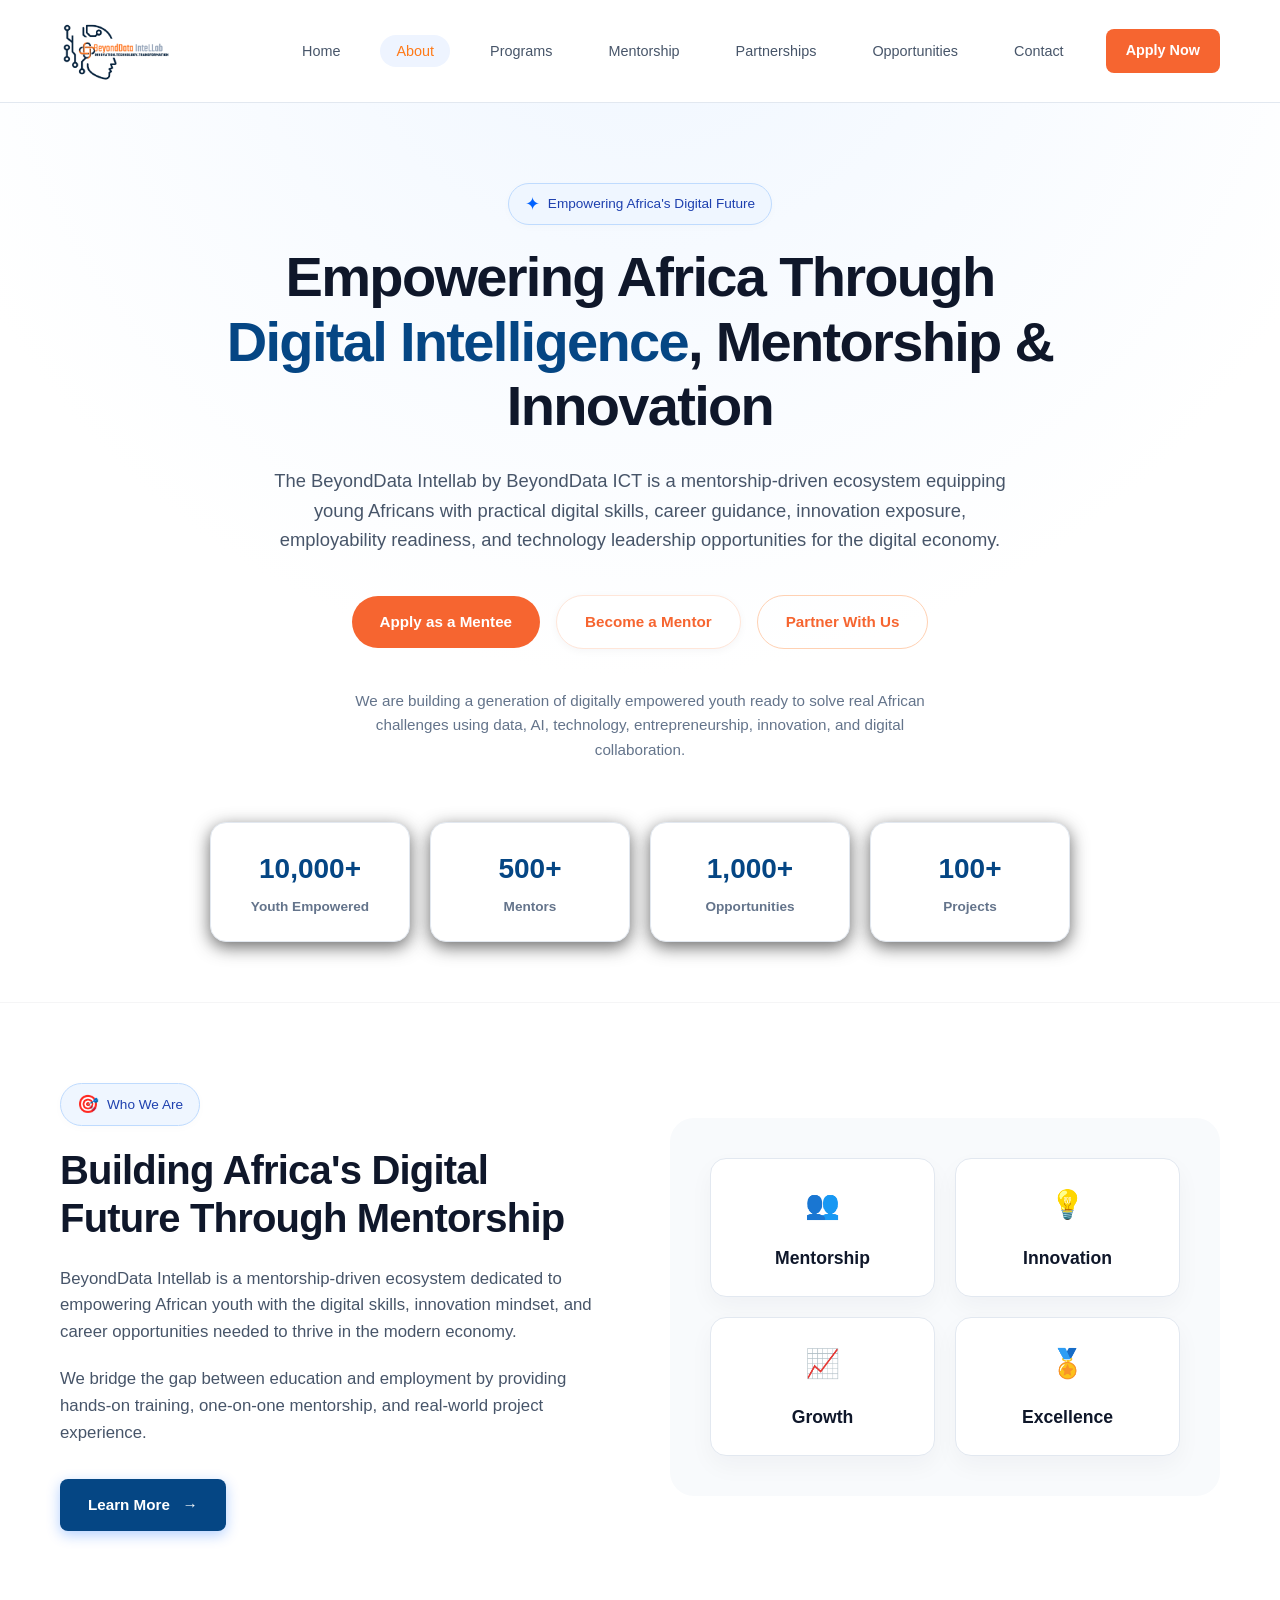
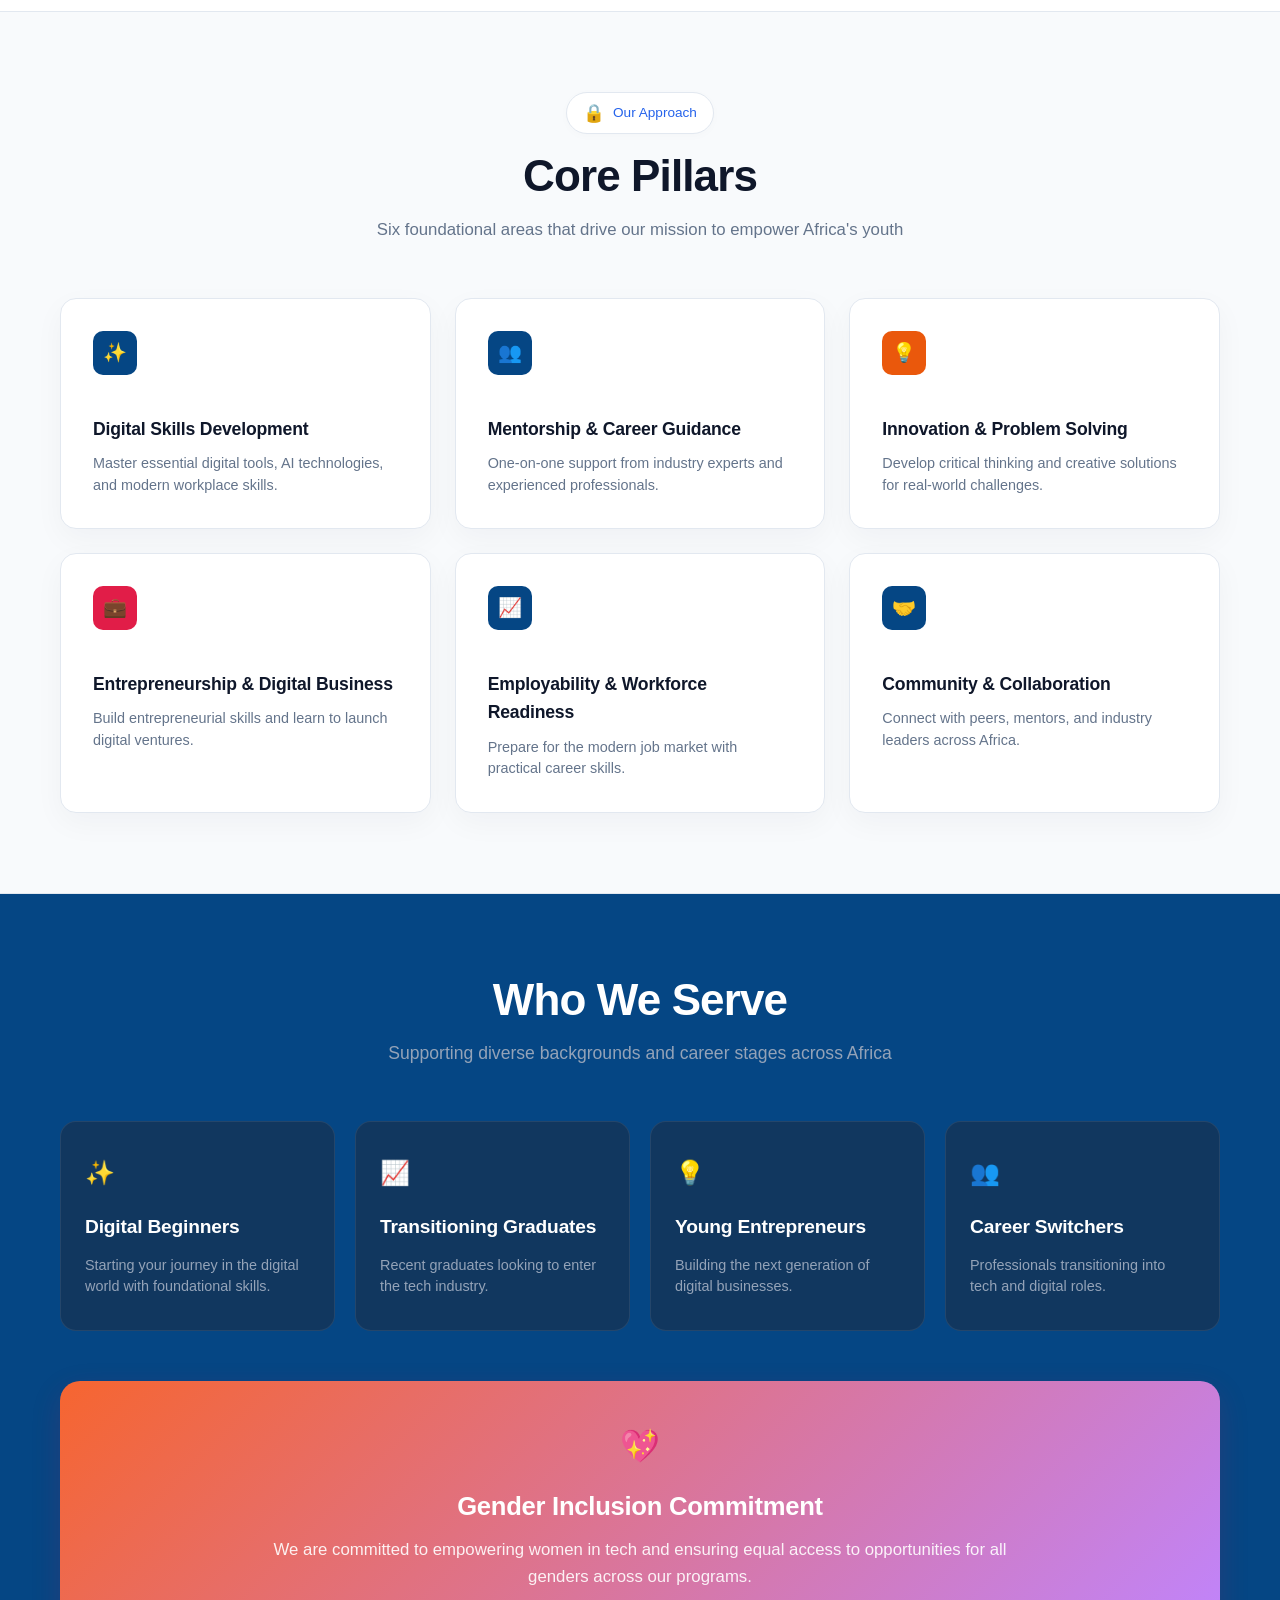
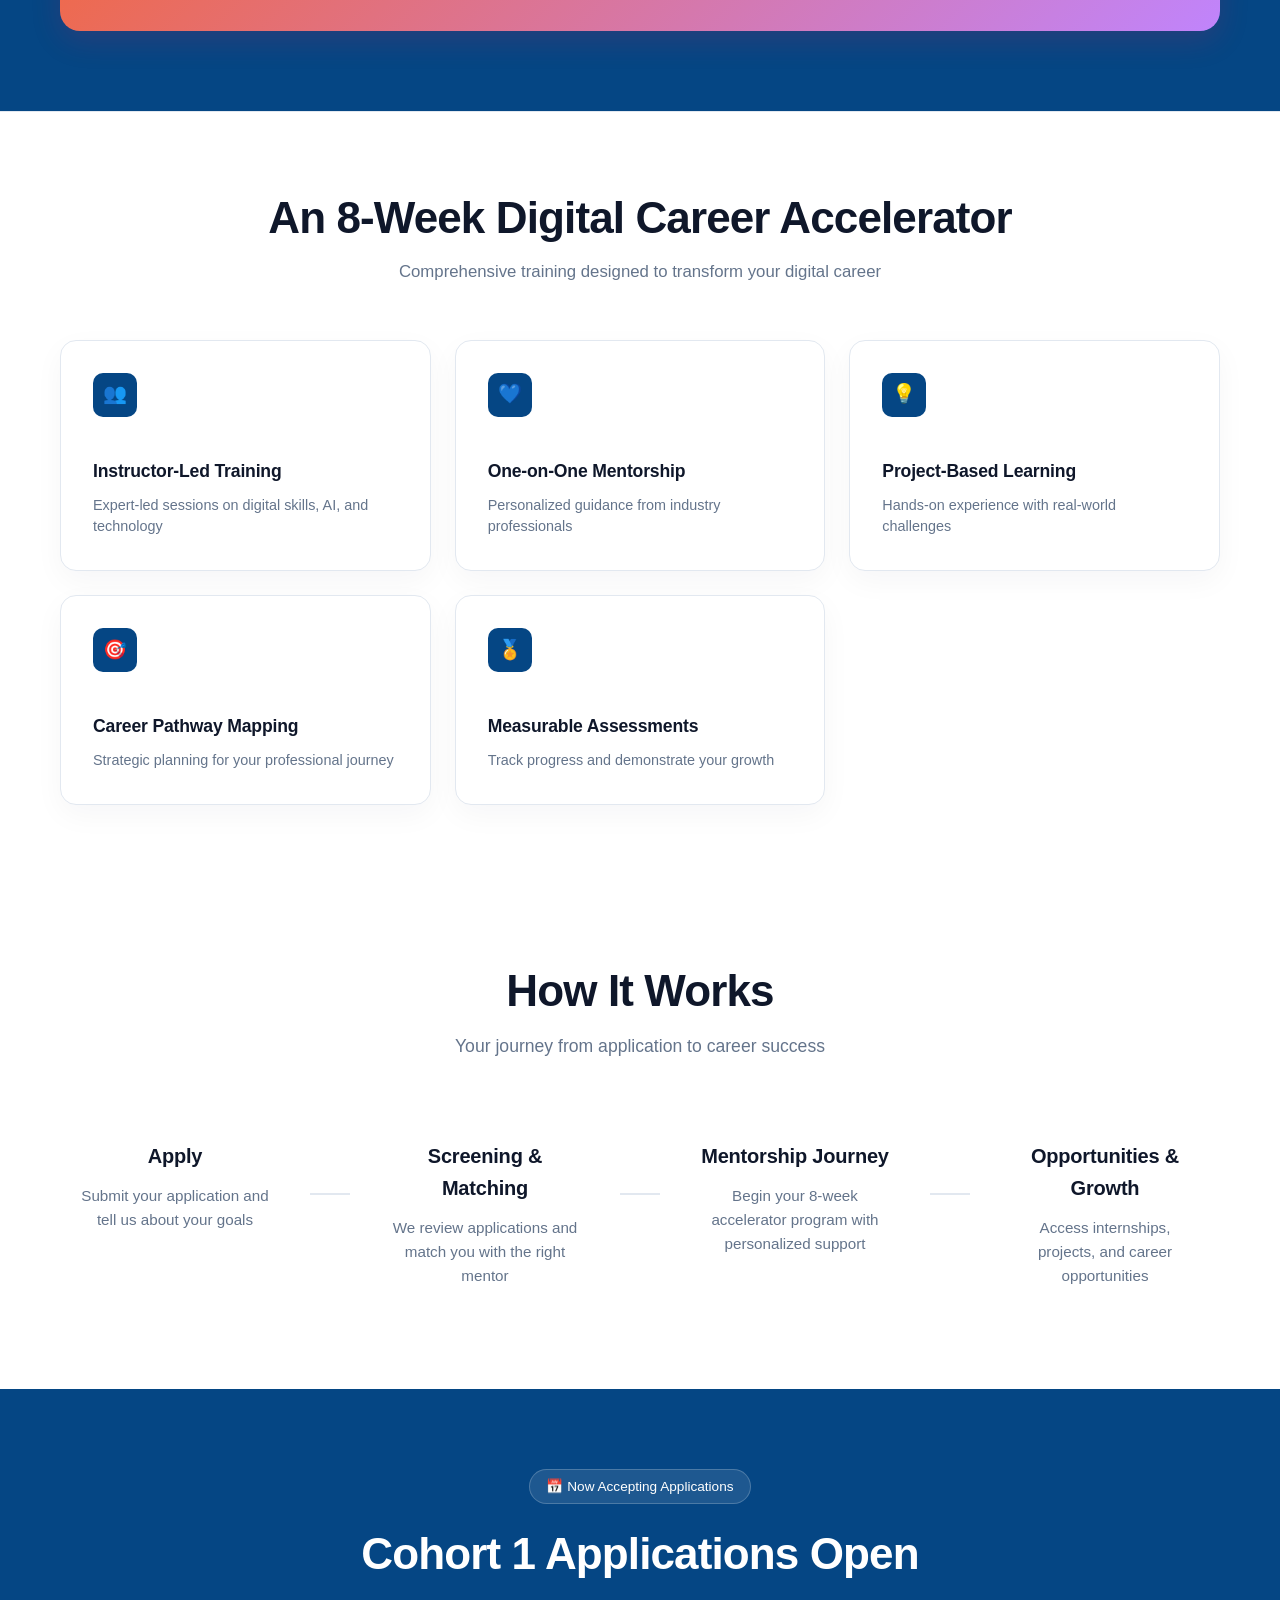
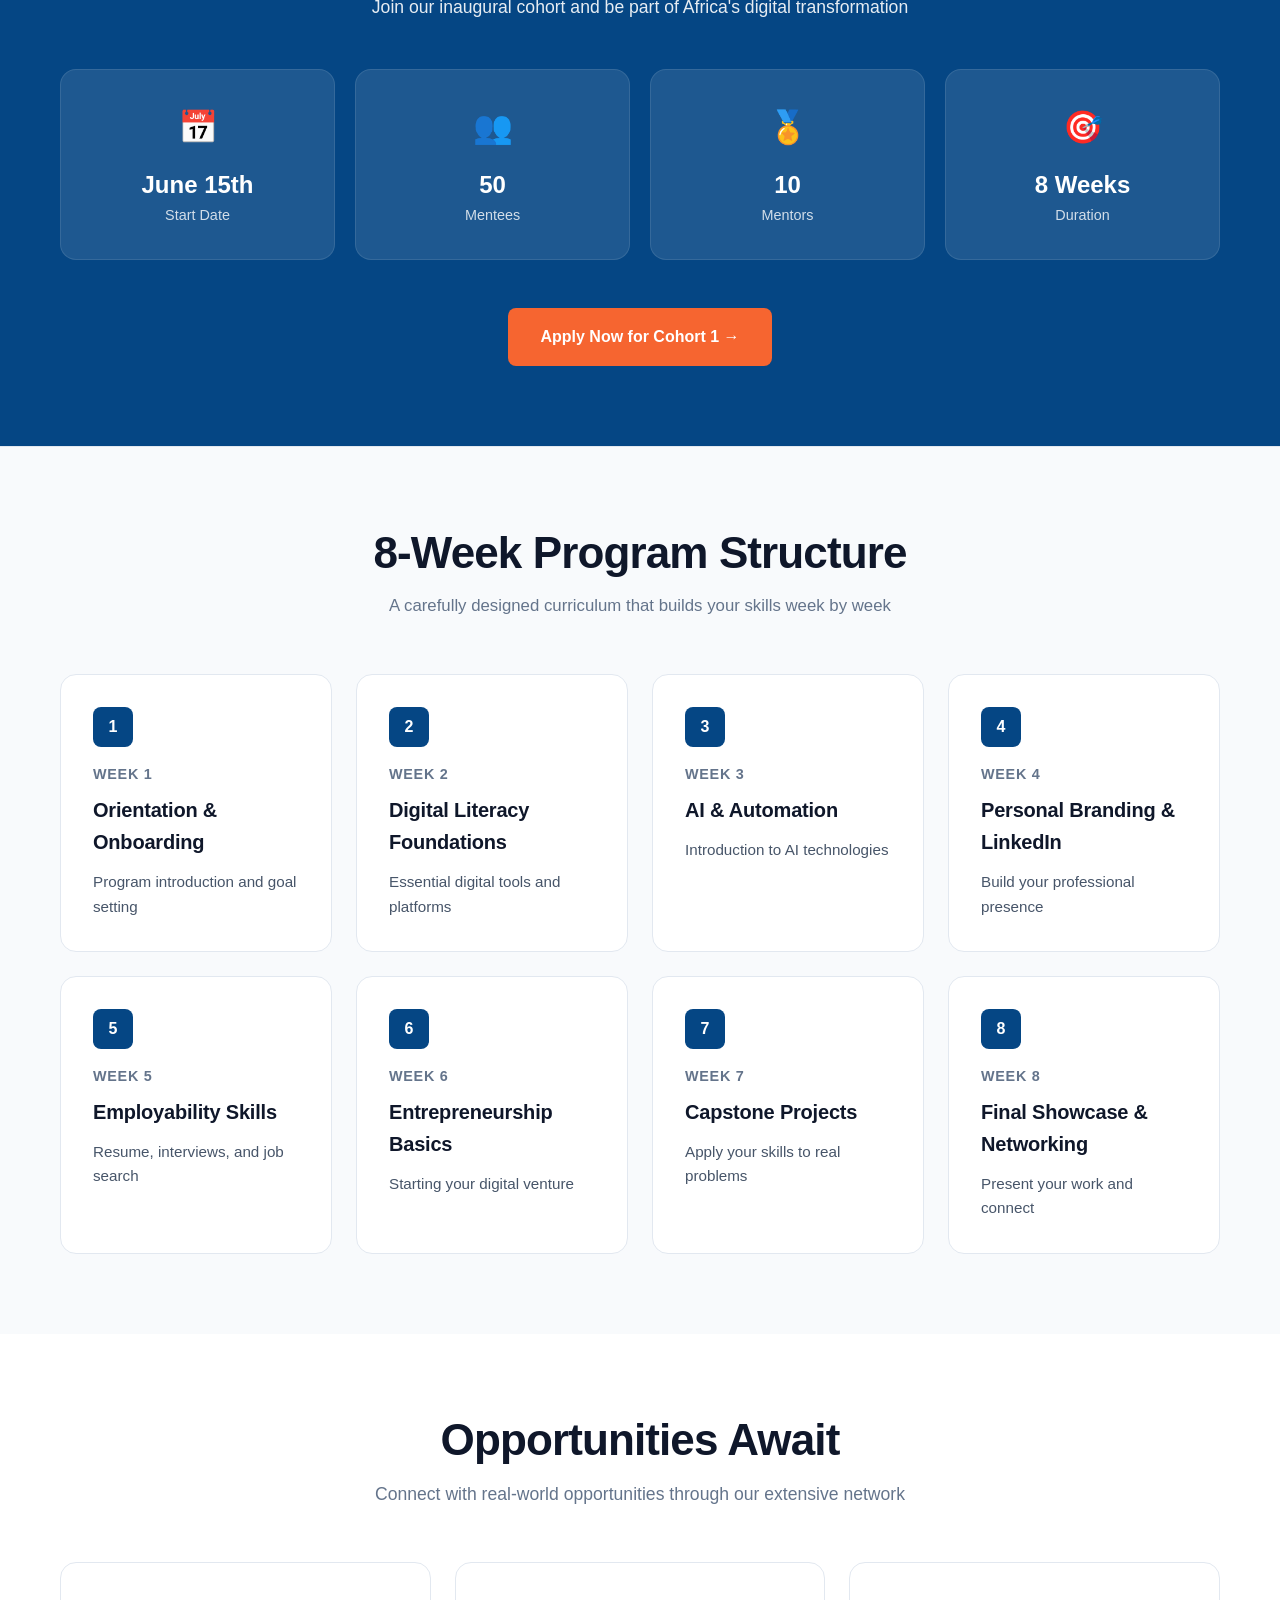
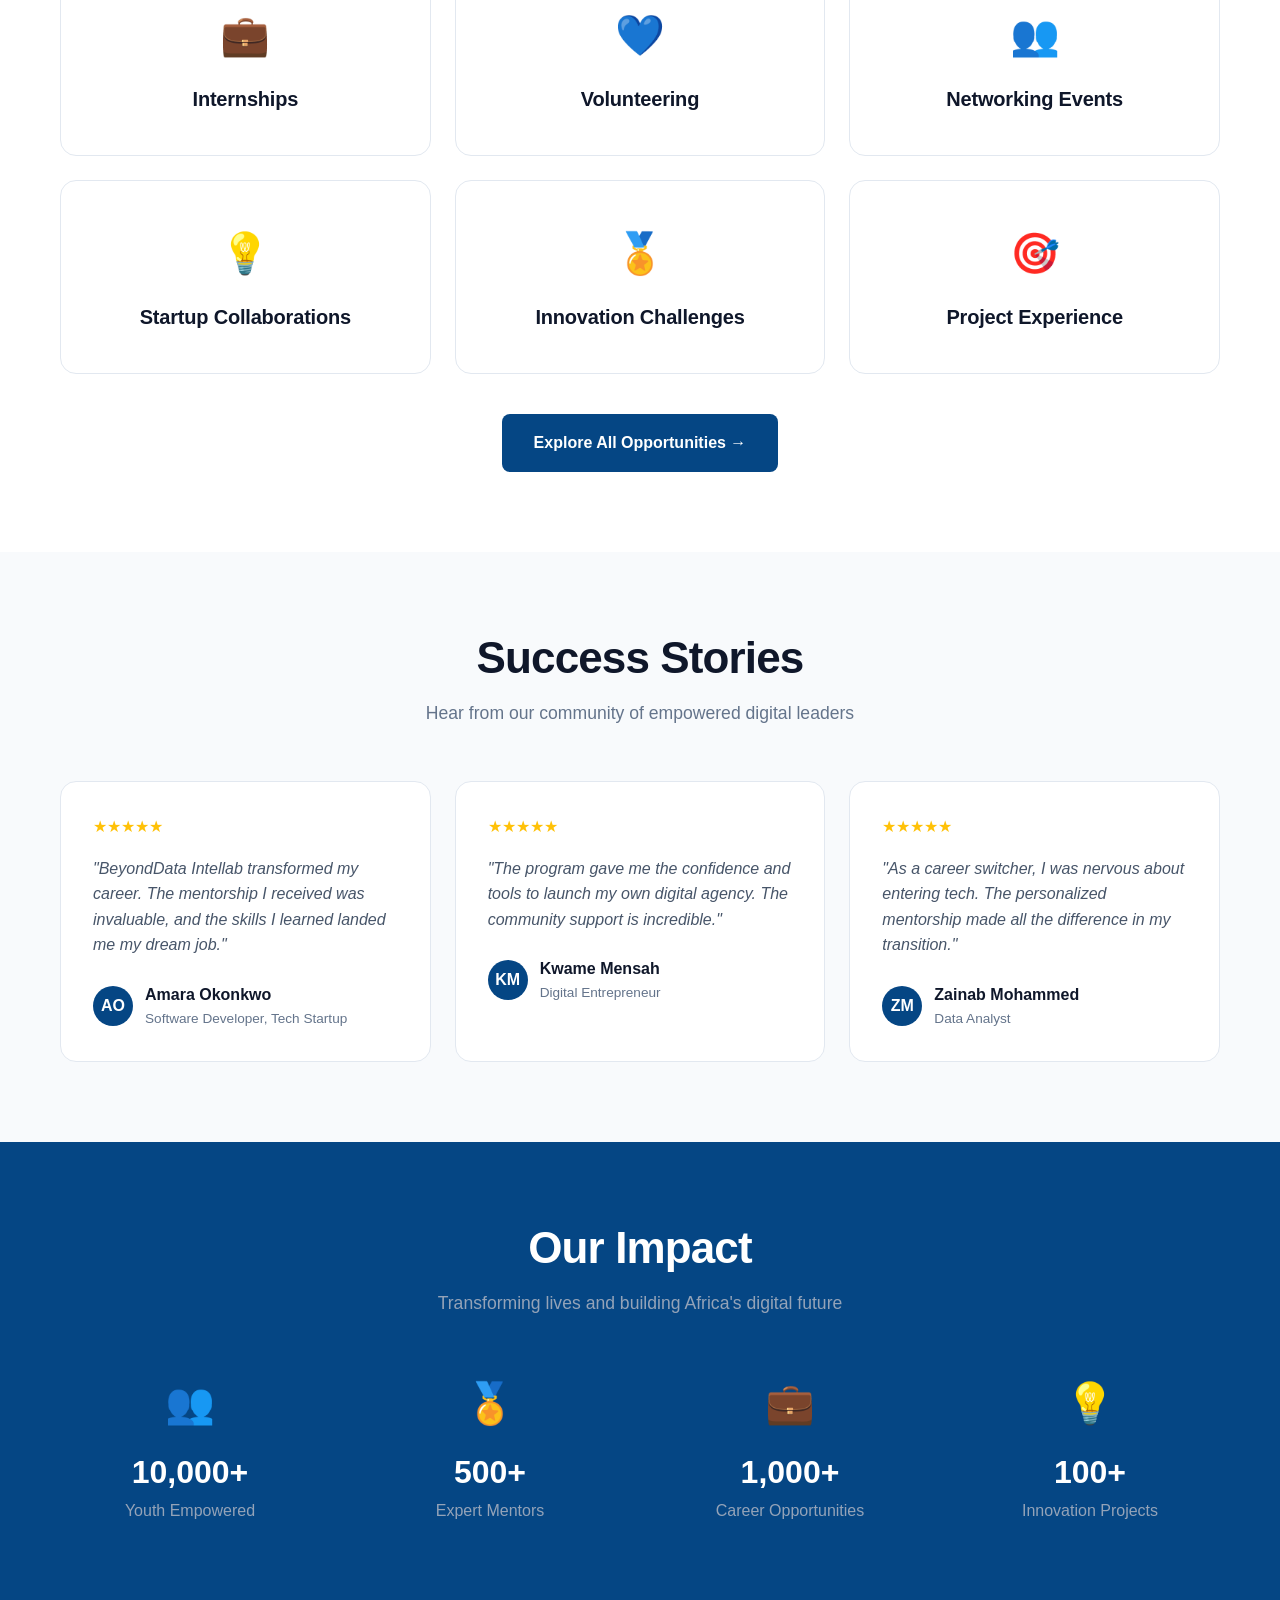
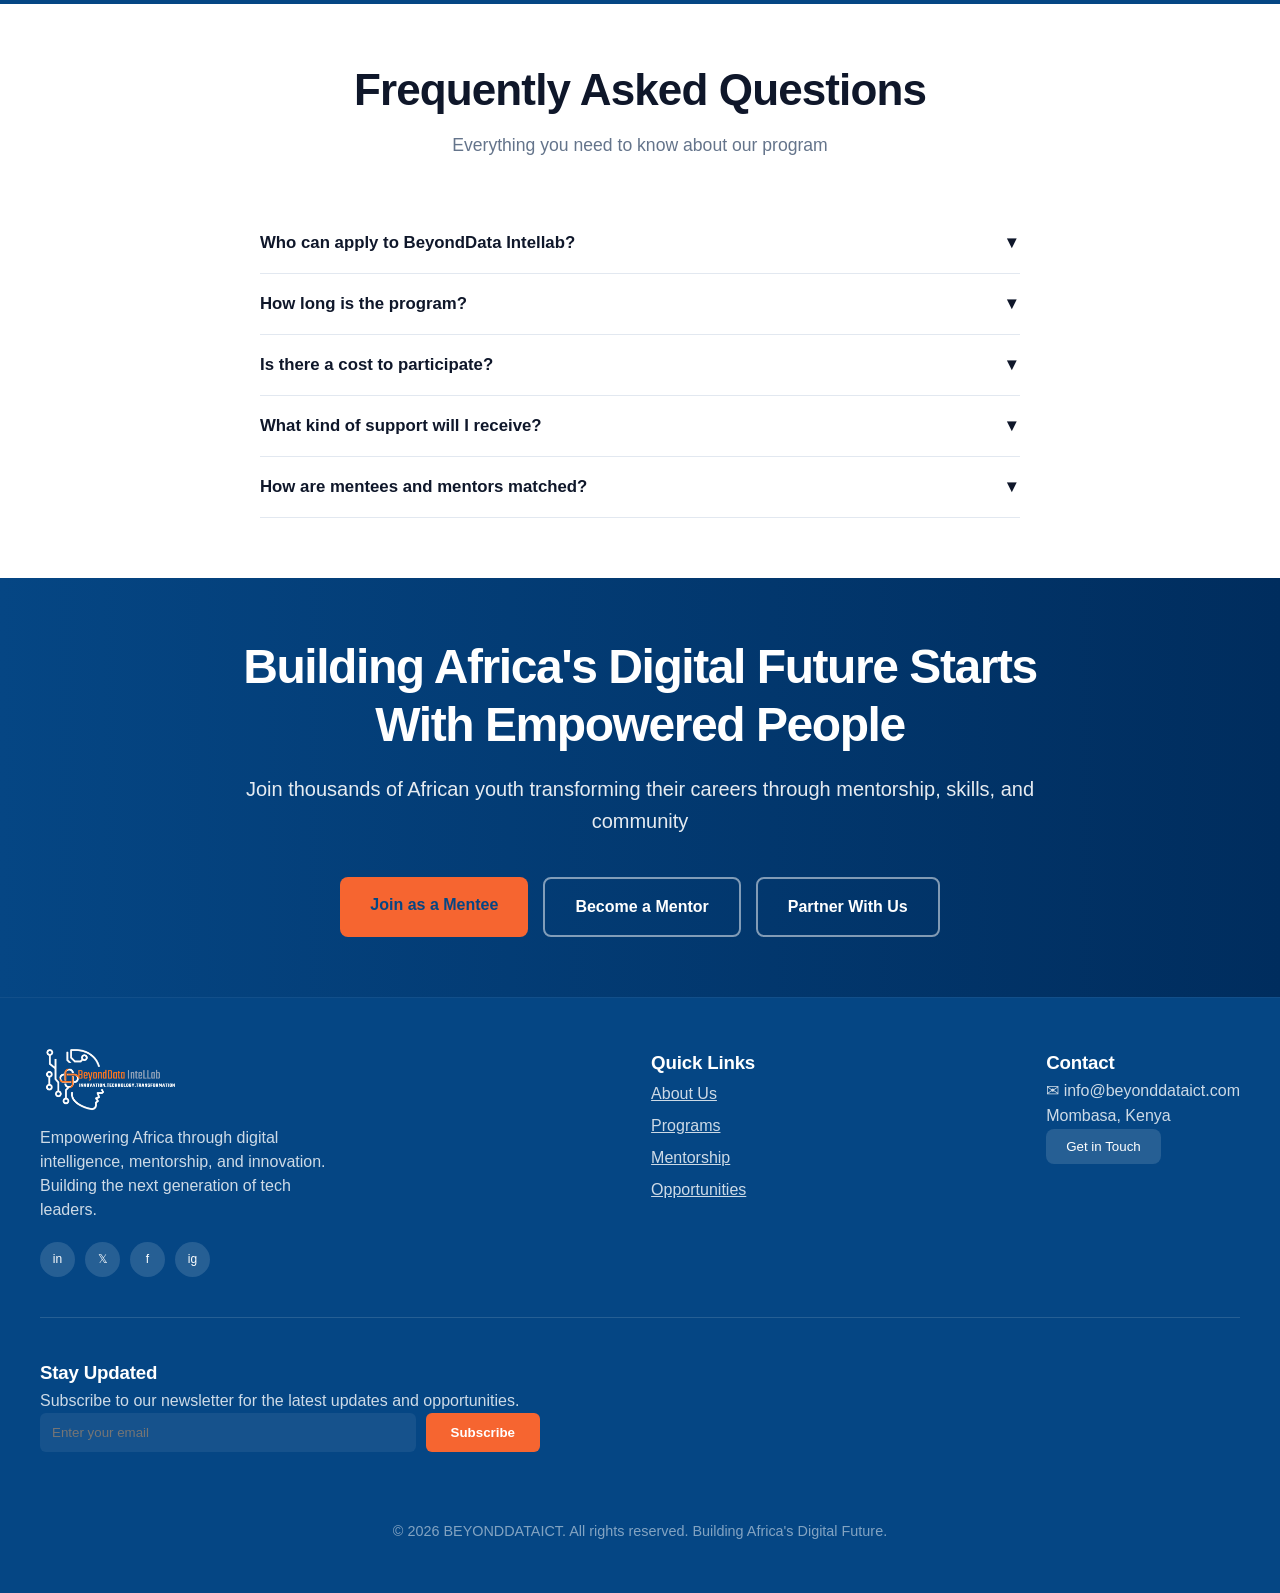
<file: index.html>
<!DOCTYPE html>
<html lang="en">

<head>
    <meta charset="UTF-8">
    <meta name="viewport" content="width=device-width, initial-scale=1.0">
    <title>BeyondData Intellab | Empowering Africa Through Digital Intelligence</title>
    <link rel="stylesheet" href="styles.css" class="css">
    <style>
        /* ===== RESET & BASE ===== */
        
        *,
        *::before,
        *::after {
            box-sizing: border-box;
            margin: 0;
            padding: 0;
        }
        
        body {
            font-family: sans-serif;
            color: #0F172A;
        }
        
        a {
            text-decoration: none;
        }
        
        img {
            max-width: 100%;
        }
        /* ===== CONTAINER ===== */
        
        .container {
            width: 100%;
            max-width: 1200px;
            margin: 0 auto;
            padding: 0 20px;
        }
        /* ===== GRID UTILITIES ===== */
        
        .grid-2 {
            display: grid;
            grid-template-columns: repeat(2, 1fr);
            gap: 40px;
        }
        
        .grid-3 {
            display: grid;
            grid-template-columns: repeat(3, 1fr);
            gap: 24px;
        }
        
        .grid-4 {
            display: grid;
            grid-template-columns: repeat(4, 1fr);
            gap: 20px;
        }
        /* ===== SECTION PADDING ===== */
        
        .section-padding {
            padding: 80px 0;
        }
        /* ===== NAVBAR ===== */
        
        .navbar {
            position: sticky;
            top: 0;
            z-index: 100;
            background: #fff;
            border-bottom: 1px solid #E2E8F0;
            padding: 16px 0;
        }
        
        .nav-container {
            display: flex;
            align-items: center;
            justify-content: space-between;
            gap: 16px;
        }
        
        .nav-links {
            display: flex;
            list-style: none;
            gap: 24px;
            align-items: center;
        }
        
        .nav-links a {
            color: #475569;
            font-size: 0.9rem;
            font-weight: 500;
            transition: color 0.2s;
        }
        
        .nav-links a:hover,
        .nav-links a.active {
            color: #FF7A18;
        }
        
        .btn-nav-apply {
            background: #FF7A18;
            color: #fff;
            padding: 10px 20px;
            border-radius: 8px;
            font-weight: 600;
            font-size: 0.9rem;
            white-space: nowrap;
            flex-shrink: 0;
        }
        /* Hamburger */
        
        .hamburger {
            display: none;
            flex-direction: column;
            gap: 5px;
            cursor: pointer;
            background: none;
            border: none;
            padding: 4px;
        }
        
        .hamburger span {
            display: block;
            width: 24px;
            height: 2px;
            background: #0F172A;
            border-radius: 2px;
            transition: all 0.3s;
        }
        
        .mobile-menu {
            display: none;
            flex-direction: column;
            gap: 0;
            background: #fff;
            border-top: 1px solid #E2E8F0;
            padding: 16px 20px;
        }
        
        .mobile-menu.open {
            display: flex;
        }
        
        .mobile-menu a {
            color: #475569;
            font-size: 0.95rem;
            font-weight: 500;
            padding: 12px 0;
            border-bottom: 1px solid #F1F5F9;
        }
        
        .mobile-menu .mobile-apply {
            background: #FF7A18;
            color: #fff;
            text-align: center;
            padding: 12px;
            border-radius: 8px;
            font-weight: 700;
            margin-top: 12px;
            border-bottom: none;
        }
        /* ===== HERO BADGE ===== */
        
        .hero-badge {
            display: inline-flex;
            align-items: center;
            gap: 8px;
            background: #EFF6FF;
            border: 1px solid #BFDBFE;
            color: #1E40AF;
            padding: 6px 16px;
            border-radius: 50px;
            font-size: 0.85rem;
            font-weight: 500;
            margin-bottom: 20px;
        }
        /* ===== BUTTONS ===== */
        
        .btn {
            display: inline-block;
            padding: 14px 28px;
            border-radius: 8px;
            font-weight: 600;
            font-size: 0.95rem;
            cursor: pointer;
            transition: opacity 0.2s;
        }
        
        .btn:hover {
            opacity: 0.88;
        }
        
        .btn-pill-gradient {
            background: linear-gradient(90deg, #FF7A18 0%, #FF9A4A 100%);
            color: #fff;
            border-radius: 50px;
            padding: 14px 28px;
        }
        
        .btn-pill-white {
            background: #fff;
            color: #FF7A18;
            border-radius: 50px;
            padding: 14px 28px;
            border: 1px solid #FFE6D9;
        }
        
        .btn-pill-outline {
            background: transparent;
            color: #FF7A18;
            border-radius: 50px;
            padding: 14px 28px;
            border: 1px solid #FFD1B3;
        }
        /* ===== STAT CARDS ===== */
        
        .stat-container-grid {
            display: grid;
            grid-template-columns: repeat(4, 1fr);
            gap: 20px;
        }
        
        .stat-metric-card {
            background: #fff;
            padding: 24px;
            border-radius: 16px;
            border: 1px solid #E2E8F0;
            text-align: center;
            box-shadow: 0 5px 17px rgba(51, 50, 50, 0.733);
        }
        
        .stat-number {
            font-size: 1.75rem;
            font-weight: 800;
            color: #0062FF;
        }
        
        .stat-label {
            font-size: 0.85rem;
            color: #64748B;
            margin-top: 4px;
        }
        /* ===== PILLAR CARDS ===== */
        
        .pillar-card {
            background: #fff;
            padding: 32px;
            border-radius: 16px;
            border: 1px solid #E2E8F0;
        }
        
        .pillar-card h3 {
            font-size: 1.1rem;
            font-weight: 700;
            margin: 16px 0 10px;
            color: #0F172A;
        }
        
        .pillar-card p {
            color: #64748B;
            font-size: 0.9rem;
            line-height: 1.5;
        }
        
        .pillar-icon-box {
            width: 44px;
            height: 44px;
            border-radius: 10px;
            display: flex;
            align-items: center;
            justify-content: center;
            font-size: 1.2rem;
            color: #fff;
        }
        /* ===== FAQ ===== */
        
        .faq-container {
            max-width: 800px;
            margin: 0 auto;
        }
        
        .faq-item {
            border-bottom: 1px solid #E2E8F0;
            padding: 20px 0;
        }
        
        .faq-question {
            width: 100%;
            display: flex;
            justify-content: space-between;
            align-items: center;
            background: none;
            border: none;
            font-size: 1.05rem;
            font-weight: 600;
            color: #0F172A;
            cursor: pointer;
            text-align: left;
            gap: 12px;
        }
        
        .faq-answer {
            display: none;
            padding-top: 15px;
            color: #475569;
            line-height: 1.6;
            font-size: 0.95rem;
        }
        /* ===== HOW IT WORKS ===== */
        
        .steps-row {
            display: flex;
            justify-content: space-between;
            align-items: flex-start;
            gap: 20px;
            flex-wrap: wrap;
        }
        
        .step-item {
            flex: 1;
            min-width: 160px;
            padding: 20px;
            text-align: center;
        }
        
        .step-divider {
            align-self: center;
            height: 2px;
            width: 40px;
            background: #E2E8F0;
            margin-bottom: 40px;
            flex-shrink: 0;
        }
        /* ===== FOOTER NEWSLETTER ===== */
        
        .newsletter-row {
            display: flex;
            gap: 10px;
            max-width: 500px;
        }
        
        .newsletter-row input {
            flex: 1;
            padding: 12px;
            border-radius: 6px;
            border: none;
            background: #ffffff11;
            color: white;
            min-width: 0;
        }
        
        .newsletter-row button {
            background: linear-gradient(to right, #ff7e5f, #feb47b);
            border: none;
            padding: 12px 25px;
            border-radius: 6px;
            color: white;
            font-weight: bold;
            cursor: pointer;
            white-space: nowrap;
        }
        /* ===== FOOTER GRID ===== */
        
        .footer-grid {
            display: flex;
            flex-wrap: wrap;
            justify-content: space-between;
            max-width: 1200px;
            margin: 0 auto;
            gap: 40px;
        }
        /* ===== CTA BUTTONS ROW ===== */
        
        .cta-buttons {
            display: flex;
            justify-content: center;
            gap: 15px;
            flex-wrap: wrap;
        }
        
        .cta-buttons a {
            padding: 15px 30px;
            text-decoration: none;
            border-radius: 8px;
            font-weight: bold;
            white-space: nowrap;
        }
        /* ===== HERO BUTTONS ===== */
        
        .hero-buttons {
            display: flex;
            gap: 16px;
            justify-content: center;
            align-items: center;
            margin-bottom: 40px;
            flex-wrap: wrap;
        }
        /* ===== OPPORTUNITY GRID ===== */
        
        .opportunity-grid {
            display: grid;
            grid-template-columns: repeat(auto-fit, minmax(300px, 1fr));
            gap: 24px;
            margin-bottom: 40px;
        }
        
        .opportunity-card {
            padding: 40px;
            border: 1px solid #E2E8F0;
            border-radius: 16px;
            text-align: center;
        }
        /* ===== TESTIMONIAL GRID ===== */
        
        .testimonial-grid {
            display: grid;
            grid-template-columns: repeat(auto-fit, minmax(300px, 1fr));
            gap: 24px;
        }
        /* ===== IMPACT GRID ===== */
        
        .impact-grid {
            display: grid;
            grid-template-columns: repeat(auto-fit, minmax(200px, 1fr));
            gap: 40px;
        }
        /* ===== WEEK GRID ===== */
        
        .week-grid {
            display: grid;
            grid-template-columns: repeat(auto-fit, minmax(250px, 1fr));
            gap: 24px;
        }
        /* ===== SOCIAL ICONS ===== */
        
        .social-icons {
            display: flex;
            gap: 10px;
            margin-top: 20px;
        }
        
        .social-icon {
            width: 35px;
            height: 35px;
            background: #ffffff22;
            border-radius: 50%;
            display: flex;
            align-items: center;
            justify-content: center;
            font-size: 0.75rem;
            color: #fff;
            flex-shrink: 0;
        }
        /* ===== RESPONSIVE BREAKPOINTS ===== */
        /* Tablet: 768px - 1024px */
        
        @media (max-width: 1024px) {
            .grid-4 {
                grid-template-columns: repeat(2, 1fr);
            }
            .stat-container-grid {
                grid-template-columns: repeat(2, 1fr);
            }
            .grid-3 {
                grid-template-columns: repeat(2, 1fr);
            }
            .nav-links {
                gap: 16px;
            }
        }
        /* Mobile: up to 768px */
        
        @media (max-width: 768px) {
            /* Nav */
            .nav-links {
                display: none;
            }
            .btn-nav-apply {
                display: none;
            }
            .hamburger {
                display: flex;
            }
            /* Grids */
            .grid-2 {
                grid-template-columns: 1fr;
                gap: 32px;
            }
            .grid-3 {
                grid-template-columns: 1fr;
            }
            .grid-4 {
                grid-template-columns: 1fr 1fr;
            }
            .stat-container-grid {
                grid-template-columns: 1fr 1fr;
            }
            /* Section padding */
            .section-padding {
                padding: 48px 0;
            }
            /* Hero */
            header {
                padding: 48px 0 40px !important;
            }
            header h1 {
                font-size: 2.2rem !important;
            }
            header p {
                font-size: 1rem !important;
            }
            /* Steps */
            .steps-row {
                flex-direction: column;
                align-items: center;
            }
            .step-divider {
                display: none;
            }
            .step-item {
                width: 100%;
                max-width: 340px;
            }
            /* Newsletter */
            .newsletter-row {
                flex-direction: column;
                max-width: 100%;
            }
            .newsletter-row input,
            .newsletter-row button {
                width: 100%;
            }
            /* Section headings */
            h2[style*="2.75rem"] {
                font-size: 2rem !important;
            }
            h1[style*="3.5rem"] {
                font-size: 2.2rem !important;
            }
            h1[style*="3rem"] {
                font-size: 2rem !important;
            }
            /* CTA buttons */
            .cta-buttons {
                flex-direction: column;
                align-items: center;
            }
            .cta-buttons a {
                width: 100%;
                max-width: 300px;
                text-align: center;
            }
            /* Hero buttons */
            .hero-buttons {
                flex-direction: column;
                align-items: center;
            }
            .hero-buttons a {
                width: 100%;
                max-width: 280px;
                text-align: center;
            }
            /* Cohort stats */
            .cohort-grid {
                grid-template-columns: 1fr 1fr !important;
            }
            /* Who we are icon grid */
            .who-grid {
                grid-template-columns: 1fr 1fr !important;
            }
            /* Footer */
            .footer-grid {
                flex-direction: column;
            }
            /* Who we serve grid */
            .serve-grid {
                grid-template-columns: 1fr !important;
            }
        }
        
        @media (max-width: 480px) {
            .grid-4 {
                grid-template-columns: 1fr;
            }
            .stat-container-grid {
                grid-template-columns: 1fr 1fr;
            }
            .cohort-grid {
                grid-template-columns: 1fr 1fr !important;
            }
            .who-grid {
                grid-template-columns: 1fr 1fr !important;
            }
            header h1 {
                font-size: 1.85rem !important;
            }
            h2[style*="2.75rem"] {
                font-size: 1.75rem !important;
            }
            .pillar-card {
                padding: 24px;
            }
            .opportunity-grid {
                grid-template-columns: 1fr;
            }
        }
    </style>
</head>

<body>

    <!-- NAVBAR -->
    <nav class="navbar">
        <div class="container nav-container">
            <a href="#" class="logo-block">
                <div class="logo-icon">
                    <img src="Beyonddata intellab logo-Photoroom.png" alt="BeyondData Intellab Logo">
                </div>

            </a>
            <ul class="nav-links">
                <li><a href="index.html">Home</a></li>
                <li><a href="about.html" class="active">About</a></li>
                <li><a href="programs.html">Programs</a></li>
                <li><a href="mentorship.html">Mentorship</a></li>
                <li>
                    <a href="partnershipform.html">Partnerships </a>
                </li>
                <li><a href="opportunities.html">Opportunities</a></li>
                <li><a href="contact.html">Contact</a></li>
            </ul>
            <a href="application.html" class="btn-nav-apply" style="background: #f66530; color: #FFFFFF;">Apply Now</a>
            <button class="hamburger" id="hamburger" aria-label="Toggle menu">
                <span></span><span></span><span></span>
            </button>
        </div>
        <div class="mobile-menu" id="mobileMenu">
            <a href="index.html">Home</a>
            <a href="about.html">About</a>
            <a href="programs.html">Programs</a>
            <a href="mentorship.html">Mentorship</a>
            <a href="opportunities.html">Opportunities</a>
            <a href="partnershipform.html">Partnerships</a>
            <a href="contact.html">Contact</a>
            <a href="application.html" class="mobile-apply" style="background: #f66530; color: #FFFFFF;">Apply Now</a>
        </div>
    </nav>

    <!-- HERO -->
    <header style="background: radial-gradient(circle at 50% -20%, #EFF6FF 0%, #FFFFFF 60%); padding: 80px 0 60px 0; text-align: center;">
        <div class="container" style="max-width: 900px;">
            <div class="hero-badge">
                <span>✦</span> Empowering Africa's Digital Future
            </div>
            <h1 style="font-size: 3.5rem; font-weight: 800; color: #0F172A; line-height: 1.15; letter-spacing: -0.03em; margin-bottom: 28px;">
                Empowering Africa Through <span style="color: #054684;">Digital Intelligence</span>, Mentorship & Innovation
            </h1>
            <p style="font-size: 1.15rem; color: #475569; max-width: 760px; margin: 0 auto 40px auto; line-height: 1.6;">
                The BeyondData Intellab by BeyondData ICT is a mentorship-driven ecosystem equipping young Africans with practical digital skills, career guidance, innovation exposure, employability readiness, and technology leadership opportunities for the digital economy.
            </p>
            <div class="hero-buttons">
                <a href="menteeAppform.html" class="btn btn-pill-gradient" style="background: #f66530; color: #FFFFFF;">Apply as a Mentee</a>
                <a href="mentorshipAppform.html" class="btn btn-pill-white" style="color: #f66530;">Become a Mentor</a>
                <a href="partnershipform.html" class="btn btn-pill-outline" style="color: #f66530;">Partner With Us</a>
            </div>
            <p style="font-size: 0.95rem; color: #64748B; max-width: 600px; margin: 0 auto 60px auto;">
                We are building a generation of digitally empowered youth ready to solve real African challenges using data, AI, technology, entrepreneurship, innovation, and digital collaboration.
            </p>
            <div class="stat-container-grid">
                <div class="stat-metric-card">
                    <div class="stat-number" style="color:#054684">10,000+</div>
                    <div class="stat-label">Youth Empowered</div>
                </div>
                <div class="stat-metric-card">
                    <div class="stat-number" style="color:#054684">500+</div>
                    <div class="stat-label">Mentors</div>
                </div>
                <div class="stat-metric-card">
                    <div class="stat-number" style="color:#054684">1,000+</div>
                    <div class="stat-label">Opportunities</div>
                </div>
                <div class="stat-metric-card">
                    <div class="stat-number" style="color:#054684">100+</div>
                    <div class="stat-label">Projects</div>
                </div>
            </div>
        </div>
    </header>

    <!-- WHO WE ARE -->
    <section class="section-padding" style="background: #FFFFFF; border-top: 1px solid rgba(15,23,42,0.04);">
        <div class="container grid-2" style="align-items: center; gap: 60px;">
            <div>
                <div class="hero-badge" style="background: #EFF6FF; border: 1px solid #BFDBFE; color: #1E40AF; margin-bottom: 20px;">
                    <span style="color: #2563EB;">🎯</span> Who We Are
                </div>
                <h2 style="font-size: 2.5rem; font-weight: 800; color: #0F172A; line-height: 1.2; margin-bottom: 24px; letter-spacing: -0.02em;">
                    Building Africa's Digital Future Through Mentorship
                </h2>
                <p style="font-size: 1.05rem; color: #475569; margin-bottom: 20px; line-height: 1.6;">
                    BeyondData Intellab is a mentorship-driven ecosystem dedicated to empowering African youth with the digital skills, innovation mindset, and career opportunities needed to thrive in the modern economy.
                </p>
                <p style="font-size: 1.05rem; color: #475569; margin-bottom: 32px; line-height: 1.6;">
                    We bridge the gap between education and employment by providing hands-on training, one-on-one mentorship, and real-world project experience.
                </p>
                <a href="about.html" class="btn" style="background: #054684; color: #FFFFFF; border-radius: 8px; padding: 14px 28px; font-weight: 600; font-size: 0.95rem; box-shadow: 0 4px 14px rgba(0, 98, 255, 0.3);">
                    Learn More &nbsp; →
                </a>
            </div>
            <div style="background: #F8FAFC; padding: 40px; border-radius: 24px; display: grid; grid-template-columns: repeat(2, 1fr); gap: 20px;" class="who-grid">
                <div class="stat-metric-card" style="box-shadow: 0 10px 25px rgba(15,23,42,0.04); border-radius: 16px; padding: 24px;">
                    <div style="color: #054684; font-size: 1.75rem; margin-bottom: 16px;">👥</div>
                    <h4 style="font-size: 1.1rem; font-weight: 700; color: #0F172A;">Mentorship</h4>
                </div>
                <div class="stat-metric-card" style="box-shadow: 0 10px 25px rgba(15,23,42,0.04); border-radius: 16px; padding: 24px;">
                    <div style="color: #054684; font-size: 1.75rem; margin-bottom: 16px;">💡</div>
                    <h4 style="font-size: 1.1rem; font-weight: 700; color: #0F172A;">Innovation</h4>
                </div>
                <div class="stat-metric-card" style="box-shadow: 0 10px 25px rgba(15,23,42,0.04); border-radius: 16px; padding: 24px;">
                    <div style="color: #F97316; font-size: 1.75rem; margin-bottom: 16px;">📈</div>
                    <h4 style="font-size: 1.1rem; font-weight: 700; color: #0F172A;">Growth</h4>
                </div>
                <div class="stat-metric-card" style="box-shadow: 0 10px 25px rgba(15,23,42,0.04); border-radius: 16px; padding: 24px;">
                    <div style="color: #E11D48; font-size: 1.75rem; margin-bottom: 16px;">🏅</div>
                    <h4 style="font-size: 1.1rem; font-weight: 700; color: #0F172A;">Excellence</h4>
                </div>
            </div>
        </div>
    </section>

    <!-- CORE PILLARS -->
    <section class="section-padding" style="background: #F8FAFC; border-top: 1px solid #E2E8F0; border-bottom: 1px solid #E2E8F0;">
        <div class="container">
            <div style="text-align: center; margin-bottom: 54px;">
                <div class="hero-badge" style="background: #FFFFFF; border: 1px solid #E2E8F0; color: #2563EB; margin-bottom: 16px;">
                    <span>🔒</span> Our Approach
                </div>
                <h2 style="font-size: 2.75rem; font-weight: 800; color: #0F172A; margin-bottom: 14px; letter-spacing: -0.02em;">Core Pillars</h2>
                <p style="font-size: 1.05rem; color: #64748B; max-width: 620px; margin: 0 auto;">
                    Six foundational areas that drive our mission to empower Africa's youth
                </p>
            </div>
            <div class="grid-3">
                <div class="pillar-card">
                    <div class="pillar-icon-box" style="background: #054684;">✨</div>
                    <h3>Digital Skills Development</h3>
                    <p>Master essential digital tools, AI technologies, and modern workplace skills.</p>
                </div>
                <div class="pillar-card">
                    <div class="pillar-icon-box" style="background: #054684;">👥</div>
                    <h3>Mentorship & Career Guidance</h3>
                    <p>One-on-one support from industry experts and experienced professionals.</p>
                </div>
                <div class="pillar-card">
                    <div class="pillar-icon-box" style="background: #EA580C;">💡</div>
                    <h3>Innovation & Problem Solving</h3>
                    <p>Develop critical thinking and creative solutions for real-world challenges.</p>
                </div>
                <div class="pillar-card">
                    <div class="pillar-icon-box" style="background: #E11D48;">💼</div>
                    <h3>Entrepreneurship & Digital Business</h3>
                    <p>Build entrepreneurial skills and learn to launch digital ventures.</p>
                </div>
                <div class="pillar-card">
                    <div class="pillar-icon-box" style="background: #054684;">📈</div>
                    <h3>Employability & Workforce Readiness</h3>
                    <p>Prepare for the modern job market with practical career skills.</p>
                </div>
                <div class="pillar-card">
                    <div class="pillar-icon-box" style="background: #054684;">🤝</div>
                    <h3>Community & Collaboration</h3>
                    <p>Connect with peers, mentors, and industry leaders across Africa.</p>
                </div>
            </div>
        </div>
    </section>

    <!-- WHO WE SERVE -->
    <section class="section-padding" style="background: #054684; color: #FFFFFF;">
        <div class="container">
            <div style="text-align: center; margin-bottom: 54px;">
                <h2 style="font-size: 2.75rem; font-weight: 800; color: #FFFFFF; margin-bottom: 12px; letter-spacing: -0.02em;">Who We Serve</h2>
                <p style="font-size: 1.1rem; color: #94A3B8; max-width: 600px; margin: 0 auto;">
                    Supporting diverse backgrounds and career stages across Africa
                </p>
            </div>
            <div class="grid-4 serve-grid" style="margin-bottom: 50px;">
                <div style="background: rgba(30, 41, 59, 0.5); border: 1px solid rgba(255, 255, 255, 0.08); padding: 32px 24px; border-radius: 16px;">
                    <div style="color: #38BDF8; font-size: 1.5rem; margin-bottom: 20px;">✨</div>
                    <h3 style="color: #FFFFFF; font-size: 1.2rem; font-weight: 700; margin-bottom: 12px;">Digital Beginners</h3>
                    <p style="color: #94A3B8; font-size: 0.9rem; line-height: 1.5;">Starting your journey in the digital world with foundational skills.</p>
                </div>
                <div style="background: rgba(30, 41, 59, 0.5); border: 1px solid rgba(255, 255, 255, 0.08); padding: 32px 24px; border-radius: 16px;">
                    <div style="color: #38BDF8; font-size: 1.5rem; margin-bottom: 20px;">📈</div>
                    <h3 style="color: #FFFFFF; font-size: 1.2rem; font-weight: 700; margin-bottom: 12px;">Transitioning Graduates</h3>
                    <p style="color: #94A3B8; font-size: 0.9rem; line-height: 1.5;">Recent graduates looking to enter the tech industry.</p>
                </div>
                <div style="background: rgba(30, 41, 59, 0.5); border: 1px solid rgba(255, 255, 255, 0.08); padding: 32px 24px; border-radius: 16px;">
                    <div style="color: #38BDF8; font-size: 1.5rem; margin-bottom: 20px;">💡</div>
                    <h3 style="color: #FFFFFF; font-size: 1.2rem; font-weight: 700; margin-bottom: 12px;">Young Entrepreneurs</h3>
                    <p style="color: #94A3B8; font-size: 0.9rem; line-height: 1.5;">Building the next generation of digital businesses.</p>
                </div>
                <div style="background: rgba(30, 41, 59, 0.5); border: 1px solid rgba(255, 255, 255, 0.08); padding: 32px 24px; border-radius: 16px;">
                    <div style="color: #38BDF8; font-size: 1.5rem; margin-bottom: 20px;">👥</div>
                    <h3 style="color: #FFFFFF; font-size: 1.2rem; font-weight: 700; margin-bottom: 12px;">Career Switchers</h3>
                    <p style="color: #94A3B8; font-size: 0.9rem; line-height: 1.5;">Professionals transitioning into tech and digital roles.</p>
                </div>
            </div>
            <div style="background: linear-gradient(135deg, #f66530 0%, #C084FC 100%); padding: 40px; border-radius: 20px; text-align: center; box-shadow: 0 10px 30px rgba(225, 29, 72, 0.15);">
                <div style="font-size: 2rem; margin-bottom: 14px;">💖</div>
                <h3 style="font-size: 1.6rem; font-weight: 800; color: #FFFFFF; margin-bottom: 10px; letter-spacing: -0.01em;">Gender Inclusion Commitment</h3>
                <p style="color: rgba(255, 255, 255, 0.9); font-size: 1.05rem; max-width: 780px; margin: 0 auto; line-height: 1.6;">
                    We are committed to empowering women in tech and ensuring equal access to opportunities for all genders across our programs.
                </p>
            </div>
        </div>
    </section>

    <!-- 8-WEEK ACCELERATOR FEATURES -->
    <section class="section-padding" style="background: #FFFFFF; border-top: 1px solid #E2E8F0;">
        <div class="container">
            <div style="text-align: center; margin-bottom: 54px;">
                <h2 style="font-size: 2.75rem; font-weight: 800; color: #0F172A; margin-bottom: 14px; letter-spacing: -0.02em;">An 8-Week Digital Career Accelerator</h2>
                <p style="font-size: 1.05rem; color: #64748B; max-width: 620px; margin: 0 auto;">
                    Comprehensive training designed to transform your digital career
                </p>
            </div>
            <div class="grid-3" style="gap: 24px;">
                <div class="pillar-card">
                    <div class="pillar-icon-box" style="background: #054684;">👥</div>
                    <h3>Instructor-Led Training</h3>
                    <p>Expert-led sessions on digital skills, AI, and technology</p>
                </div>
                <div class="pillar-card">
                    <div class="pillar-icon-box" style="background: #054684;">💙</div>
                    <h3>One-on-One Mentorship</h3>
                    <p>Personalized guidance from industry professionals</p>
                </div>
                <div class="pillar-card">
                    <div class="pillar-icon-box" style="background: #054684;">💡</div>
                    <h3>Project-Based Learning</h3>
                    <p>Hands-on experience with real-world challenges</p>
                </div>
                <div class="pillar-card">
                    <div class="pillar-icon-box" style="background: #054684;">🎯</div>
                    <h3>Career Pathway Mapping</h3>
                    <p>Strategic planning for your professional journey</p>
                </div>
                <div class="pillar-card">
                    <div class="pillar-icon-box" style="background: #054684;">🏅</div>
                    <h3>Measurable Assessments</h3>
                    <p>Track progress and demonstrate your growth</p>
                </div>
            </div>
        </div>
    </section>

    <!-- HOW IT WORKS -->
    <section class="section-padding" style="background: #FFFFFF;">
        <div class="container" style="text-align: center;">
            <div style="margin-bottom: 60px;">
                <h2 style="font-size: 2.75rem; font-weight: 800; color: #0F172A; margin-bottom: 14px;">How It Works</h2>
                <p style="font-size: 1.1rem; color: #64748B;">Your journey from application to career success</p>
            </div>
            <div class="steps-row">
                <div class="step-item">
                    <h3 style="font-size: 1.25rem; margin-bottom: 12px; color: #0F172A;">Apply</h3>
                    <p style="color: #64748B; font-size: 0.95rem;">Submit your application and tell us about your goals</p>
                </div>
                <div class="step-divider"></div>
                <div class="step-item">
                    <h3 style="font-size: 1.25rem; margin-bottom: 12px; color: #0F172A;">Screening & Matching</h3>
                    <p style="color: #64748B; font-size: 0.95rem;">We review applications and match you with the right mentor</p>
                </div>
                <div class="step-divider"></div>
                <div class="step-item">
                    <h3 style="font-size: 1.25rem; margin-bottom: 12px; color: #0F172A;">Mentorship Journey</h3>
                    <p style="color: #64748B; font-size: 0.95rem;">Begin your 8-week accelerator program with personalized support</p>
                </div>
                <div class="step-divider"></div>
                <div class="step-item">
                    <h3 style="font-size: 1.25rem; margin-bottom: 12px; color: #0F172A;">Opportunities & Growth</h3>
                    <p style="color: #64748B; font-size: 0.95rem;">Access internships, projects, and career opportunities</p>
                </div>
            </div>
        </div>
    </section>

    <!-- COHORT 1 -->
    <section class="section-padding" style="background: #054684; color: #FFFFFF; text-align: center;">
        <div class="container">
            <div style="background: rgba(255,255,255,0.1); display: inline-block; padding: 6px 16px; border-radius: 50px; font-size: 0.85rem; margin-bottom: 24px; border: 1px solid rgba(255,255,255,0.2);">
                📅 Now Accepting Applications
            </div>
            <h2 style="font-size: 2.75rem; font-weight: 800; margin-bottom: 12px; color: #FFFFFF;">Cohort 1 Applications Open</h2>
            <p style="font-size: 1.1rem; opacity: 0.9; margin-bottom: 48px; max-width: 600px; margin-left: auto; margin-right: auto;">
                Join our inaugural cohort and be part of Africa's digital transformation
            </p>
            <div class="grid-4 cohort-grid" style="gap: 20px; margin-bottom: 48px;">
                <div style="background: rgba(255,255,255,0.1); padding: 32px; border-radius: 16px; border: 1px solid rgba(255,255,255,0.1);">
                    <div style="font-size: 2rem; margin-bottom: 12px;">📅</div>
                    <div style="font-size: 1.5rem; font-weight: 700;">June 15th</div>
                    <div style="font-size: 0.9rem; opacity: 0.8;">Start Date</div>
                </div>
                <div style="background: rgba(255,255,255,0.1); padding: 32px; border-radius: 16px; border: 1px solid rgba(255,255,255,0.1);">
                    <div style="font-size: 2rem; margin-bottom: 12px;">👥</div>
                    <div style="font-size: 1.5rem; font-weight: 700;">50</div>
                    <div style="font-size: 0.9rem; opacity: 0.8;">Mentees</div>
                </div>
                <div style="background: rgba(255,255,255,0.1); padding: 32px; border-radius: 16px; border: 1px solid rgba(255,255,255,0.1);">
                    <div style="font-size: 2rem; margin-bottom: 12px;">🏅</div>
                    <div style="font-size: 1.5rem; font-weight: 700;">10</div>
                    <div style="font-size: 0.9rem; opacity: 0.8;">Mentors</div>
                </div>
                <div style="background: rgba(255,255,255,0.1); padding: 32px; border-radius: 16px; border: 1px solid rgba(255,255,255,0.1);">
                    <div style="font-size: 2rem; margin-bottom: 12px;">🎯</div>
                    <div style="font-size: 1.5rem; font-weight: 700;">8 Weeks</div>
                    <div style="font-size: 0.9rem; opacity: 0.8;">Duration</div>
                </div>
            </div>
            <a href="application.html" style="background:  #f66530; color: #FFFFFF; padding: 16px 32px; border-radius: 8px; font-weight: 700; text-decoration: none; display: inline-block;">
                Apply Now for Cohort 1 &rarr;
            </a>
        </div>
    </section>

    <!-- 8-WEEK PROGRAM STRUCTURE -->
    <section class="section-padding" style="background: #F8FAFC; border-top: 1px solid #E2E8F0;">
        <div class="container">
            <div style="text-align: center; margin-bottom: 54px;">
                <h2 style="font-size: 2.75rem; font-weight: 800; color: #0F172A; margin-bottom: 14px; letter-spacing: -0.02em;">8-Week Program Structure</h2>
                <p style="font-size: 1.05rem; color: #64748B; max-width: 620px; margin: 0 auto;">
                    A carefully designed curriculum that builds your skills week by week
                </p>
            </div>
            <div class="week-grid">
                <div style="background: #FFFFFF; padding: 32px; border-radius: 16px; border: 1px solid #E2E8F0;">
                    <div style="background: #054684; color: white; width: 40px; height: 40px; display: flex; align-items: center; justify-content: center; border-radius: 8px; font-weight: 700; margin-bottom: 16px;">1</div>
                    <h4 style="font-size: 0.9rem; color: #64748B; margin-bottom: 8px; text-transform: uppercase; letter-spacing: 0.05em;">Week 1</h4>
                    <h3 style="font-size: 1.25rem; font-weight: 700; margin-bottom: 12px; color: #0F172A;">Orientation & Onboarding</h3>
                    <p style="color: #475569; font-size: 0.95rem;">Program introduction and goal setting</p>
                </div>
                <div style="background: #FFFFFF; padding: 32px; border-radius: 16px; border: 1px solid #E2E8F0;">
                    <div style="background: #054684; color: white; width: 40px; height: 40px; display: flex; align-items: center; justify-content: center; border-radius: 8px; font-weight: 700; margin-bottom: 16px;">2</div>
                    <h4 style="font-size: 0.9rem; color: #64748B; margin-bottom: 8px; text-transform: uppercase; letter-spacing: 0.05em;">Week 2</h4>
                    <h3 style="font-size: 1.25rem; font-weight: 700; margin-bottom: 12px; color: #0F172A;">Digital Literacy Foundations</h3>
                    <p style="color: #475569; font-size: 0.95rem;">Essential digital tools and platforms</p>
                </div>
                <div style="background: #FFFFFF; padding: 32px; border-radius: 16px; border: 1px solid #E2E8F0;">
                    <div style="background: #054684; color: white; width: 40px; height: 40px; display: flex; align-items: center; justify-content: center; border-radius: 8px; font-weight: 700; margin-bottom: 16px;">3</div>
                    <h4 style="font-size: 0.9rem; color: #64748B; margin-bottom: 8px; text-transform: uppercase; letter-spacing: 0.05em;">Week 3</h4>
                    <h3 style="font-size: 1.25rem; font-weight: 700; margin-bottom: 12px; color: #0F172A;">AI & Automation</h3>
                    <p style="color: #475569; font-size: 0.95rem;">Introduction to AI technologies</p>
                </div>
                <div style="background: #FFFFFF; padding: 32px; border-radius: 16px; border: 1px solid #E2E8F0;">
                    <div style="background: #054684; color: white; width: 40px; height: 40px; display: flex; align-items: center; justify-content: center; border-radius: 8px; font-weight: 700; margin-bottom: 16px;">4</div>
                    <h4 style="font-size: 0.9rem; color: #64748B; margin-bottom: 8px; text-transform: uppercase; letter-spacing: 0.05em;">Week 4</h4>
                    <h3 style="font-size: 1.25rem; font-weight: 700; margin-bottom: 12px; color: #0F172A;">Personal Branding & LinkedIn</h3>
                    <p style="color: #475569; font-size: 0.95rem;">Build your professional presence</p>
                </div>
                <div style="background: #FFFFFF; padding: 32px; border-radius: 16px; border: 1px solid #E2E8F0;">
                    <div style="background: #054684; color: white; width: 40px; height: 40px; display: flex; align-items: center; justify-content: center; border-radius: 8px; font-weight: 700; margin-bottom: 16px;">5</div>
                    <h4 style="font-size: 0.9rem; color: #64748B; margin-bottom: 8px; text-transform: uppercase; letter-spacing: 0.05em;">Week 5</h4>
                    <h3 style="font-size: 1.25rem; font-weight: 700; margin-bottom: 12px; color: #0F172A;">Employability Skills</h3>
                    <p style="color: #475569; font-size: 0.95rem;">Resume, interviews, and job search</p>
                </div>
                <div style="background: #FFFFFF; padding: 32px; border-radius: 16px; border: 1px solid #E2E8F0;">
                    <div style="background: #054684; color: white; width: 40px; height: 40px; display: flex; align-items: center; justify-content: center; border-radius: 8px; font-weight: 700; margin-bottom: 16px;">6</div>
                    <h4 style="font-size: 0.9rem; color: #64748B; margin-bottom: 8px; text-transform: uppercase; letter-spacing: 0.05em;">Week 6</h4>
                    <h3 style="font-size: 1.25rem; font-weight: 700; margin-bottom: 12px; color: #0F172A;">Entrepreneurship Basics</h3>
                    <p style="color: #475569; font-size: 0.95rem;">Starting your digital venture</p>
                </div>
                <div style="background: #FFFFFF; padding: 32px; border-radius: 16px; border: 1px solid #E2E8F0;">
                    <div style="background: #054684; color: white; width: 40px; height: 40px; display: flex; align-items: center; justify-content: center; border-radius: 8px; font-weight: 700; margin-bottom: 16px;">7</div>
                    <h4 style="font-size: 0.9rem; color: #64748B; margin-bottom: 8px; text-transform: uppercase; letter-spacing: 0.05em;">Week 7</h4>
                    <h3 style="font-size: 1.25rem; font-weight: 700; margin-bottom: 12px; color: #0F172A;">Capstone Projects</h3>
                    <p style="color: #475569; font-size: 0.95rem;">Apply your skills to real problems</p>
                </div>
                <div style="background: #FFFFFF; padding: 32px; border-radius: 16px; border: 1px solid #E2E8F0;">
                    <div style="background: #054684; color: white; width: 40px; height: 40px; display: flex; align-items: center; justify-content: center; border-radius: 8px; font-weight: 700; margin-bottom: 16px;">8</div>
                    <h4 style="font-size: 0.9rem; color: #64748B; margin-bottom: 8px; text-transform: uppercase; letter-spacing: 0.05em;">Week 8</h4>
                    <h3 style="font-size: 1.25rem; font-weight: 700; margin-bottom: 12px; color: #0F172A;">Final Showcase & Networking</h3>
                    <p style="color: #475569; font-size: 0.95rem;">Present your work and connect</p>
                </div>
            </div>
        </div>
    </section>

    <!-- OPPORTUNITIES -->
    <section class="section-padding" style="background: #FFFFFF;">
        <div class="container" style="text-align: center;">
            <div style="margin-bottom: 54px;">
                <h2 style="font-size: 2.75rem; font-weight: 800; color: #0F172A; margin-bottom: 14px; letter-spacing: -0.02em;">Opportunities Await</h2>
                <p style="font-size: 1.1rem; color: #64748B;">Connect with real-world opportunities through our extensive network</p>
            </div>
            <div class="opportunity-grid">
                <div class="opportunity-card">
                    <div style="font-size: 2.5rem; margin-bottom: 16px;">💼</div>
                    <h3 style="font-size: 1.25rem; font-weight: 700;">Internships</h3>
                </div>
                <div class="opportunity-card">
                    <div style="font-size: 2.5rem; margin-bottom: 16px;">💙</div>
                    <h3 style="font-size: 1.25rem; font-weight: 700;">Volunteering</h3>
                </div>
                <div class="opportunity-card">
                    <div style="font-size: 2.5rem; margin-bottom: 16px;">👥</div>
                    <h3 style="font-size: 1.25rem; font-weight: 700;">Networking Events</h3>
                </div>
                <div class="opportunity-card">
                    <div style="font-size: 2.5rem; margin-bottom: 16px;">💡</div>
                    <h3 style="font-size: 1.25rem; font-weight: 700;">Startup Collaborations</h3>
                </div>
                <div class="opportunity-card">
                    <div style="font-size: 2.5rem; margin-bottom: 16px;">🏅</div>
                    <h3 style="font-size: 1.25rem; font-weight: 700;">Innovation Challenges</h3>
                </div>
                <div class="opportunity-card">
                    <div style="font-size: 2.5rem; margin-bottom: 16px;">🎯</div>
                    <h3 style="font-size: 1.25rem; font-weight: 700;">Project Experience</h3>
                </div>
            </div>
            <a href="opportunities.html" style="background: #054684; color: #FFFFFF; padding: 16px 32px; border-radius: 8px; font-weight: 600; text-decoration: none; display: inline-block;">
                Explore All Opportunities →
            </a>
        </div>
    </section>

    <!-- SUCCESS STORIES -->
    <section class="section-padding" style="background: #F8FAFC;">
        <div class="container">
            <div style="text-align: center; margin-bottom: 54px;">
                <h2 style="font-size: 2.75rem; font-weight: 800; color: #0F172A; margin-bottom: 14px;">Success Stories</h2>
                <p style="font-size: 1.1rem; color: #64748B;">Hear from our community of empowered digital leaders</p>
            </div>
            <div class="testimonial-grid">
                <div style="background: white; padding: 32px; border-radius: 16px; border: 1px solid #E2E8F0;">
                    <div style="color: #FFC107; margin-bottom: 16px;">★★★★★</div>
                    <p style="color: #475569; margin-bottom: 24px; font-style: italic;">"BeyondData Intellab transformed my career. The mentorship I received was invaluable, and the skills I learned landed me my dream job."</p>
                    <div style="display: flex; align-items: center; gap: 12px;">
                        <div style="background:#054684; color: white; width: 40px; height: 40px; border-radius: 50%; display: flex; align-items: center; justify-content: center; font-weight: bold; flex-shrink: 0;">AO</div>
                        <div>
                            <div style="font-weight: 700;">Amara Okonkwo</div>
                            <div style="font-size: 0.85rem; color: #64748B;">Software Developer, Tech Startup</div>
                        </div>
                    </div>
                </div>
                <div style="background: white; padding: 32px; border-radius: 16px; border: 1px solid #E2E8F0;">
                    <div style="color: #FFC107; margin-bottom: 16px;">★★★★★</div>
                    <p style="color: #475569; margin-bottom: 24px; font-style: italic;">"The program gave me the confidence and tools to launch my own digital agency. The community support is incredible."</p>
                    <div style="display: flex; align-items: center; gap: 12px;">
                        <div style="background: #054684; color: white; width: 40px; height: 40px; border-radius: 50%; display: flex; align-items: center; justify-content: center; font-weight: bold; flex-shrink: 0;">KM</div>
                        <div>
                            <div style="font-weight: 700;">Kwame Mensah</div>
                            <div style="font-size: 0.85rem; color: #64748B;">Digital Entrepreneur</div>
                        </div>
                    </div>
                </div>
                <div style="background: white; padding: 32px; border-radius: 16px; border: 1px solid #E2E8F0;">
                    <div style="color: #FFC107; margin-bottom: 16px;">★★★★★</div>
                    <p style="color: #475569; margin-bottom: 24px; font-style: italic;">"As a career switcher, I was nervous about entering tech. The personalized mentorship made all the difference in my transition."</p>
                    <div style="display: flex; align-items: center; gap: 12px;">
                        <div style="background: #054684; color: white; width: 40px; height: 40px; border-radius: 50%; display: flex; align-items: center; justify-content: center; font-weight: bold; flex-shrink: 0;">ZM</div>
                        <div>
                            <div style="font-weight: 700;">Zainab Mohammed</div>
                            <div style="font-size: 0.85rem; color: #64748B;">Data Analyst</div>
                        </div>
                    </div>
                </div>
            </div>
        </div>
    </section>

    <!-- IMPACT -->
    <section class="section-padding" style="background: #054684; color: #FFFFFF; text-align: center;">
        <div class="container">
            <h2 style="font-size: 2.75rem; font-weight: 800; margin-bottom: 14px; color: #FFFFFF;">Our Impact</h2>
            <p style="font-size: 1.1rem; color: #94A3B8; margin-bottom: 54px;">Transforming lives and building Africa's digital future</p>
            <div class="impact-grid">
                <div>
                    <div style="font-size: 2.5rem; margin-bottom: 12px;">👥</div>
                    <div style="font-size: 2rem; font-weight: 800;">10,000+</div>
                    <div style="color: #94A3B8;">Youth Empowered</div>
                </div>
                <div>
                    <div style="font-size: 2.5rem; margin-bottom: 12px;">🏅</div>
                    <div style="font-size: 2rem; font-weight: 800;">500+</div>
                    <div style="color: #94A3B8;">Expert Mentors</div>
                </div>
                <div>
                    <div style="font-size: 2.5rem; margin-bottom: 12px;">💼</div>
                    <div style="font-size: 2rem; font-weight: 800;">1,000+</div>
                    <div style="color: #94A3B8;">Career Opportunities</div>
                </div>
                <div>
                    <div style="font-size: 2.5rem; margin-bottom: 12px;">💡</div>
                    <div style="font-size: 2rem; font-weight: 800;">100+</div>
                    <div style="color: #94A3B8;">Innovation Projects</div>
                </div>
            </div>
        </div>
    </section>

    <!-- FAQ -->
    <section class="section-padding" style="background: #FFFFFF; padding: 60px 20px;">
        <div class="container" style="max-width: 800px; margin: 0 auto;">
            <div style="text-align: center; margin-bottom: 54px;">
                <h2 style="font-size: 2.75rem; font-weight: 800; color: #0F172A; margin-bottom: 14px;">Frequently Asked Questions</h2>
                <p style="font-size: 1.1rem; color: #64748B;">Everything you need to know about our program</p>
            </div>
            <div class="faq-container">
                <div class="faq-item">
                    <button class="faq-question">
                        Who can apply to BeyondData Intellab?
                        <span class="icon">▼</span>
                    </button>
                    <div class="faq-answer">
                        We welcome applications from young Africans passionate about digital growth, including students, recent graduates, and career switchers looking to enter the tech space.
                    </div>
                </div>
                <div class="faq-item">
                    <button class="faq-question">
                        How long is the program?
                        <span class="icon">▼</span>
                    </button>
                    <div class="faq-answer">
                        The program is an intensive 8-week structured journey designed to build your skills week by week.
                    </div>
                </div>
                <div class="faq-item">
                    <button class="faq-question">
                        Is there a cost to participate?
                        <span class="icon">▼</span>
                    </button>
                    <div class="faq-answer">
                        Please refer to the application page for specific details regarding program costs and any available scholarship opportunities.
                    </div>
                </div>
                <div class="faq-item">
                    <button class="faq-question">
                        What kind of support will I receive?
                        <span class="icon">▼</span>
                    </button>
                    <div class="faq-answer">
                        You will receive one-on-one mentorship, access to expert-led training sessions, project-based learning, and career pathway mapping.
                    </div>
                </div>
                <div class="faq-item">
                    <button class="faq-question">
                        How are mentees and mentors matched?
                        <span class="icon">▼</span>
                    </button>
                    <div class="faq-answer">
                        Matching is based on your specific career goals, interests, and the expertise of our mentors to ensure a productive and personalized experience.
                    </div>
                </div>
            </div>
        </div>
    </section>

    <!-- BOTTOM CTA -->
    <section style="background: linear-gradient(to right, #054684, #002d5e); color: white; padding: 60px 20px; text-align: center; font-family: sans-serif;">
        <div style="max-width: 800px; margin: 0 auto;">
            <h1 style="font-size: 3rem; margin-bottom: 20px; line-height: 1.2; color: white;">Building Africa's Digital Future Starts With Empowered People</h1>
            <p style="font-size: 1.25rem; margin-bottom: 40px; opacity: 0.9;">Join thousands of African youth transforming their careers through mentorship, skills, and community</p>
            <div class="cta-buttons">
                <a href="menteeAppform.html" style="background:  #f66530; color: #054684;">Join as a Mentee</a>
                <a href="mentorshipAppform.html" style="background: transparent; border: 2px solid rgba(255, 255, 255, 0.5); color: white;">Become a Mentor</a>
                <a href="partnershipform.html" style="background: transparent; border: 2px solid rgba(255, 255, 255, 0.5); color: white;">Partner With Us</a>
            </div>
        </div>
    </section>

    <!-- FOOTER -->
    <footer style="background-color: #054684; color: white; padding: 50px 20px; font-family: sans-serif;">
        <div class="footer-grid">
            <div style="flex: 1; min-width: 260px; max-width: 320px;">
                <div style="display: flex; align-items: center; gap: 10px; margin-bottom: 15px;">
                    <div class="logo-icon">
                        <img src="25-Photoroom.png" alt="BeyondData Intellab Logo">
                    </div>
                </div>
                <p style="opacity: 0.8; max-width: 300px; line-height: 1.5;">Empowering Africa through digital intelligence, mentorship, and innovation. Building the next generation of tech leaders.</p>
                <div class="social-icons">
                    <div class="social-icon">in</div>
                    <div class="social-icon">𝕏</div>
                    <div class="social-icon">f</div>
                    <div class="social-icon">ig</div>
                </div>
            </div>
            <div>
                <h3 style="margin-top: 0; color: white;">Quick Links</h3>
                <ul style="list-style: none; padding: 0; opacity: 0.8; line-height: 2;">
                    <li><a href="about.html" style="color: white; text-decoration: underline;">About Us</a></li>
                    <li><a href="programs.html" style="color: white; text-decoration: underline;">Programs</a></li>
                    <li><a href="mentorship.html" style="color: white; text-decoration: underline;">Mentorship</a></li>
                    <li><a href="opportunities.html" style="color: white; text-decoration: underline;">Opportunities</a></li>
                </ul>
            </div>
            <div>
                <h3 style="margin-top: 0; color: white;">Contact</h3>
                <p style="opacity: 0.8;">✉ info@beyonddataict.com</p>
                <p style="opacity: 0.8;">Mombasa, Kenya</p>
                <button style="background: #ffffff22; color: white; border: none; padding: 10px 20px; border-radius: 8px; cursor: pointer;">Get in Touch</button>
            </div>
        </div>

        <div style="max-width: 1200px; margin: 40px auto 0; border-top: 1px solid #ffffff22; padding-top: 40px;">
            <h3 style="margin-top: 0; color: white;">Stay Updated</h3>
            <p style="opacity: 0.8;">Subscribe to our newsletter for the latest updates and opportunities.</p>
            <div class="newsletter-row">
                <input type="email" id="newsletter-email" placeholder="Enter your email">
                <button style="background:#f66530" id="newsletter-btn" onclick="subscribeNewsletter()">Subscribe</button>
            </div>
            <p id="newsletter-msg" style="margin-top: 10px; font-size: 14px; min-height: 18px;"></p>
        </div>

        <div style="text-align: center; margin-top: 40px; opacity: 0.5; font-size: 0.9rem;">
            &copy; 2026 BEYONDDATAICT. All rights reserved. Building Africa's Digital Future.
        </div>
    </footer>
    <script src="script.js"></script>
    <script>
        // Hamburger menu
        const hamburger = document.getElementById('hamburger');
        const mobileMenu = document.getElementById('mobileMenu');
        hamburger.addEventListener('click', () => {
            mobileMenu.classList.toggle('open');
        });

        // FAQ accordion
        document.querySelectorAll('.faq-question').forEach(button => {
            button.addEventListener('click', () => {
                const answer = button.nextElementSibling;
                const icon = button.querySelector('.icon');
                const isVisible = answer.style.display === 'block';
                answer.style.display = isVisible ? 'none' : 'block';
                icon.textContent = isVisible ? '▼' : '▲';
            });
        });
    </script>
</body>

</html>
</file>
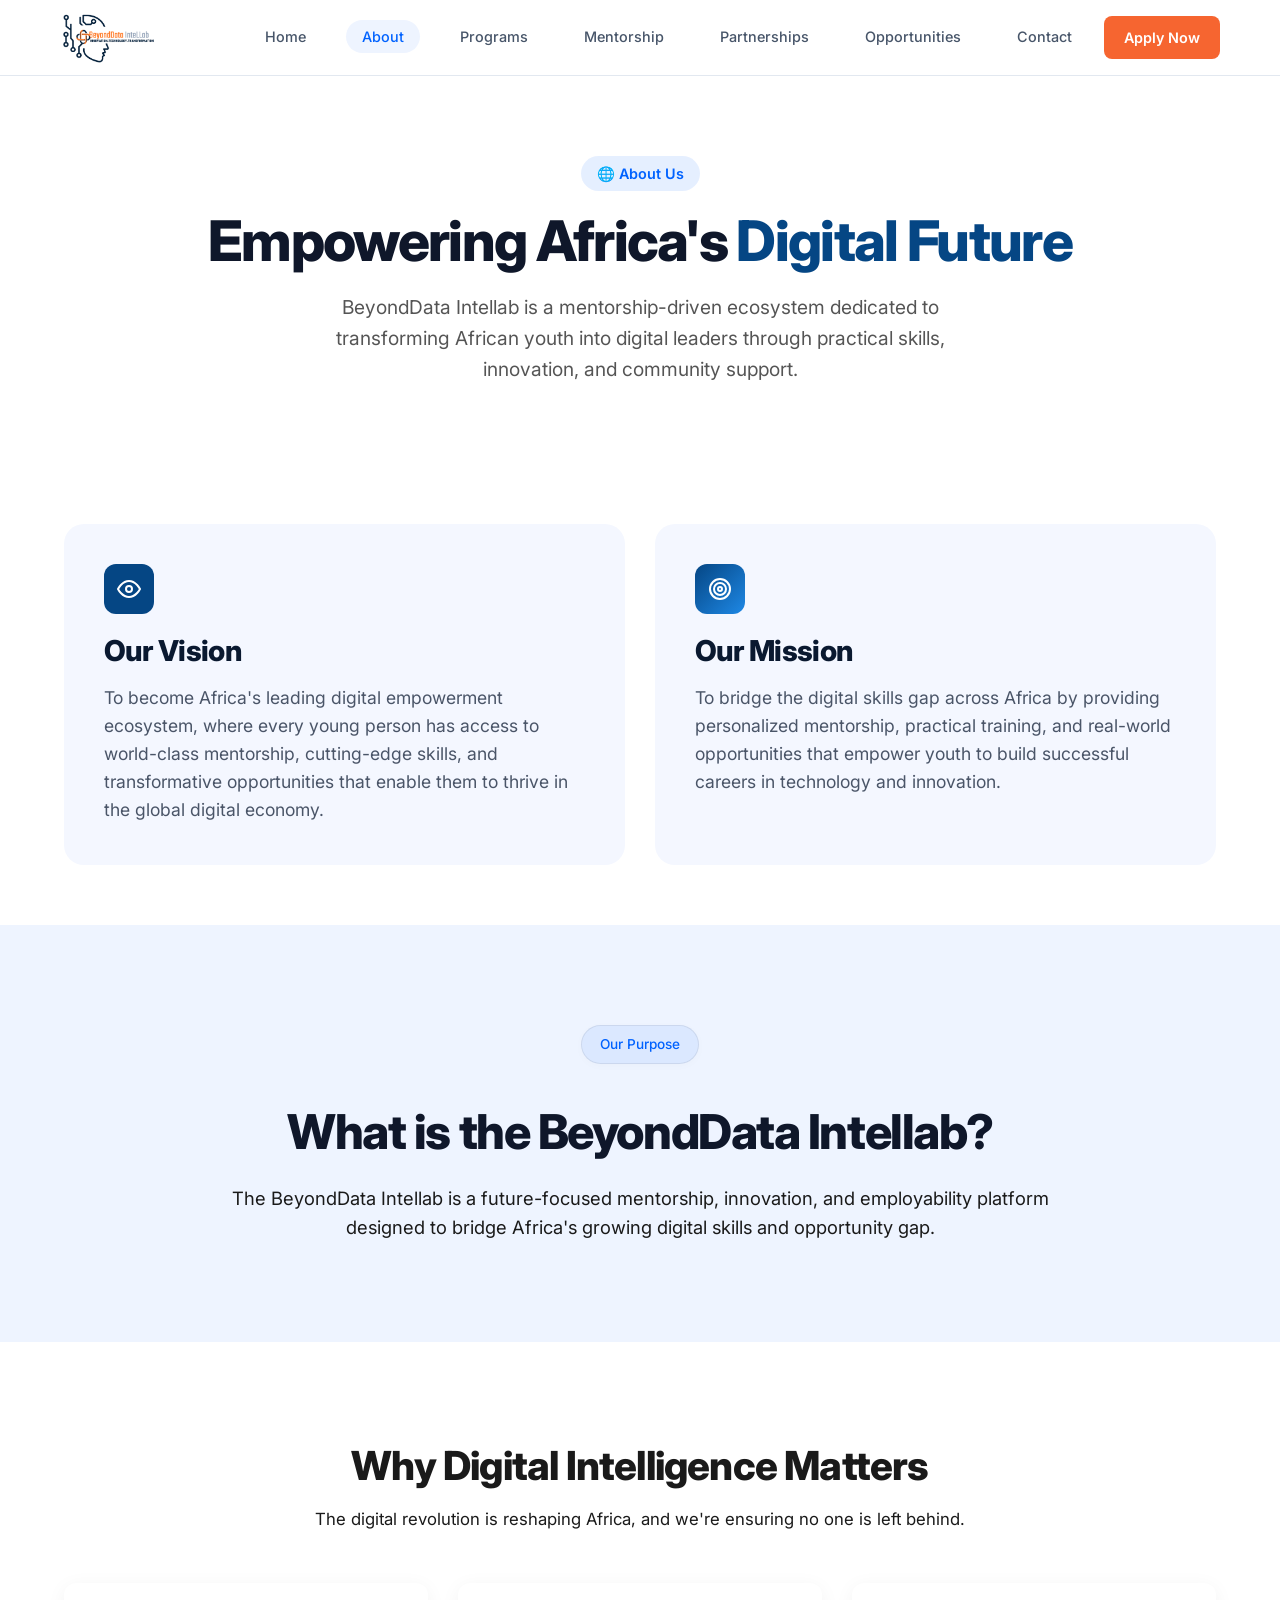
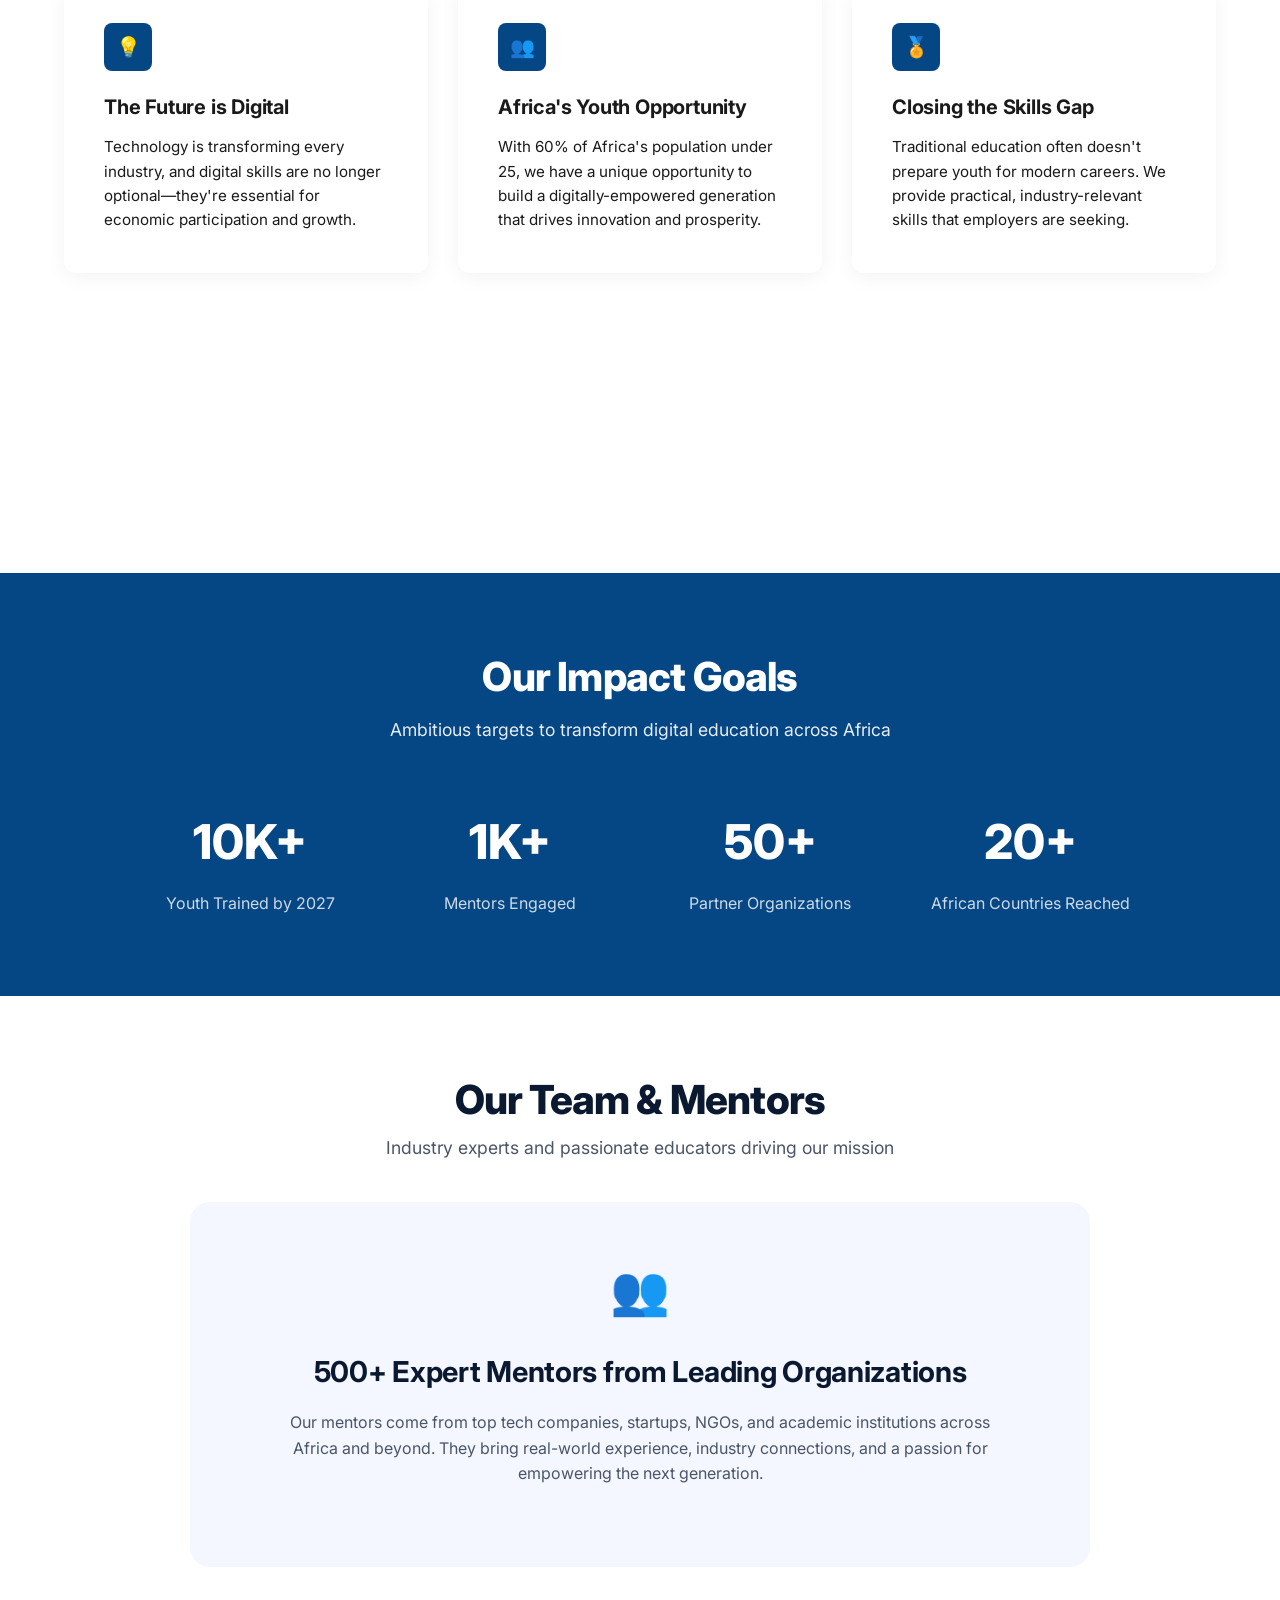
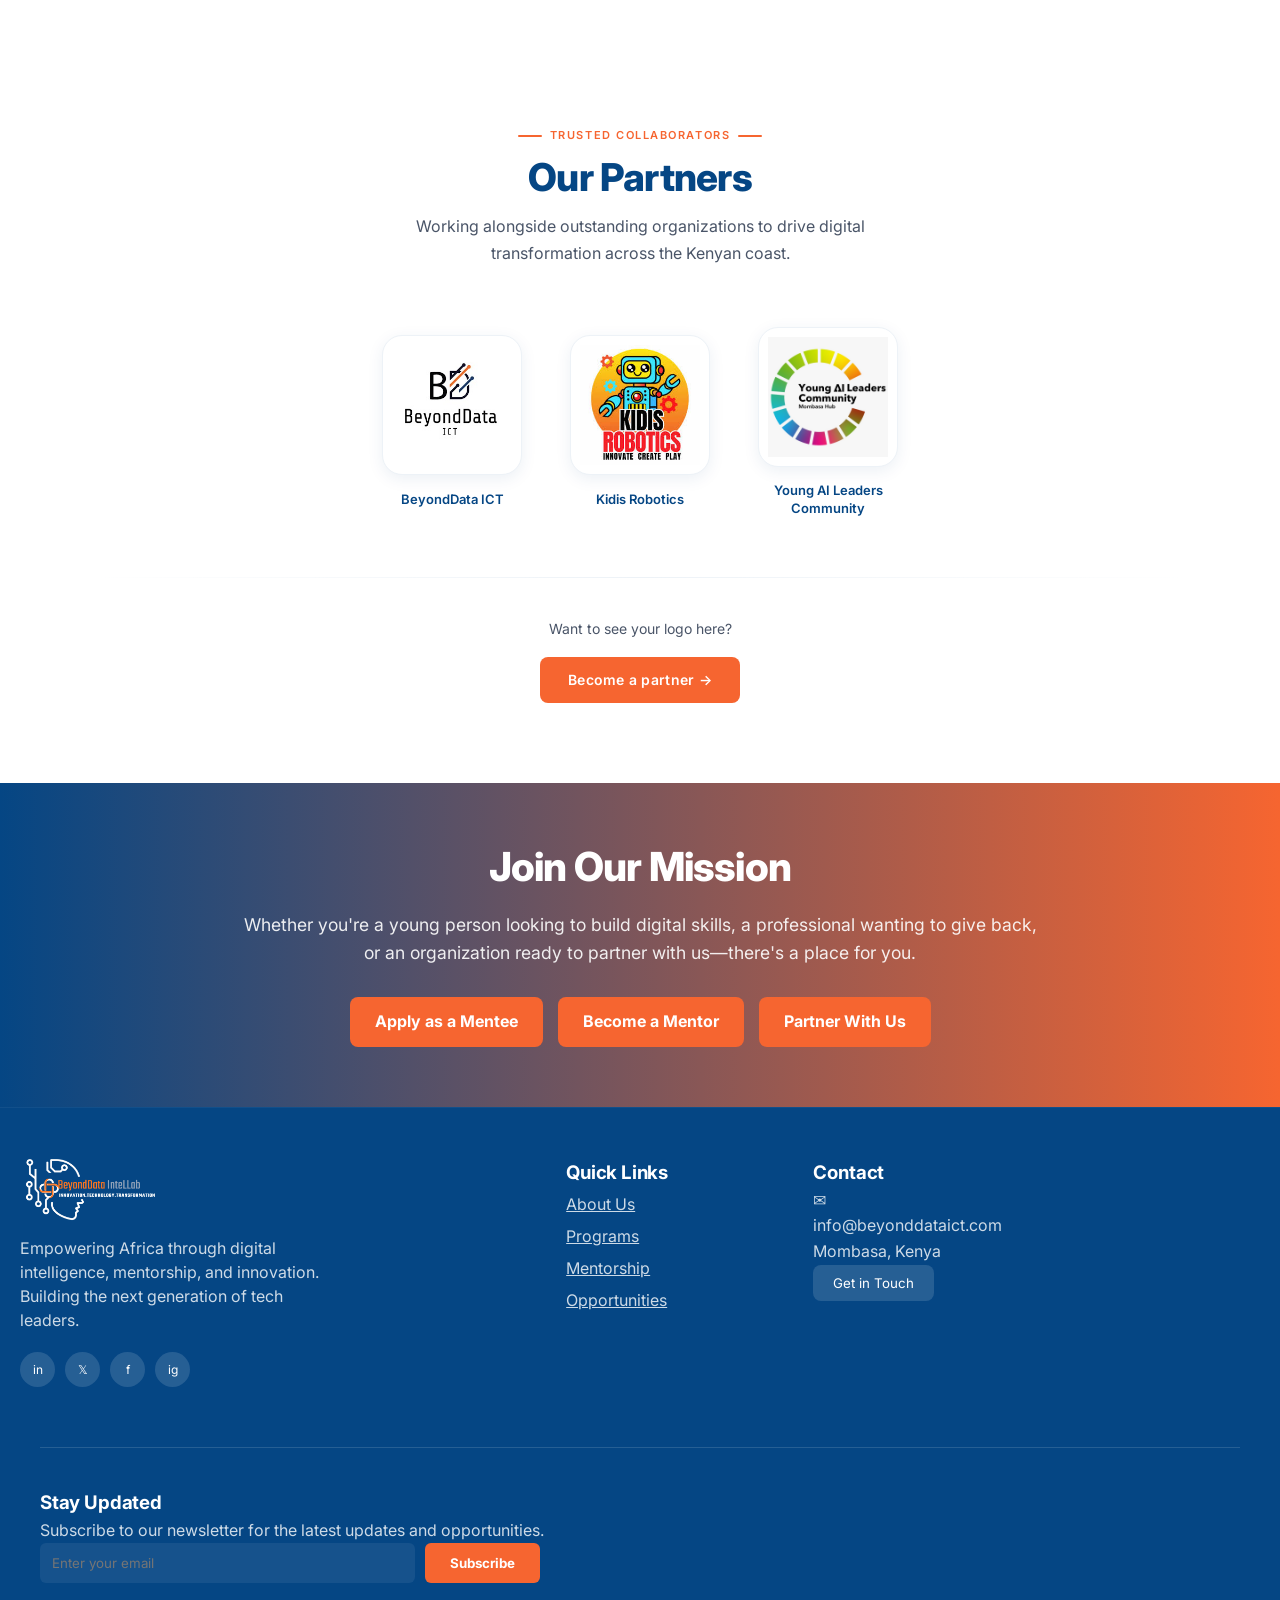
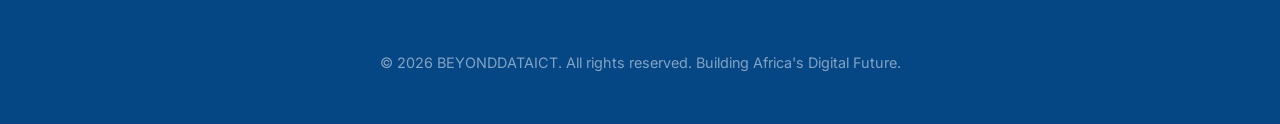
<file: about.html>
<!DOCTYPE html>
<html lang="en">

<head>
    <meta charset="UTF-8">
    <meta name="viewport" content="width=device-width, initial-scale=1.0">
    <title>About Us | BeyondData Intellab</title>
    <link href="https://fonts.googleapis.com/css2?family=Inter:wght@400;500;600;700;800&display=swap" rel="stylesheet">
    <link rel="stylesheet" href="styles.css" class="css">
    <style>
        /* ===== RESET ===== */
        
        *,
        *::before,
        *::after {
            box-sizing: border-box;
        }
        /* ===== NAVBAR ===== */
        
        .navbar {
            position: sticky;
            top: 0;
            z-index: 100;
            background: #fff;
            border-bottom: 1px solid #E2E8F0;
            padding: px 0;
        }
        
        .nav-container {
            display: flex;
            align-items: center;
            justify-content: space-between;
            gap: 16px;
            max-width: 1200px;
            margin: 0 auto;
            padding: 0 20px;
        }
        
        .nav-links {
            display: flex;
            list-style: none;
            gap: 24px;
            align-items: center;
            margin: 0;
            padding: 0;
        }
        
        .nav-links a {
            color: #475569;
            font-size: 0.9rem;
            font-weight: 500;
            text-decoration: none;
        }
        
        .nav-links a:hover,
        .nav-links a.active {
            color: #0062FF;
        }
        
        .btn-nav-apply {
            background: linear-gradient(to right, #ff7e5f, #feb47b);
            color: #fff;
            padding: 10px 20px;
            border-radius: 8px;
            font-weight: 600;
            font-size: 0.9rem;
            white-space: nowrap;
            text-decoration: none;
            flex-shrink: 0;
        }
        /* Hamburger */
        
        .hamburger {
            display: none;
            flex-direction: column;
            gap: 5px;
            cursor: pointer;
            background: none;
            border: none;
            padding: 4px;
        }
        
        .hamburger span {
            display: block;
            width: 24px;
            height: 2px;
            background: #0F172A;
            border-radius: 2px;
        }
        
        .mobile-menu {
            display: none;
            flex-direction: column;
            background: #fff;
            border-top: 1px solid #E2E8F0;
            padding: 16px 20px;
        }
        
        .mobile-menu.open {
            display: flex;
        }
        
        .mobile-menu a {
            color: #475569;
            font-size: 0.95rem;
            font-weight: 500;
            padding: 12px 0;
            border-bottom: 1px solid #F1F5F9;
            text-decoration: none;
        }
        
        .mobile-menu .mobile-apply {
            background: linear-gradient(to right, #ff7e5f, #feb47b);
            color: #fff;
            text-align: center;
            padding: 12px;
            border-radius: 8px;
            font-weight: 700;
            margin-top: 12px;
            border-bottom: none;
        }
        /* ===== NEWSLETTER ===== */
        
        .newsletter-row {
            display: flex;
            gap: 10px;
            max-width: 500px;
        }
        
        .newsletter-row input {
            flex: 1;
            padding: 12px;
            border-radius: 6px;
            border: none;
            background: #ffffff11;
            color: white;
            min-width: 0;
        }
        
        .newsletter-row button {
            background: linear-gradient(to right, #ff7e5f, #feb47b);
            border: none;
            padding: 12px 25px;
            border-radius: 6px;
            color: white;
            font-weight: bold;
            cursor: pointer;
            white-space: nowrap;
        }
        /* ===== CTA BUTTONS ===== */
        
        .cta-buttons {
            display: flex;
            justify-content: center;
            gap: 15px;
            flex-wrap: wrap;
        }
        
        .cta-buttons a {
            padding: 12px 25px;
            border-radius: 8px;
            text-decoration: none;
            font-weight: bold;
        }
        /* ===== PARTNER TAGS ===== */
        
        .partner-tags {
            display: flex;
            flex-wrap: wrap;
            gap: 15px;
            justify-content: center;
        }
        /* ===== RESPONSIVE ===== */
        
        @media (max-width: 768px) {
            /* Nav */
            .nav-links {
                display: none;
            }
            .btn-nav-apply {
                display: none;
            }
            .hamburger {
                display: flex;
            }
            /* Hero */
            section[style*="padding: 80px 20px"] {
                padding: 48px 20px !important;
            }
            /* Vision/Mission grid */
            .vm-grid {
                grid-template-columns: 1fr !important;
            }
            /* Why cards grid */
            .why-grid {
                grid-template-columns: 1fr !important;
            }
            /* Impact grid */
            .impact-grid {
                grid-template-columns: 1fr 1fr !important;
                gap: 24px !important;
            }
            /* Partnership grid */
            .partner-grid {
                grid-template-columns: 1fr !important;
            }
            /* CTA buttons */
            .cta-buttons {
                flex-direction: column;
                align-items: center;
            }
            .cta-buttons a {
                width: 100%;
                max-width: 300px;
                text-align: center;
            }
            /* Newsletter */
            .newsletter-row {
                flex-direction: column;
                max-width: 100%;
            }
            .newsletter-row input,
            .newsletter-row button {
                width: 100%;
            }
            /* Footer */
            .footer-inner {
                flex-direction: column !important;
            }
            /* Impact goal numbers */
            .impact-number {
                font-size: 2.2rem !important;
            }
            /* Section headings */
            h2.impact-heading {
                font-size: 2rem !important;
            }
        }
        
        @media (max-width: 480px) {
            .impact-grid {
                grid-template-columns: 1fr 1fr !important;
            }
            .impact-number {
                font-size: 1.8rem !important;
            }
        }
        /* ===== SOCIAL ICONS ===== */
        
        .social-icons {
            display: flex;
            gap: 10px;
            margin-top: 20px;
        }
        
        .social-icon {
            width: 35px;
            height: 35px;
            background: #ffffff22;
            border-radius: 50%;
            display: flex;
            align-items: center;
            justify-content: center;
            font-size: 0.75rem;
            color: #fff;
            flex-shrink: 0;
        }
    </style>
</head>

<body style="font-family: 'Inter', sans-serif; margin: 0; color: #1a1a1a; background-color: #ffffff;">

    <nav class="navbar">
        <div class="nav-container">
            <a href="#" class="logo-block">
                <div class="logo-icon">
                    <img src="Beyonddata intellab logo-Photoroom.png" alt="BeyondData Intellab Logo">
                </div>
            </a>
            <ul class="nav-links">
                <li><a href="index.html">Home</a></li>
                <li><a href="about.html" class="active">About</a></li>
                <li><a href="programs.html">Programs</a></li>
                <li><a href="mentorship.html">Mentorship</a></li>
                <li>
                    <a href="partnershipform.html">Partnerships </a>
                </li>
                <li><a href="opportunities.html">Opportunities</a></li>
                <li><a href="contact.html">Contact</a></li>
            </ul>
            <a href="application.html" class="btn-nav-apply" style="background:#f66530">Apply Now</a>
            <button class="hamburger" id="hamburger" aria-label="Toggle menu">
                <span></span><span></span><span></span>
            </button>
        </div>
        <div class="mobile-menu" id="mobileMenu">
            <a href="index.html">Home</a>
            <a href="about.html" class="active">About</a>
            <a href="programs.html">Programs</a>
            <a href="mentorship.html">Mentorship</a>
            <a href="partnershipform.html">Partnerships</a>
            <a href="opportunities.html">Opportunities</a>
            <a href="contact.html">Contact</a>
            <a href="application.html" class="mobile-apply " style="background: #f66530; color: #FFFFFF;">Apply Now</a>
        </div>
    </nav>

    <section style="text-align: center; padding: 80px 20px; background: #ffffff;">
        <div style="display: inline-block; background: rgba(0, 98, 255, 0.1); color: #0062ff; padding: 6px 16px; border-radius: 50px; font-size: 0.9rem; font-weight: 600; margin-bottom: 20px;">
            🌐 About Us
        </div>
        <h1 style="font-size: clamp(2.5rem, 6vw, 3.5rem); font-weight: 800; margin: 0 auto 20px auto; max-width: 900px; line-height: 1.1;">
            Empowering Africa's <span style="color: #054684;">Digital Future</span>
        </h1>
        <p style="max-width: 700px; margin: 0 auto; font-size: 1.2rem; color: #555; line-height: 1.6;">
            BeyondData Intellab is a mentorship-driven ecosystem dedicated to transforming African youth into digital leaders through practical skills, innovation, and community support.
        </p>
    </section>

    <section style="padding: 60px 5%; background-color: #ffffff;">
        <div class="vm-grid" style="display: grid; grid-template-columns: repeat(auto-fit, minmax(300px, 1fr)); gap: 30px; max-width: 1200px; margin: 0 auto;">

            <div style="background-color: #f4f7ff; padding: 40px; border-radius: 20px;">
                <div style="background-color: #054684; width: 50px; height: 50px; border-radius: 12px; display: flex; align-items: center; justify-content: center; margin-bottom: 20px;">
                    <svg width="24" height="24" viewBox="0 0 24 24" fill="none" stroke="white" stroke-width="2" stroke-linecap="round" stroke-linejoin="round"><path d="M1 12s4-8 11-8 11 8 11 8-4 8-11 8-11-8-11-8z"></path><circle cx="12" cy="12" r="3"></circle></svg>
                </div>
                <h2 style="font-size: 1.8rem; margin-bottom: 15px; color: #0a1930;">Our Vision</h2>
                <p style="color: #4a5568; line-height: 1.6; font-size: 1.1rem;">
                    To become Africa's leading digital empowerment ecosystem, where every young person has access to world-class mentorship, cutting-edge skills, and transformative opportunities that enable them to thrive in the global digital economy.
                </p>
            </div>

            <div style="background-color: #f4f7ff; padding: 40px; border-radius: 20px;">
                <div style="background: linear-gradient(135deg, #054684, #1e88e5); width: 50px; height: 50px; border-radius: 12px; display: flex; align-items: center; justify-content: center; margin-bottom: 20px;">
                    <svg width="24" height="24" viewBox="0 0 24 24" fill="none" stroke="white" stroke-width="2" stroke-linecap="round" stroke-linejoin="round"><circle cx="12" cy="12" r="10"></circle><circle cx="12" cy="12" r="6"></circle><circle cx="12" cy="12" r="2"></circle></svg>
                </div>
                <h2 style="font-size: 1.8rem; margin-bottom: 15px; color: #0a1930;">Our Mission</h2>
                <p style="color: #4a5568; line-height: 1.6; font-size: 1.1rem;">
                    To bridge the digital skills gap across Africa by providing personalized mentorship, practical training, and real-world opportunities that empower youth to build successful careers in technology and innovation.
                </p>
            </div>

        </div>
    </section>

    <section class="section-padding" style="background-color: var(--bg-light); text-align: center;">
        <div class="container">
            <span class="hero-badge" style="background: rgba(0, 98, 255, 0.08); color: var(--blue-tech);">Our Purpose</span>
            <h1 style="font-size: clamp(2rem, 5vw, 3rem); margin-top: 16px; margin-bottom: 24px; max-width: 900px; margin-left: auto; margin-right: auto;">
                What is the BeyondData Intellab?
            </h1>
            <p style="max-width: 820px; margin: 0 auto; font-size: 1.15rem; line-height: 1.6;">
                The BeyondData Intellab is a future-focused mentorship, innovation, and employability platform designed to bridge Africa's growing digital skills and opportunity gap.
            </p>
        </div>
    </section>

    <section class="section-padding why-digital-section" style="background-color: #ffffff; text-align: center;">
        <div class="container">
            <h2 class="why-digital-title" style="font-size: clamp(1.8rem, 4.5vw, 2.5rem); color: var(--dark-navy); margin-bottom: 16px;">Why Digital Intelligence Matters</h2>
            <p class="why-digital-subtitle" style="max-width: 700px; margin: 0 auto 50px auto; color: var(--gray-text); font-size: 1.05rem; line-height: 1.6;">
                The digital revolution is reshaping Africa, and we're ensuring no one is left behind.
            </p>

            <div class="why-grid" style="display: grid; grid-template-columns: repeat(auto-fit, minmax(280px, 1fr)); gap: 30px; justify-items: center;">

                <div class="why-card" style="background: #ffffff; padding: 40px; border-radius: 12px; box-shadow: 0 4px 20px rgba(0,0,0,0.05); text-align: left; max-width: 380px; width: 100%;">
                    <div class="icon-container" style="background: #054684; width: 48px; height: 48px; border-radius: 8px; display: flex; align-items: center; justify-content: center; margin-bottom: 20px;">
                        <span class="card-icon" style="color: #ffffff; font-size: 20px;">💡</span>
                    </div>
                    <h3 class="card-title" style="font-size: 1.25rem; color: var(--dark-navy); margin-bottom: 12px;">The Future is Digital</h3>
                    <p class="card-text" style="color: var(--gray-text); font-size: 0.95rem; line-height: 1.6; margin: 0;">
                        Technology is transforming every industry, and digital skills are no longer optional—they're essential for economic participation and growth.
                    </p>
                </div>

                <div class="why-card" style="background: #ffffff; padding: 40px; border-radius: 12px; box-shadow: 0 4px 20px rgba(0,0,0,0.05); text-align: left; max-width: 380px; width: 100%;">
                    <div class="icon-container" style="background:#054684; width: 48px; height: 48px; border-radius: 8px; display: flex; align-items: center; justify-content: center; margin-bottom: 20px;">
                        <span class="card-icon" style="color: #ffffff; font-size: 20px;">👥</span>
                    </div>
                    <h3 class="card-title" style="font-size: 1.25rem; color: var(--dark-navy); margin-bottom: 12px;">Africa's Youth Opportunity</h3>
                    <p class="card-text" style="color: var(--gray-text); font-size: 0.95rem; line-height: 1.6; margin: 0;">
                        With 60% of Africa's population under 25, we have a unique opportunity to build a digitally-empowered generation that drives innovation and prosperity.
                    </p>
                </div>

                <div class="why-card" style="background: #ffffff; padding: 40px; border-radius: 12px; box-shadow: 0 4px 20px rgba(0,0,0,0.05); text-align: left; max-width: 380px; width: 100%;">
                    <div class="icon-container" style="background:#054684; width: 48px; height: 48px; border-radius: 8px; display: flex; align-items: center; justify-content: center; margin-bottom: 20px;">
                        <span class="card-icon" style="color: #ffffff; font-size: 20px;">🏅</span>
                    </div>
                    <h3 class="card-title" style="font-size: 1.25rem; color: var(--dark-navy); margin-bottom: 12px;">Closing the Skills Gap</h3>
                    <p class="card-text" style="color: var(--gray-text); font-size: 0.95rem; line-height: 1.6; margin: 0;">
                        Traditional education often doesn't prepare youth for modern careers. We provide practical, industry-relevant skills that employers are seeking.
                    </p>
                </div>

            </div>
        </div>
    </section>

    <section class="section-padding">
        <div class="container grid-2">
        </div>
    </section>

    <section style="background-color: #054684; color: #ffffff; padding: 80px 5%; text-align: center;">
        <div style="max-width: 1000px; margin: 0 auto;">
            <h2 class="impact-heading" style="font-size: 2.5rem; margin-bottom: 15px; color: white;">Our Impact Goals</h2>
            <p style="font-size: 1.1rem; opacity: 0.9; margin-bottom: 60px;">Ambitious targets to transform digital education across Africa</p>
            <div class="impact-grid" style="display: grid; grid-template-columns: repeat(auto-fit, minmax(160px, 1fr)); gap: 40px;">
                <div>
                    <div class="impact-number" style="font-size: 3rem; font-weight: 800; margin-bottom: 10px;">10K+</div>
                    <div style="font-size: 1rem; opacity: 0.8;">Youth Trained by 2027</div>
                </div>
                <div>
                    <div class="impact-number" style="font-size: 3rem; font-weight: 800; margin-bottom: 10px;">1K+</div>
                    <div style="font-size: 1rem; opacity: 0.8;">Mentors Engaged</div>
                </div>
                <div>
                    <div class="impact-number" style="font-size: 3rem; font-weight: 800; margin-bottom: 10px;">50+</div>
                    <div style="font-size: 1rem; opacity: 0.8;">Partner Organizations</div>
                </div>
                <div>
                    <div class="impact-number" style="font-size: 3rem; font-weight: 800; margin-bottom: 10px;">20+</div>
                    <div style="font-size: 1rem; opacity: 0.8;">African Countries Reached</div>
                </div>
            </div>
        </div>
    </section>

    <section style="padding: 80px 5%; background-color: #ffffff; text-align: center;">
        <div style="max-width: 900px; margin: 0 auto;">
            <h2 style="font-size: 2.5rem; margin-bottom: 10px; color: #0a1930;">Our Team & Mentors</h2>
            <p style="font-size: 1.1rem; color: #4a5568; margin-bottom: 40px;">Industry experts and passionate educators driving our mission</p>
            <div style="background-color: #f4f7ff; padding: 50px 30px; border-radius: 20px;">
                <div style="font-size: 3rem; color: #054684; margin-bottom: 20px;">👥</div>
                <h3 style="font-size: 1.8rem; margin-bottom: 15px; color: #0a1930;">500+ Expert Mentors from Leading Organizations</h3>
                <p style="color: #4a5568; line-height: 1.6; margin-bottom: 30px; max-width: 700px; margin-left: auto; margin-right: auto;">
                    Our mentors come from top tech companies, startups, NGOs, and academic institutions across Africa and beyond. They bring real-world experience, industry connections, and a passion for empowering the next generation.
                </p>
            </div>
        </div>
    </section>

    <section style="padding: 80px 5%; background-color: #ffffff; text-align: center;">
        <div style="max-width: 1100px; margin: 0 auto;">

            <p style="font-size: 11px; font-weight: 600; letter-spacing: 0.14em; text-transform: uppercase; color: #f66530; margin-bottom: 10px; display: flex; align-items: center; justify-content: center; gap: 8px;">
                <span style="display:inline-block;width:24px;height:2px;background:#f66530;border-radius:2px;"></span> Trusted collaborators
                <span style="display:inline-block;width:24px;height:2px;background:#f66530;border-radius:2px;"></span>
            </p>
            <h2 style="font-size: 2.4rem; font-weight: 800; color: #054684; margin-bottom: 12px; line-height: 1.2;">Our Partners</h2>
            <p style="font-size: 1rem; color: #4a5568; margin-bottom: 60px; max-width: 520px; margin-left: auto; margin-right: auto; line-height: 1.7;">
                Working alongside outstanding organizations to drive digital transformation across the Kenyan coast.
            </p>

            <div style="display: flex; flex-wrap: wrap; align-items: center; justify-content: center; gap: 48px; margin-bottom: 60px;">

                <div style="display: flex; flex-direction: column; align-items: center; gap: 14px;">
                    <div style="width: 140px; height: 140px; border-radius: 20px; border: 1.5px solid #edf2f7; box-shadow: 0 4px 16px rgba(5,70,132,0.08); overflow: hidden; display: flex; align-items: center; justify-content: center; background: #fff;">
                        <img src="[data-uri]"
                            alt="BeyondData ICT" style="width: 120px; height: 120px; object-fit: contain;" />
                    </div>
                    <span style="font-size: 13px; font-weight: 600; color: #054684;">BeyondData ICT</span>
                </div>

                <div style="display: flex; flex-direction: column; align-items: center; gap: 14px;">
                    <div style="width: 140px; height: 140px; border-radius: 20px; border: 1.5px solid #edf2f7; box-shadow: 0 4px 16px rgba(5,70,132,0.08); overflow: hidden; display: flex; align-items: center; justify-content: center; background: #fff;">
                        <img src="[data-uri]"
                            alt="Kidis Robotics" style="width: 120px; height: 120px; object-fit: contain;" />
                    </div>
                    <span style="font-size: 13px; font-weight: 600; color: #054684;">Kidis Robotics</span>
                </div>

                <div style="display: flex; flex-direction: column; align-items: center; gap: 14px;">
                    <div style="width: 140px; height: 140px; border-radius: 20px; border: 1.5px solid #edf2f7; box-shadow: 0 4px 16px rgba(5,70,132,0.08); overflow: hidden; display: flex; align-items: center; justify-content: center; background: #fff;">
                        <img src="[data-uri]"
                            alt="Young AI Leaders Community" style="width: 120px; height: 120px; object-fit: contain;" />
                    </div>
                    <span style="font-size: 13px; font-weight: 600; color: #054684; max-width: 140px; line-height: 1.4;">Young AI Leaders Community</span>
                </div>

            </div>

            <div style="height: 1px; background: linear-gradient(90deg, transparent, #edf2f7, transparent); margin-bottom: 40px;"></div>

            <p style="font-size: 14px; color: #4a5568; margin-bottom: 16px;">Want to see your logo here?</p>
            <a href="partnershipform.html" style="display: inline-block; background-color: #f66530; color: white; padding: 12px 28px; text-decoration: none; font-weight: 600; font-size: 14px; border-radius: 8px; letter-spacing: 0.02em;">
      Become a partner &rarr;
    </a>

        </div>
    </section>

    <section style="background: linear-gradient(90deg, #054684, #f66530); padding: 60px 20px; text-align: center; color: white; font-family: sans-serif;">
        <div style="max-width: 800px; margin: 0 auto;">
            <h2 style="font-size: 2.5rem; margin-bottom: 20px; color: white;">Join Our Mission</h2>
            <p style="font-size: 1.1rem; line-height: 1.6; margin-bottom: 30px; opacity: 0.9;">
                Whether you're a young person looking to build digital skills, a professional wanting to give back, or an organization ready to partner with us—there's a place for you.
            </p>
            <div class="cta-buttons">
                <a href="menteeAppform.html" style="background: #f66530; color: white;">Apply as a Mentee</a>
                <a href="mentorshipAppform.html" style="background: #f66530; color: white;">Become a Mentor</a>
                <a href="partnershipform.html" style="background: #f66530; color: white;">Partner With Us</a>
            </div>
        </div>
    </section>

    <!-- FOOTER -->
    <footer style="background-color: #054684; color: white; padding: 50px 20px; font-family: sans-serif;">
        <div class="footer-grid">
            <div style="flex: 1; min-width: 260px; max-width: 320px;">
                <div style="display: flex; align-items: center; gap: 10px; margin-bottom: 15px;">
                    <div class="logo-icon">
                        <img src="25-Photoroom.png" alt="BeyondData Intellab Logo">
                    </div>
                </div>
                <p style="opacity: 0.8; max-width: 300px; line-height: 1.5;">Empowering Africa through digital intelligence, mentorship, and innovation. Building the next generation of tech leaders.</p>
                <div class="social-icons">
                    <div class="social-icon">in</div>
                    <div class="social-icon">𝕏</div>
                    <div class="social-icon">f</div>
                    <div class="social-icon">ig</div>
                </div>
            </div>
            <div>
                <h3 style="margin-top: 0; color: white;">Quick Links</h3>
                <ul style="list-style: none; padding: 0; opacity: 0.8; line-height: 2;">
                    <li><a href="about.html" style="color: white; text-decoration: underline;">About Us</a></li>
                    <li><a href="programs.html" style="color: white; text-decoration: underline;">Programs</a></li>
                    <li><a href="mentorship.html" style="color: white; text-decoration: underline;">Mentorship</a></li>
                    <li><a href="opportunities.html" style="color: white; text-decoration: underline;">Opportunities</a></li>
                </ul>
            </div>
            <div>
                <h3 style="margin-top: 0; color: white;">Contact</h3>
                <p style="opacity: 0.8;">✉ info@beyonddataict.com</p>
                <p style="opacity: 0.8;">Mombasa, Kenya</p>
                <button style="background: #ffffff22; color: white; border: none; padding: 10px 20px; border-radius: 8px; cursor: pointer;">Get in Touch</button>
            </div>
        </div>

        <div style="max-width: 1200px; margin: 40px auto 0; border-top: 1px solid #ffffff22; padding-top: 40px;">
            <h3 style="margin-top: 0; color: white;">Stay Updated</h3>
            <p style="opacity: 0.8;">Subscribe to our newsletter for the latest updates and opportunities.</p>
            <div class="newsletter-row">
                <input type="email" id="newsletter-email" placeholder="Enter your email">
                <button style="background:#f66530" id="newsletter-btn" onclick="subscribeNewsletter()">Subscribe</button>
            </div>
            <p id="newsletter-msg" style="margin-top: 10px; font-size: 14px; min-height: 18px;"></p>
        </div>

        <div style="text-align: center; margin-top: 40px; opacity: 0.5; font-size: 0.9rem;">
            &copy; 2026 BEYONDDATAICT. All rights reserved. Building Africa's Digital Future.
        </div>
    </footer>
    <script src="script.js"></script>
    <script>
        const hamburger = document.getElementById('hamburger');
        const mobileMenu = document.getElementById('mobileMenu');
        hamburger.addEventListener('click', () => {
            mobileMenu.classList.toggle('open');
        });
    </script>

</body>

</html>
</file>
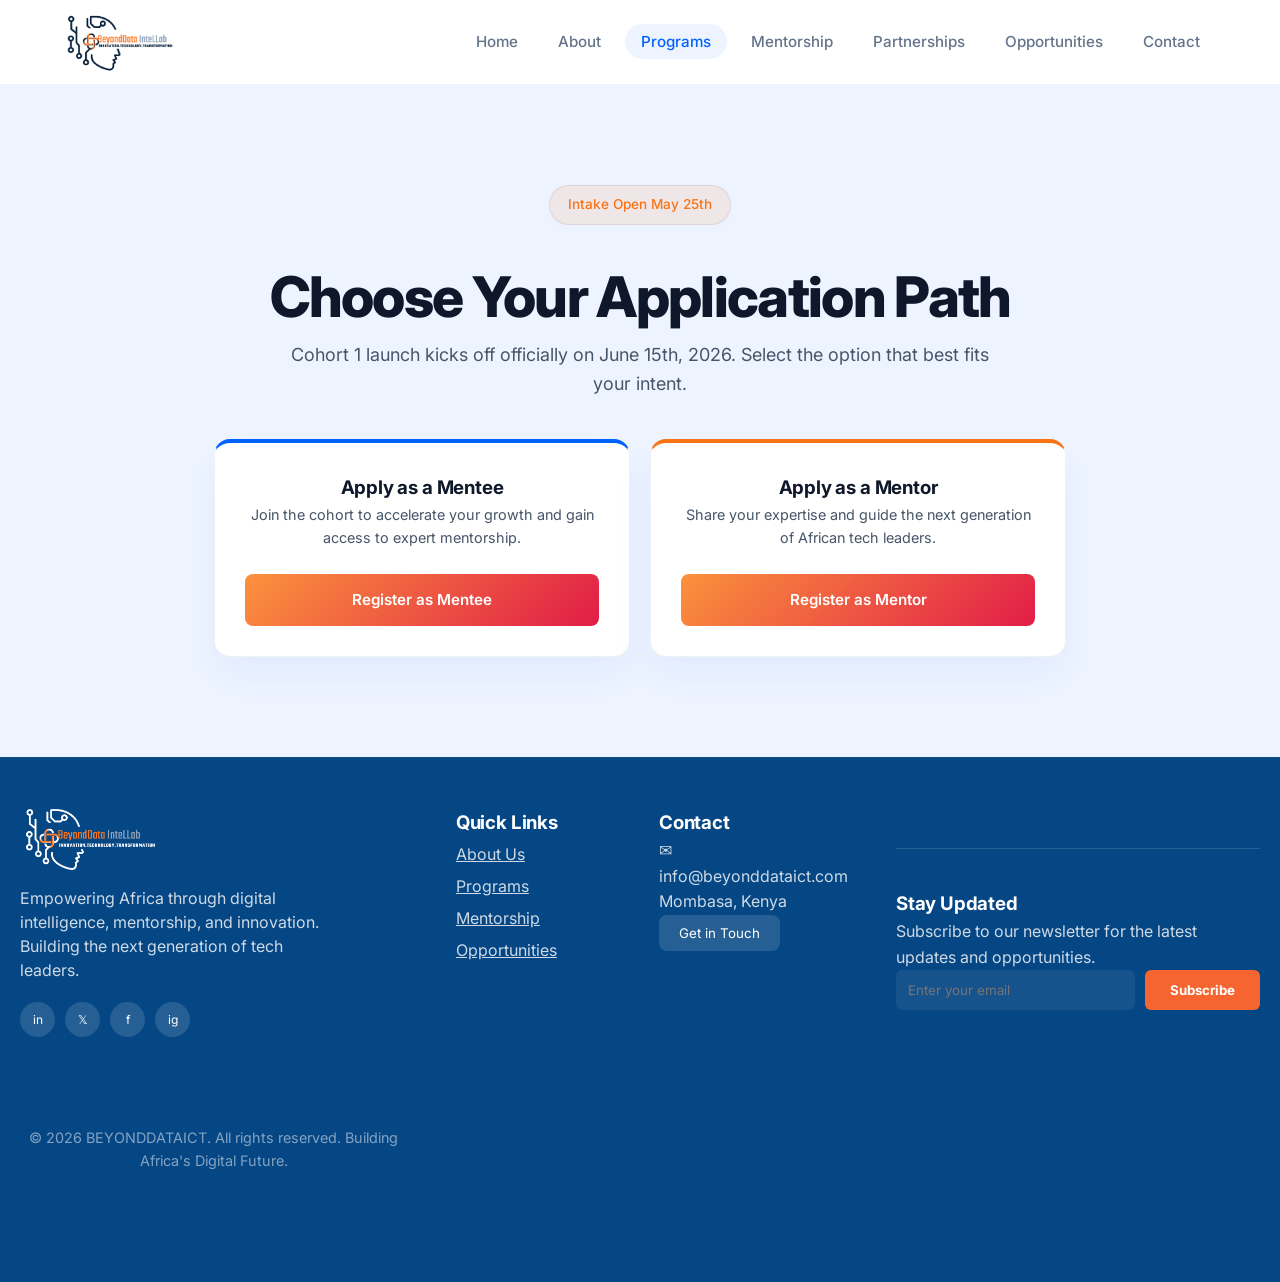
<file: application.html>
<!DOCTYPE html>
<html lang="en">

<head>
    <meta charset="UTF-8">
    <meta name="viewport" content="width=device-width, initial-scale=1.0">
    <title>Platform Application | BeyondData Intellab</title>

    <link rel="preconnect" href="https://fonts.googleapis.com">
    <link rel="preconnect" href="https://fonts.gstatic.com" crossorigin>
    <link href="https://fonts.googleapis.com/css2?family=Inter:wght@400;500;600;700;800&display=swap" rel="stylesheet">
    <link rel="stylesheet" href="styles.css">
</head>
<style>
    /* ===== SOCIAL ICONS ===== */
    
    .social-icons {
        display: flex;
        gap: 10px;
        margin-top: 20px;
    }
    
    .social-icon {
        width: 35px;
        height: 35px;
        background: #ffffff22;
        border-radius: 50%;
        display: flex;
        align-items: center;
        justify-content: center;
        font-size: 0.75rem;
        color: #fff;
        flex-shrink: 0;
    }
    /* ===== NEWSLETTER ===== */
    
    .newsletter-row {
        display: flex;
        gap: 10px;
        max-width: 500px;
    }
    
    .newsletter-row input {
        flex: 1;
        padding: 12px;
        border-radius: 6px;
        border: none;
        background: #ffffff11;
        color: white;
        min-width: 0;
    }
    
    .newsletter-row button {
        background: linear-gradient(to right, #ff7e5f, #feb47b);
        border: none;
        padding: 12px 25px;
        border-radius: 6px;
        color: white;
        font-weight: bold;
        cursor: pointer;
        white-space: nowrap;
    }
</style>

<body>
    <div class="menu-overlay" id="menuOverlay"></div>
    <nav class="navbar">
        <div class="container nav-container">
            <a href="#" class="logo-block">
                <div class="logo-icon"><img src="Beyonddata intellab logo-Photoroom.png" alt="BeyondData Intellab Logo"></div>
            </a>
            <ul class="nav-links" id="navLinks">
                <li><a href="index.html">Home</a></li>
                <li><a href="about.html">About</a></li>
                <li><a href="programs.html" class="active">Programs</a></li>
                <li><a href="mentorship.html">Mentorship</a></li>
                <li><a href="partnershipform.html">Partnerships</a></li>
                <li><a href="opportunities.html">Opportunities</a></li>
                <li><a href="contact.html">Contact</a></li>
            </ul>
            <button class="menu-toggle" id="menuToggle" aria-label="Toggle Navigation Menu"><span></span><span></span><span></span></button></div>

    </nav>
    <!-- MAIN APP FORM CONTENT -->
    <section class="section-padding" style="background-color: var(--bg-light);">
        <div class="container" style="max-width: 900px; text-align: center;"><span class="hero-badge" style="background: rgba(249, 115, 22, 0.1); color: var(--accent-orange);">Intake Open May 25th</span>
            <h1 style="margin-top: 16px; margin-bottom: 12px;">Choose Your Application Path</h1>
            <p class="section-subtitle" style="margin-bottom: 40px;">Cohort 1 launch kicks off officially on June 15th, 2026. Select the option that best fits your intent.</p>
            <div style="display: grid; grid-template-columns: repeat(auto-fit, minmax(300px, 1fr)); gap: 20px;">
                <div class="form-card" style="border-top: 4px solid var(--blue-tech); padding: 30px;">
                    <h3>Apply as a Mentee</h3>
                    <p style="font-size: 0.9rem; margin-bottom: 25px;">Join the cohort to accelerate your growth and gain access to expert mentorship.</p><a href="menteeAppform.html" target="_blank" class="btn btn-pill-gradient" style="display: block; padding: 14px; text-decoration: none; border-radius: 8px;">Register as Mentee</a></div>
                <div class="form-card" style="border-top: 4px solid var(--accent-orange); padding: 30px;">
                    <h3>Apply as a Mentor</h3>
                    <p style="font-size: 0.9rem; margin-bottom: 25px;">Share your expertise and guide the next generation of African tech leaders.</p><a href="mentorshipAppform.html" target="_blank" class="btn btn-pill-gradient" style="display: block; padding: 14px; text-decoration: none; border-radius: 8px;">Register as Mentor</a></div>
            </div>
        </div>
    </section>
    <footer style="background-color: #054684; color: white; padding: 50px 20px; font-family: sans-serif;">
        <div class="footer-grid">
            <div style="flex: 1; min-width: 260px; max-width: 320px;">
                <div style="display: flex; align-items: center; gap: 10px; margin-bottom: 15px;">
                    <div class="logo-icon"><img src="25-Photoroom.png" alt="BeyondData Intellab Logo"></div>
                </div>
                <p style="opacity: 0.8; max-width: 300px; line-height: 1.5;">Empowering Africa through digital intelligence, mentorship, and innovation. Building the next generation of tech leaders.</p>
                <div class="social-icons">
                    <div class="social-icon">in</div>
                    <div class="social-icon">𝕏</div>
                    <div class="social-icon">f</div>
                    <div class="social-icon">ig</div>
                </div>
            </div>
            <div>
                <h3 style="margin-top: 0; color: white;">Quick Links</h3>
                <ul style="list-style: none; padding: 0; opacity: 0.8; line-height: 2;">
                    <li><a href="about.html" style="color: white; text-decoration: underline;">About Us</a></li>
                    <li><a href="programs.html" style="color: white; text-decoration: underline;">Programs</a></li>
                    <li><a href="mentorship.html" style="color: white; text-decoration: underline;">Mentorship</a></li>
                    <li><a href="opportunities.html" style="color: white; text-decoration: underline;">Opportunities</a></li>
                </ul>
            </div>
            <div>
                <h3 style="margin-top: 0; color: white;">Contact</h3>
                <p style="opacity: 0.8;">✉ info@beyonddataict.com</p>
                <p style="opacity: 0.8;">Mombasa, Kenya</p>
                <button style="background: #ffffff22; color: white; border: none; padding: 10px 20px; border-radius: 8px; cursor: pointer;">Get in Touch</button>
            </div>
            <div style="max-width: 1200px; margin: 40px auto 0; border-top: 1px solid #ffffff22; padding-top: 40px;">
                <h3 style="margin-top: 0; color: white;">Stay Updated</h3>
                <p style="opacity: 0.8;">Subscribe to our newsletter for the latest updates and opportunities.</p>
                <div class="newsletter-row">
                    <input type="email" id="newsletter-email" placeholder="Enter your email">
                    <button style="background:#f66530" id="newsletter-btn" onclick="subscribeNewsletter()">Subscribe</button>
                </div>
                <p id="newsletter-msg" style="margin-top: 10px; font-size: 14px; min-height: 18px;"></p>
            </div>
            <div style="text-align: center; margin-top: 40px; opacity: 0.5; font-size: 0.9rem;">&copy; 2026 BEYONDDATAICT. All rights reserved. Building Africa's Digital Future.
            </div>
    </footer>
    <script src="script.js"></script>
    <script>
        const menuToggle = document.getElementById('menuToggle');
        const navLinks = document.getElementById('navLinks');
        const menuOverlay = document.getElementById('menuOverlay');

        function toggleMenu() {
            menuToggle.classList.toggle('active');
            navLinks.classList.toggle('active');
            menuOverlay.classList.toggle('active');
        }

        menuToggle.addEventListener('click', toggleMenu);
        menuOverlay.addEventListener('click', toggleMenu);
        // Pre-fill target role depending on incoming search params
        const urlParams = new URLSearchParams(window.location.search);
        const role = urlParams.get('role');
        if (role) {
            const roleSelector = document.getElementById('roleSelector');
            if (roleSelector) roleSelector.value = role;
        }

        function handleFormSubmit(event) {
            event.preventDefault();
            alert("Application simulated successfully! Your details have been logged for Cohort 1.");
            event.target.reset();
        }
    </script>
</body>

</html>
</file>
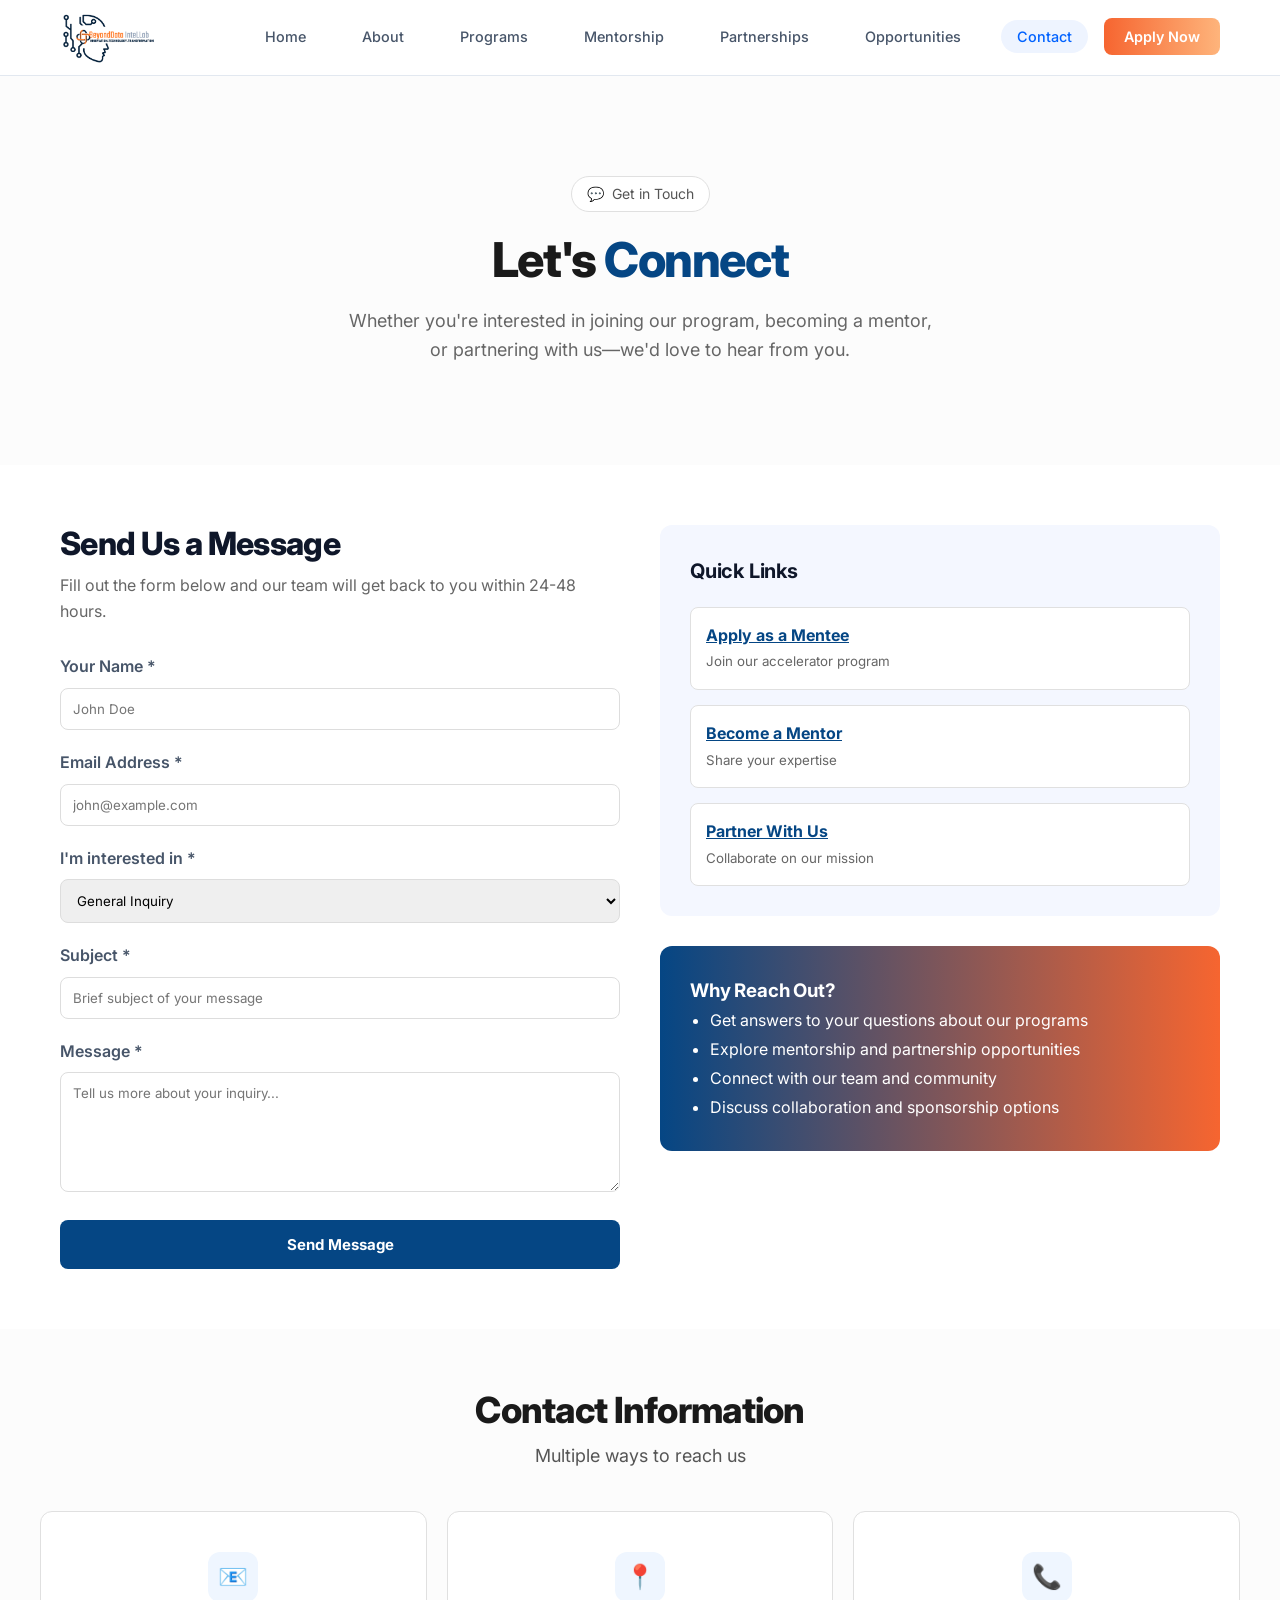
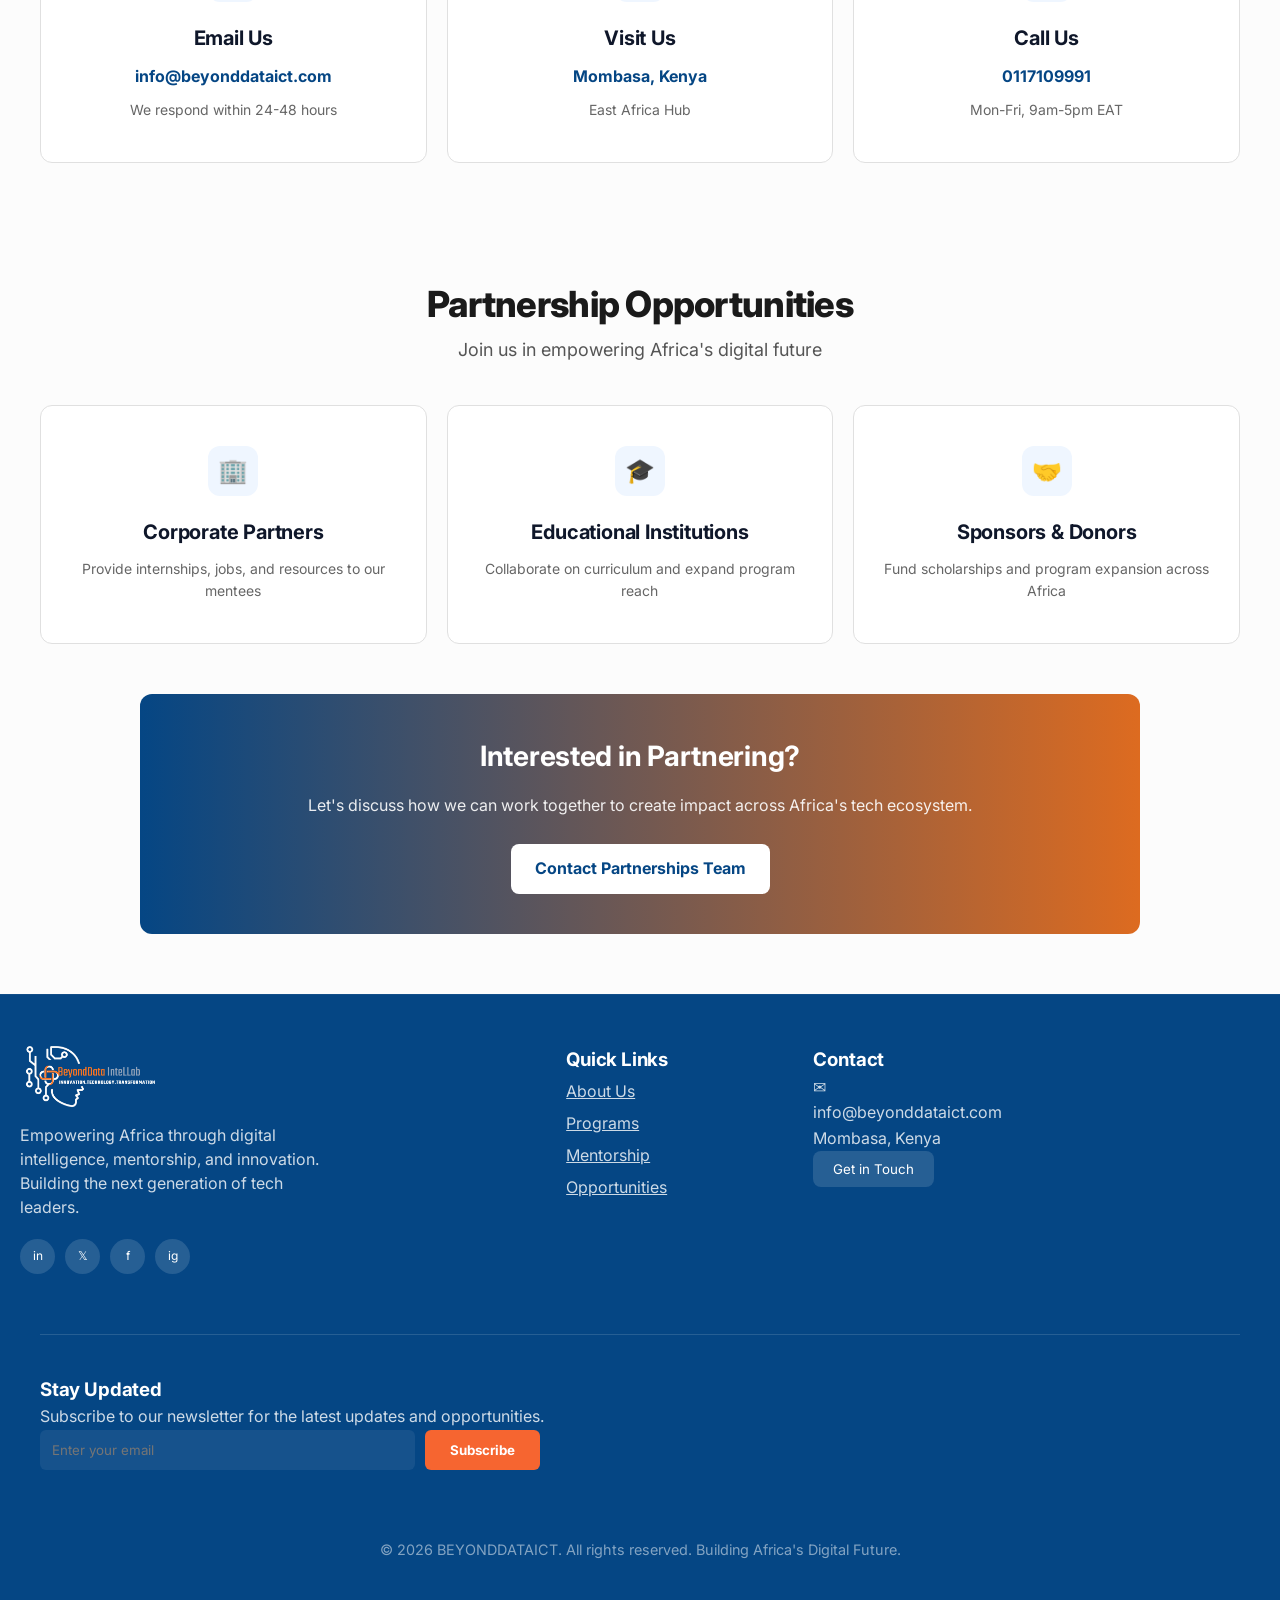
<file: contact.html>
<!DOCTYPE html>
<html lang="en">

<head>
    <meta charset="UTF-8">
    <meta name="viewport" content="width=device-width, initial-scale=1.0">
    <title>Contact Us | BeyondData Intellab</title>

    <link rel="preconnect" href="https://fonts.googleapis.com">
    <link rel="preconnect" href="https://fonts.gstatic.com" crossorigin>
    <link href="https://fonts.googleapis.com/css2?family=Inter:wght@400;500;600;700;800&display=swap" rel="stylesheet">
    <link rel="stylesheet" href="styles.css">
</head>
<style>
    /* ===== NAVBAR ===== */
    
    .navbar {
        position: sticky;
        top: 0;
        z-index: 100;
        background: #fff;
        border-bottom: 1px solid #E2E8F0;
        padding: px 0;
    }
    
    .nav-container {
        display: flex;
        align-items: center;
        justify-content: space-between;
        gap: 16px;
        max-width: 1200px;
        margin: 0 auto;
        padding: 0 20px;
    }
    
    .nav-links {
        display: flex;
        list-style: none;
        gap: 24px;
        align-items: center;
        margin: 0;
        padding: 0;
    }
    
    .nav-links a {
        color: #475569;
        font-size: 0.9rem;
        font-weight: 500;
        text-decoration: none;
    }
    
    .nav-links a:hover,
    .nav-links a.active {
        color: #0062FF;
    }
    
    .btn-nav-apply {
        background: linear-gradient(to right, #f66530, #feb47b);
        color: #fff;
        padding: 10px 20px;
        border-radius: 8px;
        font-weight: 600;
        font-size: 0.9rem;
        white-space: nowrap;
        text-decoration: none;
        flex-shrink: 0;
    }
    /* Responsive grid: 2 columns on large screens, 1 column on smaller screens */
    
    .contact-container {
        display: grid;
        grid-template-columns: 1fr 1fr;
        gap: 40px;
        align-items: start;
        padding: 60px 20px;
        max-width: 1200px;
        margin: 0 auto;
        font-family: sans-serif;
    }
    
    @media (max-width: 768px) {
        .contact-container {
            grid-template-columns: 1fr;
        }
    }
    /* ===== SOCIAL ICONS ===== */
    
    .social-icons {
        display: flex;
        gap: 10px;
        margin-top: 20px;
    }
    
    .social-icon {
        width: 35px;
        height: 35px;
        background: #ffffff22;
        border-radius: 50%;
        display: flex;
        align-items: center;
        justify-content: center;
        font-size: 0.75rem;
        color: #fff;
        flex-shrink: 0;
    }
    /* ===== NEWSLETTER ===== */
    
    .newsletter-row {
        display: flex;
        gap: 10px;
        max-width: 500px;
    }
    
    .newsletter-row input {
        flex: 1;
        padding: 12px;
        border-radius: 6px;
        border: none;
        background: #ffffff11;
        color: white;
        min-width: 0;
    }
    
    .newsletter-row button {
        background: linear-gradient(to right, #f66530, #feb47b);
        border: none;
        padding: 12px 25px;
        border-radius: 6px;
        color: white;
        font-weight: bold;
        cursor: pointer;
        white-space: nowrap;
    }
</style>

<body>

    <div class="menu-overlay" id="menuOverlay"></div>

    <nav class="navbar">
        <div class="container nav-container">
            <a href="#" class="logo-block">
                <div class="logo-icon">
                    <img src="Beyonddata intellab logo-Photoroom.png" alt="BeyondData Intellab Logo">
                </div>
            </a>

            <ul class="nav-links" id="navLinks">
                <li><a href="index.html">Home</a></li>
                <li><a href="about.html">About</a></li>
                <li><a href="programs.html">Programs</a></li>
                <li><a href="mentorship.html">Mentorship</a></li>
                <li><a href="partnershipform.html">Partnerships</a></li>
                <li><a href="opportunities.html">Opportunities</a></li>
                <li><a href="contact.html" class="active">Contact</a></li>
            </ul>

            <div class="nav-actions">
                <a href="application.html" class="btn-nav-apply">Apply Now</a>
            </div>

            <button class="menu-toggle" id="menuToggle" aria-label="Toggle Navigation Menu">
                <span></span>
                <span></span>
                <span></span>
            </button>
        </div>

    </nav>

    <section style="display: flex; flex-direction: column; align-items: center; justify-content: center; padding: 100px 20px; text-align: center; font-family: sans-serif; background-color: #fcfcfc;">

        <div style="display: inline-flex; align-items: center; border: 1px solid #e0e0e0; border-radius: 20px; padding: 6px 15px; margin-bottom: 20px; font-size: 14px; color: #555; background-color: #fff;">
            <span style="margin-right: 8px;">💬</span>
            <span>Get in Touch</span>
        </div>

        <h1 style="font-size: 48px; font-weight: 800; color: #1a1a1a; margin: 0 0 20px 0;">
            Let's <span style="color: #054684;">Connect</span>
        </h1>

        <p style="font-size: 18px; color: #666; max-width: 600px; line-height: 1.6; margin: 0;">
            Whether you're interested in joining our program, becoming a mentor, or partnering with us—we'd love to hear from you.
        </p>

    </section>

    <section class="contact-container">

        <div>
            <h2 style="font-size: 32px; margin-bottom: 10px;">Send Us a Message</h2>
            <p style="color: #666; margin-bottom: 30px;">Fill out the form below and our team will get back to you within 24-48 hours.</p>

            <div style="display: flex; flex-direction: column; gap: 20px;">
                <div>
                    <label style="display: block; font-weight: 600; margin-bottom: 8px;">Your Name *</label>
                    <input id="inq-name" type="text" placeholder="John Doe" style="width: 100%; padding: 12px; border: 1px solid #ddd; border-radius: 8px; box-sizing: border-box;">
                </div>
                <div>
                    <label style="display: block; font-weight: 600; margin-bottom: 8px;">Email Address *</label>
                    <input id="inq-email" type="email" placeholder="john@example.com" style="width: 100%; padding: 12px; border: 1px solid #ddd; border-radius: 8px; box-sizing: border-box;">
                </div>
                <div>
                    <label style="display: block; font-weight: 600; margin-bottom: 8px;">I'm interested in *</label>
                    <select id="inq-type" style="width: 100%; padding: 12px; border: 1px solid #ddd; border-radius: 8px;">
          <option value="General Inquiry">General Inquiry</option>
          <option value="Mentorship">Mentorship</option>
          <option value="Partnership">Partnership</option>
          <option value="Sponsorship">Sponsorship</option>
          <option value="Other">Other</option>
        </select>
                </div>
                <div>
                    <label style="display: block; font-weight: 600; margin-bottom: 8px;">Subject *</label>
                    <input id="inq-subject" type="text" placeholder="Brief subject of your message" style="width: 100%; padding: 12px; border: 1px solid #ddd; border-radius: 8px; box-sizing: border-box;">
                </div>
                <div>
                    <label style="display: block; font-weight: 600; margin-bottom: 8px;">Message *</label>
                    <textarea id="inq-message" placeholder="Tell us more about your inquiry..." style="width: 100%; height: 120px; padding: 12px; border: 1px solid #ddd; border-radius: 8px; box-sizing: border-box; resize: vertical;"></textarea>
                </div>

                <div id="inq-status" style="display: none; padding: 12px 16px; border-radius: 8px; font-size: 14px;"></div>

                <button id="inq-btn" onclick="submitInquiry()" style="background-color: #054684; color: white; border: none; padding: 15px; border-radius: 8px; font-weight: bold; cursor: pointer; font-size: 15px;">
        Send Message
      </button>
            </div>
        </div>

        <div style="display: flex; flex-direction: column; gap: 30px;">

            <div style="background-color: #f4f7ff; padding: 30px; border-radius: 12px;">
                <h3 style="font-size: 20px; margin-bottom: 20px;">Quick Links</h3>
                <div style="display: flex; flex-direction: column; gap: 15px;">
                    <div style="background: white; padding: 15px; border-radius: 8px; border: 1px solid #e0e0e0; cursor: pointer;"><strong><a href="menteeAppform.html" style="color: #054684; text-decoration: underline;">Apply as a Mentee</a></strong><br><small style="color: #666;">Join our accelerator program</small></div>
                    <div style="background: white; padding: 15px; border-radius: 8px; border: 1px solid #e0e0e0; cursor: pointer;"><strong><a href="mentorAppform.html" style="color: #054684; text-decoration: underline;">Become a Mentor</a></strong><br><small style="color: #666;">Share your expertise</small></div>
                    <div style="background: white; padding: 15px; border-radius: 8px; border: 1px solid #e0e0e0; cursor: pointer;"><strong><a href="partnershipform.html" style="color: #054684; text-decoration: underline;">Partner With Us</a></strong><br><small style="color: #666;">Collaborate on our mission</small></div>
                </div>
            </div>

            <div style="background: linear-gradient(90deg, #054684, #f66530); color: white; padding: 30px; border-radius: 12px;">
                <h3 style="margin-top: 0; color: white;">Why Reach Out?</h3>
                <ul style="padding-left: 20px; line-height: 1.8;">
                    <li>Get answers to your questions about our programs</li>
                    <li>Explore mentorship and partnership opportunities</li>
                    <li>Connect with our team and community</li>
                    <li>Discuss collaboration and sponsorship options</li>
                </ul>
            </div>
        </div>

    </section>
    <section style="font-family: sans-serif; padding: 60px 20px; background-color: #fcfcfc; text-align: center;">

        <h2 style="font-size: 36px; color: #1a1a1a; margin: 0 0 10px 0;">Contact Information</h2>
        <p style="font-size: 18px; color: #555; margin-bottom: 40px;">Multiple ways to reach us</p>

        <div style="display: grid; grid-template-columns: repeat(auto-fit, minmax(300px, 1fr)); gap: 20px; max-width: 1200px; margin: 0 auto;">

            <div style="background-color: white; padding: 40px 20px; border-radius: 12px; border: 1px solid #e0e0e0;">
                <div style="background-color: #eff6ff; color:#054684; width: 50px; height: 50px; border-radius: 12px; display: flex; align-items: center; justify-content: center; margin: 0 auto 20px auto; font-size: 24px;">📧</div>
                <h3 style="font-size: 20px; margin: 0 0 10px 0;">Email Us</h3>
                <p style="font-size: 16px; font-weight: bold; color:#054684; margin: 0 0 10px 0;">info@beyonddataict.com</p>
                <p style="font-size: 14px; color: #666; margin: 0;">We respond within 24-48 hours</p>
            </div>

            <div style="background-color: white; padding: 40px 20px; border-radius: 12px; border: 1px solid #e0e0e0;">
                <div style="background-color: #eff6ff; color: #054684; width: 50px; height: 50px; border-radius: 12px; display: flex; align-items: center; justify-content: center; margin: 0 auto 20px auto; font-size: 24px;">📍</div>
                <h3 style="font-size: 20px; margin: 0 0 10px 0;">Visit Us</h3>
                <p style="font-size: 16px; font-weight: bold; color: #054684; margin: 0 0 10px 0;">Mombasa, Kenya</p>
                <p style="font-size: 14px; color: #666; margin: 0;">East Africa Hub</p>
            </div>

            <div style="background-color: white; padding: 40px 20px; border-radius: 12px; border: 1px solid #e0e0e0;">
                <div style="background-color: #eff6ff; color: #054684; width: 50px; height: 50px; border-radius: 12px; display: flex; align-items: center; justify-content: center; margin: 0 auto 20px auto; font-size: 24px;">📞</div>
                <h3 style="font-size: 20px; margin: 0 0 10px 0;">Call Us</h3>
                <p style="font-size: 16px; font-weight: bold; color: #054684; margin: 0 0 10px 0;"> 0117109991</p>
                <p style="font-size: 14px; color: #666; margin: 0;">Mon-Fri, 9am-5pm EAT</p>
            </div>

        </div>
    </section>

    <section style="font-family: sans-serif; padding: 60px 20px; background-color: #fcfcfc; text-align: center;">

        <h2 style="font-size: 36px; color: #1a1a1a; margin: 0 0 10px 0;">Partnership Opportunities</h2>
        <p style="font-size: 18px; color: #555; margin-bottom: 40px;">Join us in empowering Africa's digital future</p>

        <div style="display: grid; grid-template-columns: repeat(auto-fit, minmax(300px, 1fr)); gap: 20px; max-width: 1200px; margin: 0 auto;">

            <div style="background-color: white; padding: 40px 20px; border-radius: 12px; border: 1px solid #e0e0e0;">
                <div style="background-color: #eff6ff; color: #054684; width: 50px; height: 50px; border-radius: 12px; display: flex; align-items: center; justify-content: center; margin: 0 auto 20px auto; font-size: 24px;">🏢</div>
                <h3 style="font-size: 20px; margin: 0 0 10px 0;">Corporate Partners</h3>
                <p style="font-size: 14px; color: #666; line-height: 1.6; margin: 0;">Provide internships, jobs, and resources to our mentees</p>
            </div>

            <div style="background-color: white; padding: 40px 20px; border-radius: 12px; border: 1px solid #e0e0e0;">
                <div style="background-color: #eff6ff; color: #054684; width: 50px; height: 50px; border-radius: 12px; display: flex; align-items: center; justify-content: center; margin: 0 auto 20px auto; font-size: 24px;">🎓</div>
                <h3 style="font-size: 20px; margin: 0 0 10px 0;">Educational Institutions</h3>
                <p style="font-size: 14px; color: #666; line-height: 1.6; margin: 0;">Collaborate on curriculum and expand program reach</p>
            </div>

            <div style="background-color: white; padding: 40px 20px; border-radius: 12px; border: 1px solid #e0e0e0;">
                <div style="background-color: #eff6ff; color: #054684; width: 50px; height: 50px; border-radius: 12px; display: flex; align-items: center; justify-content: center; margin: 0 auto 20px auto; font-size: 24px;">🤝</div>
                <h3 style="font-size: 20px; margin: 0 0 10px 0;">Sponsors & Donors</h3>
                <p style="font-size: 14px; color: #666; line-height: 1.6; margin: 0;">Fund scholarships and program expansion across Africa</p>
            </div>

        </div>

        <div style="margin-top: 50px; background: linear-gradient(90deg, #054684, #dd6b20); padding: 40px; border-radius: 12px; color: white; max-width: 1000px; margin-left: auto; margin-right: auto;">
            <h3 style="font-size: 28px; margin: 0 0 15px 0; color: white;">Interested in Partnering?</h3>
            <p style="font-size: 16px; margin: 0 0 25px 0; opacity: 0.9;">Let's discuss how we can work together to create impact across Africa's tech ecosystem.</p>
            <a href="https://mail.google.com/mail/?view=cm&to=intellab@beyonddataict.com&su=Partnership%20Inquiry" target="_blank" style="background-color: white; color: #054684; padding: 12px 24px; text-decoration: none; font-weight: bold; border-radius: 8px; display: inline-block;">
  Contact Partnerships Team
</a>
        </div>

    </section>
    <!-- FOOTER -->
    <footer style="background-color: #054684; color: white; padding: 50px 20px; font-family: sans-serif;">
        <div class="footer-grid">
            <div style="flex: 1; min-width: 260px; max-width: 320px;">
                <div style="display: flex; align-items: center; gap: 10px; margin-bottom: 15px;">
                    <div class="logo-icon">
                        <img src="25-Photoroom.png" alt="BeyondData Intellab Logo">
                    </div>
                </div>
                <p style="opacity: 0.8; max-width: 300px; line-height: 1.5;">Empowering Africa through digital intelligence, mentorship, and innovation. Building the next generation of tech leaders.</p>
                <div class="social-icons">
                    <div class="social-icon">in</div>
                    <div class="social-icon">𝕏</div>
                    <div class="social-icon">f</div>
                    <div class="social-icon">ig</div>
                </div>
            </div>
            <div>
                <h3 style="margin-top: 0; color: white;">Quick Links</h3>
                <ul style="list-style: none; padding: 0; opacity: 0.8; line-height: 2;">
                    <li><a href="about.html" style="color: white; text-decoration: underline;">About Us</a></li>
                    <li><a href="programs.html" style="color: white; text-decoration: underline;">Programs</a></li>
                    <li><a href="mentorship.html" style="color: white; text-decoration: underline;">Mentorship</a></li>
                    <li><a href="opportunities.html" style="color: white; text-decoration: underline;">Opportunities</a></li>
                </ul>
            </div>
            <div>
                <h3 style="margin-top: 0; color: white;">Contact</h3>
                <p style="opacity: 0.8;">✉ info@beyonddataict.com</p>
                <p style="opacity: 0.8;">Mombasa, Kenya</p>
                <button style="background: #ffffff22; color: white; border: none; padding: 10px 20px; border-radius: 8px; cursor: pointer;">Get in Touch</button>
            </div>
        </div>

        <div style="max-width: 1200px; margin: 40px auto 0; border-top: 1px solid #ffffff22; padding-top: 40px;">
            <h3 style="margin-top: 0; color: white;">Stay Updated</h3>
            <p style="opacity: 0.8;">Subscribe to our newsletter for the latest updates and opportunities.</p>
            <div class="newsletter-row">
                <input type="email" id="newsletter-email" placeholder="Enter your email">
                <button style="background:#f66530" id="newsletter-btn" onclick="subscribeNewsletter()">Subscribe</button>
            </div>
            <p id="newsletter-msg" style="margin-top: 10px; font-size: 14px; min-height: 18px;"></p>
        </div>

        <div style="text-align: center; margin-top: 40px; opacity: 0.5; font-size: 0.9rem;">
            &copy; 2026 BEYONDDATAICT. All rights reserved. Building Africa's Digital Future.
        </div>
    </footer>
    <script src="script.js"></script>
    <script>
        const menuToggle = document.getElementById('menuToggle');
        const navLinks = document.getElementById('navLinks');
        const menuOverlay = document.getElementById('menuOverlay');

        function toggleMenu() {
            menuToggle.classList.toggle('active');
            navLinks.classList.toggle('active');
            menuOverlay.classList.toggle('active');
        }

        menuToggle.addEventListener('click', toggleMenu);
        menuOverlay.addEventListener('click', toggleMenu);

        function handleFormSubmit(event) {
            event.preventDefault();
            alert("Your query record has been simulated successfully! We will connect with you soon.");
            event.target.reset();
        }

        async function submitInquiry() {
            const name = document.getElementById('inq-name').value.trim();
            const email = document.getElementById('inq-email').value.trim();
            const inquiryType = document.getElementById('inq-type').value;
            const subject = document.getElementById('inq-subject').value.trim();
            const message = document.getElementById('inq-message').value.trim();
            const btn = document.getElementById('inq-btn');
            const status = document.getElementById('inq-status');

            // Reset status
            status.style.display = 'none';

            // Validate
            if (!name || !email || !inquiryType || !subject || !message) {
                status.style.display = 'block';
                status.style.background = '#fff5f5';
                status.style.border = '1px solid #fca5a5';
                status.style.color = '#c53030';
                status.textContent = 'Please fill in all required fields.';
                return;
            }
            const emailRe = /^[^\s@]+@[^\s@]+\.[^\s@]+$/;
            if (!emailRe.test(email)) {
                status.style.display = 'block';
                status.style.background = '#fff5f5';
                status.style.border = '1px solid #fca5a5';
                status.style.color = '#c53030';
                status.textContent = 'Please enter a valid email address.';
                return;
            }

            btn.disabled = true;
            btn.textContent = 'Sending…';

            try {
                const res = await fetch('https://intellab-backend.onrender.com/api/inquiries', {
                    method: 'POST',
                    headers: {
                        'Content-Type': 'application/json'
                    },
                    body: JSON.stringify({
                        name,
                        email,
                        inquiryType,
                        subject,
                        message
                    })
                });

                if (res.ok) {
                    status.style.display = 'block';
                    status.style.background = '#edf7f2';
                    status.style.border = '1px solid #9fd4b8';
                    status.style.color = '#1a6641';
                    status.textContent = '✓ Message sent! We\'ll get back to you within 24–48 hours.';
                    // Clear fields
                    ['inq-name', 'inq-email', 'inq-subject', 'inq-message'].forEach(id => document.getElementById(id).value = '');
                    document.getElementById('inq-type').selectedIndex = 0;
                    btn.textContent = 'Message Sent';
                } else {
                    const data = await res.json().catch(() => ({}));
                    status.style.display = 'block';
                    status.style.background = '#fff5f5';
                    status.style.border = '1px solid #fca5a5';
                    status.style.color = '#c53030';
                    status.textContent = data.message || `Submission failed (${res.status}). Please try again.`;
                    btn.disabled = false;
                    btn.textContent = 'Send Message';
                }
            } catch (err) {
                status.style.display = 'block';
                status.style.background = '#fff5f5';
                status.style.border = '1px solid #fca5a5';
                status.style.color = '#c53030';
                status.textContent = 'Network error — please check your connection and try again.';
                btn.disabled = false;
                btn.textContent = 'Send Message';
            }
        }
    </script>
</body>

</html>
</file>
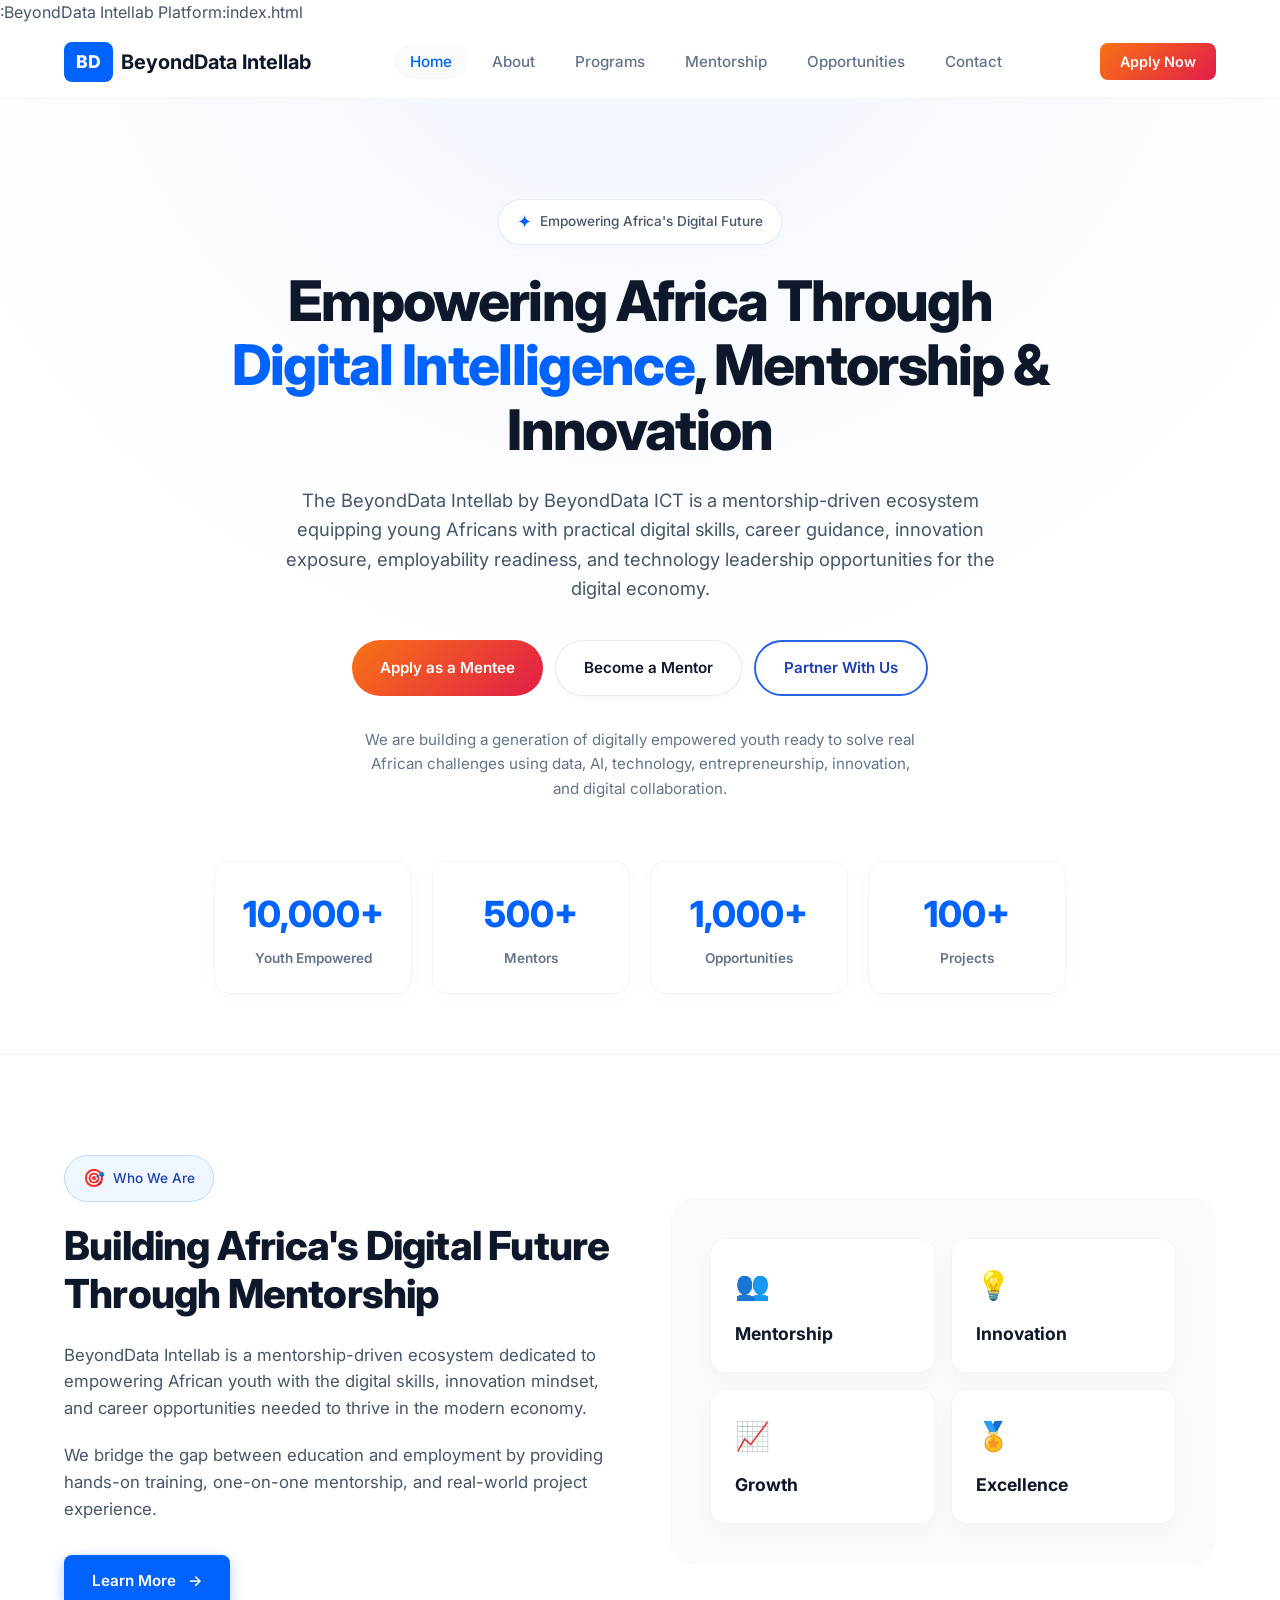
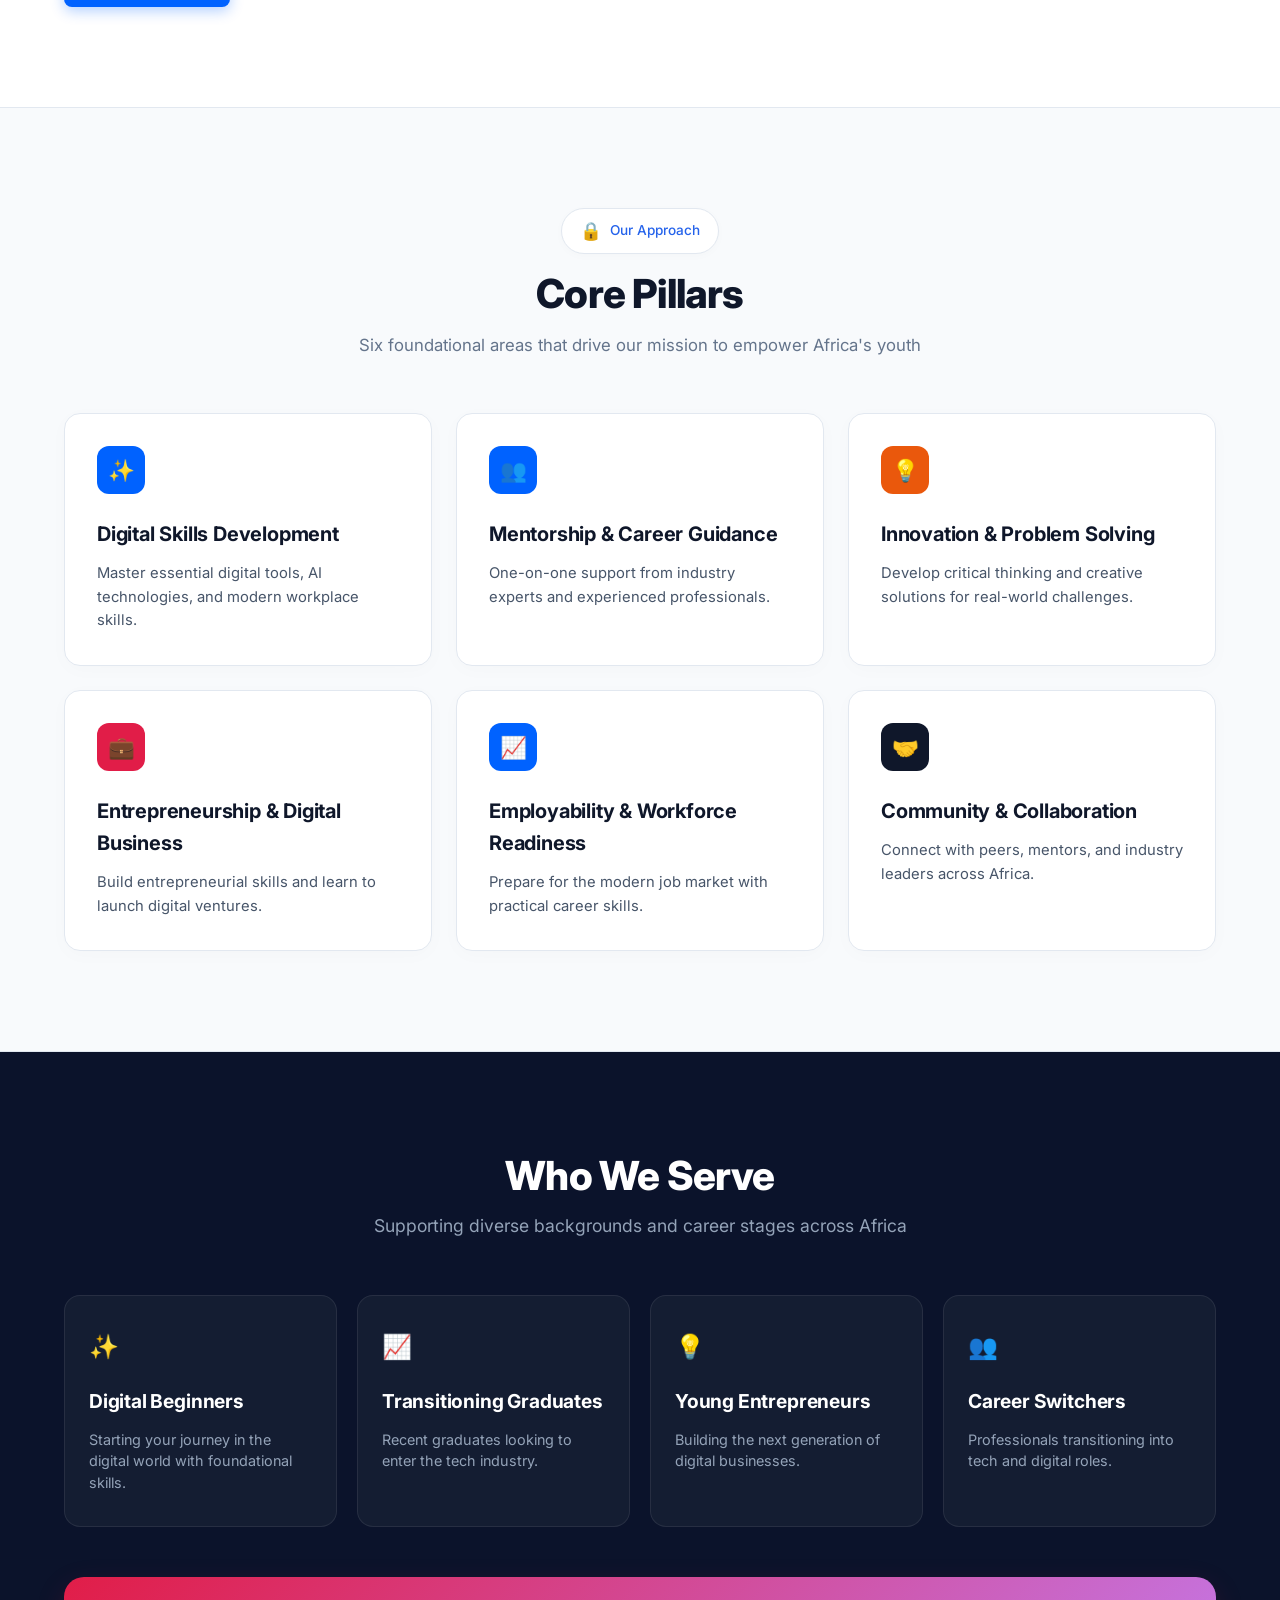
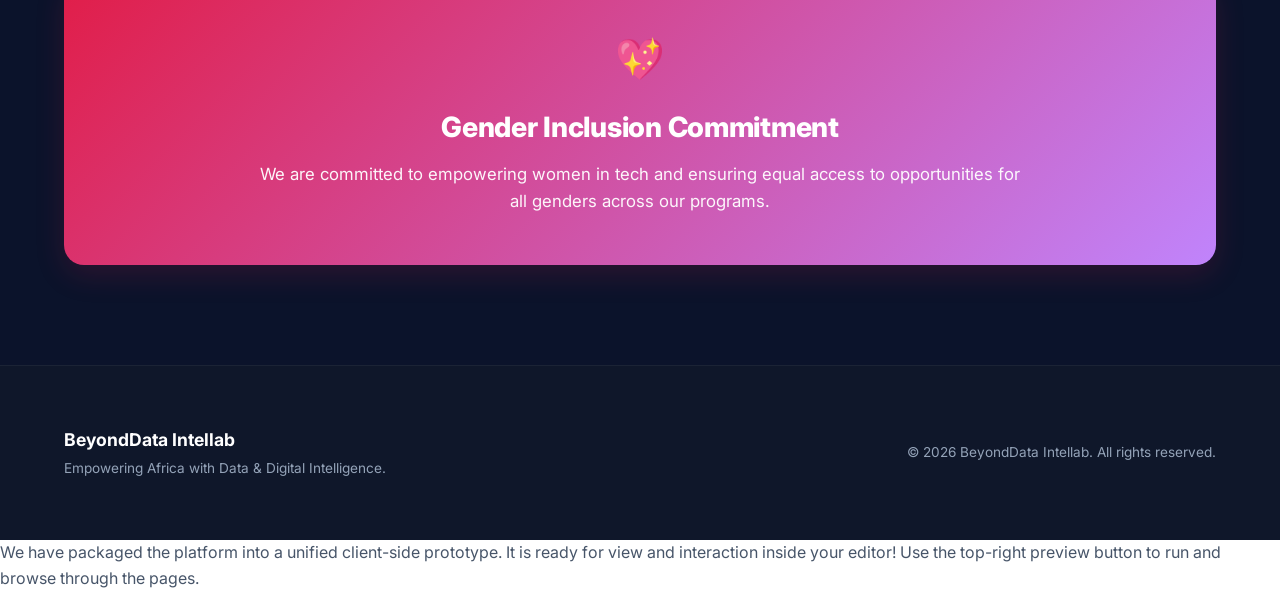
<file: html.html>
:BeyondData Intellab Platform:index.html
<!DOCTYPE html>
<html lang="en">

<head>
    <meta charset="UTF-8">
    <meta name="viewport" content="width=device-width, initial-scale=1.0">
    <title>BeyondData Intellab | Digital Mentorship & Innovation Platform</title>

    <!-- Premium Inter Google Font -->
    <link rel="preconnect" href="https://fonts.googleapis.com">
    <link rel="preconnect" href="https://fonts.gstatic.com" crossorigin>
    <link href="https://fonts.googleapis.com/css2?family=Inter:wght@400;500;600;700;800&display=swap" rel="stylesheet">

    <!-- Unified Premium Design System & Responsive Rules -->
    <style>
        /* ==========================================================================
           DESIGN SYSTEM & VARIABLES
           ========================================================================== */
        
         :root {
            --bg-dark: #0B132B;
            --blue-corp: #0F172A;
            --blue-tech: #0062FF;
            --white: #FFFFFF;
            --bg-light: #F8FAFC;
            --text-heading: #0F172A;
            --text-body: #475569;
            --gradient-accent: linear-gradient(135deg, #F97316 0%, #E11D48 100%);
            --shadow-soft: 0 4px 20px rgba(15, 23, 42, 0.02);
            --shadow-card: 0 12px 34px rgba(15, 23, 42, 0.06);
            --border-radius: 16px;
            --transition: all 0.3s cubic-bezier(0.16, 1, 0.3, 1);
        }
        /* ==========================================================================
           BASE RESET & UTILITIES
           ========================================================================== */
        
        * {
            margin: 0;
            padding: 0;
            box-sizing: border-box;
            font-family: 'Inter', -apple-system, BlinkMacSystemFont, "Segoe UI", Roboto, sans-serif;
        }
        
        body {
            background-color: var(--white);
            color: var(--text-body);
            line-height: 1.6;
            -webkit-font-smoothing: antialiased;
            overflow-x: hidden;
        }
        
        .container {
            width: 100%;
            max-width: 1200px;
            margin: 0 auto;
            padding: 0 24px;
        }
        
        .section-padding {
            padding: clamp(60px, 8vw, 100px) 0;
        }
        /* Responsive Grid Structures */
        
        .grid-2 {
            display: grid;
            grid-template-columns: repeat(2, 1fr);
            gap: 40px;
            align-items: center;
        }
        
        .grid-3 {
            display: grid;
            grid-template-columns: repeat(3, 1fr);
            gap: 24px;
        }
        
        .grid-4 {
            display: grid;
            grid-template-columns: repeat(4, 1fr);
            gap: 20px;
        }
        
        @media (max-width: 968px) {
            .grid-2,
            .grid-3 {
                grid-template-columns: 1fr;
                gap: 32px;
            }
        }
        
        @media (max-width: 768px) {
            .grid-4 {
                grid-template-columns: repeat(2, 1fr);
                gap: 16px;
            }
        }
        
        @media (max-width: 480px) {
            .grid-4 {
                grid-template-columns: 1fr;
            }
        }
        /* Headings & Responsive Typography */
        
        h1 {
            font-size: clamp(2.25rem, 5vw, 3.5rem);
            font-weight: 800;
            color: #0F172A;
            line-height: 1.15;
            letter-spacing: -0.03em;
            margin-bottom: 24px;
        }
        
        h2 {
            font-size: clamp(1.75rem, 4vw, 2.5rem);
            font-weight: 800;
            color: #0F172A;
            line-height: 1.2;
            letter-spacing: -0.02em;
        }
        
        h3 {
            color: var(--text-heading);
            font-weight: 700;
            letter-spacing: -0.01em;
        }
        /* ==========================================================================
           INTERACTIVE ROUTING SYSTEM
           ========================================================================== */
        
        .app-page {
            display: none;
            animation: fadeIn 0.4s cubic-bezier(0.16, 1, 0.3, 1) forwards;
        }
        
        .app-page.active-page {
            display: block;
        }
        
        @keyframes fadeIn {
            from {
                opacity: 0;
                transform: translateY(8px);
            }
            to {
                opacity: 1;
                transform: translateY(0);
            }
        }
        /* ==========================================================================
           HEADER & NAVIGATION BAR
           ========================================================================== */
        
        .navbar {
            position: sticky;
            top: 0;
            background: rgba(255, 255, 255, 0.9);
            backdrop-filter: blur(12px);
            -webkit-backdrop-filter: blur(12px);
            border-bottom: 1px solid rgba(15, 23, 42, 0.05);
            z-index: 1000;
            padding: 16px 0;
            transition: var(--transition);
        }
        
        .nav-container {
            display: flex;
            justify-content: space-between;
            align-items: center;
        }
        
        .logo-block {
            display: flex;
            align-items: center;
            gap: 8px;
            text-decoration: none;
            z-index: 1002;
        }
        
        .logo-icon {
            background: var(--blue-tech);
            color: var(--white);
            font-weight: 800;
            padding: 6px 12px;
            border-radius: 8px;
            font-size: 1.1rem;
        }
        
        .logo-text {
            font-size: 1.25rem;
            font-weight: 700;
            color: var(--text-heading);
        }
        /* Menu Links */
        
        .nav-links {
            display: flex;
            gap: 8px;
            list-style: none;
        }
        
        .nav-links a {
            text-decoration: none;
            color: #64748B;
            font-weight: 500;
            font-size: 0.95rem;
            transition: var(--transition);
            padding: 8px 16px;
            border-radius: 30px;
            cursor: pointer;
        }
        
        .nav-links a:hover,
        .nav-links a.active {
            color: var(--blue-tech);
            background-color: var(--bg-light);
        }
        /* Mobile Action Trigger */
        
        .menu-toggle {
            display: none;
            background: none;
            border: none;
            cursor: pointer;
            z-index: 1002;
            padding: 8px;
        }
        
        .menu-toggle span {
            display: block;
            width: 24px;
            height: 2px;
            background: var(--text-heading);
            margin: 5px auto;
            transition: var(--transition);
        }
        /* Mobile Sidebar Settings */
        
        @media (max-width: 968px) {
            .nav-links {
                position: fixed;
                top: 0;
                right: -100%;
                width: 80%;
                max-width: 300px;
                height: 100vh;
                background: var(--white);
                box-shadow: -10px 0 30px rgba(0, 0, 0, 0.05);
                flex-direction: column;
                justify-content: flex-start;
                padding: 100px 24px 40px 24px;
                gap: 12px;
                transition: right 0.4s cubic-bezier(0.16, 1, 0.3, 1);
                z-index: 1001;
            }
            .nav-links.active {
                right: 0;
            }
            .menu-toggle {
                display: block;
            }
            /* Burger Animation */
            .menu-toggle.active span:nth-child(1) {
                transform: translateY(7px) rotate(45deg);
            }
            .menu-toggle.active span:nth-child(2) {
                opacity: 0;
            }
            .menu-toggle.active span:nth-child(3) {
                transform: translateY(-7px) rotate(-45deg);
            }
            .nav-actions {
                display: none;
            }
        }
        /* Drawer Overlay */
        
        .menu-overlay {
            display: none;
            position: fixed;
            top: 0;
            left: 0;
            width: 100%;
            height: 100%;
            background: rgba(15, 23, 42, 0.4);
            backdrop-filter: blur(4px);
            z-index: 1000;
        }
        
        .menu-overlay.active {
            display: block;
        }
        /* ==========================================================================
           BUTTONS & UTILITY ACCENTS
           ========================================================================== */
        
        .btn {
            display: inline-flex;
            align-items: center;
            justify-content: center;
            padding: 14px 28px;
            border-radius: 30px;
            font-weight: 600;
            text-decoration: none;
            transition: var(--transition);
            cursor: pointer;
            font-size: 0.95rem;
            text-align: center;
        }
        
        .btn-pill-gradient {
            background: var(--gradient-accent);
            color: var(--white);
            border: none;
        }
        
        .btn-pill-gradient:hover {
            transform: translateY(-2px);
            box-shadow: 0 8px 20px rgba(225, 29, 72, 0.2);
        }
        
        .btn-pill-white {
            background: var(--white);
            color: var(--text-heading);
            border: 1px solid rgba(15, 23, 42, 0.08);
            box-shadow: 0 2px 8px rgba(15, 23, 42, 0.04);
        }
        
        .btn-pill-white:hover {
            background: var(--bg-light);
            transform: translateY(-2px);
        }
        
        .btn-pill-outline {
            background: transparent;
            color: #1E40AF;
            border: 2px solid #2563EB;
        }
        
        .btn-pill-outline:hover {
            background: rgba(37, 99, 243, 0.05);
            transform: translateY(-2px);
        }
        
        .btn-nav-apply {
            background: var(--gradient-accent);
            color: var(--white);
            padding: 10px 20px;
            border-radius: 8px;
            text-decoration: none;
            font-weight: 600;
            font-size: 0.9rem;
            transition: var(--transition);
            cursor: pointer;
        }
        
        .btn-nav-apply:hover {
            opacity: 0.95;
            transform: translateY(-1px);
        }
        
        .hero-badge {
            display: inline-flex;
            align-items: center;
            gap: 8px;
            padding: 8px 18px;
            background: var(--white);
            border: 1px solid rgba(15, 23, 42, 0.08);
            border-radius: 30px;
            color: #475569;
            font-size: 0.85rem;
            font-weight: 500;
            box-shadow: 0 2px 10px rgba(0, 0, 0, 0.02);
            margin-bottom: 24px;
        }
        
        .hero-badge span {
            color: var(--blue-tech);
            font-size: 1.1rem;
        }
        
        .hero-button-group {
            display: flex;
            gap: 12px;
            justify-content: center;
            flex-wrap: wrap;
            margin-bottom: 32px;
        }
        
        @media (max-width: 480px) {
            .hero-button-group {
                flex-direction: column;
                width: 100%;
                max-width: 320px;
                margin-left: auto;
                margin-right: auto;
            }
            .hero-button-group .btn {
                width: 100%;
            }
        }
        /* ==========================================================================
           PILLAR MATRIX CARDS
           ========================================================================== */
        
        .pillar-card {
            background: var(--white);
            border: 1px solid #E2E8F0;
            border-radius: var(--border-radius);
            padding: 32px;
            box-shadow: var(--shadow-soft);
            transition: var(--transition);
            display: flex;
            flex-direction: column;
            align-items: flex-start;
            text-align: left;
        }
        
        .pillar-card:hover {
            transform: translateY(-4px);
            box-shadow: var(--shadow-card);
            border-color: #CBD5E1;
        }
        
        .pillar-icon-box {
            width: 48px;
            height: 48px;
            border-radius: 12px;
            display: flex;
            align-items: center;
            justify-content: center;
            font-size: 1.35rem;
            color: var(--white);
            margin-bottom: 24px;
        }
        
        .pillar-card h3 {
            font-size: 1.25rem;
            font-weight: 700;
            color: #0F172A;
            margin-bottom: 12px;
        }
        
        .pillar-card p {
            font-size: 0.925rem;
            color: #475569;
            line-height: 1.6;
        }
        /* Stats Cards */
        
        .stat-container-grid {
            display: grid;
            grid-template-columns: repeat(4, 1fr);
            gap: 20px;
            margin-top: 60px;
        }
        
        @media (max-width: 768px) {
            .stat-container-grid {
                grid-template-columns: repeat(2, 1fr);
                gap: 16px;
            }
        }
        
        @media (max-width: 480px) {
            .stat-container-grid {
                grid-template-columns: 1fr;
            }
        }
        
        .stat-metric-card {
            background: var(--white);
            border: 1px solid rgba(15, 23, 42, 0.04);
            border-radius: 16px;
            padding: 24px;
            box-shadow: 0 4px 20px rgba(0, 0, 0, 0.02);
            text-align: center;
        }
        
        .stat-number {
            font-size: clamp(1.75rem, 4vw, 2.25rem);
            font-weight: 800;
            color: #0062FF;
            margin-bottom: 4px;
        }
        
        .stat-label {
            font-size: 0.85rem;
            color: #64748B;
            font-weight: 600;
        }
        /* Form Inputs style */
        
        .form-card {
            background: var(--white);
            border: 1px solid rgba(15, 23, 42, 0.06);
            border-radius: 16px;
            padding: 40px;
            box-shadow: var(--shadow-card);
            max-width: 640px;
            margin: 0 auto;
        }
        
        .form-group {
            margin-bottom: 24px;
            text-align: left;
        }
        
        .form-group label {
            display: block;
            margin-bottom: 8px;
            font-weight: 600;
            color: var(--text-heading);
            font-size: 0.9rem;
        }
        
        .form-control {
            width: 100%;
            padding: 14px;
            border: 1px solid rgba(15, 23, 42, 0.12);
            border-radius: 8px;
            outline: none;
            background: #fff;
            font-size: 1rem;
            transition: var(--transition);
        }
        
        .form-control:focus {
            border-color: var(--blue-tech);
            box-shadow: 0 0 0 4px rgba(0, 98, 255, 0.08);
        }
        /* Timeline Box for Programs */
        
        .timeline-box {
            display: flex;
            flex-direction: column;
            gap: 20px;
            margin-top: 40px;
        }
        
        .timeline-node {
            display: grid;
            grid-template-columns: 120px 1fr;
            background: var(--white);
            border: 1px solid rgba(0, 98, 255, 0.06);
            padding: 24px;
            border-radius: var(--border-radius);
            box-shadow: var(--shadow-soft);
            text-align: left;
        }
        
        .node-index {
            font-weight: 800;
            color: var(--blue-tech);
            font-size: 1.1rem;
        }
        
        @media (max-width: 576px) {
            .timeline-node {
                grid-template-columns: 1fr;
                gap: 12px;
            }
        }
        /* Footer */
        
        footer {
            background: #0F172A;
            color: #94A3B8;
            padding: 60px 0;
            border-top: 1px solid rgba(255, 255, 255, 0.05);
        }
        
        .footer-content {
            display: flex;
            justify-content: space-between;
            align-items: center;
            flex-wrap: wrap;
            gap: 24px;
        }
        
        @media (max-width: 768px) {
            .footer-content {
                flex-direction: column;
                text-align: center;
                align-items: center;
            }
        }
        /* ===== NEWSLETTER ===== */
        
        .newsletter-row {
            display: flex;
            gap: 10px;
            max-width: 500px;
        }
        
        .newsletter-row input {
            flex: 1;
            padding: 12px;
            border-radius: 6px;
            border: none;
            background: #ffffff11;
            color: white;
            min-width: 0;
        }
        
        .newsletter-row button {
            background: linear-gradient(to right, #ff7e5f, #feb47b);
            border: none;
            padding: 12px 25px;
            border-radius: 6px;
            color: white;
            font-weight: bold;
            cursor: pointer;
            white-space: nowrap;
        }
    </style>
</head>

<body>

    <!-- NAVIGATION OVERLAY -->
    <div class="menu-overlay" id="menuOverlay"></div>

    <!-- NAVBAR NAVIGATION -->
    <nav class="navbar">
        <div class="container nav-container">
            <a class="logo-block" onclick="navigateTo('home')">
                <div class="logo-icon">BD</div>
                <div class="logo-text">BeyondData Intellab</div>
            </a>

            <ul class="nav-links" id="navLinks">
                <li><a onclick="navigateTo('home')" id="link-home" class="active">Home</a></li>
                <li><a onclick="navigateTo('about')" id="link-about">About</a></li>
                <li><a onclick="navigateTo('programs')" id="link-programs">Programs</a></li>
                <li><a onclick="navigateTo('mentorship')" id="link-mentorship">Mentorship</a></li>
                <li><a onclick="navigateTo('opportunities')" id="link-opportunities">Opportunities</a></li>
                <li><a onclick="navigateTo('contact')" id="link-contact">Contact</a></li>
            </ul>

            <div class="nav-actions">
                <a onclick="navigateTo('application')" class="btn-nav-apply">Apply Now</a>
            </div>

            <button class="menu-toggle" id="menuToggle" aria-label="Toggle Navigation Menu">
                <span></span>
                <span></span>
                <span></span>
            </button>
        </div>
    </nav>

    <!-- ==========================================================================
       PAGE CONTAINER: HOME
       ========================================================================== -->
    <main id="page-home" class="app-page active-page">
        <!-- HERO SECTION -->
        <header style="background: radial-gradient(circle at 50% -20%, #EFF6FF 0%, #FFFFFF 60%); padding: clamp(60px, 8vw, 100px) 0 60px 0; text-align: center;">
            <div class="container" style="max-width: 900px;">
                <div class="hero-badge">
                    <span>✦</span> Empowering Africa's Digital Future
                </div>
                <h1>
                    Empowering Africa Through <span style="color: #0062FF;">Digital Intelligence</span>, Mentorship & Innovation
                </h1>
                <p style="font-size: clamp(1rem, 2vw, 1.15rem); color: #475569; max-width: 760px; margin: 0 auto 36px auto; line-height: 1.6;">
                    The BeyondData Intellab by BeyondData ICT is a mentorship-driven ecosystem equipping young Africans with practical digital skills, career guidance, innovation exposure, employability readiness, and technology leadership opportunities for the digital economy.
                </p>
                <div class="hero-button-group">
                    <a onclick="navigateTo('application', 'mentee')" class="btn btn-pill-gradient">Apply as a Mentee</a>
                    <a onclick="navigateTo('mentorship')" class="btn btn-pill-white">Become a Mentor</a>
                    <a onclick="navigateTo('about', 'partnership')" class="btn btn-pill-outline">Partner With Us</a>
                </div>
                <p style="font-size: 0.95rem; color: #64748B; max-width: 600px; margin: 0 auto 60px auto; padding: 0 16px;">
                    We are building a generation of digitally empowered youth ready to solve real African challenges using data, AI, technology, entrepreneurship, innovation, and digital collaboration.
                </p>
                <div class="stat-container-grid">
                    <div class="stat-metric-card">
                        <div class="stat-number">10,000+</div>
                        <div class="stat-label">Youth Empowered</div>
                    </div>
                    <div class="stat-metric-card">
                        <div class="stat-number">500+</div>
                        <div class="stat-label">Mentors</div>
                    </div>
                    <div class="stat-metric-card">
                        <div class="stat-number">1,000+</div>
                        <div class="stat-label">Opportunities</div>
                    </div>
                    <div class="stat-metric-card">
                        <div class="stat-number">100+</div>
                        <div class="stat-label">Projects</div>
                    </div>
                </div>
            </div>
        </header>

        <!-- BRAND SPLIT FEATURE (WHO WE ARE) -->
        <section class="section-padding" style="background: #FFFFFF; border-top: 1px solid rgba(15,23,42,0.04);">
            <div class="container grid-2" style="gap: clamp(40px, 8vw, 60px);">
                <div>
                    <div class="hero-badge" style="background: #EFF6FF; border: 1px solid #BFDBFE; color: #1E40AF; margin-bottom: 20px;">
                        <span style="color: #2563EB;">🎯</span> Who We Are
                    </div>
                    <h2 style="margin-bottom: 24px;">
                        Building Africa's Digital Future Through Mentorship
                    </h2>
                    <p style="font-size: 1.05rem; color: #475569; margin-bottom: 20px; line-height: 1.6;">
                        BeyondData Intellab is a mentorship-driven ecosystem dedicated to empowering African youth with the digital skills, innovation mindset, and career opportunities needed to thrive in the modern economy.
                    </p>
                    <p style="font-size: 1.05rem; color: #475569; margin-bottom: 32px; line-height: 1.6;">
                        We bridge the gap between education and employment by providing hands-on training, one-on-one mentorship, and real-world project experience.
                    </p>
                    <a onclick="navigateTo('about')" class="btn" style="background: #0062FF; color: #FFFFFF; border-radius: 8px; padding: 14px 28px; font-weight: 600; font-size: 0.95rem; box-shadow: 0 4px 14px rgba(0, 98, 255, 0.3);">
                        Learn More &nbsp; →
                    </a>
                </div>
                <div style="background: #F8FAFC; padding: clamp(24px, 5vw, 40px); border-radius: 24px; display: grid; grid-template-columns: repeat(2, 1fr); gap: 16px;">
                    <div class="stat-metric-card" style="box-shadow: 0 10px 25px rgba(15,23,42,0.02); border-radius: 16px; padding: 24px; text-align: left;">
                        <div style="color: #0062FF; font-size: 1.75rem; margin-bottom: 12px;">👥</div>
                        <h4 style="font-size: 1.1rem; font-weight: 700; color: #0F172A;">Mentorship</h4>
                    </div>
                    <div class="stat-metric-card" style="box-shadow: 0 10px 25px rgba(15,23,42,0.02); border-radius: 16px; padding: 24px; text-align: left;">
                        <div style="color: #0062FF; font-size: 1.75rem; margin-bottom: 12px;">💡</div>
                        <h4 style="font-size: 1.1rem; font-weight: 700; color: #0F172A;">Innovation</h4>
                    </div>
                    <div class="stat-metric-card" style="box-shadow: 0 10px 25px rgba(15,23,42,0.02); border-radius: 16px; padding: 24px; text-align: left;">
                        <div style="color: #F97316; font-size: 1.75rem; margin-bottom: 12px;">📈</div>
                        <h4 style="font-size: 1.1rem; font-weight: 700; color: #0F172A;">Growth</h4>
                    </div>
                    <div class="stat-metric-card" style="box-shadow: 0 10px 25px rgba(15,23,42,0.02); border-radius: 16px; padding: 24px; text-align: left;">
                        <div style="color: #E11D48; font-size: 1.75rem; margin-bottom: 12px;">🏅</div>
                        <h4 style="font-size: 1.1rem; font-weight: 700; color: #0F172A;">Excellence</h4>
                    </div>
                </div>
            </div>
        </section>

        <!-- SIX CORE PILLARS MATRIX -->
        <section class="section-padding" style="background: #F8FAFC; border-top: 1px solid #E2E8F0; border-bottom: 1px solid #E2E8F0;">
            <div class="container">
                <div style="text-align: center; margin-bottom: 54px; padding: 0 16px;">
                    <div class="hero-badge" style="background: #FFFFFF; border: 1px solid #E2E8F0; color: #2563EB; margin-bottom: 16px;">
                        <span>🔒</span> Our Approach
                    </div>
                    <h2 style="margin-bottom: 14px;">Core Pillars</h2>
                    <p style="font-size: 1.05rem; color: #64748B; max-width: 620px; margin: 0 auto;">
                        Six foundational areas that drive our mission to empower Africa's youth
                    </p>
                </div>
                <div class="grid-3">
                    <div class="pillar-card">
                        <div class="pillar-icon-box" style="background: #0062FF;">✨</div>
                        <h3>Digital Skills Development</h3>
                        <p>Master essential digital tools, AI technologies, and modern workplace skills.</p>
                    </div>
                    <div class="pillar-card">
                        <div class="pillar-icon-box" style="background: #0062FF;">👥</div>
                        <h3>Mentorship & Career Guidance</h3>
                        <p>One-on-one support from industry experts and experienced professionals.</p>
                    </div>
                    <div class="pillar-card">
                        <div class="pillar-icon-box" style="background: #EA580C;">💡</div>
                        <h3>Innovation & Problem Solving</h3>
                        <p>Develop critical thinking and creative solutions for real-world challenges.</p>
                    </div>
                    <div class="pillar-card">
                        <div class="pillar-icon-box" style="background: #E11D48;">💼</div>
                        <h3>Entrepreneurship & Digital Business</h3>
                        <p>Build entrepreneurial skills and learn to launch digital ventures.</p>
                    </div>
                    <div class="pillar-card">
                        <div class="pillar-icon-box" style="background: #0062FF;">📈</div>
                        <h3>Employability & Workforce Readiness</h3>
                        <p>Prepare for the modern job market with practical career skills.</p>
                    </div>
                    <div class="pillar-card">
                        <div class="pillar-icon-box" style="background: #0F172A;">🤝</div>
                        <h3>Community & Collaboration</h3>
                        <p>Connect with peers, mentors, and industry leaders across Africa.</p>
                    </div>
                </div>
            </div>
        </section>

        <!-- WHO WE SERVE & GENDER INCLUSION -->
        <section class="section-padding" style="background: #0B132B; color: #FFFFFF;">
            <div class="container">
                <div style="text-align: center; margin-bottom: 54px; padding: 0 16px;">
                    <h2 style="color: #FFFFFF; margin-bottom: 12px;">Who We Serve</h2>
                    <p style="font-size: 1.1rem; color: #94A3B8; max-width: 600px; margin: 0 auto;">
                        Supporting diverse backgrounds and career stages across Africa
                    </p>
                </div>
                <div class="grid-4" style="margin-bottom: 50px;">
                    <div style="background: rgba(30, 41, 59, 0.5); border: 1px solid rgba(255, 255, 255, 0.08); padding: 32px 24px; border-radius: 16px;">
                        <div style="color: #38BDF8; font-size: 1.5rem; margin-bottom: 20px;">✨</div>
                        <h3 style="color: #FFFFFF; font-size: 1.2rem; font-weight: 700; margin-bottom: 12px;">Digital Beginners</h3>
                        <p style="color: #94A3B8; font-size: 0.9rem; line-height: 1.5;">Starting your journey in the digital world with foundational skills.</p>
                    </div>
                    <div style="background: rgba(30, 41, 59, 0.5); border: 1px solid rgba(255, 255, 255, 0.08); padding: 32px 24px; border-radius: 16px;">
                        <div style="color: #38BDF8; font-size: 1.5rem; margin-bottom: 20px;">📈</div>
                        <h3 style="color: #FFFFFF; font-size: 1.2rem; font-weight: 700; margin-bottom: 12px;">Transitioning Graduates</h3>
                        <p style="color: #94A3B8; font-size: 0.9rem; line-height: 1.5;">Recent graduates looking to enter the tech industry.</p>
                    </div>
                    <div style="background: rgba(30, 41, 59, 0.5); border: 1px solid rgba(255, 255, 255, 0.08); padding: 32px 24px; border-radius: 16px;">
                        <div style="color: #38BDF8; font-size: 1.5rem; margin-bottom: 20px;">💡</div>
                        <h3 style="color: #FFFFFF; font-size: 1.2rem; font-weight: 700; margin-bottom: 12px;">Young Entrepreneurs</h3>
                        <p style="color: #94A3B8; font-size: 0.9rem; line-height: 1.5;">Building the next generation of digital businesses.</p>
                    </div>
                    <div style="background: rgba(30, 41, 59, 0.5); border: 1px solid rgba(255, 255, 255, 0.08); padding: 32px 24px; border-radius: 16px;">
                        <div style="color: #38BDF8; font-size: 1.5rem; margin-bottom: 20px;">👥</div>
                        <h3 style="color: #FFFFFF; font-size: 1.2rem; font-weight: 700; margin-bottom: 12px;">Career Switchers</h3>
                        <p style="color: #94A3B8; font-size: 0.9rem; line-height: 1.5;">Professionals transitioning into tech and digital roles.</p>
                    </div>
                </div>
                <div style="background: linear-gradient(135deg, #E11D48 0%, #C084FC 100%); padding: clamp(30px, 6vw, 50px) 24px; border-radius: 20px; text-align: center; box-shadow: 0 10px 30px rgba(225, 29, 72, 0.15);">
                    <div style="font-size: 2.5rem; margin-bottom: 14px;">💖</div>
                    <h3 style="font-size: clamp(1.3rem, 3vw, 1.75rem); font-weight: 800; color: #FFFFFF; margin-bottom: 12px; letter-spacing: -0.01em;">
                        Gender Inclusion Commitment
                    </h3>
                    <p style="color: rgba(255, 255, 255, 0.95); font-size: 1.05rem; max-width: 780px; margin: 0 auto; line-height: 1.6;">
                        We are committed to empowering women in tech and ensuring equal access to opportunities for all genders across our programs.
                    </p>
                </div>
            </div>
        </section>
    </main>

    <!-- ==========================================================================
       PAGE CONTAINER: ABOUT
       ========================================================================== -->
    <main id="page-about" class="app-page">
        <section class="section-padding" style="background-color: var(--bg-light); text-align: center;">
            <div class="container">
                <span class="hero-badge" style="background: rgba(0, 98, 255, 0.08); color: var(--blue-tech);">Our Mission</span>
                <h1 style="font-size: clamp(2rem, 5vw, 3rem); margin-top: 16px; margin-bottom: 24px; max-width: 900px; margin-left: auto; margin-right: auto;">
                    Bridging Africa’s Growing Digital Skills and Opportunity Gap
                </h1>
                <p style="max-width: 820px; margin: 0 auto; font-size: 1.15rem; line-height: 1.6;">
                    The BeyondData Intellab is a future-focused mentorship, innovation, and employability platform designed to bridge Africa’s growing digital skills and opportunity gap.
                </p>
            </div>
        </section>

        <section class="section-padding">
            <div class="container grid-2">
                <div class="pillar-card" style="border-top: 4px solid var(--blue-tech);">
                    <h3 style="font-size: 1.45rem; margin-bottom: 16px;">Our Vision</h3>
                    <p style="font-size: 1rem; color: var(--text-body);">To build Africa’s leading youth-driven digital mentorship, innovation, and employability ecosystem that nurtures future-ready talent, responsible technology leaders, and inclusive digital transformation.</p>
                </div>
                <div class="pillar-card" style="border-top: 4px solid var(--gradient-accent);">
                    <h3 style="font-size: 1.45rem; margin-bottom: 16px;">Our Mission</h3>
                    <p style="font-size: 1rem; color: var(--text-body);">To empower African youth and communities with digital intelligence, practical technology skills, mentorship, innovation opportunities, employability readiness, and entrepreneurial thinking for meaningful participation in the digital
                        economy.</p>
                </div>
            </div>
        </section>

        <section id="partnership" class="section-padding" style="background: #F8FAFC;">
            <div class="container">
                <h2 style="text-align: center; margin-bottom: 12px;">Partner With Us</h2>
                <p style="text-align: center; color: var(--text-body); max-width: 700px; margin: 0 auto 40px auto;">We actively construct operational frameworks with companies, NGOs, and innovation hubs to amplify youth placement channels.</p>
                <div class="form-card" style="text-align: center;">
                    <p style="font-size: 1.1rem; color: var(--text-heading); font-weight: 500; margin-bottom: 24px;">
                        Together, we can expand digital access, innovation opportunities, mentorship impact, and employability pathways across Africa.
                    </p>
                    <a onclick="navigateTo('contact')" class="btn btn-pill-gradient">Initiate Partnership Discussions</a>
                </div>
            </div>
        </section>
    </main>

    <!-- ==========================================================================
       PAGE CONTAINER: PROGRAMS
       ========================================================================== -->
    <main id="page-programs" class="app-page">
        <section class="section-padding" style="background-color: var(--bg-light); text-align: center;">
            <div class="container">
                <h1 style="font-size: clamp(2rem, 5vw, 3rem); margin-bottom: 16px;">The BeyondData Intellab Accelerator</h1>
                <p style="font-size: 1.15rem; color: var(--text-body); max-width: 760px; margin: 0 auto;">
                    An 8-Week Digital Career Accelerator designed to prepare young Africans for the digital economy, employability opportunities, entrepreneurship, and technology-driven careers.
                </p>
            </div>
        </section>

        <section class="section-padding">
            <div class="container">
                <h2 style="text-align: center; margin-bottom: 40px;">Cohort-Based Learning Experience</h2>
                <div class="grid-2">
                    <div class="pillar-card" style="border-left: 4px solid var(--gradient-accent);">
                        <span style="font-weight: 700; color: #E11D48; text-transform: uppercase; font-size: 0.85rem; display: block; margin-bottom: 12px;">Active Launch Onboard</span>
                        <h3>Cohort 1 Applications Open May 25th, 2026</h3>
                        <p style="margin-top: 12px;">The first BeyondData Intellab cohort officially begins on <strong>June 15th, 2026</strong>. We are selecting ambitious young minds ready to construct portfolio artifacts.</p>
                    </div>
                    <div class="pillar-card" style="border-left: 4px solid var(--blue-tech);">
                        <h3>Personalized Density Caps</h3>
                        <p style="margin-top: 12px; margin-bottom: 24px;">To safeguard mentorship quality, we enforce strict active participant limits:</p>
                        <div style="display: flex; gap: 40px;">
                            <div>
                                <span style="font-size: 2rem; font-weight: 800; color: var(--text-heading);">50</span>
                                <p style="font-size: 0.85rem; font-weight: 600;">Mentees Max</p>
                            </div>
                            <div>
                                <span style="font-size: 2rem; font-weight: 800; color: var(--blue-tech);">10</span>
                                <p style="font-size: 0.85rem; font-weight: 600;">Mentors Available</p>
                            </div>
                        </div>
                    </div>
                </div>

                <!-- 8-WEEK SCHEDULER -->
                <div class="timeline-box">
                    <div class="timeline-node">
                        <div class="node-index">Week 1</div>
                        <div>
                            <h4>Orientation & Digital Foundations</h4>
                            <p style="font-size: 0.95rem; color: var(--text-body);">Introduction to the program, digital economy awareness, productivity tools, communication, and personal growth planning.</p>
                        </div>
                    </div>
                    <div class="timeline-node">
                        <div class="node-index">Week 2</div>
                        <div>
                            <h4>Data & Digital Literacy</h4>
                            <p style="font-size: 0.95rem; color: var(--text-body);">Data basics, digital workflows, spreadsheets, internet research, and foundational analytical thinking.</p>
                        </div>
                    </div>
                    <div class="timeline-node">
                        <div class="node-index">Week 3</div>
                        <div>
                            <h4>AI, Automation & Modern Work Tools</h4>
                            <p style="font-size: 0.95rem; color: var(--text-body);">Practical exposure to AI tools, automation systems, responsible AI usage, and digital productivity enhancement.</p>
                        </div>
                    </div>
                    <div class="timeline-node">
                        <div class="node-index">Week 4</div>
                        <div>
                            <h4>Personal Branding & Visibility</h4>
                            <p style="font-size: 0.95rem; color: var(--text-body);">LinkedIn optimization, CV improvement, online visibility, digital identity, and portfolio foundations.</p>
                        </div>
                    </div>
                    <div class="timeline-node">
                        <div class="node-index">Week 5</div>
                        <div>
                            <h4>Career & Employability Readiness</h4>
                            <p style="font-size: 0.95rem; color: var(--text-body);">Interview preparation, remote work readiness, freelancing exposure, communication skills, and workplace professionalism.</p>
                        </div>
                    </div>
                    <div class="timeline-node">
                        <div class="node-index">Week 6</div>
                        <div>
                            <h4>Entrepreneurship & Innovation</h4>
                            <p style="font-size: 0.95rem; color: var(--text-body);">Digital business systems, innovation thinking, problem solving, and entrepreneurship fundamentals.</p>
                        </div>
                    </div>
                    <div class="timeline-node">
                        <div class="node-index">Week 7</div>
                        <div>
                            <h4>Project Development</h4>
                            <p style="font-size: 0.95rem; color: var(--text-body);">Collaborative assignments, capstone preparation, mentorship reviews, and portfolio building.</p>
                        </div>
                    </div>
                    <div class="timeline-node">
                        <div class="node-index">Week 8</div>
                        <div>
                            <h4>Showcase & Pathways Forward</h4>
                            <p style="font-size: 0.95rem; color: var(--text-body);">Final presentations, assessments, mentorship reflections, networking, internship pathways, volunteer opportunities, and next-step planning.</p>
                        </div>
                    </div>
                </div>
            </div>
        </section>
    </main>

    <!-- ==========================================================================
       PAGE CONTAINER: MENTORSHIP
       ========================================================================== -->
    <main id="page-mentorship" class="app-page">
        <section class="section-padding" style="background: radial-gradient(circle at 10% 90%, var(--bg-light) 0%, #FFFFFF 100%);">
            <div class="container grid-2">
                <div>
                    <h1 style="font-size: clamp(2.25rem, 5vw, 3rem);">Become a Mentor</h1>
                    <p style="font-size: 1.1rem; color: var(--text-body); margin-bottom: 32px;">
                        Help shape Africa’s next generation of innovators, professionals, entrepreneurs, and digital leaders.
                    </p>
                    <a onclick="navigateTo('application')" class="btn btn-pill-gradient">Apply as a Mentor</a>
                </div>
                <div class="pillar-card" style="border-top: 4px solid var(--blue-tech);">
                    <h3>How It Works</h3>
                    <ul style="list-style: none; display: flex; flex-direction: column; gap: 12px; margin-top: 20px; font-weight: 500;">
                        <li>🌱 Apply securely through the platform</li>
                        <li>🤝 Matching based on shared learning tracks</li>
                        <li>📅 Direct, structured sessions & milestones</li>
                        <li>🚀 Unlock internship placement paths</li>
                    </ul>
                </div>
            </div>
        </section>
    </main>

    <!-- ==========================================================================
       PAGE CONTAINER: OPPORTUNITIES
       ========================================================================== -->
    <main id="page-opportunities" class="app-page">
        <section class="section-padding" style="background-color: var(--bg-light); text-align: center;">
            <div class="container">
                <h1>Beyond Learning, Real Opportunities</h1>
                <p class="section-subtitle">We construct direct pipelines between ambitious talent and top-tier African enterprise spaces.</p>
            </div>
        </section>

        <section class="section-padding">
            <div class="container grid-2">
                <div class="pillar-card" style="border-left: 4px solid var(--blue-tech);">
                    <h3>For Mentees & Graduates</h3>
                    <p style="margin-top: 12px; margin-bottom: 20px;">Leverage our dedicated matching infrastructure to secure real placements:</p>
                    <ul style="padding-left: 20px; font-size: 0.9rem; color: var(--text-body); display: flex; flex-direction: column; gap: 8px;">
                        <li>Structured, direct corporate internship avenues</li>
                        <li>Specialized technological volunteer placement maps</li>
                        <li>High-exposure regional innovation challenge invitations</li>
                    </ul>
                </div>
                <div class="pillar-card" style="border-left: 4px solid var(--gradient-accent);">
                    <h3>For Strategic Partners</h3>
                    <p style="margin-top: 12px; margin-bottom: 20px;">Gain instant gateway access to highly skilled, thoroughly trained junior talent:</p>
                    <ul style="padding-left: 20px; font-size: 0.9rem; color: var(--text-body); display: flex; flex-direction: column; gap: 8px;">
                        <li>Vetted junior data specialists</li>
                        <li>Resourceful tech support volunteers</li>
                        <li>Collaborative project integration cohorts</li>
                    </ul>
                </div>
            </div>
        </section>
    </main>

    <!-- ==========================================================================
       PAGE CONTAINER: CONTACT
       ========================================================================== -->
    <main id="page-contact" class="app-page">
        <section class="section-padding">
            <div class="container grid-2">
                <div>
                    <h1>Get In Touch</h1>
                    <p style="font-size: 1.1rem; color: var(--text-body); margin-bottom: 32px;">
                        Have questions about the accelerator timeline, strategic partnerships, or admissions? Reach our desk directly.
                    </p>
                    <div style="background-color: var(--bg-light); padding: 24px; border-radius: 12px;">
                        <strong>Corporate Communication channels:</strong>
                        <p style="margin-top: 12px;">📬 Email: <strong>intellab@beyonddataict.com</strong></p>
                        <p style="margin-top: 4px;">📍 Mombasa, Kenya</p>
                    </div>
                </div>
                <div>
                    <div class="form-card">
                        <form onsubmit="handleFormSubmit(event)">
                            <div class="form-group">
                                <label>Your Name</label>
                                <input type="text" class="form-control" required>
                            </div>
                            <div class="form-group">
                                <label>Email Address</label>
                                <input type="email" class="form-control" required>
                            </div>
                            <div class="form-group">
                                <label>Message Statement</label>
                                <textarea class="form-control" rows="4" required></textarea>
                            </div>
                            <button type="submit" class="btn btn-pill-gradient" style="width: 100%; border-radius: 8px;">Transmit Message</button>
                        </form>
                    </div>
                </div>
            </div>
        </section>
    </main>

    <!-- ==========================================================================
       PAGE CONTAINER: APPLICATION
       ========================================================================== -->
    <main id="page-application" class="app-page">
        <section class="section-padding" style="background-color: var(--bg-light);">
            <div class="container" style="text-align: center;">
                <h1>Intake Portal Wizard</h1>
                <p class="section-subtitle">Submit your details to align with the upcoming Cohort 1 kickoff on June 15th, 2026.</p>

                <div class="form-card" style="margin-top: 40px;">
                    <form onsubmit="handleFormSubmit(event)">
                        <div class="form-group">
                            <label>Full Name</label>
                            <input type="text" class="form-control" required>
                        </div>
                        <div class="form-group">
                            <label>Active Email Address</label>
                            <input type="email" class="form-control" required>
                        </div>
                        <div class="form-group">
                            <label>Target Role Profile</label>
                            <select class="form-control" id="roleSelector">
                                <option value="mentee">Apply as a Mentee</option>
                                <option value="mentor">Apply as a Mentor</option>
                                <option value="partner">Strategic Partner Alignment</option>
                            </select>
                        </div>
                        <div class="form-group">
                            <label>Motivation & Objectives</label>
                            <textarea class="form-control" rows="5" required placeholder="Share your expectations..."></textarea>
                        </div>
                        <button type="submit" class="btn btn-pill-gradient" style="width: 100%; border-radius: 8px;">Log Application Records</button>
                    </form>
                </div>
            </div>
        </section>
    </main>

    <!-- FOOTER -->
    <footer>
        <div class="container footer-content">
            <div>
                <p style="font-weight: 700; color: #fff; margin-bottom: 4px; font-size: 1.1rem;">BeyondData Intellab</p>
                <p style="font-size: 0.85rem;">Empowering Africa with Data & Digital Intelligence.</p>
            </div>
            <p style="font-size: 0.85rem;">&copy; 2026 BeyondData Intellab. All rights reserved.</p>
        </div>
    </footer>

    <!-- LIGHTWEIGHT CLIENT-SIDE SPA ROUTER & NAV LOGIC -->
    <script>
        const menuToggle = document.getElementById('menuToggle');
        const navLinks = document.getElementById('navLinks');
        const menuOverlay = document.getElementById('menuOverlay');

        // Toggle mobile drawer
        function toggleMenu() {
            menuToggle.classList.toggle('active');
            navLinks.classList.toggle('active');
            menuOverlay.classList.toggle('active');

            if (navLinks.classList.contains('active')) {
                document.body.style.overflow = 'hidden';
            } else {
                document.body.style.overflow = '';
            }
        }

        menuToggle.addEventListener('click', toggleMenu);
        menuOverlay.addEventListener('click', toggleMenu);

        // Client-side Router
        function navigateTo(pageId, subRole = '') {
            // Close mobile menu if active
            if (navLinks.classList.contains('active')) {
                toggleMenu();
            }

            // Hide all pages
            const pages = document.querySelectorAll('.app-page');
            pages.forEach(page => page.classList.remove('active-page'));

            // Show active page
            const targetPage = document.getElementById('page-' + pageId);
            if (targetPage) {
                targetPage.classList.add('active-page');
            }

            // Update navbar link highlights
            const links = document.querySelectorAll('.nav-links a');
            links.forEach(link => link.classList.remove('active'));

            const activeLink = document.getElementById('link-' + pageId);
            if (activeLink) {
                activeLink.classList.add('active');
            }

            // Scroll to top
            window.scrollTo({
                top: 0,
                behavior: 'smooth'
            });

            // Handle optional form selectors
            if (pageId === 'application' && subRole) {
                const selector = document.getElementById('roleSelector');
                if (selector) {
                    selector.value = subRole;
                }
            }
        }

        // Handle generic form submits gracefully inside the Canvas preview
        function handleFormSubmit(event) {
            event.preventDefault();
            alert("Application records simulated successfully! We will connect with you soon.");
            event.target.reset();
        }
    </script>
</body>

</html>


We have packaged the platform into a unified client-side prototype. It is ready for view and interaction inside your editor! Use the top-right preview button to run and browse through the pages.
</file>
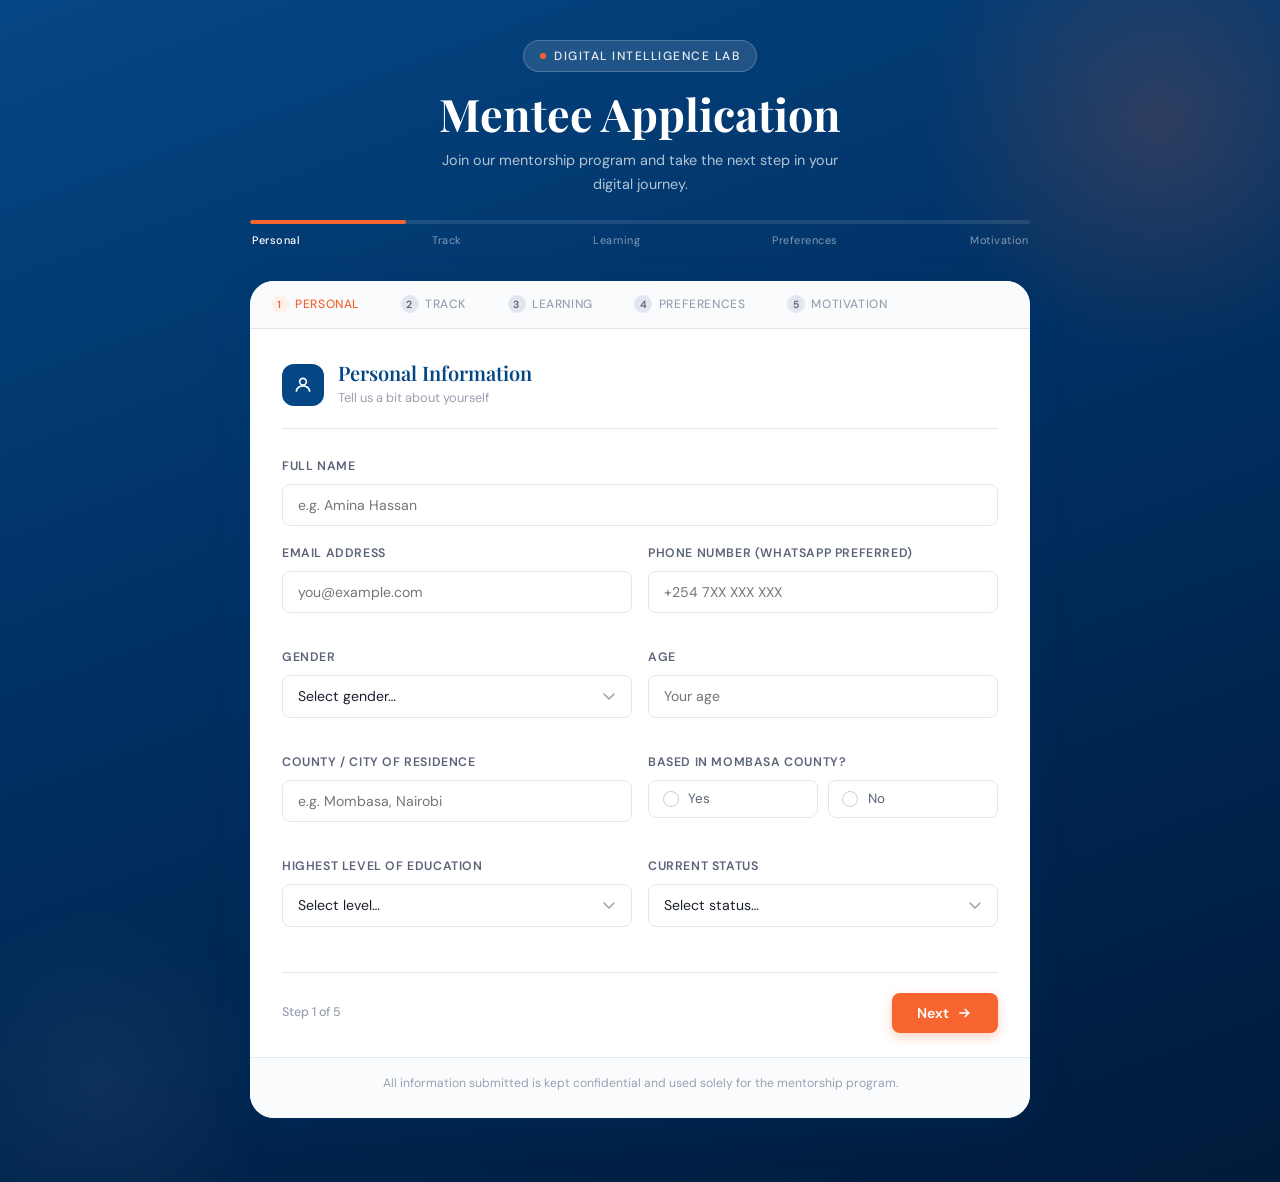
<file: menteeAppform.html>
<!DOCTYPE html>
<html lang="en">
<head>
  <meta charset="UTF-8">
  <meta name="viewport" content="width=device-width, initial-scale=1.0">
  <title>Mentee Application — Digital Intelligence Lab</title>
  <link rel="preconnect" href="https://fonts.googleapis.com">
  <link rel="preconnect" href="https://fonts.gstatic.com" crossorigin>
  <link href="https://fonts.googleapis.com/css2?family=DM+Sans:ital,opsz,wght@0,9..40,300;0,9..40,400;0,9..40,500;0,9..40,600;1,9..40,400&family=Playfair+Display:wght@600;700&display=swap" rel="stylesheet">
  <style>
    *, *::before, *::after {
      box-sizing: border-box;
      margin: 0;
      padding: 0;
    }

    :root {
      --brand:       #054684;
      --brand-dark:  #002d5e;
      --brand-light: #e8f0f9;
      --accent:      #f66530;
      --accent-dark: #e05525;
      --accent-pale: #fef0eb;
      --white:       #ffffff;
      --bg:          #f4f6fb;
      --surface:     #ffffff;
      --border:      #e2e6ef;
      --border-dark: #c8cedd;
      --text:        #1a1f2e;
      --muted:       #5a6378;
      --hint:        #9aa0b0;
      --success:     #0f6e56;
      --success-bg:  #e1f5ee;
      --r-sm:        8px;
      --r-md:        12px;
      --r-lg:        18px;
      --r-xl:        24px;
      --shadow-sm:   0 1px 3px rgba(5,70,132,.08), 0 1px 2px rgba(5,70,132,.04);
      --shadow-md:   0 4px 16px rgba(5,70,132,.10), 0 2px 6px rgba(5,70,132,.06);
      --shadow-lg:   0 12px 40px rgba(5,70,132,.14), 0 4px 12px rgba(5,70,132,.08);
    }

    html { scroll-behavior: smooth; }

    body {
      font-family: 'DM Sans', -apple-system, sans-serif;
      background: var(--bg);
      color: var(--text);
      min-height: 100vh;
      line-height: 1.6;
      font-size: 15px;
    }

    /* ── PAGE LAYOUT ── */
    .page-wrapper {
      min-height: 100vh;
      background: linear-gradient(160deg, #054684 0%, #002d5e 50%, #001a3a 100%);
      padding: 2.5rem 1rem 4rem;
      position: relative;
      overflow: hidden;
    }

    .page-wrapper::before {
      content: '';
      position: absolute;
      top: -120px; right: -120px;
      width: 480px; height: 480px;
      border-radius: 50%;
      background: radial-gradient(circle, rgba(246,101,48,.18) 0%, transparent 70%);
      pointer-events: none;
    }

    .page-wrapper::after {
      content: '';
      position: absolute;
      bottom: -80px; left: -80px;
      width: 360px; height: 360px;
      border-radius: 50%;
      background: radial-gradient(circle, rgba(255,255,255,.05) 0%, transparent 70%);
      pointer-events: none;
    }

    .container {
      max-width: 780px;
      margin: 0 auto;
      position: relative;
      z-index: 1;
    }

    /* ── HEADER ── */
    .page-header {
      text-align: center;
      margin-bottom: 2rem;
      color: #fff;
    }

    .org-badge {
      display: inline-flex;
      align-items: center;
      gap: .5rem;
      background: rgba(255,255,255,.12);
      border: 1px solid rgba(255,255,255,.2);
      border-radius: 100px;
      padding: .35rem 1rem;
      font-size: .75rem;
      letter-spacing: 1.5px;
      text-transform: uppercase;
      font-weight: 500;
      margin-bottom: 1rem;
      color: rgba(255,255,255,.9);
    }

    .org-badge span {
      width: 6px; height: 6px;
      border-radius: 50%;
      background: var(--accent);
      display: inline-block;
    }

    .page-title {
      font-family: 'Playfair Display', serif;
      font-size: clamp(2rem, 5vw, 2.8rem);
      font-weight: 700;
      line-height: 1.15;
      margin-bottom: .6rem;
      color: #fff;
    }

    .page-subtitle {
      font-size: .9rem;
      opacity: .7;
      max-width: 420px;
      margin: 0 auto;
    }

    /* ── STEP PROGRESS ── */
    .progress-wrap {
      background: rgba(255,255,255,.1);
      border-radius: 100px;
      height: 4px;
      margin: 1.5rem 0 0;
      overflow: hidden;
    }

    .progress-fill {
      height: 100%;
      background: var(--accent);
      border-radius: 100px;
      transition: width .45s cubic-bezier(.4,0,.2,1);
      width: 20%;
    }

    .step-labels {
      display: flex;
      justify-content: space-between;
      margin-top: .5rem;
      padding: 0 2px;
    }

    .step-label {
      font-size: .68rem;
      color: rgba(255,255,255,.5);
      letter-spacing: .5px;
      cursor: pointer;
      transition: color .2s;
    }

    .step-label.active { color: #fff; font-weight: 500; }
    .step-label.done   { color: rgba(255,255,255,.75); }

    /* ── CARD ── */
    .form-card {
      background: var(--surface);
      border-radius: var(--r-xl);
      box-shadow: var(--shadow-lg);
      overflow: hidden;
      margin-top: 1.5rem;
    }

    /* ── SECTION TABS ── */
    .tab-nav {
      display: flex;
      border-bottom: 1.5px solid var(--border);
      background: #fafbfd;
      overflow-x: auto;
      scrollbar-width: none;
    }

    .tab-nav::-webkit-scrollbar { display: none; }

    .tab-btn {
      font-family: 'DM Sans', sans-serif;
      font-size: .75rem;
      font-weight: 500;
      letter-spacing: .6px;
      text-transform: uppercase;
      padding: .9rem 1.3rem;
      border: none;
      background: none;
      cursor: pointer;
      color: var(--hint);
      border-bottom: 2.5px solid transparent;
      margin-bottom: -1.5px;
      white-space: nowrap;
      transition: all .2s;
      display: flex;
      align-items: center;
      gap: .4rem;
    }

    .tab-btn .tab-num {
      width: 18px; height: 18px;
      border-radius: 50%;
      font-size: .65rem;
      display: flex;
      align-items: center;
      justify-content: center;
      background: var(--border);
      color: var(--muted);
      font-weight: 600;
      transition: all .2s;
      flex-shrink: 0;
    }

    .tab-btn.active {
      color: var(--accent);
      border-bottom-color: var(--accent);
    }

    .tab-btn.active .tab-num {
      background: var(--accent-pale);
      color: var(--accent);
    }

    .tab-btn.done {
      color: var(--brand);
      border-bottom-color: var(--brand-light);
    }

    .tab-btn.done .tab-num {
      background: var(--brand);
      color: #fff;
    }

    /* ── FORM BODY ── */
    .form-body { padding: 2rem 2rem 1.5rem; }

    @media (max-width: 600px) {
      .form-body { padding: 1.5rem 1.2rem 1.2rem; }
    }

    .section { display: none; }
    .section.active { display: block; }

    /* ── SECTION HEADER ── */
    .sec-header {
      display: flex;
      align-items: center;
      gap: .9rem;
      margin-bottom: 1.75rem;
      padding-bottom: 1.25rem;
      border-bottom: 1.5px solid var(--border);
    }

    .sec-icon {
      width: 42px; height: 42px;
      border-radius: var(--r-md);
      background: var(--brand);
      display: flex;
      align-items: center;
      justify-content: center;
      color: #fff;
      font-size: 1.1rem;
      flex-shrink: 0;
    }

    .sec-meta {}
    .sec-title {
      font-family: 'Playfair Display', serif;
      font-size: 1.25rem;
      font-weight: 600;
      color: var(--brand);
      line-height: 1.2;
    }

    .sec-desc {
      font-size: .8rem;
      color: var(--hint);
      margin-top: .15rem;
    }

    /* ── FORM ELEMENTS ── */
    .fg { margin-bottom: 1.1rem; }
    .fg-row { display: grid; grid-template-columns: 1fr 1fr; gap: 1rem; margin-bottom: 1.1rem; }
    .fg-row3 { display: grid; grid-template-columns: 1fr 1fr 1fr; gap: 1rem; margin-bottom: 1.1rem; }

    @media (max-width: 580px) {
      .fg-row, .fg-row3 { grid-template-columns: 1fr; }
    }

    label.lbl {
      display: block;
      font-size: .77rem;
      font-weight: 600;
      color: var(--muted);
      text-transform: uppercase;
      letter-spacing: .6px;
      margin-bottom: .45rem;
    }

    input[type="text"],
    input[type="email"],
    input[type="tel"],
    input[type="number"],
    select,
    textarea {
      width: 100%;
      padding: .7rem .95rem;
      border: 1.5px solid var(--border);
      border-radius: var(--r-sm);
      background: var(--white);
      color: var(--text);
      font-family: 'DM Sans', sans-serif;
      font-size: .88rem;
      transition: border-color .2s, box-shadow .2s, background .2s;
      appearance: none;
    }

    input[type="text"]:hover,
    input[type="email"]:hover,
    input[type="tel"]:hover,
    input[type="number"]:hover,
    select:hover,
    textarea:hover {
      border-color: var(--border-dark);
    }

    input[type="text"]:focus,
    input[type="email"]:focus,
    input[type="tel"]:focus,
    input[type="number"]:focus,
    select:focus,
    textarea:focus {
      border-color: var(--accent);
      outline: none;
      box-shadow: 0 0 0 3.5px rgba(246,101,48,.13);
      background: var(--accent-pale);
    }

    select {
      background-image: url("data:image/svg+xml,%3Csvg xmlns='http://www.w3.org/2000/svg' width='12' height='7' viewBox='0 0 12 7'%3E%3Cpath d='M1 1l5 5 5-5' stroke='%239aa0b0' stroke-width='1.5' fill='none' stroke-linecap='round' stroke-linejoin='round'/%3E%3C/svg%3E");
      background-repeat: no-repeat;
      background-position: right 1rem center;
      padding-right: 2.5rem;
      cursor: pointer;
    }

    textarea {
      resize: vertical;
      min-height: 90px;
      line-height: 1.55;
    }

    /* ── RADIO / CHECKBOX TILES ── */
    .tile-grid {
      display: grid;
      gap: .6rem;
    }

    .tile-grid.cols2 { grid-template-columns: 1fr 1fr; }
    .tile-grid.cols3 { grid-template-columns: 1fr 1fr 1fr; }
    .tile-grid.cols4 { grid-template-columns: 1fr 1fr 1fr 1fr; }

    @media (max-width: 580px) {
      .tile-grid.cols3,
      .tile-grid.cols4 { grid-template-columns: 1fr 1fr; }
    }

    @media (max-width: 380px) {
      .tile-grid.cols2,
      .tile-grid.cols3,
      .tile-grid.cols4 { grid-template-columns: 1fr; }
    }

    .tile {
      position: relative;
    }

    .tile input[type="radio"],
    .tile input[type="checkbox"] {
      position: absolute;
      opacity: 0;
      width: 0;
      height: 0;
    }

    .tile label {
      display: flex;
      align-items: center;
      gap: .6rem;
      padding: .6rem .85rem;
      border: 1.5px solid var(--border);
      border-radius: var(--r-sm);
      cursor: pointer;
      font-size: .84rem;
      color: var(--muted);
      transition: all .2s;
      background: var(--white);
      line-height: 1.3;
      user-select: none;
    }

    .tile label::before {
      content: '';
      width: 16px; height: 16px;
      border-radius: 50%;
      border: 1.5px solid var(--border-dark);
      flex-shrink: 0;
      transition: all .2s;
    }

    .tile.check label::before {
      border-radius: 4px;
    }

    .tile label:hover {
      border-color: var(--border-dark);
      background: #fafbfd;
    }

    .tile input:checked + label {
      border-color: var(--accent);
      background: var(--accent-pale);
      color: var(--accent-dark);
      font-weight: 500;
    }

    .tile input:checked + label::before {
      border-color: var(--accent);
      background: var(--accent);
      box-shadow: inset 0 0 0 3px var(--white);
    }

    .tile.check input:checked + label::before {
      box-shadow: none;
      background-image: url("data:image/svg+xml,%3Csvg xmlns='http://www.w3.org/2000/svg' width='10' height='8' viewBox='0 0 10 8'%3E%3Cpath d='M1 4l3 3 5-6' stroke='white' stroke-width='1.8' fill='none' stroke-linecap='round' stroke-linejoin='round'/%3E%3C/svg%3E");
      background-repeat: no-repeat;
      background-position: center;
    }

    /* ── DIVIDER ── */
    .divider {
      border: none;
      border-top: 1.5px solid var(--border);
      margin: 1.5rem 0;
    }

    /* ── CONSENT ── */
    .consent-box {
      display: flex;
      gap: .85rem;
      align-items: flex-start;
      background: var(--brand-light);
      border: 1.5px solid rgba(5,70,132,.2);
      border-radius: var(--r-md);
      padding: 1rem 1.1rem;
      cursor: pointer;
      transition: border-color .2s;
    }

    .consent-box:hover { border-color: rgba(5,70,132,.4); }

    .consent-box input[type="checkbox"] {
      width: 18px !important;
      height: 18px !important;
      accent-color: var(--brand);
      flex-shrink: 0;
      margin-top: 1px;
      cursor: pointer;
    }

    .consent-text {
      font-size: .84rem;
      color: var(--muted);
      line-height: 1.55;
    }

    .consent-text strong {
      color: var(--brand);
    }

    /* ── NAVIGATION ── */
    .nav-row {
      display: flex;
      align-items: center;
      justify-content: space-between;
      margin-top: 1.75rem;
      padding-top: 1.25rem;
      border-top: 1.5px solid var(--border);
      gap: 1rem;
    }

    .btn-prev {
      display: flex;
      align-items: center;
      gap: .4rem;
      padding: .65rem 1.25rem;
      background: none;
      border: 1.5px solid var(--border);
      border-radius: var(--r-sm);
      font-family: 'DM Sans', sans-serif;
      font-size: .85rem;
      font-weight: 500;
      color: var(--muted);
      cursor: pointer;
      transition: all .2s;
    }

    .btn-prev:hover {
      border-color: var(--brand);
      color: var(--brand);
    }

    .btn-next {
      display: flex;
      align-items: center;
      gap: .45rem;
      padding: .7rem 1.6rem;
      background: var(--accent);
      border: none;
      border-radius: var(--r-sm);
      font-family: 'DM Sans', sans-serif;
      font-size: .88rem;
      font-weight: 600;
      color: #fff;
      cursor: pointer;
      transition: all .25s;
      box-shadow: 0 4px 12px rgba(246,101,48,.3);
    }

    .btn-next:hover {
      background: var(--accent-dark);
      transform: translateY(-2px);
      box-shadow: 0 6px 16px rgba(246,101,48,.35);
    }

    .btn-next:active { transform: translateY(0); }

    .step-counter {
      font-size: .78rem;
      color: var(--hint);
      font-weight: 500;
    }

    /* ── SUBMIT BUTTON ── */
    .btn-submit {
      display: flex;
      align-items: center;
      justify-content: center;
      gap: .5rem;
      width: 100%;
      padding: .9rem;
      background: var(--brand);
      border: none;
      border-radius: var(--r-sm);
      font-family: 'DM Sans', sans-serif;
      font-size: .95rem;
      font-weight: 600;
      color: #fff;
      cursor: pointer;
      margin-top: 1rem;
      transition: all .25s;
      box-shadow: 0 4px 14px rgba(5,70,132,.3);
    }

    .btn-submit:hover {
      background: var(--brand-dark);
      transform: translateY(-2px);
      box-shadow: 0 6px 20px rgba(5,70,132,.35);
    }

    .btn-submit:active { transform: translateY(0); }

    /* ── SUCCESS STATE ── */
    .success-view {
      display: none;
      text-align: center;
      padding: 3.5rem 2rem 4rem;
    }

    .success-view.show { display: block; }

    .success-ring {
      width: 80px; height: 80px;
      border-radius: 50%;
      background: var(--success-bg);
      display: flex;
      align-items: center;
      justify-content: center;
      margin: 0 auto 1.5rem;
    }

    .success-check {
      width: 36px; height: 36px;
      color: var(--success);
    }

    .success-title {
      font-family: 'Playfair Display', serif;
      font-size: 1.7rem;
      font-weight: 700;
      color: var(--brand);
      margin-bottom: .6rem;
    }

    .success-sub {
      font-size: .9rem;
      color: var(--muted);
      max-width: 380px;
      margin: 0 auto 1.5rem;
      line-height: 1.65;
    }

    .success-badge {
      display: inline-flex;
      align-items: center;
      gap: .4rem;
      background: var(--success-bg);
      color: var(--success);
      border-radius: 100px;
      padding: .4rem 1rem;
      font-size: .8rem;
      font-weight: 600;
    }

    /* ── OTHER-SPECIFY ── */
    .other-input {
      margin-top: .6rem;
    }

    /* ── FIELD VALIDATION ── */
    .field-error {
      font-size: .75rem;
      color: #c0392b;
      margin-top: .3rem;
      display: none;
    }

    input.invalid, select.invalid, textarea.invalid {
      border-color: #e24b4a !important;
    }

    /* ── FOOTER ── */
    .form-footer {
      text-align: center;
      padding: 1rem 2rem 1.5rem;
      font-size: .76rem;
      color: var(--hint);
      border-top: 1px solid var(--border);
      background: #fafbfd;
    }
    @keyframes spin {
  to { transform: rotate(360deg); }
}
  </style>
</head>
<body>

<div class="page-wrapper">
  <div class="container">

    <!-- Page Header -->
    <div class="page-header">
      <div class="org-badge"><span></span>Digital Intelligence Lab</div>
      <h1 class="page-title">Mentee Application</h1>
      <p class="page-subtitle">Join our mentorship program and take the next step in your digital journey.</p>
      <div class="progress-wrap">
        <div class="progress-fill" id="pbar"></div>
      </div>
      <div class="step-labels">
        <span class="step-label active" data-step="0">Personal</span>
        <span class="step-label" data-step="1">Track</span>
        <span class="step-label" data-step="2">Learning</span>
        <span class="step-label" data-step="3">Preferences</span>
        <span class="step-label" data-step="4">Motivation</span>
      </div>
    </div>

    <!-- Form Card -->
    <div class="form-card">

      <!-- Tab Navigation -->
      <nav class="tab-nav" role="tablist">
        <button class="tab-btn active" data-step="0" role="tab" aria-selected="true">
          <span class="tab-num">1</span> Personal
        </button>
        <button class="tab-btn" data-step="1" role="tab" aria-selected="false">
          <span class="tab-num">2</span> Track
        </button>
        <button class="tab-btn" data-step="2" role="tab" aria-selected="false">
          <span class="tab-num">3</span> Learning
        </button>
        <button class="tab-btn" data-step="3" role="tab" aria-selected="false">
          <span class="tab-num">4</span> Preferences
        </button>
        <button class="tab-btn" data-step="4" role="tab" aria-selected="false">
          <span class="tab-num">5</span> Motivation
        </button>
      </nav>

      <!-- Form Body -->
      <div class="form-body" id="formBody">

        <!-- SECTION 1: Personal Information -->
        <div class="section active" id="sec-0">
          <div class="sec-header">
            <div class="sec-icon">
              <svg width="20" height="20" fill="none" stroke="currentColor" stroke-width="2" viewBox="0 0 24 24"><circle cx="12" cy="8" r="4"/><path d="M4 20c0-4 3.6-7 8-7s8 3 8 7"/></svg>
            </div>
            <div class="sec-meta">
              <div class="sec-title">Personal Information</div>
              <div class="sec-desc">Tell us a bit about yourself</div>
            </div>
          </div>

          <div class="fg">
            <label class="lbl" for="fullname">Full Name</label>
            <input type="text" id="fullname" name="fullname" placeholder="e.g. Amina Hassan" required>
          </div>

          <div class="fg-row">
            <div class="fg">
              <label class="lbl" for="email">Email Address</label>
              <input type="email" id="email" name="email" placeholder="you@example.com" required>
            </div>
            <div class="fg">
              <label class="lbl" for="phone">Phone Number (WhatsApp preferred)</label>
              <input type="tel" id="phone" name="phone" placeholder="+254 7XX XXX XXX">
            </div>
          </div>

          <div class="fg-row">
            <div class="fg">
              <label class="lbl" for="gender">Gender</label>
              <select id="gender" name="gender">
                <option value="">Select gender…</option>
                <option>Male</option>
                <option>Female</option>
                <option>Other</option>
                <option>Prefer not to say</option>
              </select>
            </div>
            <div class="fg">
              <label class="lbl" for="age">Age</label>
              <input type="number" id="age" name="age" placeholder="Your age" min="14" max="70">
            </div>
          </div>

          <div class="fg-row">
            <div class="fg">
              <label class="lbl" for="county">County / City of Residence</label>
              <input type="text" id="county" name="county" placeholder="e.g. Mombasa, Nairobi">
            </div>
            <div class="fg">
              <label class="lbl">Based in Mombasa County?</label>
              <div class="tile-grid cols2" style="margin-top:.1rem">
                <div class="tile">
                  <input type="radio" name="mombasa" id="mob_y" value="yes">
                  <label for="mob_y">Yes</label>
                </div>
                <div class="tile">
                  <input type="radio" name="mombasa" id="mob_n" value="no">
                  <label for="mob_n">No</label>
                </div>
              </div>
            </div>
          </div>

          <div class="fg-row">
            <div class="fg">
              <label class="lbl" for="education">Highest Level of Education</label>
              <select id="education" name="education">
                <option value="">Select level…</option>
                <option>High School</option>
                <option>TVET / Diploma</option>
                <option>Undergraduate</option>
                <option>Graduate</option>
                <option>Other</option>
              </select>
            </div>
            <div class="fg">
              <label class="lbl" for="status">Current Status</label>
              <select id="status" name="status">
                <option value="">Select status…</option>
                <option>Student</option>
                <option>Unemployed</option>
                <option>Employed</option>
                <option>Self-Employed / Entrepreneur</option>
                <option>Freelancer</option>
              </select>
            </div>
          </div>

          <div class="nav-row">
            <span class="step-counter">Step 1 of 5</span>
            <button class="btn-next" onclick="goTo(1)">
              Next
              <svg width="16" height="16" fill="none" stroke="currentColor" stroke-width="2.5" viewBox="0 0 24 24"><path d="M5 12h14M13 6l6 6-6 6"/></svg>
            </button>
          </div>
        </div>

        <!-- SECTION 2: Main Track Selection -->
        <div class="section" id="sec-1">
          <div class="sec-header">
            <div class="sec-icon">
              <svg width="20" height="20" fill="none" stroke="currentColor" stroke-width="2" viewBox="0 0 24 24"><path d="M9 11l3 3L22 4"/><path d="M21 12v7a2 2 0 01-2 2H5a2 2 0 01-2-2V5a2 2 0 012-2h11"/></svg>
            </div>
            <div class="sec-meta">
              <div class="sec-title">Main Track Selection</div>
              <div class="sec-desc">Choose the path that best fits your journey</div>
            </div>
          </div>

          <div class="fg">
            <label class="lbl">Which category best describes you?</label>
            <div class="tile-grid cols2">
              <div class="tile">
                <input type="radio" name="track" id="t1" value="Digital Beginners">
                <label for="t1">Digital Beginners</label>
              </div>
              <div class="tile">
                <input type="radio" name="track" id="t2" value="Transitioning Graduates">
                <label for="t2">Transitioning Graduates</label>
              </div>
              <div class="tile">
                <input type="radio" name="track" id="t3" value="Young Entrepreneurs">
                <label for="t3">Young Entrepreneurs</label>
              </div>
              <div class="tile">
                <input type="radio" name="track" id="t4" value="Career Switchers">
                <label for="t4">Career Switchers</label>
              </div>
            </div>
          </div>

          <div class="fg">
            <label class="lbl" for="track_why">Why did you choose this category?</label>
            <textarea id="track_why" name="track_why" placeholder="Briefly explain your reason for selecting this track…" rows="3"></textarea>
          </div>

          <div class="fg">
            <label class="lbl" for="challenges">Current digital or professional challenges</label>
            <textarea id="challenges" name="challenges" placeholder="What obstacles are you currently facing in your digital or career journey?" rows="3"></textarea>
          </div>

          <div class="fg">
            <label class="lbl" for="skills_wanted">Skills you hope to gain from this program</label>
            <textarea id="skills_wanted" name="skills_wanted" placeholder="What specific skills or knowledge do you want from this mentorship?" rows="3"></textarea>
          </div>

          <div class="nav-row">
            <button class="btn-prev" onclick="goTo(0)">
              <svg width="16" height="16" fill="none" stroke="currentColor" stroke-width="2.5" viewBox="0 0 24 24"><path d="M19 12H5M11 6l-6 6 6 6"/></svg>
              Back
            </button>
            <span class="step-counter">Step 2 of 5</span>
            <button class="btn-next" onclick="goTo(2)">
              Next
              <svg width="16" height="16" fill="none" stroke="currentColor" stroke-width="2.5" viewBox="0 0 24 24"><path d="M5 12h14M13 6l6 6-6 6"/></svg>
            </button>
          </div>
        </div>

        <!-- SECTION 3: Learning Interests -->
        <div class="section" id="sec-2">
          <div class="sec-header">
            <div class="sec-icon">
              <svg width="20" height="20" fill="none" stroke="currentColor" stroke-width="2" viewBox="0 0 24 24"><path d="M12 2L2 7l10 5 10-5-10-5z"/><path d="M2 17l10 5 10-5M2 12l10 5 10-5"/></svg>
            </div>
            <div class="sec-meta">
              <div class="sec-title">Learning Interests</div>
              <div class="sec-desc">Help us understand your background and goals</div>
            </div>
          </div>

          <div class="fg">
            <label class="lbl">Areas of Interest <span style="text-transform:none;letter-spacing:0;font-weight:400;color:var(--hint)">(select all that apply)</span></label>
            <div class="tile-grid cols2">
              <div class="tile check"><input type="checkbox" id="ai1" name="interests" value="Data Analysis"><label for="ai1">Data Analysis</label></div>
              <div class="tile check"><input type="checkbox" id="ai2" name="interests" value="Artificial Intelligence"><label for="ai2">Artificial Intelligence</label></div>
              <div class="tile check"><input type="checkbox" id="ai3" name="interests" value="Programming"><label for="ai3">Programming</label></div>
              <div class="tile check"><input type="checkbox" id="ai4" name="interests" value="Digital Marketing"><label for="ai4">Digital Marketing</label></div>
              <div class="tile check"><input type="checkbox" id="ai5" name="interests" value="Entrepreneurship"><label for="ai5">Entrepreneurship</label></div>
              <div class="tile check"><input type="checkbox" id="ai6" name="interests" value="Graphic Design"><label for="ai6">Graphic Design</label></div>
              <div class="tile check"><input type="checkbox" id="ai7" name="interests" value="Cybersecurity"><label for="ai7">Cybersecurity</label></div>
              <div class="tile check"><input type="checkbox" id="ai8" name="interests" value="Business Systems & Productivity Tools"><label for="ai8">Business Systems &amp; Productivity Tools</label></div>
              <div class="tile check"><input type="checkbox" id="ai9" name="interests" value="Robotics / IoT"><label for="ai9">Robotics / IoT</label></div>
              <div class="tile check"><input type="checkbox" id="ai10" name="interests" value="Career Readiness"><label for="ai10">Career Readiness</label></div>
            </div>
            <div class="other-input">
              <input type="text" name="interests_other" placeholder="Other — please specify">
            </div>
          </div>

          <hr class="divider">

          <div class="fg">
            <label class="lbl">Current digital skills level</label>
            <div class="tile-grid cols3">
              <div class="tile"><input type="radio" name="skill_level" id="sk1" value="Beginner"><label for="sk1">Beginner</label></div>
              <div class="tile"><input type="radio" name="skill_level" id="sk2" value="Intermediate"><label for="sk2">Intermediate</label></div>
              <div class="tile"><input type="radio" name="skill_level" id="sk3" value="Advanced"><label for="sk3">Advanced</label></div>
            </div>
          </div>

          <div class="fg-row">
            <div class="fg">
              <label class="lbl">Own or have access to a computer/laptop?</label>
              <div class="tile-grid cols2">
                <div class="tile"><input type="radio" name="laptop" id="lp_y" value="Yes"><label for="lp_y">Yes</label></div>
                <div class="tile"><input type="radio" name="laptop" id="lp_n" value="No"><label for="lp_n">No</label></div>
              </div>
            </div>
            <div class="fg">
              <label class="lbl">Reliable internet access?</label>
              <div class="tile-grid cols3">
                <div class="tile"><input type="radio" name="internet" id="in_y" value="Yes"><label for="in_y">Yes</label></div>
                <div class="tile"><input type="radio" name="internet" id="in_n" value="No"><label for="in_n">No</label></div>
                <div class="tile"><input type="radio" name="internet" id="in_s" value="Sometimes"><label for="in_s">Sometimes</label></div>
              </div>
            </div>
          </div>

          <div class="nav-row">
            <button class="btn-prev" onclick="goTo(1)">
              <svg width="16" height="16" fill="none" stroke="currentColor" stroke-width="2.5" viewBox="0 0 24 24"><path d="M19 12H5M11 6l-6 6 6 6"/></svg>
              Back
            </button>
            <span class="step-counter">Step 3 of 5</span>
            <button class="btn-next" onclick="goTo(3)">
              Next
              <svg width="16" height="16" fill="none" stroke="currentColor" stroke-width="2.5" viewBox="0 0 24 24"><path d="M5 12h14M13 6l6 6-6 6"/></svg>
            </button>
          </div>
        </div>

        <!-- SECTION 4: Mentorship Preferences -->
        <div class="section" id="sec-3">
          <div class="sec-header">
            <div class="sec-icon">
              <svg width="20" height="20" fill="none" stroke="currentColor" stroke-width="2" viewBox="0 0 24 24"><rect x="3" y="4" width="18" height="18" rx="2"/><path d="M16 2v4M8 2v4M3 10h18"/></svg>
            </div>
            <div class="sec-meta">
              <div class="sec-title">Mentorship Preferences</div>
              <div class="sec-desc">Tell us how you'd like to learn</div>
            </div>
          </div>

          <div class="fg-row">
            <div class="fg">
              <label class="lbl">Preferred mentorship format</label>
              <div class="tile-grid cols2" style="margin-top:.1rem">
                <div class="tile"><input type="radio" name="mentor_mode" id="mm_v" value="Virtual"><label for="mm_v">Virtual</label></div>
                <div class="tile"><input type="radio" name="mentor_mode" id="mm_p" value="In-Person"><label for="mm_p">In-Person <span style="font-size:.75rem;opacity:.7">(Mombasa only)</span></label></div>
              </div>
            </div>
            <div class="fg">
              <label class="lbl">Preferred learning schedule</label>
              <div class="tile-grid cols2" style="margin-top:.1rem">
                <div class="tile"><input type="radio" name="schedule" id="sc1" value="Weekdays"><label for="sc1">Weekdays</label></div>
                <div class="tile"><input type="radio" name="schedule" id="sc2" value="Weekends"><label for="sc2">Weekends</label></div>
                <div class="tile"><input type="radio" name="schedule" id="sc3" value="Evenings"><label for="sc3">Evenings</label></div>
                <div class="tile"><input type="radio" name="schedule" id="sc4" value="Flexible"><label for="sc4">Flexible</label></div>
              </div>
            </div>
          </div>

          <div class="fg">
            <label class="lbl">Weekly time you can dedicate</label>
            <div class="tile-grid cols4">
              <div class="tile"><input type="radio" name="time_commit" id="tc1" value="1-2hrs"><label for="tc1">1–2 hrs</label></div>
              <div class="tile"><input type="radio" name="time_commit" id="tc2" value="3-5hrs"><label for="tc2">3–5 hrs</label></div>
              <div class="tile"><input type="radio" name="time_commit" id="tc3" value="6-10hrs"><label for="tc3">6–10 hrs</label></div>
              <div class="tile"><input type="radio" name="time_commit" id="tc4" value="10+hrs"><label for="tc4">10+ hrs</label></div>
            </div>
          </div>

          <div class="fg">
            <label class="lbl">Preferred learning language</label>
            <div class="tile-grid cols3">
              <div class="tile"><input type="radio" name="language" id="lg1" value="English"><label for="lg1">English</label></div>
              <div class="tile"><input type="radio" name="language" id="lg2" value="Swahili"><label for="lg2">Swahili</label></div>
              <div class="tile"><input type="radio" name="language" id="lg3" value="Both"><label for="lg3">Both</label></div>
            </div>
          </div>

          <div class="nav-row">
            <button class="btn-prev" onclick="goTo(2)">
              <svg width="16" height="16" fill="none" stroke="currentColor" stroke-width="2.5" viewBox="0 0 24 24"><path d="M19 12H5M11 6l-6 6 6 6"/></svg>
              Back
            </button>
            <span class="step-counter">Step 4 of 5</span>
            <button class="btn-next" onclick="goTo(4)">
              Next
              <svg width="16" height="16" fill="none" stroke="currentColor" stroke-width="2.5" viewBox="0 0 24 24"><path d="M5 12h14M13 6l6 6-6 6"/></svg>
            </button>
          </div>
        </div>

        <!-- SECTION 5: Motivation & Commitment -->
        <div class="section" id="sec-4">
          <div class="sec-header">
            <div class="sec-icon">
              <svg width="20" height="20" fill="none" stroke="currentColor" stroke-width="2" viewBox="0 0 24 24"><path d="M12 2l3.09 6.26L22 9.27l-5 4.87 1.18 6.88L12 17.77l-6.18 3.25L7 14.14 2 9.27l6.91-1.01L12 2z"/></svg>
            </div>
            <div class="sec-meta">
              <div class="sec-title">Motivation &amp; Commitment</div>
              <div class="sec-desc">Share your goals and commit to the journey</div>
            </div>
          </div>

          <div class="fg">
            <label class="lbl" for="why_join">Why do you want to join this program?</label>
            <textarea id="why_join" name="why_join" placeholder="Share what draws you to the Digital Intelligence Lab Mentorship Program…" rows="3"></textarea>
          </div>

          <div class="fg">
            <label class="lbl" for="goals">Career or business goals (next 2 years)</label>
            <textarea id="goals" name="goals" placeholder="Describe where you see yourself professionally in 2 years…" rows="3"></textarea>
          </div>

          <div class="fg">
            <label class="lbl" for="empowerment">What does digital empowerment mean to you?</label>
            <textarea id="empowerment" name="empowerment" placeholder="In your own words, what does being digitally empowered look like?" rows="3"></textarea>
          </div>

          <div class="fg">
            <label class="lbl">Committed to active participation in sessions?</label>
            <div class="tile-grid cols2">
              <div class="tile"><input type="radio" name="committed" id="cm_y" value="Yes"><label for="cm_y">Yes, I commit</label></div>
              <div class="tile"><input type="radio" name="committed" id="cm_n" value="No"><label for="cm_n">No</label></div>
            </div>
          </div>

          <hr class="divider">

          <div class="fg">
            <label class="lbl">Consent Declaration</label>
            <label class="consent-box" for="consent">
              <input type="checkbox" id="consent" name="consent">
              <span class="consent-text">
                <strong>I confirm</strong> that the information provided is accurate and I commit to participating actively and respectfully in the Digital Intelligence Lab Mentorship Program.
              </span>
            </label>
          </div>

          <div class="nav-row">
            <button class="btn-prev" onclick="goTo(3)">
              <svg width="16" height="16" fill="none" stroke="currentColor" stroke-width="2.5" viewBox="0 0 24 24"><path d="M19 12H5M11 6l-6 6 6 6"/></svg>
              Back
            </button>
            <span class="step-counter">Step 5 of 5</span>
          </div>
          <button class="btn-submit" onclick="submitForm()">
            <svg width="18" height="18" fill="none" stroke="currentColor" stroke-width="2" viewBox="0 0 24 24"><path d="M22 2L11 13M22 2L15 22l-4-9-9-4 20-7z"/></svg>
            Submit Application
          </button>
        </div>

      </div><!-- /formBody -->

      <!-- Success View -->
      <div class="success-view" id="successView">
        <div class="success-ring">
          <svg class="success-check" fill="none" stroke="currentColor" stroke-width="2" viewBox="0 0 24 24"><path stroke-linecap="round" stroke-linejoin="round" d="M5 13l4 4L19 7"/></svg>
        </div>
        <div class="success-title">Application Submitted!</div>
        <p class="success-sub">Thank you for applying to  Beyonddata IntellaLab Program. We'll review your application and reach out to you via email shortly.</p>
        <div class="success-badge">
          <svg width="14" height="14" fill="none" stroke="currentColor" stroke-width="2" viewBox="0 0 24 24"><path d="M22 16.92v3a2 2 0 01-2.18 2 19.79 19.79 0 01-8.63-3.07A19.5 19.5 0 013 5.18 2 2 0 014.99 3h3a2 2 0 012 1.72c.13 1 .37 1.97.72 2.91a2 2 0 01-.45 2.11L9 10.9a16 16 0 006.06 6.06l1.16-1.27a2 2 0 012.11-.45c.94.35 1.91.59 2.91.72A2 2 0 0122 17.92z"/></svg>
          We'll be in touch soon
        </div>
      </div>

      <div class="form-footer">
        All information submitted is kept confidential and used solely for the mentorship program.
      </div>

    </div><!-- /form-card -->
  </div><!-- /container -->
</div><!-- /page-wrapper -->

<script>
  var current = 0;
  var total = 5;

  function updateUI(n) {
    document.querySelectorAll('.section').forEach(function(s, i) {
      s.classList.toggle('active', i === n);
    });
    document.querySelectorAll('.tab-btn').forEach(function(b, i) {
      b.classList.remove('active', 'done');
      b.setAttribute('aria-selected', 'false');
      if (i === n) { b.classList.add('active'); b.setAttribute('aria-selected', 'true'); }
      else if (i < n) { b.classList.add('done'); }
    });
    document.querySelectorAll('.step-label').forEach(function(l, i) {
      l.classList.remove('active', 'done');
      if (i === n) l.classList.add('active');
      else if (i < n) l.classList.add('done');
    });
    var pct = ((n + 1) / total * 100);
    document.getElementById('pbar').style.width = pct + '%';
    window.scrollTo({ top: 0, behavior: 'smooth' });
  }

  function goTo(n) {
    current = n;
    updateUI(n);
  }

  document.querySelectorAll('.tab-btn').forEach(function(b) {
    b.addEventListener('click', function() {
      goTo(parseInt(this.dataset.step));
    });
  });

  document.querySelectorAll('.step-label').forEach(function(l) {
    l.addEventListener('click', function() {
      goTo(parseInt(this.dataset.step));
    });
  });

  //next button functionality
  function next() {
    if (current < total - 1) {
      current++;
      updateUI(current);
    }
  }

  async function submitForm() {
  // Gather all form data
  const data = {
  // Section 1: Personal Information
  fullName:              document.getElementById('fullname').value.trim(),
  email:                 document.getElementById('email').value.trim(),
  phoneNumber:           document.getElementById('phone').value.trim(),
  gender:                document.getElementById('gender').value,
  age:                   Number(document.getElementById('age').value),
  countyOrCity:          document.getElementById('county').value.trim(),
  basedInMombasa:        document.querySelector('input[name="mombasa"]:checked')?.value === 'yes',
  highestEducationLevel: document.getElementById('education').value,
  currentStatus:         document.getElementById('status').value,

  // Section 2: Track Selection
  selectedCategory:      document.querySelector('input[name="track"]:checked')?.value || '',
  whyChooseCategory:     document.getElementById('track_why').value.trim(),
  currentChallenges:     document.getElementById('challenges').value.trim(),
  skillsToGain:          document.getElementById('skills_wanted').value.trim(),

  // Section 3: Learning Interests
  areasOfInterest:       Array.from(document.querySelectorAll('input[name="interests"]:checked')).map(el => el.value),
  otherInterest:         document.querySelector('input[name="interests_other"]').value.trim(),
  digitalSkillLevel:     document.querySelector('input[name="skill_level"]:checked')?.value || '',
  hasComputerAccess:     document.querySelector('input[name="laptop"]:checked')?.value || '',
  internetAccess:        document.querySelector('input[name="internet"]:checked')?.value || '',

  // Section 4: Mentorship Preferences
  preferredMentorshipOption: document.querySelector('input[name="mentor_mode"]:checked')?.value || '',
  preferredLearningSchedule: Array.from(document.querySelectorAll('input[name="schedule"]:checked')).map(el => el.value),
  weeklyTimeCommitment:      (() => {
    const v = document.querySelector('input[name="time_commit"]:checked')?.value;
    const map = {
      '1-2hrs':  '1-2 Hours',
      '3-5hrs':  '3-5 Hours',
      '6-10hrs': '6-10 Hours',
      '10+hrs':  '10+ Hours',
    };
    return map[v] || '';
  })(),
  preferredLanguage:     document.querySelector('input[name="language"]:checked')?.value || '',

  // Section 5: Motivation & Commitment
  whyJoinProgram:            document.getElementById('why_join').value.trim(),
  careerGoals:               document.getElementById('goals').value.trim(),
  digitalEmpowermentMeaning: document.getElementById('empowerment').value.trim(),
  committedToParticipation:  document.querySelector('input[name="committed"]:checked')?.value === 'Yes',
  consentAccepted:           document.getElementById('consent').checked,

  // Extra Fields (schema default, no input needed — included for explicitness)
  applicationStatus:     'Pending',
};


  // Basic validation
  if (!data.fullName || !data.email) {
    alert('Please fill in at least your full name and email before submitting.');
    return;
  }
  if (!data.consentAccepted) {
    alert('Please check the consent declaration before submitting.');
    return;
  }

  // Disable submit button and show loading state
  const submitBtn = document.querySelector('.btn-submit');
  const originalHTML = submitBtn.innerHTML;
  submitBtn.disabled = true;
  submitBtn.innerHTML = `
    <svg width="18" height="18" viewBox="0 0 24 24" fill="none" stroke="currentColor" stroke-width="2"
      style="animation: spin 1s linear infinite;">
      <circle cx="12" cy="12" r="10" stroke-opacity="0.25"/>
      <path d="M12 2a10 10 0 0 1 10 10" />
    </svg>
    Submitting…
  `;

  try {
    const response = await fetch('https://intellab-backend.onrender.com/api/mentees', {
      method: 'POST',
      headers: { 'Content-Type': 'application/json' },
      body: JSON.stringify(data),
    });

    if (!response.ok) {
      const errorBody = await response.text();
      throw new Error(`Server error ${response.status}: ${errorBody}`);
    }

    // Show success view, hide form
    document.getElementById('formBody').style.display = 'none';
    document.getElementById('successView').style.display = 'flex'; // or 'block' depending on your CSS

  } catch (err) {
    console.error('Submission failed:', err);
    alert('Something went wrong submitting your application. Please check your connection and try again.\n\n' + err.message);

    // Restore button
    submitBtn.disabled = false;
    submitBtn.innerHTML = originalHTML;
  }
}
  // Reset consent box style on change
  document.getElementById('consent').addEventListener('change', function() {
    var box = this.closest('.consent-box');
    box.style.borderColor = '';
    box.style.background = '';
  });
</script>

</body>
</html>
</file>
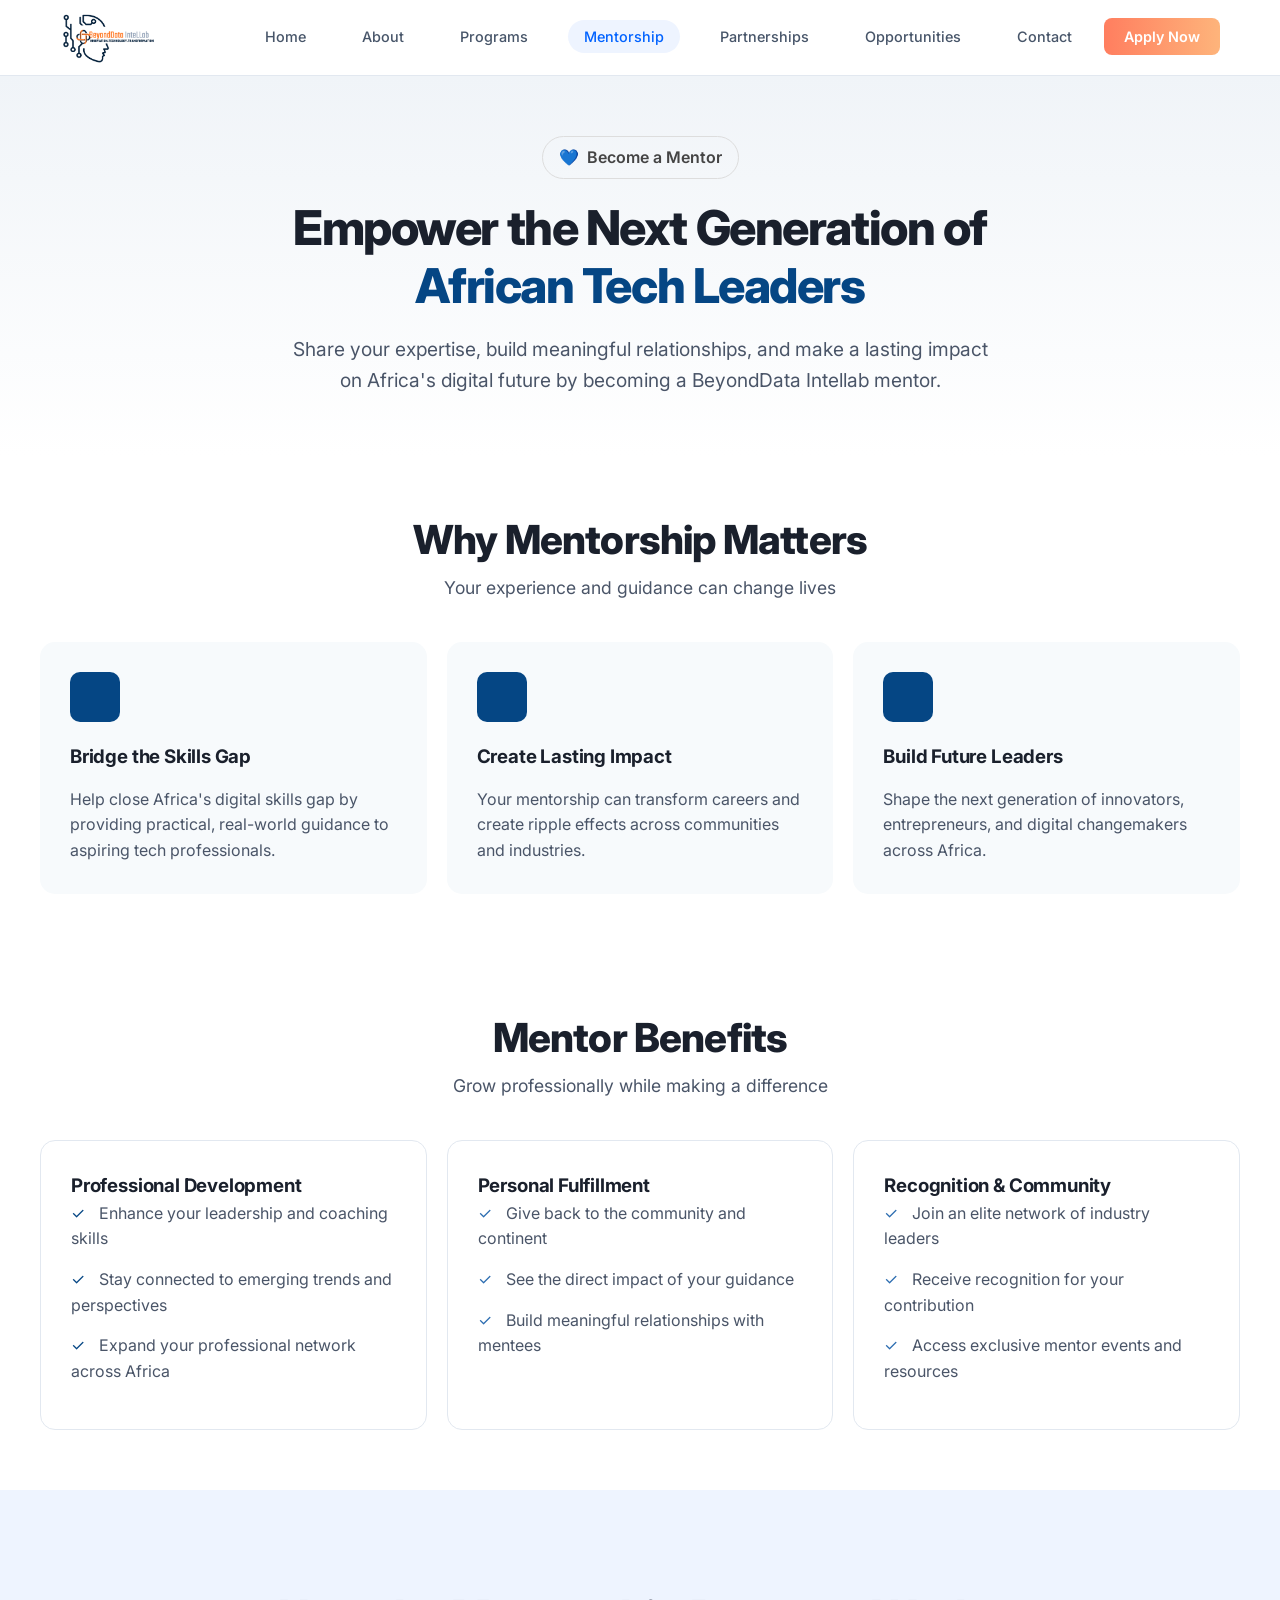
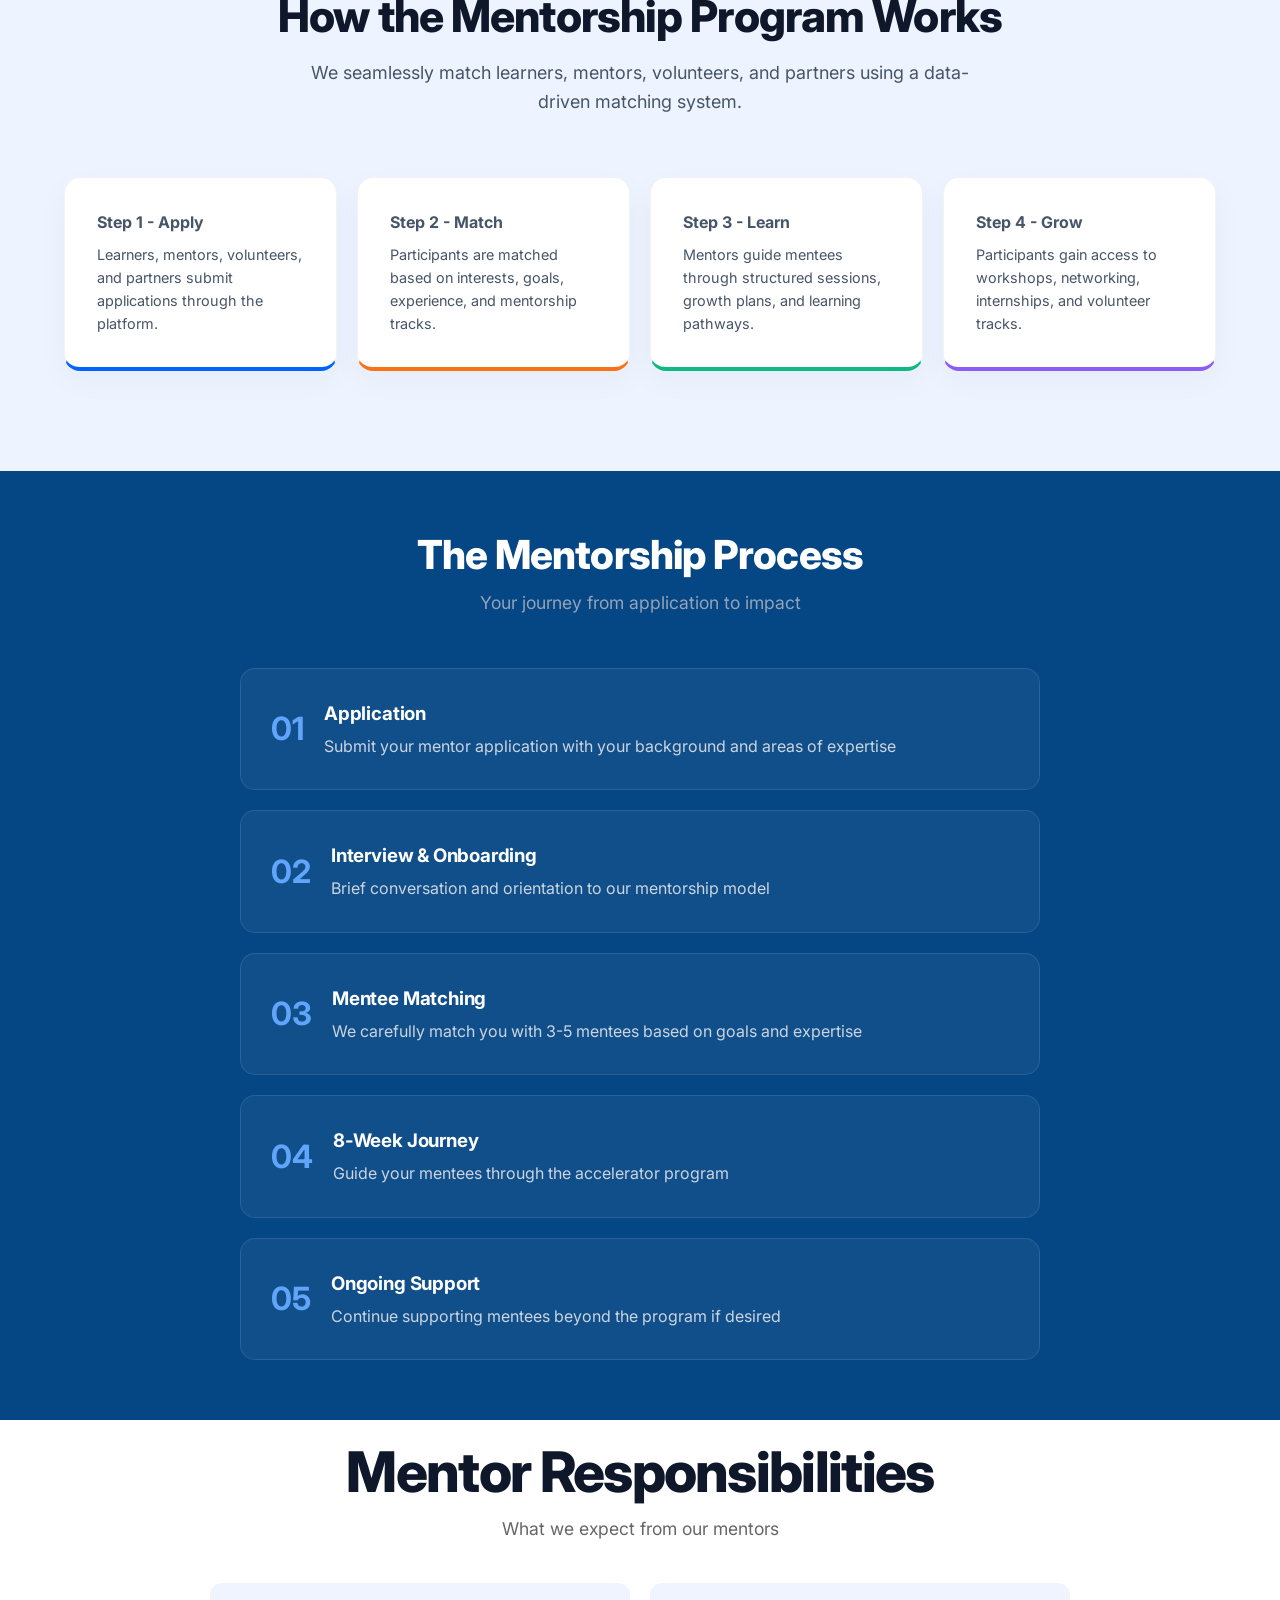
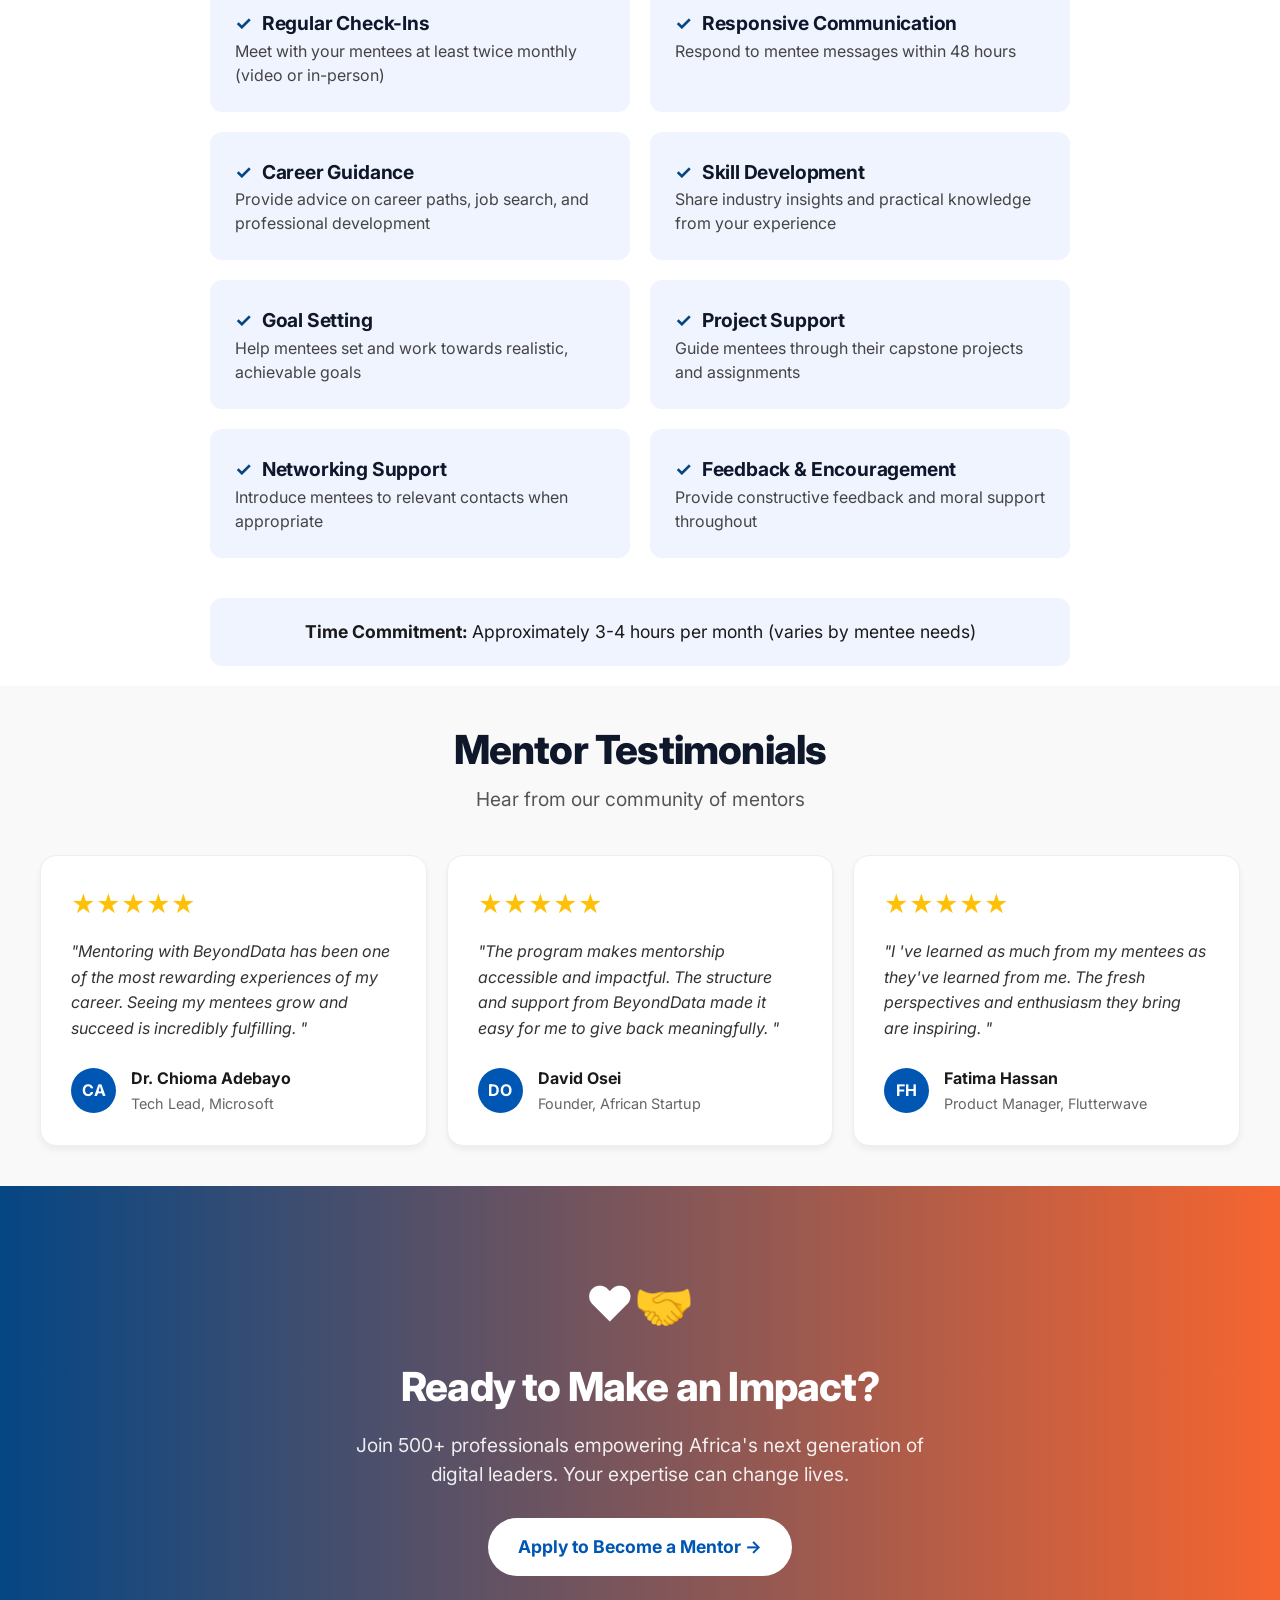
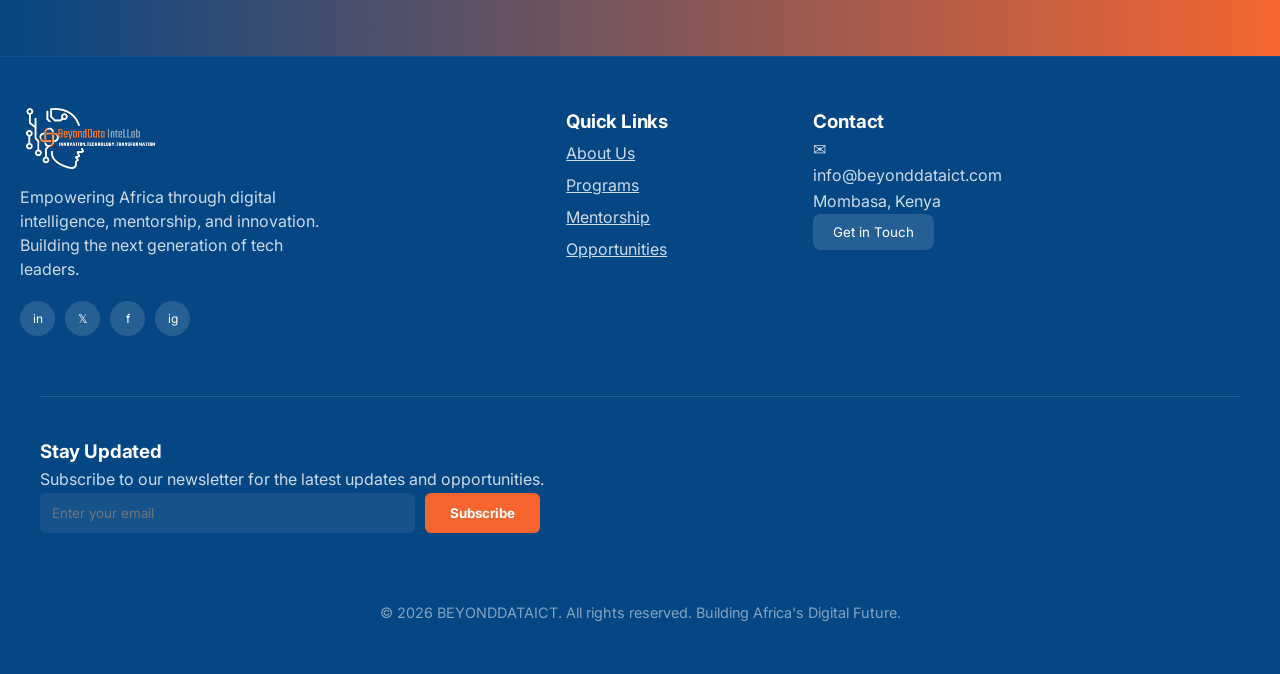
<file: mentorship.html>
<!DOCTYPE html>
<html lang="en">

<head>
    <meta charset="UTF-8">
    <meta name="viewport" content="width=device-width, initial-scale=1.0">
    <title>Mentorship | BeyondData Intellab</title>

    <link rel="preconnect" href="https://fonts.googleapis.com">
    <link rel="preconnect" href="https://fonts.gstatic.com" crossorigin>
    <link href="https://fonts.googleapis.com/css2?family=Inter:wght@400;500;600;700;800&display=swap" rel="stylesheet">
    <link rel="stylesheet" href="styles.css">
</head>
<style>
    /* ===== NAVBAR ===== */
    
    .navbar {
        position: sticky;
        top: 0;
        z-index: 100;
        background: #fff;
        border-bottom: 1px solid #E2E8F0;
        padding: px 0;
    }
    
    .nav-container {
        display: flex;
        align-items: center;
        justify-content: space-between;
        gap: 16px;
        max-width: 1200px;
        margin: 0 auto;
        padding: 0 20px;
    }
    
    .nav-links {
        display: flex;
        list-style: none;
        gap: 24px;
        align-items: center;
        margin: 0;
        padding: 0;
    }
    
    .nav-links a {
        color: #475569;
        font-size: 0.9rem;
        font-weight: 500;
        text-decoration: none;
    }
    
    .nav-links a:hover,
    .nav-links a.active {
        color: #0062FF;
    }
    
    .btn-nav-apply {
        background: linear-gradient(to right, #ff7e5f, #feb47b);
        color: #fff;
        padding: 10px 20px;
        border-radius: 8px;
        font-weight: 600;
        font-size: 0.9rem;
        white-space: nowrap;
        text-decoration: none;
        flex-shrink: 0;
    }
    
    .mentor-card {
        transition: transform 0.3s ease, box-shadow 0.3s ease;
        cursor: pointer;
    }
    
    .mentor-card:hover {
        transform: translateY(-10px);
        box-shadow: 0 10px 20px rgba(0, 0, 0, 0.15) !important;
    }
    
    .cta-button {
        transition: transform 0.2s ease, opacity 0.2s ease;
    }
    
    .cta-button:hover {
        transform: scale(1.05);
        opacity: 0.9;
    }
    /* ===== SOCIAL ICONS ===== */
    
    .social-icons {
        display: flex;
        gap: 10px;
        margin-top: 20px;
    }
    
    .social-icon {
        width: 35px;
        height: 35px;
        background: #ffffff22;
        border-radius: 50%;
        display: flex;
        align-items: center;
        justify-content: center;
        font-size: 0.75rem;
        color: #fff;
        flex-shrink: 0;
    }
    /* ===== NEWSLETTER ===== */
    
    .newsletter-row {
        display: flex;
        gap: 10px;
        max-width: 500px;
    }
    
    .newsletter-row input {
        flex: 1;
        padding: 12px;
        border-radius: 6px;
        border: none;
        background: #ffffff11;
        color: white;
        min-width: 0;
    }
    
    .newsletter-row button {
        background: linear-gradient(to right, #ff7e5f, #feb47b);
        border: none;
        padding: 12px 25px;
        border-radius: 6px;
        color: white;
        font-weight: bold;
        cursor: pointer;
        white-space: nowrap;
    }
</style>

<body>

    <div class="menu-overlay" id="menuOverlay"></div>

    <nav class="navbar">
        <div class="container nav-container">
            <a href="#" class="logo-block">
                <div class="logo-icon">
                    <img src="Beyonddata intellab logo-Photoroom.png" alt="BeyondData Intellab Logo">
                </div>
            </a>

            <ul class="nav-links" id="navLinks">
                <li><a href="index.html">Home</a></li>
                <li><a href="about.html">About</a></li>
                <li><a href="programs.html">Programs</a></li>
                <li><a href="mentorship.html" class="active">Mentorship</a></li>
                <li><a href="partnershipform.html">Partnerships</a></li>
                <li><a href="opportunities.html">Opportunities</a></li>
                <li><a href="contact.html">Contact</a></li>
            </ul>

            <div class="nav-actions">
                <a href="application.html" class="btn-nav-apply" ; ">Apply Now</a>
            </div>

            <button class="menu-toggle " id="menuToggle " aria-label="Toggle Navigation Menu ">
                <span></span>
                <span></span>
                <span></span>
            </button>
        </div>
    </nav>

    <!-- HEADER / INTRO -->
   <section style="padding: 60px 20px; text-align: center; background: linear-gradient(to bottom, #f0f4f8, #ffffff); font-family: sans-serif; ">
  <div style="max-width: 800px; margin: 0 auto; ">
    
    <div style="display: inline-flex; align-items: center; gap: 8px; padding: 8px 16px; border: 1px solid #ddd; border-radius: 50px; margin-bottom: 20px; font-weight: 600; color: #444; ">
      <span>💙</span> Become a Mentor
    </div>

    <h1 style="font-size: 3rem; line-height: 1.2; color: #1a202c; margin-bottom: 20px; ">
      Empower the Next Generation of 
      <span style="color: #054684; ">African Tech Leaders</span>
    </h1>

    <p style="font-size: 1.2rem; color: #4a5568; line-height: 1.6; max-width: 700px; margin: 0 auto; ">
      Share your expertise, build meaningful relationships, and make a lasting impact on Africa's digital future by becoming a BeyondData Intellab mentor.
    </p>

  </div>
</section>

<section style="padding: 60px 20px; font-family: sans-serif; background-color: #ffffff; ">
  <div style="text-align: center; margin-bottom: 40px; ">
    <h2 style="font-size: 2.5rem; color: #1a202c; margin-bottom: 10px; ">Why Mentorship Matters</h2>
    <p style="font-size: 1.1rem; color: #4a5568; ">Your experience and guidance can change lives</p>
  </div>

  <div style="display: flex; flex-wrap: wrap; gap: 20px; justify-content: center; max-width: 1200px; margin: 0 auto; ">
    
    <div style="flex: 1; min-width: 300px; background-color: #f7fafc; padding: 30px; border-radius: 15px; ">
      <div style="background-color: #054684; width: 50px; height: 50px; border-radius: 10px; margin-bottom: 20px; "></div>
      <h3 style="color: #1a202c; margin-bottom: 15px; ">Bridge the Skills Gap</h3>
      <p style="color: #4a5568; line-height: 1.6; ">Help close Africa's digital skills gap by providing practical, real-world guidance to aspiring tech professionals.</p>
    </div>

    <div style="flex: 1; min-width: 300px; background-color: #f7fafc; padding: 30px; border-radius: 15px; ">
      <div style="background-color: #054684; width: 50px; height: 50px; border-radius: 10px; margin-bottom: 20px; "></div>
      <h3 style="color: #1a202c; margin-bottom: 15px; ">Create Lasting Impact</h3>
      <p style="color: #4a5568; line-height: 1.6; ">Your mentorship can transform careers and create ripple effects across communities and industries.</p>
    </div>

    <div style="flex: 1; min-width: 300px; background-color: #f7fafc; padding: 30px; border-radius: 15px; ">
      <div style="background-color: #054684; width: 50px; height: 50px; border-radius: 10px; margin-bottom: 20px; "></div>
      <h3 style="color: #1a202c; margin-bottom: 15px; ">Build Future Leaders</h3>
      <p style="color: #4a5568; line-height: 1.6; ">Shape the next generation of innovators, entrepreneurs, and digital changemakers across Africa.</p>
    </div>

  </div>
</section>

<section style="padding: 60px 20px; font-family: sans-serif; background-color: #ffffff; ">
  <div style="text-align: center; margin-bottom: 40px; ">
    <h2 style="font-size: 2.5rem; color: #1a202c; margin-bottom: 10px; ">Mentor Benefits</h2>
    <p style="font-size: 1.1rem; color: #4a5568; ">Grow professionally while making a difference</p>
  </div>

  <div style="display: flex; flex-wrap: wrap; gap: 20px; justify-content: center; max-width: 1200px; margin: 0 auto; ">
    
    <div style="flex: 1; min-width: 300px; padding: 30px; border: 1px solid #e2e8f0; border-radius: 15px; background: #ffffff; ">
      <h3 style="margin-top: 0; color: #1a202c; ">Professional Development</h3>
      <ul style="list-style: none; padding: 0; ">
        <li style="margin-bottom: 15px; color: #4a5568; "><span style="color: #054684; margin-right: 10px; ">✓</span> Enhance your leadership and coaching skills</li>
        <li style="margin-bottom: 15px; color: #4a5568; "><span style="color: #054684; margin-right: 10px; ">✓</span> Stay connected to emerging trends and perspectives</li>
        <li style="margin-bottom: 15px; color: #4a5568; "><span style="color: #054684; margin-right: 10px; ">✓</span> Expand your professional network across Africa</li>
      </ul>
    </div>

    <div style="flex: 1; min-width: 300px; padding: 30px; border: 1px solid #e2e8f0; border-radius: 15px; background: #ffffff; ">
      <h3 style="margin-top: 0; color: #1a202c; ">Personal Fulfillment</h3>
      <ul style="list-style: none; padding: 0; ">
        <li style="margin-bottom: 15px; color: #4a5568; "><span style="color: #2b6cb0; margin-right: 10px; ">✓</span> Give back to the community and continent</li>
        <li style="margin-bottom: 15px; color: #4a5568; "><span style="color: #2b6cb0; margin-right: 10px; ">✓</span> See the direct impact of your guidance</li>
        <li style="margin-bottom: 15px; color: #4a5568; "><span style="color: #2b6cb0; margin-right: 10px; ">✓</span> Build meaningful relationships with mentees</li>
      </ul>
    </div>

    <div style="flex: 1; min-width: 300px; padding: 30px; border: 1px solid #e2e8f0; border-radius: 15px; background: #ffffff; ">
      <h3 style="margin-top: 0; color: #1a202c; ">Recognition & Community</h3>
      <ul style="list-style: none; padding: 0; ">
        <li style="margin-bottom: 15px; color: #4a5568; "><span style="color: #2b6cb0; margin-right: 10px; ">✓</span> Join an elite network of industry leaders</li>
        <li style="margin-bottom: 15px; color: #4a5568; "><span style="color: #2b6cb0; margin-right: 10px; ">✓</span> Receive recognition for your contribution</li>
        <li style="margin-bottom: 15px; color: #4a5568; "><span style="color: #2b6cb0; margin-right: 10px; ">✓</span> Access exclusive mentor events and resources</li>
      </ul>
    </div>

  </div>
</section>

    <!-- HOW MENTORSHIP WORKS -->
    <section class="section-padding " style="background-color: var(--bg-light); ">
        <div class="container ">
            <h2 class="section-title ">How the Mentorship Program Works</h2>
            <p class="section-subtitle ">We seamlessly match learners, mentors, volunteers, and partners using a data-driven matching system.</p>
            
            <div class="grid-4 ">
                <div class="card " style="border-bottom: 4px solid var(--blue-tech); ">
                    <h4 style="margin-bottom: 8px; ">Step 1 - Apply</h4>
                    <p style="font-size: 0.9rem; color: var(--text-body); ">Learners, mentors, volunteers, and partners submit applications through the platform.</p>
                </div>
                <div class="card " style="border-bottom: 4px solid var(--accent-orange); ">
                    <h4 style="margin-bottom: 8px; ">Step 2 - Match</h4>
                    <p style="font-size: 0.9rem; color: var(--text-body); ">Participants are matched based on interests, goals, experience, and mentorship tracks.</p>
                </div>
                <div class="card " style="border-bottom: 4px solid #10B981; ">
                    <h4 style="margin-bottom: 8px; ">Step 3 - Learn</h4>
                    <p style="font-size: 0.9rem; color: var(--text-body); ">Mentors guide mentees through structured sessions, growth plans, and learning pathways.</p>
                </div>
                <div class="card " style="border-bottom: 4px solid #8B5CF6; ">
                    <h4 style="margin-bottom: 8px; ">Step 4 - Grow</h4>
                    <p style="font-size: 0.9rem; color: var(--text-body); ">Participants gain access to workshops, networking, internships, and volunteer tracks.</p>
                </div>
            </div>
        </div>
    </section>
    <section style="padding: 60px 20px; font-family: sans-serif; background-color: #054684; color: #ffffff; ">
  <div style="text-align: center; margin-bottom: 50px; ">
    <h2 style="font-size: 2.5rem; margin-bottom: 10px; color: white; ">The Mentorship Process</h2>
    <p style="font-size: 1.1rem; color: #94a3b8; ">Your journey from application to impact</p>
  </div>

  <div style="max-width: 800px; margin: 0 auto; display: flex; flex-direction: column; gap: 20px; ">
    
    <div style="background: rgba(255, 255, 255, 0.05); padding: 30px; border-radius: 15px; display: flex; align-items: center; gap: 20px; border: 1px solid rgba(255,255,255,0.1); ">
      <span style="font-size: 2rem; font-weight: bold; color: #60a5fa; ">01</span>
      <div>
        <h3 style="margin: 0; margin-bottom: 5px; color: white; ">Application</h3>
        <p style="margin: 0; color: #cbd5e1; ">Submit your mentor application with your background and areas of expertise</p>
      </div>
    </div>

    <div style="background: rgba(255, 255, 255, 0.05); padding: 30px; border-radius: 15px; display: flex; align-items: center; gap: 20px; border: 1px solid rgba(255,255,255,0.1); ">
      <span style="font-size: 2rem; font-weight: bold; color: #60a5fa; ">02</span>
      <div>
        <h3 style="margin: 0; margin-bottom: 5px;color: white; ">Interview & Onboarding</h3>
        <p style="margin: 0; color: #cbd5e1; ">Brief conversation and orientation to our mentorship model</p>
      </div>
    </div>

    <div style="background: rgba(255, 255, 255, 0.05); padding: 30px; border-radius: 15px; display: flex; align-items: center; gap: 20px; border: 1px solid rgba(255,255,255,0.1); ">
      <span style="font-size: 2rem; font-weight: bold; color: #60a5fa; ">03</span>
      <div>
        <h3 style="margin: 0; margin-bottom: 5px; color:white ">Mentee Matching</h3>
        <p style="margin: 0; color: #cbd5e1; ">We carefully match you with 3-5 mentees based on goals and expertise</p>
      </div>
    </div>

    <div style="background: rgba(255, 255, 255, 0.05); padding: 30px; border-radius: 15px; display: flex; align-items: center; gap: 20px; border: 1px solid rgba(255,255,255,0.1); ">
      <span style="font-size: 2rem; font-weight: bold; color: #60a5fa; ">04</span>
      <div>
        <h3 style="margin: 0; margin-bottom: 5px; color:white ">8-Week Journey</h3>
        <p style="margin: 0; color: #cbd5e1; ">Guide your mentees through the accelerator program</p>
      </div>
    </div>

    <div style="background: rgba(255, 255, 255, 0.05); padding: 30px; border-radius: 15px; display: flex; align-items: center; gap: 20px; border: 1px solid rgba(255,255,255,0.1); ">
      <span style="font-size: 2rem; font-weight: bold; color: #60a5fa; ">05</span>
      <div>
        <h3 style="margin: 0; margin-bottom: 5px; color:white ">Ongoing Support</h3>
        <p style="margin: 0; color: #cbd5e1; ">Continue supporting mentees beyond the program if desired</p>
      </div>
    </div>

  </div>
</section>

<section style="font-family: sans-serif; color: #1a1a1a; padding: 20px; background-color: #ffffff; max-width: 900px; margin: auto; ">
  
  <div style="text-align: center; margin-bottom: 40px; ">
    <h1 style="margin: 0 0 10px 0; ">Mentor Responsibilities</h1>
    <p style="color: #666; font-size: 1.1em; margin: 0; ">What we expect from our mentors</p>
  </div>

  <div style="display: grid; gap: 20px; grid-template-columns: repeat(auto-fit, minmax(300px, 1fr)); margin-bottom: 40px; ">
    
    <div style="background-color: #f0f4ff; padding: 25px; border-radius: 12px; ">
      <h3 style="margin-top: 0; display: flex; align-items: center; font-size: 1.2em; ">
        <span style="color: #054684; margin-right: 10px; ">✓</span> Regular Check-Ins
      </h3>
      <p style="color: #444; margin-bottom: 0; line-height: 1.5; ">Meet with your mentees at least twice monthly (video or in-person)</p>
    </div>

    <div style="background-color: #f0f4ff; padding: 25px; border-radius: 12px; ">
      <h3 style="margin-top: 0; display: flex; align-items: center; font-size: 1.2em; ">
        <span style="color: #054684; margin-right: 10px; ">✓</span> Responsive Communication
      </h3>
      <p style="color: #444; margin-bottom: 0; line-height: 1.5; ">Respond to mentee messages within 48 hours</p>
    </div>

    <div style="background-color: #f0f4ff; padding: 25px; border-radius: 12px; ">
      <h3 style="margin-top: 0; display: flex; align-items: center; font-size: 1.2em; ">
        <span style="color: #054684; margin-right: 10px; ">✓</span> Career Guidance
      </h3>
      <p style="color: #444; margin-bottom: 0; line-height: 1.5; ">Provide advice on career paths, job search, and professional development</p>
    </div>

    <div style="background-color: #f0f4ff; padding: 25px; border-radius: 12px; ">
      <h3 style="margin-top: 0; display: flex; align-items: center; font-size: 1.2em; ">
        <span style="color: #054684; margin-right: 10px; ">✓</span> Skill Development
      </h3>
      <p style="color: #444; margin-bottom: 0; line-height: 1.5; ">Share industry insights and practical knowledge from your experience</p>
    </div>

    <div style="background-color: #f0f4ff; padding: 25px; border-radius: 12px; ">
      <h3 style="margin-top: 0; display: flex; align-items: center; font-size: 1.2em; ">
        <span style="color: #054684; margin-right: 10px; ">✓</span> Goal Setting
      </h3>
      <p style="color: #444; margin-bottom: 0; line-height: 1.5; ">Help mentees set and work towards realistic, achievable goals</p>
    </div>

    <div style="background-color: #f0f4ff; padding: 25px; border-radius: 12px; ">
      <h3 style="margin-top: 0; display: flex; align-items: center; font-size: 1.2em; ">
        <span style="color: #054684; margin-right: 10px; ">✓</span> Project Support
      </h3>
      <p style="color: #444; margin-bottom: 0; line-height: 1.5; ">Guide mentees through their capstone projects and assignments</p>
    </div>

    <div style="background-color: #f0f4ff; padding: 25px; border-radius: 12px; ">
      <h3 style="margin-top: 0; display: flex; align-items: center; font-size: 1.2em; ">
        <span style="color: #054684; margin-right: 10px; ">✓</span> Networking Support
      </h3>
      <p style="color: #444; margin-bottom: 0; line-height: 1.5; ">Introduce mentees to relevant contacts when appropriate</p>
    </div>

    <div style="background-color: #f0f4ff; padding: 25px; border-radius: 12px; ">
      <h3 style="margin-top: 0; display: flex; align-items: center; font-size: 1.2em; ">
        <span style="color: #054684; margin-right: 10px; ">✓</span> Feedback & Encouragement
      </h3>
      <p style="color: #444; margin-bottom: 0; line-height: 1.5; ">Provide constructive feedback and moral support throughout</p>
    </div>
  </div>

  <div style="text-align: center; background-color: #f0f4ff; padding: 20px; border-radius: 12px; ">
    <p style="margin: 0; font-weight: bold; font-size: 1.1em; ">
      Time Commitment: <span style="font-weight: normal; ">Approximately 3-4 hours per month (varies by mentee needs)</span>
    </p>
  </div>

</section>

<section style="font-family: sans-serif; color: #1a1a1a; padding: 40px 20px; background-color: #f9f9f9; ">
  
  <div style="text-align: center; margin-bottom: 40px; ">
    <h2 style="font-size: 2.5em; margin-bottom: 10px; ">Mentor Testimonials</h2>
    <p style="color: #555; font-size: 1.2em; ">Hear from our community of mentors</p>
  </div>

  <div style="display: grid; gap: 20px; grid-template-columns: repeat(auto-fit, minmax(320px, 1fr)); max-width: 1200px; margin: auto; ">
    
    <div class="mentor-card " style="background: #ffffff; padding: 30px; border-radius: 16px; box-shadow: 0 4px 6px rgba(0,0,0,0.05); border: 1px solid #eee; ">
      <div style="color: #ffc107; font-size: 1.5em; margin-bottom: 15px; ">★★★★★</div>
      <p style="font-style: italic; color: #333; line-height: 1.6; margin-bottom: 25px; ">"Mentoring with BeyondData has been one of the most rewarding experiences of my career. Seeing my mentees grow and succeed is incredibly fulfilling. "</p>
      <div style="display: flex; align-items: center; ">
        <div style="background: #0056b3; color: white; width: 45px; height: 45px; border-radius: 50%; display: flex; align-items: center; justify-content: center; font-weight: bold; margin-right: 15px; ">CA</div>
        <div>
          <div style="font-weight: bold; ">Dr. Chioma Adebayo</div>
          <div style="color: #666; font-size: 0.9em; ">Tech Lead, Microsoft</div>
        </div>
      </div>
    </div>

    <div class="mentor-card " style="background: #ffffff; padding: 30px; border-radius: 16px; box-shadow: 0 4px 6px rgba(0,0,0,0.05); border: 1px solid #eee; ">
      <div style="color: #ffc107; font-size: 1.5em; margin-bottom: 15px; ">★★★★★</div>
      <p style="font-style: italic; color: #333; line-height: 1.6; margin-bottom: 25px; ">"The program makes mentorship accessible and impactful. The structure and support from BeyondData made it easy for me to give back meaningfully. "</p>
      <div style="display: flex; align-items: center; ">
        <div style="background: #0056b3; color: white; width: 45px; height: 45px; border-radius: 50%; display: flex; align-items: center; justify-content: center; font-weight: bold; margin-right: 15px; ">DO</div>
        <div>
          <div style="font-weight: bold; ">David Osei</div>
          <div style="color: #666; font-size: 0.9em; ">Founder, African Startup</div>
        </div>
      </div>
    </div>

    <div class="mentor-card " style="background: #ffffff; padding: 30px; border-radius: 16px; box-shadow: 0 4px 6px rgba(0,0,0,0.05); border: 1px solid #eee; ">
      <div style="color: #ffc107; font-size: 1.5em; margin-bottom: 15px; ">★★★★★</div>
      <p style="font-style: italic; color: #333; line-height: 1.6; margin-bottom: 25px; ">"I 've learned as much from my mentees as they've learned from me. The fresh perspectives and enthusiasm they bring are inspiring. "</p>
      <div style="display: flex; align-items: center; ">
        <div style="background: #0056b3; color: white; width: 45px; height: 45px; border-radius: 50%; display: flex; align-items: center; justify-content: center; font-weight: bold; margin-right: 15px; ">FH</div>
        <div>
          <div style="font-weight: bold; ">Fatima Hassan</div>
          <div style="color: #666; font-size: 0.9em; ">Product Manager, Flutterwave</div>
        </div>
      </div>
    </div>

  </div>
</section>
 <section style="font-family: sans-serif; background: linear-gradient(90deg, #054684, #f66530); padding: 80px 20px; text-align: center; color: #ffffff; ">
  
  <div style="font-size: 3em; margin-bottom: 20px; ">
    ❤️🤝
  </div>

  <h2 style="font-size: 2.5em; margin: 0 0 20px 0; color: #ffffff; ">Ready to Make an Impact?</h2>
  
  <p style="font-size: 1.2em; max-width: 600px; margin: 0 auto 30px auto; line-height: 1.5; opacity: 0.9; ">
    Join 500+ professionals empowering Africa's next generation of digital leaders. Your expertise can change lives.
  </p>

  <a href="mentorshipAppform.html " class="cta-button " style="display: inline-block; background: #ffffff; color: #0056b3; padding: 15px 30px; border-radius: 50px; text-decoration: none; font-weight: bold; font-size: 1.1em; ">
    Apply to Become a Mentor &rarr;
  </a>

</section>
    <!-- FOOTER -->
  <footer style="background-color: #054684; color: white; padding: 50px 20px; font-family: sans-serif; ">
        <div class="footer-grid ">
            <div style="flex: 1; min-width: 260px; max-width: 320px; ">
                <div style="display: flex; align-items: center; gap: 10px; margin-bottom: 15px; ">
                    <div class="logo-icon ">
                        <img src="25-Photoroom.png " alt="BeyondData Intellab Logo ">
                    </div>
                </div>
                <p style="opacity: 0.8; max-width: 300px; line-height: 1.5; ">Empowering Africa through digital intelligence, mentorship, and innovation. Building the next generation of tech leaders.</p>
                <div class="social-icons ">
                    <div class="social-icon ">in</div>
                    <div class="social-icon ">𝕏</div>
                    <div class="social-icon ">f</div>
                    <div class="social-icon ">ig</div>
                </div>
            </div>
            <div>
                <h3 style="margin-top: 0; color: white; ">Quick Links</h3>
                <ul style="list-style: none; padding: 0; opacity: 0.8; line-height: 2; ">
                    <li><a href="about.html " style="color: white; text-decoration: underline; ">About Us</a></li>
                    <li><a href="programs.html " style="color: white; text-decoration: underline; ">Programs</a></li>
                    <li><a href="mentorship.html " style="color: white; text-decoration: underline; ">Mentorship</a></li>
                    <li><a href="opportunities.html " style="color: white; text-decoration: underline; ">Opportunities</a></li>
                </ul>
            </div>
            <div>
                <h3 style="margin-top: 0; color: white; ">Contact</h3>
                <p style="opacity: 0.8; ">✉ info@beyonddataict.com</p>
                <p style="opacity: 0.8; ">Mombasa, Kenya</p>
                <button style="background: #ffffff22; color: white; border: none; padding: 10px 20px; border-radius: 8px; cursor: pointer; ">Get in Touch</button>
            </div>
        </div>

        <div style="max-width: 1200px; margin: 40px auto 0; border-top: 1px solid #ffffff22; padding-top: 40px; ">
            <h3 style="margin-top: 0; color: white; ">Stay Updated</h3>
            <p style="opacity: 0.8; ">Subscribe to our newsletter for the latest updates and opportunities.</p>
            <div class="newsletter-row ">
                <input type="email " id="newsletter-email " placeholder="Enter your email ">
                <button style="background:#f66530 " id="newsletter-btn " onclick="subscribeNewsletter() ">Subscribe</button>
            </div>
            <p id="newsletter-msg " style="margin-top: 10px; font-size: 14px; min-height: 18px; "></p>
        </div>

        <div style="text-align: center; margin-top: 40px; opacity: 0.5; font-size: 0.9rem; ">
            &copy; 2026 BEYONDDATAICT. All rights reserved. Building Africa's Digital Future.
        </div>
    </footer>
   <script src="script.js "></script>
    <script>
        const menuToggle = document.getElementById('menuToggle');
        const navLinks = document.getElementById('navLinks');
        const menuOverlay = document.getElementById('menuOverlay');

        function toggleMenu() {
            menuToggle.classList.toggle('active');
            navLinks.classList.toggle('active');
            menuOverlay.classList.toggle('active');
        }

        menuToggle.addEventListener('click', toggleMenu);
        menuOverlay.addEventListener('click', toggleMenu);
    </script>
</body>
</html>
</file>
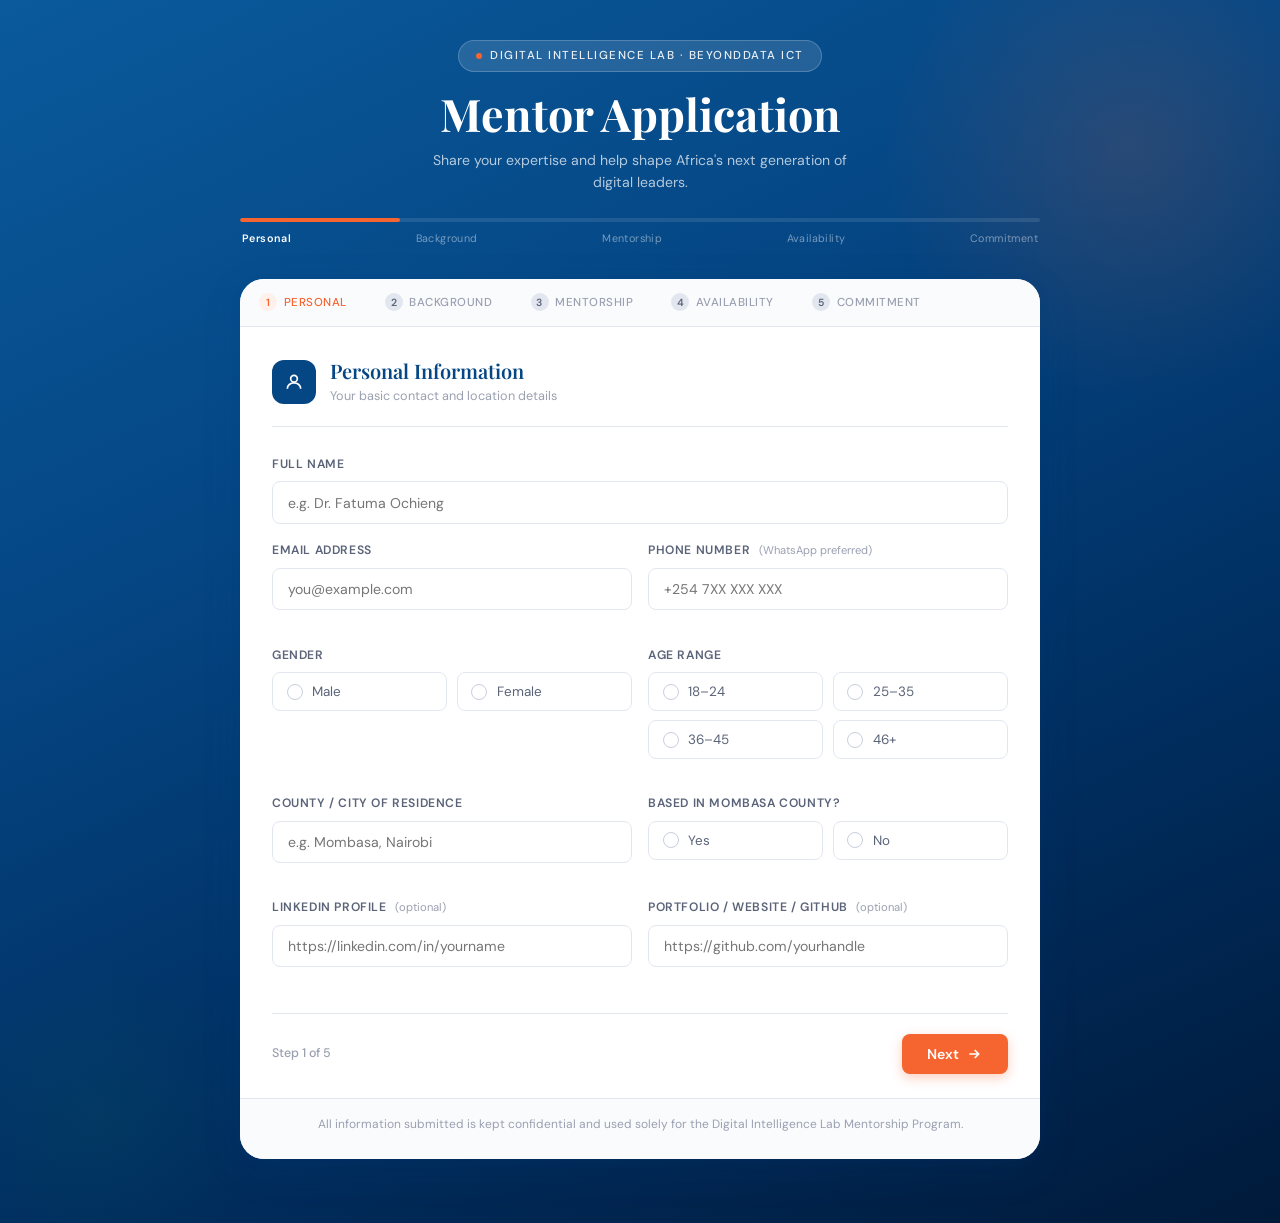
<file: mentorshipAppform.html>
<!DOCTYPE html>
<html lang="en">
<head>
  <meta charset="UTF-8">
  <meta name="viewport" content="width=device-width, initial-scale=1.0">
  <title>Mentor Application — Digital Intelligence Lab</title>
  <link rel="preconnect" href="https://fonts.googleapis.com">
  <link rel="preconnect" href="https://fonts.gstatic.com" crossorigin>
  <link href="https://fonts.googleapis.com/css2?family=DM+Sans:ital,opsz,wght@0,9..40,300;0,9..40,400;0,9..40,500;0,9..40,600;1,9..40,400&family=Playfair+Display:wght@600;700&display=swap" rel="stylesheet">
  <style>
    *, *::before, *::after { box-sizing: border-box; margin: 0; padding: 0; }

    :root {
      --brand:        #054684;
      --brand-dark:   #002d5e;
      --brand-light:  #e8f0f9;
      --accent:       #f66530;
      --accent-dark:  #e05525;
      --accent-pale:  #fef0eb;
      --teal:         #0f6e56;
      --teal-bg:      #e1f5ee;
      --white:        #ffffff;
      --bg:           #f4f6fb;
      --surface:      #ffffff;
      --border:       #e2e6ef;
      --border-dark:  #c8cedd;
      --text:         #1a1f2e;
      --muted:        #5a6378;
      --hint:         #9aa0b0;
      --r-sm:         8px;
      --r-md:         12px;
      --r-lg:         18px;
      --r-xl:         24px;
      --shadow-lg:    0 12px 40px rgba(5,70,132,.14), 0 4px 12px rgba(5,70,132,.08);
    }

    html { scroll-behavior: smooth; }

    body {
      font-family: 'DM Sans', -apple-system, sans-serif;
      background: var(--bg);
      color: var(--text);
      min-height: 100vh;
      line-height: 1.6;
      font-size: 15px;
    }

    /* PAGE WRAPPER */
    .page-wrapper {
      min-height: 100vh;
      background: linear-gradient(155deg, #0a5a9c 0%, #054684 35%, #002d5e 70%, #001a3a 100%);
      padding: 2.5rem 1rem 4rem;
      position: relative;
      overflow: hidden;
    }

    .page-wrapper::before {
      content: '';
      position: absolute;
      top: -100px; right: -100px;
      width: 500px; height: 500px;
      border-radius: 50%;
      background: radial-gradient(circle, rgba(246,101,48,.15) 0%, transparent 70%);
      pointer-events: none;
    }

    .page-wrapper::after {
      content: '';
      position: absolute;
      bottom: -60px; left: -60px;
      width: 320px; height: 320px;
      border-radius: 50%;
      background: radial-gradient(circle, rgba(15,110,86,.12) 0%, transparent 70%);
      pointer-events: none;
    }

    .container {
      max-width: 800px;
      margin: 0 auto;
      position: relative;
      z-index: 1;
    }

    /* PAGE HEADER */
    .page-header { text-align: center; margin-bottom: 2rem; color: #fff; }

    .org-badge {
      display: inline-flex;
      align-items: center;
      gap: .5rem;
      background: rgba(255,255,255,.12);
      border: 1px solid rgba(255,255,255,.2);
      border-radius: 100px;
      padding: .35rem 1.1rem;
      font-size: .72rem;
      letter-spacing: 1.5px;
      text-transform: uppercase;
      font-weight: 500;
      margin-bottom: 1rem;
      color: rgba(255,255,255,.9);
    }

    .badge-dot {
      width: 6px; height: 6px;
      border-radius: 50%;
      background: var(--accent);
      display: inline-block;
    }

    .page-title {
      font-family: 'Playfair Display', serif;
      font-size: clamp(2rem, 5vw, 2.8rem);
      font-weight: 700;
      line-height: 1.15;
      margin-bottom: .6rem;
    }

    .page-subtitle {
      font-size: .88rem;
      opacity: .7;
      max-width: 440px;
      margin: 0 auto;
    }

    /* PROGRESS */
    .progress-wrap {
      background: rgba(255,255,255,.1);
      border-radius: 100px;
      height: 4px;
      margin: 1.5rem 0 0;
      overflow: hidden;
    }

    .progress-fill {
      height: 100%;
      background: var(--accent);
      border-radius: 100px;
      transition: width .45s cubic-bezier(.4,0,.2,1);
      width: 20%;
    }

    .step-labels {
      display: flex;
      justify-content: space-between;
      margin-top: .5rem;
      padding: 0 2px;
    }

    .step-label {
      font-size: .67rem;
      color: rgba(255,255,255,.45);
      letter-spacing: .4px;
      cursor: pointer;
      transition: color .2s;
    }

    .step-label.active { color: #fff; font-weight: 600; }
    .step-label.done   { color: rgba(255,255,255,.7); }

    /* CARD */
    .form-card {
      background: var(--surface);
      border-radius: var(--r-xl);
      box-shadow: var(--shadow-lg);
      overflow: hidden;
      margin-top: 1.5rem;
    }

    /* TAB NAV */
    .tab-nav {
      display: flex;
      border-bottom: 1.5px solid var(--border);
      background: #fafbfd;
      overflow-x: auto;
      scrollbar-width: none;
    }

    .tab-nav::-webkit-scrollbar { display: none; }

    .tab-btn {
      font-family: 'DM Sans', sans-serif;
      font-size: .72rem;
      font-weight: 500;
      letter-spacing: .5px;
      text-transform: uppercase;
      padding: .9rem 1.2rem;
      border: none;
      background: none;
      cursor: pointer;
      color: var(--hint);
      border-bottom: 2.5px solid transparent;
      margin-bottom: -1.5px;
      white-space: nowrap;
      transition: all .2s;
      display: flex;
      align-items: center;
      gap: .4rem;
    }

    .tab-num {
      width: 18px; height: 18px;
      border-radius: 50%;
      font-size: .65rem;
      display: flex;
      align-items: center;
      justify-content: center;
      background: var(--border);
      color: var(--muted);
      font-weight: 600;
      transition: all .2s;
      flex-shrink: 0;
    }

    .tab-btn.active { color: var(--accent); border-bottom-color: var(--accent); }
    .tab-btn.active .tab-num { background: var(--accent-pale); color: var(--accent); }
    .tab-btn.done { color: var(--brand); border-bottom-color: var(--brand-light); }
    .tab-btn.done .tab-num { background: var(--brand); color: #fff; }

    /* FORM BODY */
    .form-body { padding: 2rem 2rem 1.5rem; }

    @media (max-width: 600px) { .form-body { padding: 1.5rem 1.1rem 1.1rem; } }

    .section { display: none; }
    .section.active { display: block; }

    /* SECTION HEADER */
    .sec-header {
      display: flex;
      align-items: center;
      gap: .9rem;
      margin-bottom: 1.75rem;
      padding-bottom: 1.25rem;
      border-bottom: 1.5px solid var(--border);
    }

    .sec-icon {
      width: 44px; height: 44px;
      border-radius: var(--r-md);
      background: var(--brand);
      display: flex;
      align-items: center;
      justify-content: center;
      color: #fff;
      flex-shrink: 0;
    }

    .sec-title {
      font-family: 'Playfair Display', serif;
      font-size: 1.25rem;
      font-weight: 600;
      color: var(--brand);
      line-height: 1.2;
    }

    .sec-desc {
      font-size: .79rem;
      color: var(--hint);
      margin-top: .15rem;
    }

    /* FORM ELEMENTS */
    .fg { margin-bottom: 1.1rem; }
    .fg-row  { display: grid; grid-template-columns: 1fr 1fr; gap: 1rem; margin-bottom: 1.1rem; }
    .fg-row3 { display: grid; grid-template-columns: 1fr 1fr 1fr; gap: 1rem; margin-bottom: 1.1rem; }

    @media (max-width: 580px) {
      .fg-row, .fg-row3 { grid-template-columns: 1fr; }
    }

    label.lbl {
      display: block;
      font-size: .76rem;
      font-weight: 600;
      color: var(--muted);
      text-transform: uppercase;
      letter-spacing: .6px;
      margin-bottom: .45rem;
    }

    .optional-tag {
      font-size: .7rem;
      font-weight: 400;
      text-transform: none;
      letter-spacing: 0;
      color: var(--hint);
      margin-left: .3rem;
    }

    input[type="text"],
    input[type="email"],
    input[type="tel"],
    input[type="number"],
    input[type="url"],
    select,
    textarea {
      width: 100%;
      padding: .7rem .95rem;
      border: 1.5px solid var(--border);
      border-radius: var(--r-sm);
      background: var(--white);
      color: var(--text);
      font-family: 'DM Sans', sans-serif;
      font-size: .88rem;
      transition: border-color .2s, box-shadow .2s, background .2s;
      appearance: none;
    }

    input:hover, select:hover, textarea:hover { border-color: var(--border-dark); }

    input:focus, select:focus, textarea:focus {
      border-color: var(--accent);
      outline: none;
      box-shadow: 0 0 0 3.5px rgba(246,101,48,.13);
      background: var(--accent-pale);
    }

    select {
      background-image: url("data:image/svg+xml,%3Csvg xmlns='http://www.w3.org/2000/svg' width='12' height='7' viewBox='0 0 12 7'%3E%3Cpath d='M1 1l5 5 5-5' stroke='%239aa0b0' stroke-width='1.5' fill='none' stroke-linecap='round' stroke-linejoin='round'/%3E%3C/svg%3E");
      background-repeat: no-repeat;
      background-position: right 1rem center;
      padding-right: 2.5rem;
      cursor: pointer;
    }

    textarea { resize: vertical; min-height: 90px; line-height: 1.55; }

    /* TILES */
    .tile-grid { display: grid; gap: .6rem; }
    .tile-grid.cols2 { grid-template-columns: 1fr 1fr; }
    .tile-grid.cols3 { grid-template-columns: 1fr 1fr 1fr; }
    .tile-grid.cols4 { grid-template-columns: 1fr 1fr 1fr 1fr; }

    @media (max-width: 580px) {
      .tile-grid.cols3, .tile-grid.cols4 { grid-template-columns: 1fr 1fr; }
    }

    .tile { position: relative; }

    .tile input[type="radio"],
    .tile input[type="checkbox"] {
      position: absolute;
      opacity: 0;
      width: 0;
      height: 0;
    }

    .tile label {
      display: flex;
      align-items: center;
      gap: .6rem;
      padding: .6rem .85rem;
      border: 1.5px solid var(--border);
      border-radius: var(--r-sm);
      cursor: pointer;
      font-size: .84rem;
      color: var(--muted);
      transition: all .2s;
      background: var(--white);
      line-height: 1.3;
      user-select: none;
    }

    .tile label::before {
      content: '';
      width: 16px; height: 16px;
      border-radius: 50%;
      border: 1.5px solid var(--border-dark);
      flex-shrink: 0;
      transition: all .2s;
    }

    .tile.check label::before { border-radius: 4px; }

    .tile label:hover { border-color: var(--border-dark); background: #fafbfd; }

    .tile input:checked + label {
      border-color: var(--accent);
      background: var(--accent-pale);
      color: var(--accent-dark);
      font-weight: 500;
    }

    .tile input:checked + label::before {
      border-color: var(--accent);
      background: var(--accent);
      box-shadow: inset 0 0 0 3px var(--white);
    }

    .tile.check input:checked + label::before {
      box-shadow: none;
      background-image: url("data:image/svg+xml,%3Csvg xmlns='http://www.w3.org/2000/svg' width='10' height='8' viewBox='0 0 10 8'%3E%3Cpath d='M1 4l3 3 5-6' stroke='white' stroke-width='1.8' fill='none' stroke-linecap='round' stroke-linejoin='round'/%3E%3C/svg%3E");
      background-repeat: no-repeat;
      background-position: center;
    }

    /* CONDITIONAL REVEAL */
    .conditional { display: none; margin-top: .75rem; }
    .conditional.show { display: block; }

    /* CHAR COUNTER */
    .field-meta {
      display: flex;
      justify-content: space-between;
      align-items: center;
      margin-bottom: .45rem;
    }

    .char-count { font-size: .72rem; color: var(--hint); }
    .char-count.warn { color: var(--accent); }

    /* DIVIDER */
    .divider { border: none; border-top: 1.5px solid var(--border); margin: 1.5rem 0; }

    /* CONSENT */
    .consent-box {
      display: flex;
      gap: .85rem;
      align-items: flex-start;
      background: var(--brand-light);
      border: 1.5px solid rgba(5,70,132,.2);
      border-radius: var(--r-md);
      padding: 1rem 1.1rem;
      cursor: pointer;
      transition: border-color .2s, background .2s;
    }

    .consent-box:hover { border-color: rgba(5,70,132,.4); }

    .consent-box input[type="checkbox"] {
      width: 18px !important;
      height: 18px !important;
      accent-color: var(--brand);
      flex-shrink: 0;
      margin-top: 2px;
      cursor: pointer;
    }

    .consent-text {
      font-size: .83rem;
      color: var(--muted);
      line-height: 1.6;
    }

    .consent-text strong { color: var(--brand); }

    /* NAV */
    .nav-row {
      display: flex;
      align-items: center;
      justify-content: space-between;
      margin-top: 1.75rem;
      padding-top: 1.25rem;
      border-top: 1.5px solid var(--border);
      gap: 1rem;
    }

    .btn-prev {
      display: flex;
      align-items: center;
      gap: .4rem;
      padding: .65rem 1.25rem;
      background: none;
      border: 1.5px solid var(--border);
      border-radius: var(--r-sm);
      font-family: 'DM Sans', sans-serif;
      font-size: .85rem;
      font-weight: 500;
      color: var(--muted);
      cursor: pointer;
      transition: all .2s;
    }

    .btn-prev:hover { border-color: var(--brand); color: var(--brand); }

    .btn-next {
      display: flex;
      align-items: center;
      gap: .45rem;
      padding: .7rem 1.6rem;
      background: var(--accent);
      border: none;
      border-radius: var(--r-sm);
      font-family: 'DM Sans', sans-serif;
      font-size: .88rem;
      font-weight: 600;
      color: #fff;
      cursor: pointer;
      transition: all .25s;
      box-shadow: 0 4px 12px rgba(246,101,48,.3);
    }

    .btn-next:hover {
      background: var(--accent-dark);
      transform: translateY(-2px);
      box-shadow: 0 6px 16px rgba(246,101,48,.35);
    }

    .step-counter { font-size: .78rem; color: var(--hint); font-weight: 500; }

    /* SUBMIT */
    .btn-submit {
      display: flex;
      align-items: center;
      justify-content: center;
      gap: .5rem;
      width: 100%;
      padding: .9rem;
      background: var(--brand);
      border: none;
      border-radius: var(--r-sm);
      font-family: 'DM Sans', sans-serif;
      font-size: .95rem;
      font-weight: 600;
      color: #fff;
      cursor: pointer;
      margin-top: 1rem;
      transition: all .25s;
      box-shadow: 0 4px 14px rgba(5,70,132,.3);
    }

    .btn-submit:hover {
      background: var(--brand-dark);
      transform: translateY(-2px);
      box-shadow: 0 6px 20px rgba(5,70,132,.35);
    }

    /* SUCCESS */
    .success-view {
      display: none;
      text-align: center;
      padding: 4rem 2rem;
    }

    .success-view.show { display: block; }

    .success-ring {
      width: 80px; height: 80px;
      border-radius: 50%;
      background: var(--teal-bg);
      display: flex;
      align-items: center;
      justify-content: center;
      margin: 0 auto 1.5rem;
    }

    .success-title {
      font-family: 'Playfair Display', serif;
      font-size: 1.75rem;
      font-weight: 700;
      color: var(--brand);
      margin-bottom: .6rem;
    }

    .success-sub {
      font-size: .9rem;
      color: var(--muted);
      max-width: 400px;
      margin: 0 auto 1.5rem;
      line-height: 1.65;
    }

    .success-badge {
      display: inline-flex;
      align-items: center;
      gap: .4rem;
      background: var(--teal-bg);
      color: var(--teal);
      border-radius: 100px;
      padding: .4rem 1.1rem;
      font-size: .8rem;
      font-weight: 600;
    }

    /* FOOTER */
    .form-footer {
      text-align: center;
      padding: 1rem 2rem 1.5rem;
      font-size: .75rem;
      color: var(--hint);
      border-top: 1px solid var(--border);
      background: #fafbfd;
    }
  </style>
</head>
<body>

<div class="page-wrapper">
  <div class="container">

    <!-- Header -->
    <div class="page-header">
      <div class="org-badge"><span class="badge-dot"></span>Digital Intelligence Lab · BeyondData ICT</div>
      <h1 class="page-title">Mentor Application</h1>
      <p class="page-subtitle">Share your expertise and help shape Africa's next generation of digital leaders.</p>
      <div class="progress-wrap">
        <div class="progress-fill" id="pbar"></div>
      </div>
      <div class="step-labels">
        <span class="step-label active" data-step="0">Personal</span>
        <span class="step-label" data-step="1">Background</span>
        <span class="step-label" data-step="2">Mentorship</span>
        <span class="step-label" data-step="3">Availability</span>
        <span class="step-label" data-step="4">Commitment</span>
      </div>
    </div>

    <!-- Card -->
    <div class="form-card">

      <!-- Tabs -->
      <nav class="tab-nav" role="tablist">
        <button class="tab-btn active" data-step="0" role="tab" aria-selected="true">
          <span class="tab-num">1</span>Personal
        </button>
        <button class="tab-btn" data-step="1" role="tab" aria-selected="false">
          <span class="tab-num">2</span>Background
        </button>
        <button class="tab-btn" data-step="2" role="tab" aria-selected="false">
          <span class="tab-num">3</span>Mentorship
        </button>
        <button class="tab-btn" data-step="3" role="tab" aria-selected="false">
          <span class="tab-num">4</span>Availability
        </button>
        <button class="tab-btn" data-step="4" role="tab" aria-selected="false">
          <span class="tab-num">5</span>Commitment
        </button>
      </nav>

      <!-- Body -->
      <div class="form-body" id="formBody">

        <!-- ── SECTION 1 ── -->
        <div class="section active" id="sec-0">
          <div class="sec-header">
            <div class="sec-icon">
              <svg width="20" height="20" fill="none" stroke="currentColor" stroke-width="2" viewBox="0 0 24 24"><circle cx="12" cy="8" r="4"/><path d="M4 20c0-4 3.6-7 8-7s8 3 8 7"/></svg>
            </div>
            <div>
              <div class="sec-title">Personal Information</div>
              <div class="sec-desc">Your basic contact and location details</div>
            </div>
          </div>

          <div class="fg">
            <label class="lbl" for="fullname">Full Name</label>
            <input type="text" id="fullname" name="fullname" placeholder="e.g. Dr. Fatuma Ochieng" required>
          </div>

          <div class="fg-row">
            <div class="fg">
              <label class="lbl" for="email">Email Address</label>
              <input type="email" id="email" name="email" placeholder="you@example.com" required>
            </div>
            <div class="fg">
              <label class="lbl" for="phone">Phone Number <span class="optional-tag">(WhatsApp preferred)</span></label>
              <input type="tel" id="phone" name="phone" placeholder="+254 7XX XXX XXX">
            </div>
          </div>

          <div class="fg-row">
            <div class="fg">
              <label class="lbl">Gender</label>
              <div class="tile-grid cols2" style="margin-top:.1rem">
                <div class="tile"><input type="radio" name="gender" id="gm" value="Male"><label for="gm">Male</label></div>
                <div class="tile"><input type="radio" name="gender" id="gf" value="Female"><label for="gf">Female</label></div>
              </div>
            </div>
            <div class="fg">
              <label class="lbl">Age Range</label>
              <div class="tile-grid cols2" style="margin-top:.1rem">
                <div class="tile"><input type="radio" name="age" id="a1" value="18-24"><label for="a1">18–24</label></div>
                <div class="tile"><input type="radio" name="age" id="a2" value="25-35"><label for="a2">25–35</label></div>
                <div class="tile"><input type="radio" name="age" id="a3" value="36-45"><label for="a3">36–45</label></div>
                <div class="tile"><input type="radio" name="age" id="a4" value="46+"><label for="a4">46+</label></div>
              </div>
            </div>
          </div>

          <div class="fg-row">
            <div class="fg">
              <label class="lbl" for="county">County / City of Residence</label>
              <input type="text" id="county" name="county" placeholder="e.g. Mombasa, Nairobi">
            </div>
            <div class="fg">
              <label class="lbl">Based in Mombasa County?</label>
              <div class="tile-grid cols2" style="margin-top:.1rem">
                <div class="tile"><input type="radio" name="mombasa" id="mob_y" value="Yes"><label for="mob_y">Yes</label></div>
                <div class="tile"><input type="radio" name="mombasa" id="mob_n" value="No"><label for="mob_n">No</label></div>
              </div>
            </div>
          </div>

          <div class="fg-row">
            <div class="fg">
              <label class="lbl" for="linkedin">LinkedIn Profile <span class="optional-tag">(optional)</span></label>
              <input type="url" id="linkedin" name="linkedin" placeholder="https://linkedin.com/in/yourname">
            </div>
            <div class="fg">
              <label class="lbl" for="portfolio">Portfolio / Website / GitHub <span class="optional-tag">(optional)</span></label>
              <input type="url" id="portfolio" name="portfolio" placeholder="https://github.com/yourhandle">
            </div>
          </div>

          <div class="nav-row">
            <span class="step-counter">Step 1 of 5</span>
            <button class="btn-next" onclick="goTo(1)">
              Next
              <svg width="16" height="16" fill="none" stroke="currentColor" stroke-width="2.5" viewBox="0 0 24 24"><path d="M5 12h14M13 6l6 6-6 6"/></svg>
            </button>
          </div>
        </div>

        <!-- ── SECTION 2 ── -->
        <div class="section" id="sec-1">
          <div class="sec-header">
            <div class="sec-icon">
              <svg width="20" height="20" fill="none" stroke="currentColor" stroke-width="2" viewBox="0 0 24 24"><rect x="2" y="7" width="20" height="14" rx="2"/><path d="M16 7V5a2 2 0 00-2-2h-4a2 2 0 00-2 2v2"/><line x1="12" y1="12" x2="12" y2="16"/><line x1="10" y1="14" x2="14" y2="14"/></svg>
            </div>
            <div>
              <div class="sec-title">Professional Background</div>
              <div class="sec-desc">Tell us about your experience and expertise</div>
            </div>
          </div>

          <div class="fg-row">
            <div class="fg">
              <label class="lbl" for="occupation">Current Occupation / Role</label>
              <input type="text" id="occupation" name="occupation" placeholder="e.g. Senior Data Scientist">
            </div>
            <div class="fg">
              <label class="lbl" for="org">Organization / Company Name</label>
              <input type="text" id="org" name="org" placeholder="e.g. Safaricom PLC">
            </div>
          </div>

          <div class="fg">
            <label class="lbl">Years of Experience</label>
            <div class="tile-grid cols4" >
              <div class="tile"><input type="radio" name="experience" id="ex1" value="0-2"><label for="ex1">0–2 yrs</label></div>
              <div class="tile"><input type="radio" name="experience" id="ex2" value="3-5"><label for="ex2">3–5 yrs</label></div>
              <div class="tile"><input type="radio" name="experience" id="ex3" value="6-10"><label for="ex3">6–10 yrs</label></div>
              <div class="tile"><input type="radio" name="experience" id="ex4" value="10+"><label for="ex4">10+ yrs</label></div>
            </div>
          </div>

          <div class="fg">
            <label class="lbl">Industry / Area of Expertise</label>
            <div class="tile-grid cols2">
              <div class="tile check"><input type="checkbox" id="ind1" name="industry" value="Data Analysis"><label for="ind1">Data Analysis</label></div>
              <div class="tile check"><input type="checkbox" id="ind2" name="industry" value="Data Science & AI"><label for="ind2">Data Science &amp; AI</label></div>
              <div class="tile check"><input type="checkbox" id="ind3" name="industry" value="Software Development"><label for="ind3">Software Development</label></div>
              <div class="tile check"><input type="checkbox" id="ind4" name="industry" value="Cybersecurity"><label for="ind4">Cybersecurity</label></div>
              <div class="tile check"><input type="checkbox" id="ind5" name="industry" value="UI/UX Design"><label for="ind5">UI/UX Design</label></div>
              <div class="tile check"><input type="checkbox" id="ind6" name="industry" value="Digital Marketing"><label for="ind6">Digital Marketing</label></div>
              <div class="tile check"><input type="checkbox" id="ind7" name="industry" value="Business & Entrepreneurship"><label for="ind7">Business &amp; Entrepreneurship</label></div>
              <div class="tile check"><input type="checkbox" id="ind8" name="industry" value="Robotics / IoT"><label for="ind8">Robotics / IoT</label></div>
              <div class="tile check"><input type="checkbox" id="ind9" name="industry" value="Cloud Computing"><label for="ind9">Cloud Computing</label></div>
              <div class="tile check"><input type="checkbox" id="ind10" name="industry" value="Career Development"><label for="ind10">Career Development</label></div>
            </div>
            <div style="margin-top:.6rem">
              <input type="text" name="industry_other" placeholder="Other — please specify">
            </div>
          </div>

          <div class="fg">
            <div class="field-meta">
              <label class="lbl" for="bio" style="margin-bottom:0">Brief Professional Bio</label>
              <span class="char-count" id="bio-count">0 / 200</span>
            </div>
            <textarea id="bio" name="bio" rows="5" maxlength="200" placeholder="Share your professional journey, achievements, and what you bring to the program (100–200 words)…" oninput="updateCount('bio','bio-count',200)"></textarea>
          </div>

          <div class="nav-row">
            <button class="btn-prev" onclick="goTo(0)">
              <svg width="16" height="16" fill="none" stroke="currentColor" stroke-width="2.5" viewBox="0 0 24 24"><path d="M19 12H5M11 6l-6 6 6 6"/></svg>
              Back
            </button>
            <span class="step-counter">Step 2 of 5</span>
            <button class="btn-next" onclick="goTo(2)">
              Next
              <svg width="16" height="16" fill="none" stroke="currentColor" stroke-width="2.5" viewBox="0 0 24 24"><path d="M5 12h14M13 6l6 6-6 6"/></svg>
            </button>
          </div>
        </div>

        <!-- ── SECTION 3 ── -->
        <div class="section" id="sec-2">
          <div class="sec-header">
            <div class="sec-icon">
              <svg width="20" height="20" fill="none" stroke="currentColor" stroke-width="2" viewBox="0 0 24 24"><path d="M17 21v-2a4 4 0 00-4-4H5a4 4 0 00-4 4v2"/><circle cx="9" cy="7" r="4"/><path d="M23 21v-2a4 4 0 00-3-3.87M16 3.13a4 4 0 010 7.75"/></svg>
            </div>
            <div>
              <div class="sec-title">Mentorship Interests</div>
              <div class="sec-desc">How you'd like to guide and support mentees</div>
            </div>
          </div>

          <div class="fg">
            <label class="lbl">Learner groups you'd prefer to mentor <span class="optional-tag">(select all that apply)</span></label>
            <div class="tile-grid cols2">
              <div class="tile check"><input type="checkbox" id="lg1" name="learner_group" value="Digital Beginners"><label for="lg1">Digital Beginners</label></div>
              <div class="tile check"><input type="checkbox" id="lg2" name="learner_group" value="Transitioning Graduates"><label for="lg2">Transitioning Graduates</label></div>
              <div class="tile check"><input type="checkbox" id="lg3" name="learner_group" value="Young Entrepreneurs"><label for="lg3">Young Entrepreneurs</label></div>
              <div class="tile check"><input type="checkbox" id="lg4" name="learner_group" value="Career Switchers"><label for="lg4">Career Switchers</label></div>
            </div>
          </div>

          <div class="fg">
            <label class="lbl" for="why_mentor">Why would you like to become a mentor here?</label>
            <textarea id="why_mentor" name="why_mentor" rows="3" placeholder="Share your motivation for joining the Digital Intelligence Lab as a mentor…"></textarea>
          </div>

          <div class="fg">
            <label class="lbl" for="skills_offer">Key skills you'd help mentees develop</label>
            <textarea id="skills_offer" name="skills_offer" rows="3" placeholder="Describe the knowledge, tools, or skills you plan to pass on…"></textarea>
          </div>

          <div class="fg">
            <label class="lbl">Have you mentored or trained others before?</label>
            <div class="tile-grid cols2">
              <div class="tile"><input type="radio" name="prev_mentor" id="pm_y" value="Yes" onchange="toggleConditional('pm_y','prevExp')"><label for="pm_y">Yes</label></div>
              <div class="tile"><input type="radio" name="prev_mentor" id="pm_n" value="No" onchange="toggleConditional('pm_y','prevExp')"><label for="pm_n">No</label></div>
            </div>
            <div class="conditional" id="prevExp">
              <label class="lbl" for="mentor_exp" style="margin-top:.6rem">Briefly describe your mentorship or training experience</label>
              <textarea id="mentor_exp" name="mentor_exp" rows="3" placeholder="e.g. Trained junior developers at X, facilitated workshops for Y…"></textarea>
            </div>
          </div>

          <div class="nav-row">
            <button class="btn-prev" onclick="goTo(1)">
              <svg width="16" height="16" fill="none" stroke="currentColor" stroke-width="2.5" viewBox="0 0 24 24"><path d="M19 12H5M11 6l-6 6 6 6"/></svg>
              Back
            </button>
            <span class="step-counter">Step 3 of 5</span>
            <button class="btn-next" onclick="goTo(3)">
              Next
              <svg width="16" height="16" fill="none" stroke="currentColor" stroke-width="2.5" viewBox="0 0 24 24"><path d="M5 12h14M13 6l6 6-6 6"/></svg>
            </button>
          </div>
        </div>

        <!-- ── SECTION 4 ── -->
        <div class="section" id="sec-3">
          <div class="sec-header">
            <div class="sec-icon">
              <svg width="20" height="20" fill="none" stroke="currentColor" stroke-width="2" viewBox="0 0 24 24"><rect x="3" y="4" width="18" height="18" rx="2"/><path d="M16 2v4M8 2v4M3 10h18"/></svg>
            </div>
            <div>
              <div class="sec-title">Mentorship Availability</div>
              <div class="sec-desc">Let us know how much time you can give</div>
            </div>
          </div>

          <div class="fg-row">
            <div class="fg">
              <label class="lbl">Preferred mentorship mode</label>
              <div class="tile-grid" style="grid-template-columns:1fr;gap:.6rem;margin-top:.1rem">
                <div class="tile"><input type="radio" name="mode" id="md1" value="Virtual"><label for="md1">Virtual</label></div>
                <div class="tile"><input type="radio" name="mode" id="md2" value="In-Person"><label for="md2">In-Person <span style="font-size:.75rem;opacity:.7">(Mombasa only)</span></label></div>
                <div class="tile"><input type="radio" name="mode" id="md3" value="Both"><label for="md3">Both</label></div>
              </div>
            </div>
            <div class="fg">
              <label class="lbl">Hours per month you can commit</label>
              <div class="tile-grid" style="grid-template-columns:1fr 1fr;gap:.6rem;margin-top:.1rem">
                <div class="tile"><input type="radio" name="hours" id="hr1" value="2-4"><label for="hr1">2–4 hrs</label></div>
                <div class="tile"><input type="radio" name="hours" id="hr2" value="5-8"><label for="hr2">5–8 hrs</label></div>
                <div class="tile"><input type="radio" name="hours" id="hr3" value="9-12"><label for="hr3">9–12 hrs</label></div>
                <div class="tile"><input type="radio" name="hours" id="hr4" value="12+"><label for="hr4">12+ hrs</label></div>
              </div>
            </div>
          </div>

          <div class="fg">
            <label class="lbl">Preferred mentorship schedule</label>
            <div class="tile-grid cols4">
              <div class="tile"><input type="radio" name="schedule" id="sc1" value="Weekdays"><label for="sc1">Weekdays</label></div>
              <div class="tile"><input type="radio" name="schedule" id="sc2" value="Weekends"><label for="sc2">Weekends</label></div>
              <div class="tile"><input type="radio" name="schedule" id="sc3" value="Evenings"><label for="sc3">Evenings</label></div>
              <div class="tile"><input type="radio" name="schedule" id="sc4" value="Flexible"><label for="sc4">Flexible</label></div>
            </div>
          </div>

          <div class="fg">
            <label class="lbl">How long are you willing to mentor?</label>
            <div class="tile-grid cols3">
              <div class="tile"><input type="radio" name="duration" id="du1" value="Once per week"><label for="du1">Once per week</label></div>
              <div class="tile"><input type="radio" name="duration" id="du2" value="Twice per month"><label for="du2">Twice per month</label></div>
              <div class="tile"><input type="radio" name="duration" id="du3" value="Once per month"><label for="du3">Once per month</label></div>
            </div>
          </div>

          <div class="nav-row">
            <button class="btn-prev" onclick="goTo(2)">
              <svg width="16" height="16" fill="none" stroke="currentColor" stroke-width="2.5" viewBox="0 0 24 24"><path d="M19 12H5M11 6l-6 6 6 6"/></svg>
              Back
            </button>
            <span class="step-counter">Step 4 of 5</span>
            <button class="btn-next" onclick="goTo(4)">
              Next
              <svg width="16" height="16" fill="none" stroke="currentColor" stroke-width="2.5" viewBox="0 0 24 24"><path d="M5 12h14M13 6l6 6-6 6"/></svg>
            </button>
          </div>
        </div>

        <!-- ── SECTION 5 ── -->
        <div class="section" id="sec-4">
          <div class="sec-header">
            <div class="sec-icon">
              <svg width="20" height="20" fill="none" stroke="currentColor" stroke-width="2" viewBox="0 0 24 24"><path d="M12 2l3.09 6.26L22 9.27l-5 4.87 1.18 6.88L12 17.77l-6.18 3.25L7 14.14 2 9.27l6.91-1.01L12 2z"/></svg>
            </div>
            <div>
              <div class="sec-title">Final Commitment</div>
              <div class="sec-desc">Share your vision and confirm your commitment</div>
            </div>
          </div>

          <div class="fg">
            <label class="lbl" for="africa_why">What motivates you to support Africa's digital transformation?</label>
            <textarea id="africa_why" name="africa_why" rows="4" placeholder="Share the driving force behind your desire to contribute to digital growth on the continent…"></textarea>
          </div>

          <div class="fg">
            <label class="lbl" for="impact">What impact would you like your mentorship to create?</label>
            <textarea id="impact" name="impact" rows="4" placeholder="Describe the change or legacy you hope to leave through this mentorship…"></textarea>
          </div>

          <div class="fg">
            <label class="lbl">Willing to attend mentor orientation sessions?</label>
            <div class="tile-grid cols2">
              <div class="tile"><input type="radio" name="orientation" id="or_y" value="Yes"><label for="or_y">Yes, I'll attend</label></div>
              <div class="tile"><input type="radio" name="orientation" id="or_n" value="No"><label for="or_n">No</label></div>
            </div>
          </div>

          <hr class="divider">

          <div class="fg">
            <label class="lbl">Consent &amp; Commitment</label>
            <label class="consent-box" for="consent">
              <input type="checkbox" id="consent" name="consent">
              <span class="consent-text">
                <strong>I confirm</strong> that the information provided is accurate and I am willing to uphold the values and code of conduct of the <strong>Digital Intelligence Lab by BeyondData ICT</strong>.
              </span>
            </label>
          </div>

          <div class="nav-row">
            <button class="btn-prev" onclick="goTo(3)">
              <svg width="16" height="16" fill="none" stroke="currentColor" stroke-width="2.5" viewBox="0 0 24 24"><path d="M19 12H5M11 6l-6 6 6 6"/></svg>
              Back
            </button>
            <span class="step-counter">Step 5 of 5</span>
          </div>

          <button type="button" class="btn-submit" onclick="postApplication()">
  <svg width="18" height="18" fill="none" stroke="currentColor" stroke-width="2" viewBox="0 0 24 24">
    <path d="M22 2L11 13M22 2L15 22l-4-9-9-4 20-7z"/>
  </svg>

  Submit Application
</button>
        </div>

      </div><!-- /formBody -->

      <!-- Success -->
      <div class="success-view" id="successView">
        <div class="success-ring">
          <svg width="36" height="36" fill="none" stroke="#0f6e56" stroke-width="2.5" viewBox="0 0 24 24"><path stroke-linecap="round" stroke-linejoin="round" d="M5 13l4 4L19 7"/></svg>
        </div>
        <div class="success-title">Application Submitted!</div>
        <p class="success-sub">Thank you for offering your expertise. The Digital Intelligence Lab team will review your application and reach out via email to take the next steps.</p>
        <div class="success-badge">
          <svg width="14" height="14" fill="none" stroke="currentColor" stroke-width="2" viewBox="0 0 24 24"><path d="M22 16.92v3a2 2 0 01-2.18 2 19.79 19.79 0 01-8.63-3.07A19.5 19.5 0 013 5.18 2 2 0 014.99 3h3a2 2 0 012 1.72c.13 1 .37 1.97.72 2.91a2 2 0 01-.45 2.11L9 10.9a16 16 0 006.06 6.06l1.16-1.27a2 2 0 012.11-.45c.94.35 1.91.59 2.91.72A2 2 0 0122 17.92z"/></svg>
          We'll be in touch soon
        </div>
      </div>

      <div class="form-footer">
        All information submitted is kept confidential and used solely for the Digital Intelligence Lab Mentorship Program.
      </div>

    </div><!-- /form-card -->
  </div>
</div>

<script src="https://cdn.socket.io/4.7.5/socket.io.min.js"></script>
<script>
   
  // SOCKET.IO CLIENT
  const socket = io("https://intellab-backend.onrender.com");

  socket.on("connect", () => {
    console.log("✅ Connected to socket server");
  });

  socket.on("new-mentor-application", (data) => {
    console.log("🔥 New mentor application received:", data);
    alert("A new mentor application has been submitted!");
    
  });

  var current = 0;

  function updateUI(n) {
    document.querySelectorAll('.section').forEach(function(s, i) {
      s.classList.toggle('active', i === n);
    });
    document.querySelectorAll('.tab-btn').forEach(function(b, i) {
      b.classList.remove('active', 'done');
      b.setAttribute('aria-selected', 'false');
      if (i === n) { b.classList.add('active'); b.setAttribute('aria-selected', 'true'); }
      else if (i < n) b.classList.add('done');
    });
    document.querySelectorAll('.step-label').forEach(function(l, i) {
      l.classList.remove('active', 'done');
      if (i === n) l.classList.add('active');
      else if (i < n) l.classList.add('done');
    });
    document.getElementById('pbar').style.width = ((n + 1) / 5 * 100) + '%';
    window.scrollTo({ top: 0, behavior: 'smooth' });
  }

  function goTo(n) {
    current = n;
    updateUI(n);
  }

  document.querySelectorAll('.tab-btn').forEach(function(b) {
    b.addEventListener('click', function() { goTo(parseInt(this.dataset.step)); });
  });

  document.querySelectorAll('.step-label').forEach(function(l) {
    l.addEventListener('click', function() { goTo(parseInt(this.dataset.step)); });
  });

  function toggleConditional(triggerId, targetId) {
    var checked = document.getElementById(triggerId).checked;
    var el = document.getElementById(targetId);
    if (checked) el.classList.add('show');
    else el.classList.remove('show');
  }

  function updateCount(fieldId, counterId, max) {
    var len = document.getElementById(fieldId).value.length;
    var el = document.getElementById(counterId);
    el.textContent = len + ' / ' + max;
    el.classList.toggle('warn', len > max * 0.85);
  }

  function submitForm() {
    var consent = document.getElementById('consent');
    if (!consent.checked) {
      var box = consent.closest('.consent-box');
      box.style.borderColor = '#e24b4a';
      box.style.background = '#fff5f5';
      consent.focus();
      return;
    }
    document.getElementById('formBody').style.display = 'none';
    document.getElementById('successView').classList.add('show');
    document.getElementById('pbar').style.width = '100%';
    document.querySelectorAll('.tab-btn').forEach(function(b) { b.classList.add('done'); b.classList.remove('active'); });
    window.scrollTo({ top: 0, behavior: 'smooth' });
  }

  document.getElementById('consent').addEventListener('change', function() {
    this.closest('.consent-box').style.borderColor = '';
    this.closest('.consent-box').style.background = '';
  });

 function getValue(id) {
  const el = document.getElementById(id);
  if (!el) {
    console.error(`Missing element: #${id}`);
    return "";
  }
  return el.value;
}

async function postApplication() {
  try {
    const data = {
      fullName: getValue('fullname'),
      email: getValue('email'),
      phoneNumber: getValue('phone'),
      countyOrCity: getValue('county'),
      linkedInProfile: getValue('linkedin'),
      portfolioWebsiteGithub: getValue('portfolio'),
      currentOccupation: getValue('occupation'),
      organizationName: getValue('org'),
      professionalBio: getValue('bio'),
      whyBecomeMentor: getValue('why_mentor'),
      skillsToHelpDevelop: getValue('skills_offer'),
      yearsOfExperience: document.querySelector('input[name="experience"]:checked')?.value ?? "",
      digitalTransformationMotivation: getValue('africa_why'),
      mentorshipImpact: getValue('impact'),

      gender: document.querySelector('input[name="gender"]:checked')?.value || "",
      ageRange: document.querySelector('input[name="age"]:checked')?.value || "",
      basedInMombasa: document.querySelector('input[name="mombasa"]:checked')?.value === "Yes",
      hasMentoredBefore: document.querySelector('input[name="prev_mentor"]:checked')?.value === "Yes",
      mentorshipMode: document.querySelector('input[name="mode"]:checked')?.value || "",
      hoursPerMonth: document.querySelector('input[name="hours"]:checked')?.value || "",
      mentorshipDuration: document.querySelector('input[name="duration"]:checked')?.value || "",
      willingForOrientation: document.querySelector('input[name="orientation"]:checked')?.value === "Yes",

      industryExpertise: Array.from(
        document.querySelectorAll('input[name="industry"]:checked')
      ).map(el => el.value),

      preferredSchedule: Array.from(
        document.querySelectorAll('input[name="schedule"]:checked')
      ).map(el => el.value),

      consentAccepted: document.getElementById('consent')?.checked || false
    };

    const response = await fetch(
      "https://intellab-backend.onrender.com/api/mentors",
      {
        method: "POST",
        headers: { "Content-Type": "application/json" },
        body: JSON.stringify(data)
      }
    );

    const result = await response.json();

    
    if (!response.ok) {
      throw new Error(result.message || "Submission failed");
    }

    showPopup("🎉 Application submitted successfully!", "success");
    console.log(result);

  } catch (error) {
    console.error("Error submitting application:", error.message);
    showPopup("❌ Submission failed.", result,"error");
  }
}

 function showPopup(message, type = "success") {
  // Remove any existing popup
  const existing = document.getElementById("__app-popup");
  if (existing) existing.remove();

  // Inject styles once
  if (!document.getElementById("__popup-styles")) {
    const style = document.createElement("style");
    style.id = "__popup-styles";
    style.textContent = `
      #__app-popup {
        position: fixed;
        top: 24px;
        right: 24px;
        z-index: 9999;
        display: flex;
        align-items: center;
        gap: 10px;
        padding: 14px 20px;
        border-radius: 10px;
        font-size: 15px;
        font-weight: 500;
        color: #fff;
        box-shadow: 0 4px 20px rgba(0,0,0,0.15);
        animation: __popupIn 0.3s ease, __popupOut 0.4s ease 3.6s forwards;
        max-width: 360px;
      }
      #__app-popup.success { background: #1d9e75; }
      #__app-popup.error   { background: #e24b4a; }
      @keyframes __popupIn {
        from { opacity: 0; transform: translateY(-12px); }
        to   { opacity: 1; transform: translateY(0); }
      }
      @keyframes __popupOut {
        from { opacity: 1; transform: translateY(0); }
        to   { opacity: 0; transform: translateY(-12px); }
      }
    `;
    document.head.appendChild(style);
  }

  // Build popup element
  const popup = document.createElement("div");
  popup.id = "__app-popup";
  popup.className = type; // "success" or "error"
  popup.textContent = message;

  // Optional: click to dismiss
  popup.style.cursor = "pointer";
  popup.addEventListener("click", () => popup.remove());

  document.body.appendChild(popup);

  // Auto-remove after 4s
  setTimeout(() => popup.remove(), 4000);
}

</script>

</body>
</html>
</file>
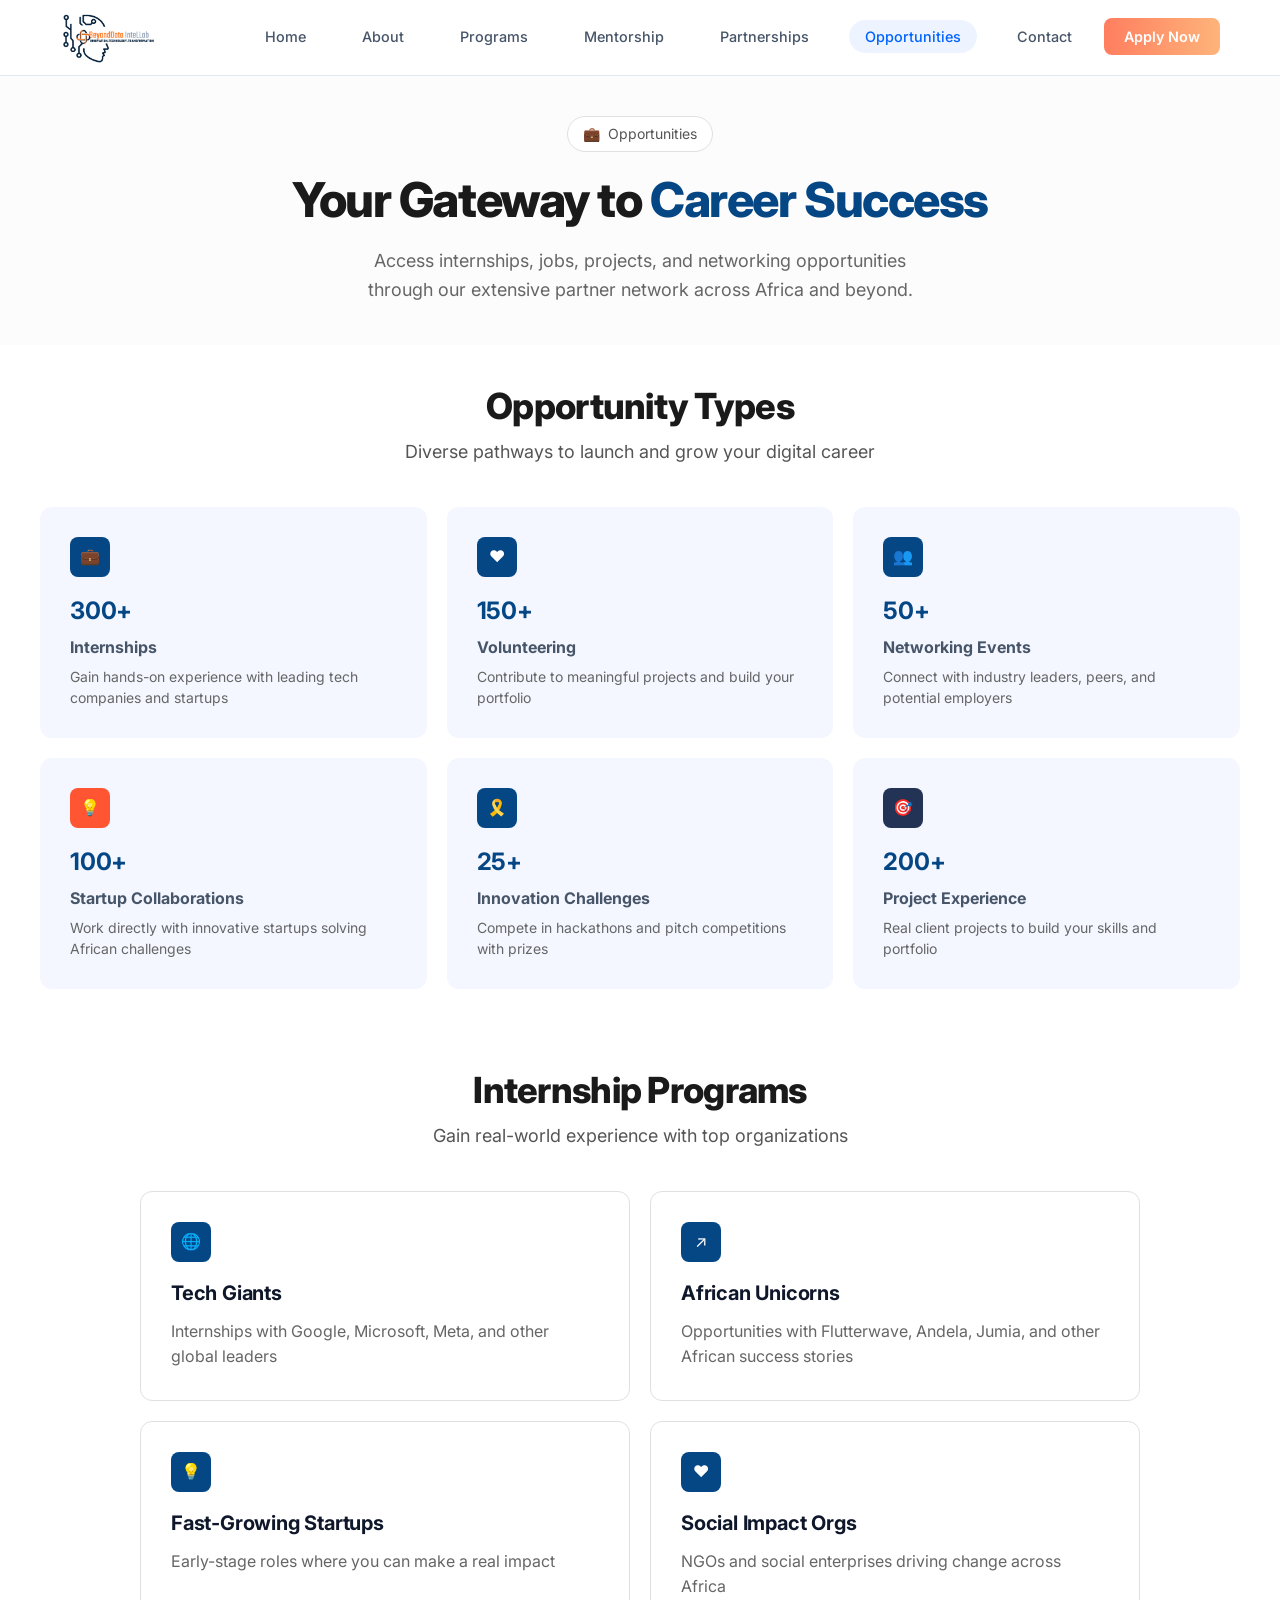
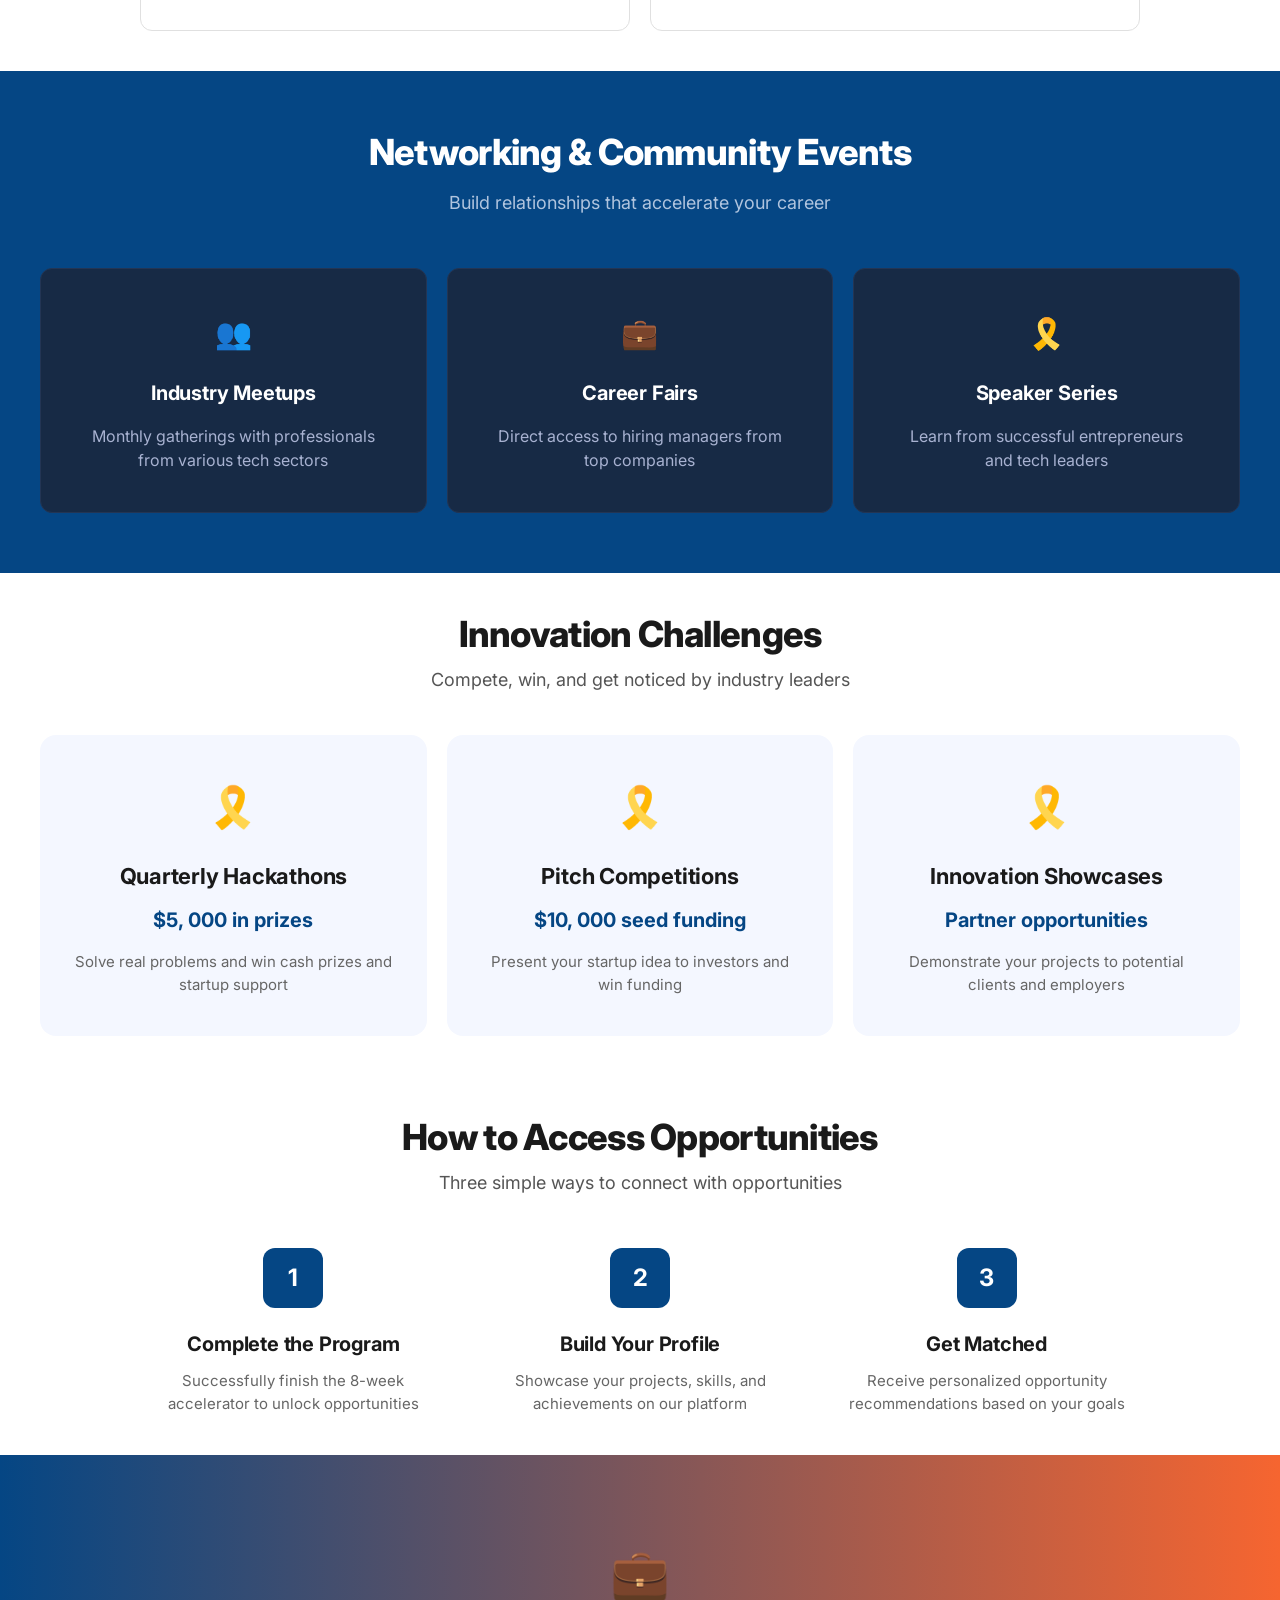
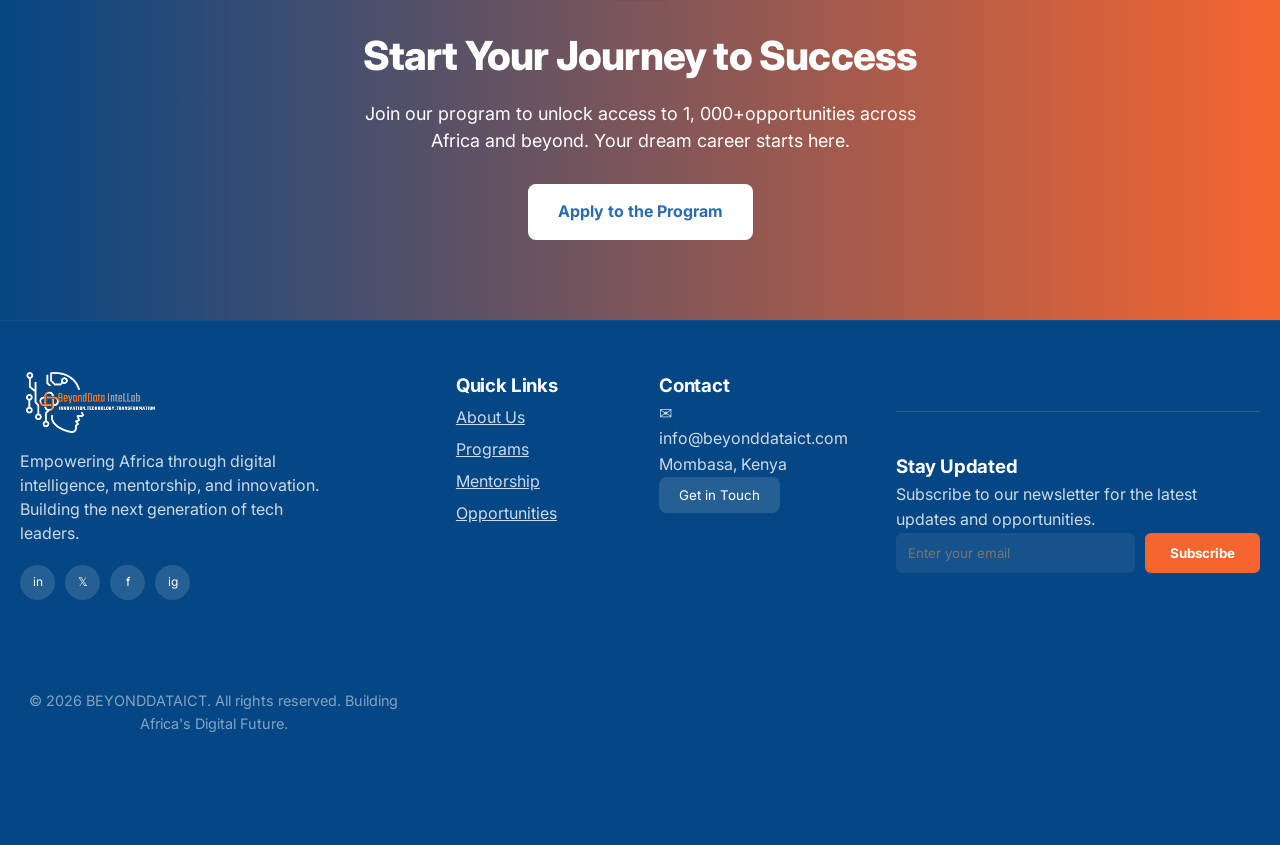
<file: opportunities.html>
<!DOCTYPE html>
<html lang="en">

<head>
    <meta charset="UTF-8">
    <meta name="viewport" content="width=device-width, initial-scale=1.0">
    <title>Ecosystem Opportunities | BeyondData Intellab</title>

    <link rel="preconnect" href="https://fonts.googleapis.com">
    <link rel="preconnect" href="https://fonts.gstatic.com" crossorigin>
    <link href="https://fonts.googleapis.com/css2?family=Inter:wght@400;500;600;700;800&display=swap" rel="stylesheet">
    <link rel="stylesheet" href="styles.css">
</head>
<style>
    /* ===== NAVBAR ===== */
    
    .navbar {
        position: sticky;
        top: 0;
        z-index: 100;
        background: #fff;
        border-bottom: 1px solid #E2E8F0;
        padding: px 0;
    }
    
    .nav-container {
        display: flex;
        align-items: center;
        justify-content: space-between;
        gap: 16px;
        max-width: 1200px;
        margin: 0 auto;
        padding: 0 20px;
    }
    
    .nav-links {
        display: flex;
        list-style: none;
        gap: 24px;
        align-items: center;
        margin: 0;
        padding: 0;
    }
    
    .nav-links a {
        color: #475569;
        font-size: 0.9rem;
        font-weight: 500;
        text-decoration: none;
    }
    
    .nav-links a:hover,
    .nav-links a.active {
        color: #0062FF;
    }
    
    .btn-nav-apply {
        background: linear-gradient(to right, #ff7e5f, #feb47b);
        color: #fff;
        padding: 10px 20px;
        border-radius: 8px;
        font-weight: 600;
        font-size: 0.9rem;
        white-space: nowrap;
        text-decoration: none;
        flex-shrink: 0;
    }
    /* ===== SOCIAL ICONS ===== */
    
    .social-icons {
        display: flex;
        gap: 10px;
        margin-top: 20px;
    }
    
    .social-icon {
        width: 35px;
        height: 35px;
        background: #ffffff22;
        border-radius: 50%;
        display: flex;
        align-items: center;
        justify-content: center;
        font-size: 0.75rem;
        color: #fff;
        flex-shrink: 0;
    }
    /* ===== NEWSLETTER ===== */
    
    .newsletter-row {
        display: flex;
        gap: 10px;
        max-width: 500px;
    }
    
    .newsletter-row input {
        flex: 1;
        padding: 12px;
        border-radius: 6px;
        border: none;
        background: #ffffff11;
        color: white;
        min-width: 0;
    }
    
    .newsletter-row button {
        background: linear-gradient(to right, #ff7e5f, #feb47b);
        border: none;
        padding: 12px 25px;
        border-radius: 6px;
        color: white;
        font-weight: bold;
        cursor: pointer;
        white-space: nowrap;
    }
</style>

<body>

    <body>
        <div class="menu-overlay" id="menuOverlay"></div>
        <nav class="navbar">
            <div class="container nav-container">
                <div class="logo-icon"><img src="Beyonddata intellab logo-Photoroom.png" alt="BeyondData Intellab Logo"></div>
                <ul class="nav-links" id="navLinks">
                    <li><a href="index.html">Home</a></li>
                    <li><a href="about.html">About</a></li>
                    <li><a href="programs.html">Programs</a></li>
                    <li><a href="mentorship.html">Mentorship</a></li>
                    <li><a href="partnershipform.html">Partnerships</a></li>
                    <li><a href="opportunities.html" class="active">Opportunities</a></li>
                    <li><a href="contact.html">Contact</a></li>
                </ul>
                <div class="nav-actions"><a href="application.html" class="btn-nav-apply">Apply Now</a></div><button class="menu-toggle" id="menuToggle" aria-label="Toggle Navigation Menu"><span></span><span></span><span></span></button></div>
        </nav>
        <section style="display: flex; flex-direction: column; align-items: center; justify-content: center; padding: 40px 20px; text-align: center; font-family: sans-serif; background-color: #fcfcfc;">
            <div style="display: inline-flex; align-items: center; border: 1px solid #e0e0e0; border-radius: 20px; padding: 6px 15px; margin-bottom: 20px; font-size: 14px; color: #555; background-color: #fff;"><span style="margin-right: 8px;">💼</span><span>Opportunities</span></div>
            <h1 style="font-size: 48px; font-weight: 800; color: #1a1a1a; margin: 0 0 20px 0;">Your Gateway to <span style="color: #054684;">Career Success</span></h1>
            <p style="font-size: 18px; color: #666; max-width: 600px; line-height: 1.6; margin: 0;">Access internships, jobs, projects, and networking opportunities through our extensive partner network across Africa and beyond. </p>
        </section>
        <section style="font-family: sans-serif; padding: 40px 20px; background-color: #fff; text-align: center;">
            <h2 style="font-size: 36px; color: #1a1a1a; margin: 0 0 10px 0;">Opportunity Types</h2>
            <p style="font-size: 18px; color: #555; margin-bottom: 40px;">Diverse pathways to launch and grow your digital career</p>
            <div style="display: grid; grid-template-columns: repeat(auto-fit, minmax(300px, 1fr)); gap: 20px; max-width: 1200px; margin: 0 auto;">
                <div style="background-color: #f4f7ff; padding: 30px; border-radius: 12px; text-align: left;">
                    <div style="background-color: #054684; color: white; width: 40px; height: 40px; border-radius: 8px; display: flex; align-items: center; justify-content: center; margin-bottom: 15px;">💼</div>
                    <h3 style="font-size: 24px; color: #054684; margin: 0;">300+</h3>
                    <p style="font-weight: bold; margin: 5px 0;">Internships</p>
                    <p style="font-size: 14px; color: #666; line-height: 1.5;">Gain hands-on experience with leading tech companies and startups</p>
                </div>
                <div style="background-color: #f4f7ff; padding: 30px; border-radius: 12px; text-align: left;">
                    <div style="background-color: #054684; color: white; width: 40px; height: 40px; border-radius: 8px; display: flex; align-items: center; justify-content: center; margin-bottom: 15px;">❤️</div>
                    <h3 style="font-size: 24px; color: #054684; margin: 0;">150+</h3>
                    <p style="font-weight: bold; margin: 5px 0;">Volunteering</p>
                    <p style="font-size: 14px; color: #666; line-height: 1.5;">Contribute to meaningful projects and build your portfolio</p>
                </div>
                <div style="background-color: #f4f7ff; padding: 30px; border-radius: 12px; text-align: left;">
                    <div style="background-color: #054684; color: white; width: 40px; height: 40px; border-radius: 8px; display: flex; align-items: center; justify-content: center; margin-bottom: 15px;">👥</div>
                    <h3 style="font-size: 24px; color: #054684; margin: 0;">50+</h3>
                    <p style="font-weight: bold; margin: 5px 0;">Networking Events</p>
                    <p style="font-size: 14px; color: #666; line-height: 1.5;">Connect with industry leaders, peers, and potential employers</p>
                </div>
                <div style="background-color: #f4f7ff; padding: 30px; border-radius: 12px; text-align: left;">
                    <div style="background-color: #ff5533; color: white; width: 40px; height: 40px; border-radius: 8px; display: flex; align-items: center; justify-content: center; margin-bottom: 15px;">💡</div>
                    <h3 style="font-size: 24px; color: #054684; margin: 0;">100+</h3>
                    <p style="font-weight: bold; margin: 5px 0;">Startup Collaborations</p>
                    <p style="font-size: 14px; color: #666; line-height: 1.5;">Work directly with innovative startups solving African challenges</p>
                </div>
                <div style="background-color: #f4f7ff; padding: 30px; border-radius: 12px; text-align: left;">
                    <div style="background-color: #054684; color: white; width: 40px; height: 40px; border-radius: 8px; display: flex; align-items: center; justify-content: center; margin-bottom: 15px;">🎗️</div>
                    <h3 style="font-size: 24px; color: #054684; margin: 0;">25+</h3>
                    <p style="font-weight: bold; margin: 5px 0;">Innovation Challenges</p>
                    <p style="font-size: 14px; color: #666; line-height: 1.5;">Compete in hackathons and pitch competitions with prizes</p>
                </div>
                <div style="background-color: #f4f7ff; padding: 30px; border-radius: 12px; text-align: left;">
                    <div style="background-color: #223355; color: white; width: 40px; height: 40px; border-radius: 8px; display: flex; align-items: center; justify-content: center; margin-bottom: 15px;">🎯</div>
                    <h3 style="font-size: 24px; color: #054684; margin: 0;">200+</h3>
                    <p style="font-weight: bold; margin: 5px 0;">Project Experience</p>
                    <p style="font-size: 14px; color: #666; line-height: 1.5;">Real client projects to build your skills and portfolio</p>
                </div>
            </div>
        </section>
        <section style="font-family: sans-serif; padding: 40px 20px; background-color: #fff; text-align: center;">
            <h2 style="font-size: 36px; color: #1a1a1a; margin: 0 0 10px 0;">Internship Programs</h2>
            <p style="font-size: 18px; color: #555; margin-bottom: 40px;">Gain real-world experience with top organizations</p>
            <div style="display: grid; grid-template-columns: repeat(auto-fit, minmax(400px, 1fr)); gap: 20px; max-width: 1000px; margin: 0 auto; text-align: left;">
                <div style="border: 1px solid #e0e0e0; padding: 30px; border-radius: 12px; background: white;">
                    <div style="background-color: #054684; color: white; width: 40px; height: 40px; border-radius: 8px; display: flex; align-items: center; justify-content: center; margin-bottom: 15px;">🌐</div>
                    <h3 style="font-size: 20px; margin: 0 0 10px 0;">Tech Giants</h3>
                    <p style="font-size: 16px; color: #666; margin: 0;">Internships with Google, Microsoft, Meta, and other global leaders</p>
                </div>
                <div style="border: 1px solid #e0e0e0; padding: 30px; border-radius: 12px; background: white;">
                    <div style="background-color: #054684; color: white; width: 40px; height: 40px; border-radius: 8px; display: flex; align-items: center; justify-content: center; margin-bottom: 15px;">↗️</div>
                    <h3 style="font-size: 20px; margin: 0 0 10px 0;">African Unicorns</h3>
                    <p style="font-size: 16px; color: #666; margin: 0;">Opportunities with Flutterwave, Andela, Jumia, and other African success stories</p>
                </div>
                <div style="border: 1px solid #e0e0e0; padding: 30px; border-radius: 12px; background: white;">
                    <div style="background-color: #054684; color: white; width: 40px; height: 40px; border-radius: 8px; display: flex; align-items: center; justify-content: center; margin-bottom: 15px;">💡</div>
                    <h3 style="font-size: 20px; margin: 0 0 10px 0;">Fast-Growing Startups</h3>
                    <p style="font-size: 16px; color: #666; margin: 0;">Early-stage roles where you can make a real impact</p>
                </div>
                <div style="border: 1px solid #e0e0e0; padding: 30px; border-radius: 12px; background: white;">
                    <div style="background-color: #054684; color: white; width: 40px; height: 40px; border-radius: 8px; display: flex; align-items: center; justify-content: center; margin-bottom: 15px;">❤️</div>
                    <h3 style="font-size: 20px; margin: 0 0 10px 0;">Social Impact Orgs</h3>
                    <p style="font-size: 16px; color: #666; margin: 0;">NGOs and social enterprises driving change across Africa</p>
                </div>
            </div>
        </section>
        <section style="font-family: sans-serif; padding: 60px 20px; background-color: #054684; color: #ffffff; text-align: center;">
            <h2 style="font-size: 36px; margin: 0 0 15px 0; color: #ffffff;">Networking & Community Events</h2>
            <p style="font-size: 18px; color: #b0c4de; margin-bottom: 50px;">Build relationships that accelerate your career</p>
            <div style="display: grid; grid-template-columns: repeat(auto-fit, minmax(300px, 1fr)); gap: 20px; max-width: 1200px; margin: 0 auto;">
                <div style="background-color: #172a45; padding: 40px; border-radius: 12px; border: 1px solid #233554;">
                    <div style="font-size: 30px; margin-bottom: 20px;">👥</div>
                    <h3 style="font-size: 20px; margin: 0 0 15px 0; color: #ffffff;">Industry Meetups</h3>
                    <p style="font-size: 16px; color: #a8b2d1; line-height: 1.5; margin: 0;">Monthly gatherings with professionals from various tech sectors</p>
                </div>
                <div style="background-color: #172a45; padding: 40px; border-radius: 12px; border: 1px solid #233554;">
                    <div style="font-size: 30px; margin-bottom: 20px;">💼</div>
                    <h3 style="font-size: 20px; margin: 0 0 15px 0; color: #ffffff;">Career Fairs</h3>
                    <p style="font-size: 16px; color: #a8b2d1; line-height: 1.5; margin: 0;">Direct access to hiring managers from top companies</p>
                </div>
                <div style="background-color: #172a45; padding: 40px; border-radius: 12px; border: 1px solid #233554;">
                    <div style="font-size: 30px; margin-bottom: 20px;">🎗️</div>
                    <h3 style="font-size: 20px; margin: 0 0 15px 0; color: #ffffff;">Speaker Series</h3>
                    <p style="font-size: 16px; color: #a8b2d1; line-height: 1.5; margin: 0;">Learn from successful entrepreneurs and tech leaders</p>
                </div>
            </div>
        </section>
        <section style="font-family: sans-serif; padding: 40px 20px; background-color: #fff; text-align: center;">
            <h2 style="font-size: 36px; color: #1a1a1a; margin: 0 0 10px 0;">Innovation Challenges</h2>
            <p style="font-size: 18px; color: #555; margin-bottom: 40px;">Compete, win, and get noticed by industry leaders</p>
            <div style="display: grid; grid-template-columns: repeat(auto-fit, minmax(300px, 1fr)); gap: 20px; max-width: 1200px; margin: 0 auto;">
                <div style="background-color: #f4f7ff; padding: 40px 30px; border-radius: 16px; text-align: center;">
                    <div style="font-size: 40px; margin-bottom: 20px; color: #054684;">🎗️</div>
                    <h3 style="font-size: 22px; color: #1a1a1a; margin: 0 0 10px 0;">Quarterly Hackathons</h3>
                    <p style="font-size: 20px; font-weight: bold; color: #054684; margin: 0 0 15px 0;">$5, 000 in prizes</p>
                    <p style="font-size: 15px; color: #666; line-height: 1.5; margin: 0;">Solve real problems and win cash prizes and startup support</p>
                </div>
                <div style="background-color: #f4f7ff; padding: 40px 30px; border-radius: 16px; text-align: center;">
                    <div style="font-size: 40px; margin-bottom: 20px; color: #054684;">🎗️</div>
                    <h3 style="font-size: 22px; color: #1a1a1a; margin: 0 0 10px 0;">Pitch Competitions</h3>
                    <p style="font-size: 20px; font-weight: bold; color: #054684; margin: 0 0 15px 0;">$10, 000 seed funding</p>
                    <p style="font-size: 15px; color: #666; line-height: 1.5; margin: 0;">Present your startup idea to investors and win funding</p>
                </div>
                <div style="background-color: #f4f7ff; padding: 40px 30px; border-radius: 16px; text-align: center;">
                    <div style="font-size: 40px; margin-bottom: 20px; color: #054684;">🎗️</div>
                    <h3 style="font-size: 22px; color: #1a1a1a; margin: 0 0 10px 0;">Innovation Showcases</h3>
                    <p style="font-size: 20px; font-weight: bold; color: #054684; margin: 0 0 15px 0;">Partner opportunities</p>
                    <p style="font-size: 15px; color: #666; line-height: 1.5; margin: 0;">Demonstrate your projects to potential clients and employers</p>
                </div>
            </div>
        </section>
        <section style="font-family: sans-serif; padding: 40px 20px; background-color: #ffffff; text-align: center;">
            <h2 style="font-size: 36px; color: #1a1a1a; margin: 0 0 10px 0;">How to Access Opportunities</h2>
            <p style="font-size: 18px; color: #555; margin-bottom: 50px;">Three simple ways to connect with opportunities</p>
            <div style="display: flex; flex-wrap: wrap; justify-content: center; gap: 40px; max-width: 1000px; margin: 0 auto;">
                <div style="flex: 1; min-width: 250px; text-align: center;">
                    <div style="background-color: #054684; color: white; width: 60px; height: 60px; border-radius: 12px; display: flex; align-items: center; justify-content: center; font-size: 24px; font-weight: bold; margin: 0 auto 20px auto;">1</div>
                    <h3 style="font-size: 20px; color: #1a1a1a; margin: 0 0 10px 0;">Complete the Program</h3>
                    <p style="font-size: 15px; color: #666; line-height: 1.5; margin: 0;">Successfully finish the 8-week accelerator to unlock opportunities</p>
                </div>
                <div style="flex: 1; min-width: 250px; text-align: center;">
                    <div style="background-color: #054684; color: white; width: 60px; height: 60px; border-radius: 12px; display: flex; align-items: center; justify-content: center; font-size: 24px; font-weight: bold; margin: 0 auto 20px auto;">2</div>
                    <h3 style="font-size: 20px; color: #1a1a1a; margin: 0 0 10px 0;">Build Your Profile</h3>
                    <p style="font-size: 15px; color: #666; line-height: 1.5; margin: 0;">Showcase your projects, skills, and achievements on our platform</p>
                </div>
                <div style="flex: 1; min-width: 250px; text-align: center;">
                    <div style="background-color: #054684; color: white; width: 60px; height: 60px; border-radius: 12px; display: flex; align-items: center; justify-content: center; font-size: 24px; font-weight: bold; margin: 0 auto 20px auto;">3</div>
                    <h3 style="font-size: 20px; color: #1a1a1a; margin: 0 0 10px 0;">Get Matched</h3>
                    <p style="font-size: 15px; color: #666; line-height: 1.5; margin: 0;">Receive personalized opportunity recommendations based on your goals</p>
                </div>
            </div>
        </section>
        <section style="font-family: sans-serif; padding: 80px 20px; background: linear-gradient(90deg, #054684, #f66530); text-align: center; color: white;">
            <div style="font-size: 48px; margin-bottom: 20px;">💼</div>
            <h2 style="font-size: 40px; margin: 0 0 20px 0;color: white;">Start Your Journey to Success</h2>
            <p style="font-size: 18px; max-width: 600px; margin: 0 auto 30px auto; line-height: 1.5;">Join our program to unlock access to 1, 000+opportunities across Africa and beyond. Your dream career starts here. </p><a href="application.html" style="display: inline-block; background-color: white; color: #2b6cb0; padding: 15px 30px; text-decoration: none; font-weight: bold; border-radius: 8px; font-size: 16px;">Apply to the Program </a></section>
        <!-- FOOTER -->
        <footer style="background-color: #054684; color: white; padding: 50px 20px; font-family: sans-serif;">
            <div class="footer-grid">
                <div style="flex: 1; min-width: 260px; max-width: 320px;">
                    <div style="display: flex; align-items: center; gap: 10px; margin-bottom: 15px;">
                        <div class="logo-icon"><img src="25-Photoroom.png" alt="BeyondData Intellab Logo"></div>
                    </div>
                    <p style="opacity: 0.8; max-width: 300px; line-height: 1.5;">Empowering Africa through digital intelligence, mentorship, and innovation. Building the next generation of tech leaders.</p>
                    <div class="social-icons">
                        <div class="social-icon">in</div>
                        <div class="social-icon">𝕏</div>
                        <div class="social-icon">f</div>
                        <div class="social-icon">ig</div>
                    </div>
                </div>
                <div>
                    <h3 style="margin-top: 0; color: white;">Quick Links</h3>
                    <ul style="list-style: none; padding: 0; opacity: 0.8; line-height: 2;">
                        <li><a href="about.html" style="color: white; text-decoration: underline;">About Us</a></li>
                        <li><a href="programs.html" style="color: white; text-decoration: underline;">Programs</a></li>
                        <li><a href="mentorship.html" style="color: white; text-decoration: underline;">Mentorship</a></li>
                        <li><a href="opportunities.html" style="color: white; text-decoration: underline;">Opportunities</a></li>
                    </ul>
                </div>
                <div>
                    <h3 style="margin-top: 0; color: white;">Contact</h3>
                    <p style="opacity: 0.8;">✉ info@beyonddataict.com</p>
                    <p style="opacity: 0.8;">Mombasa, Kenya</p>
                    <button style="background: #ffffff22; color: white; border: none; padding: 10px 20px; border-radius: 8px; cursor: pointer;">Get in Touch</button>
                </div>
                <div style="max-width: 1200px; margin: 40px auto 0; border-top: 1px solid #ffffff22; padding-top: 40px;">
                    <h3 style="margin-top: 0; color: white;">Stay Updated</h3>
                    <p style="opacity: 0.8;">Subscribe to our newsletter for the latest updates and opportunities.</p>
                    <div class="newsletter-row"><input type="email" id="newsletter-email" placeholder="Enter your email"><button style="background:#f66530" id="newsletter-btn" onclick="subscribeNewsletter()">Subscribe</button></div>
                    <p id="newsletter-msg" style="margin-top: 10px; font-size: 14px; min-height: 18px;"></p>
                </div>
                <div style="text-align: center; margin-top: 40px; opacity: 0.5; font-size: 0.9rem;">&copy; 2026 BEYONDDATAICT. All rights reserved. Building Africa's Digital Future.
                </div>
        </footer>
        <script src="script.js"></script>
        <script>
            const menuToggle = document.getElementById('menuToggle');
            const navLinks = document.getElementById('navLinks');
            const menuOverlay = document.getElementById('menuOverlay');

            function toggleMenu() {
                menuToggle.classList.toggle('active');
                navLinks.classList.toggle('active');
                menuOverlay.classList.toggle('active');
            }

            menuToggle.addEventListener('click', toggleMenu);
            menuOverlay.addEventListener('click', toggleMenu);
        </script>
    </body>

</html>
</file>
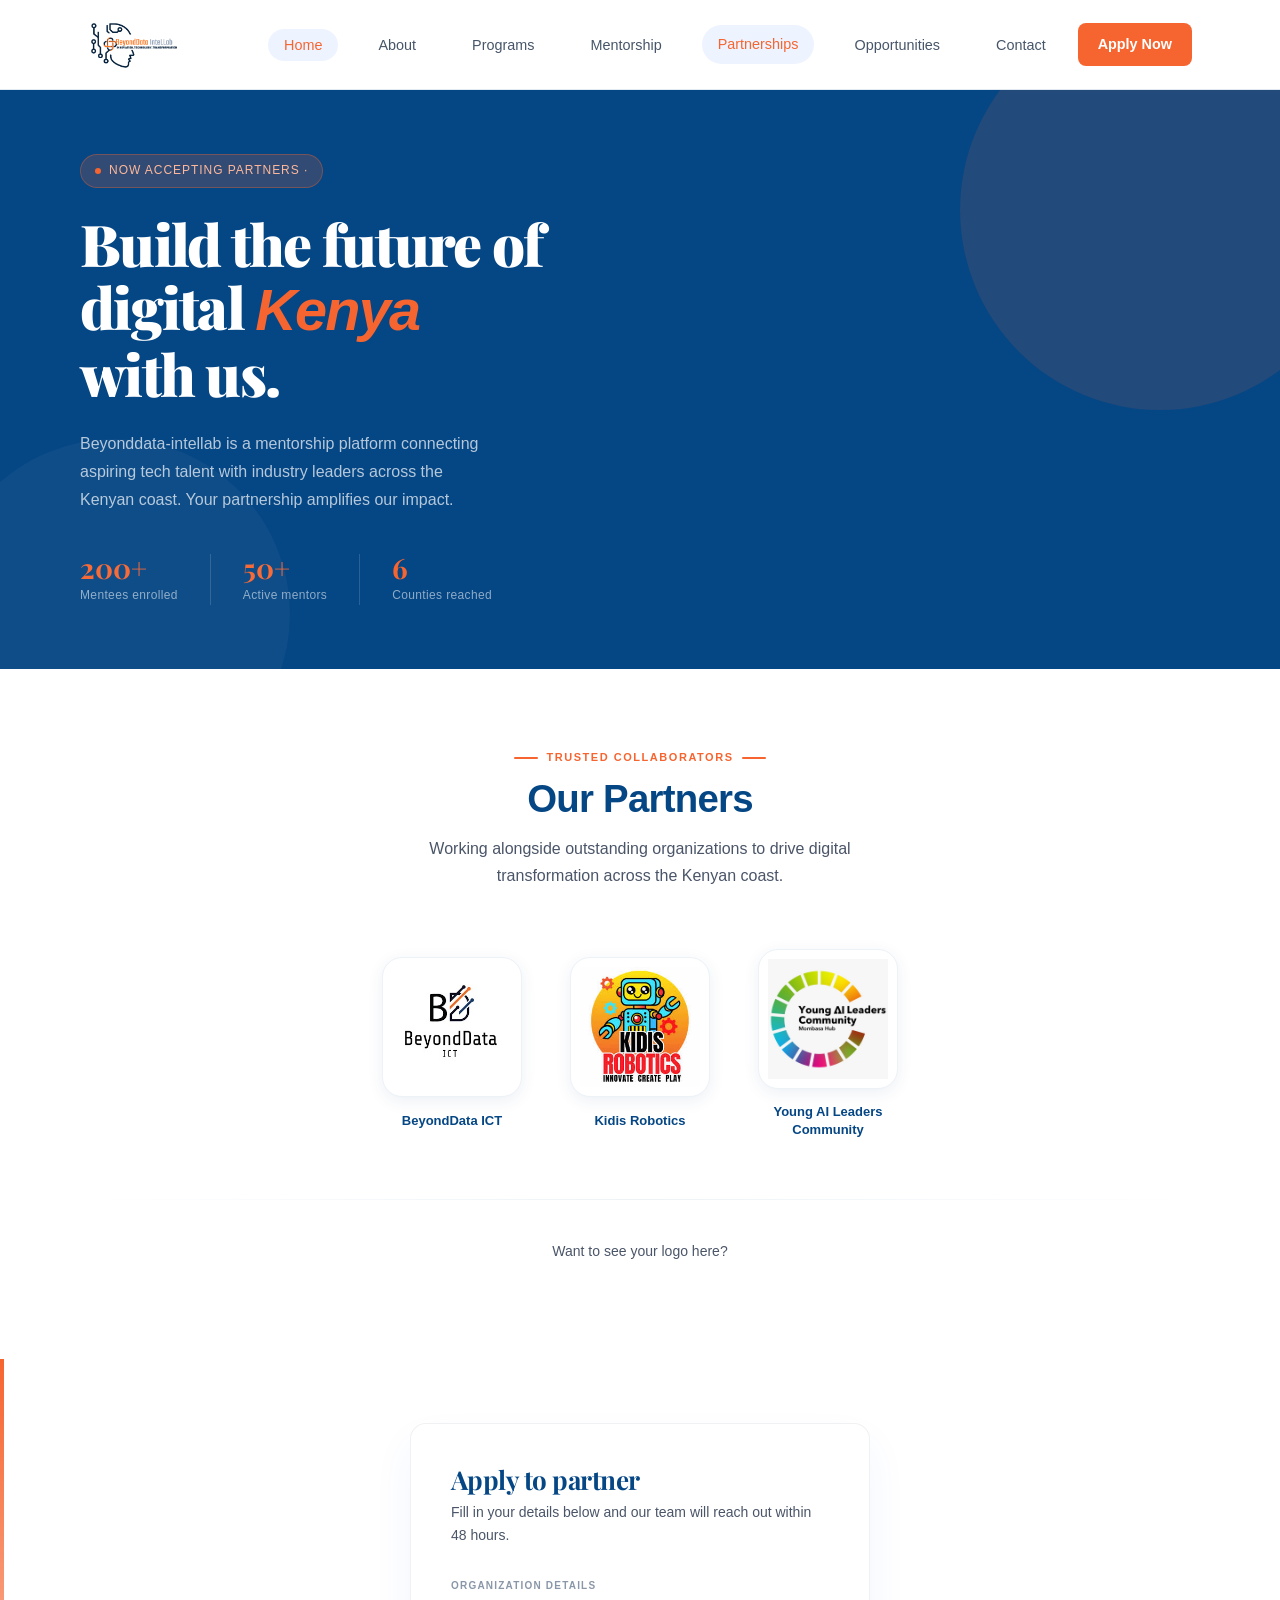
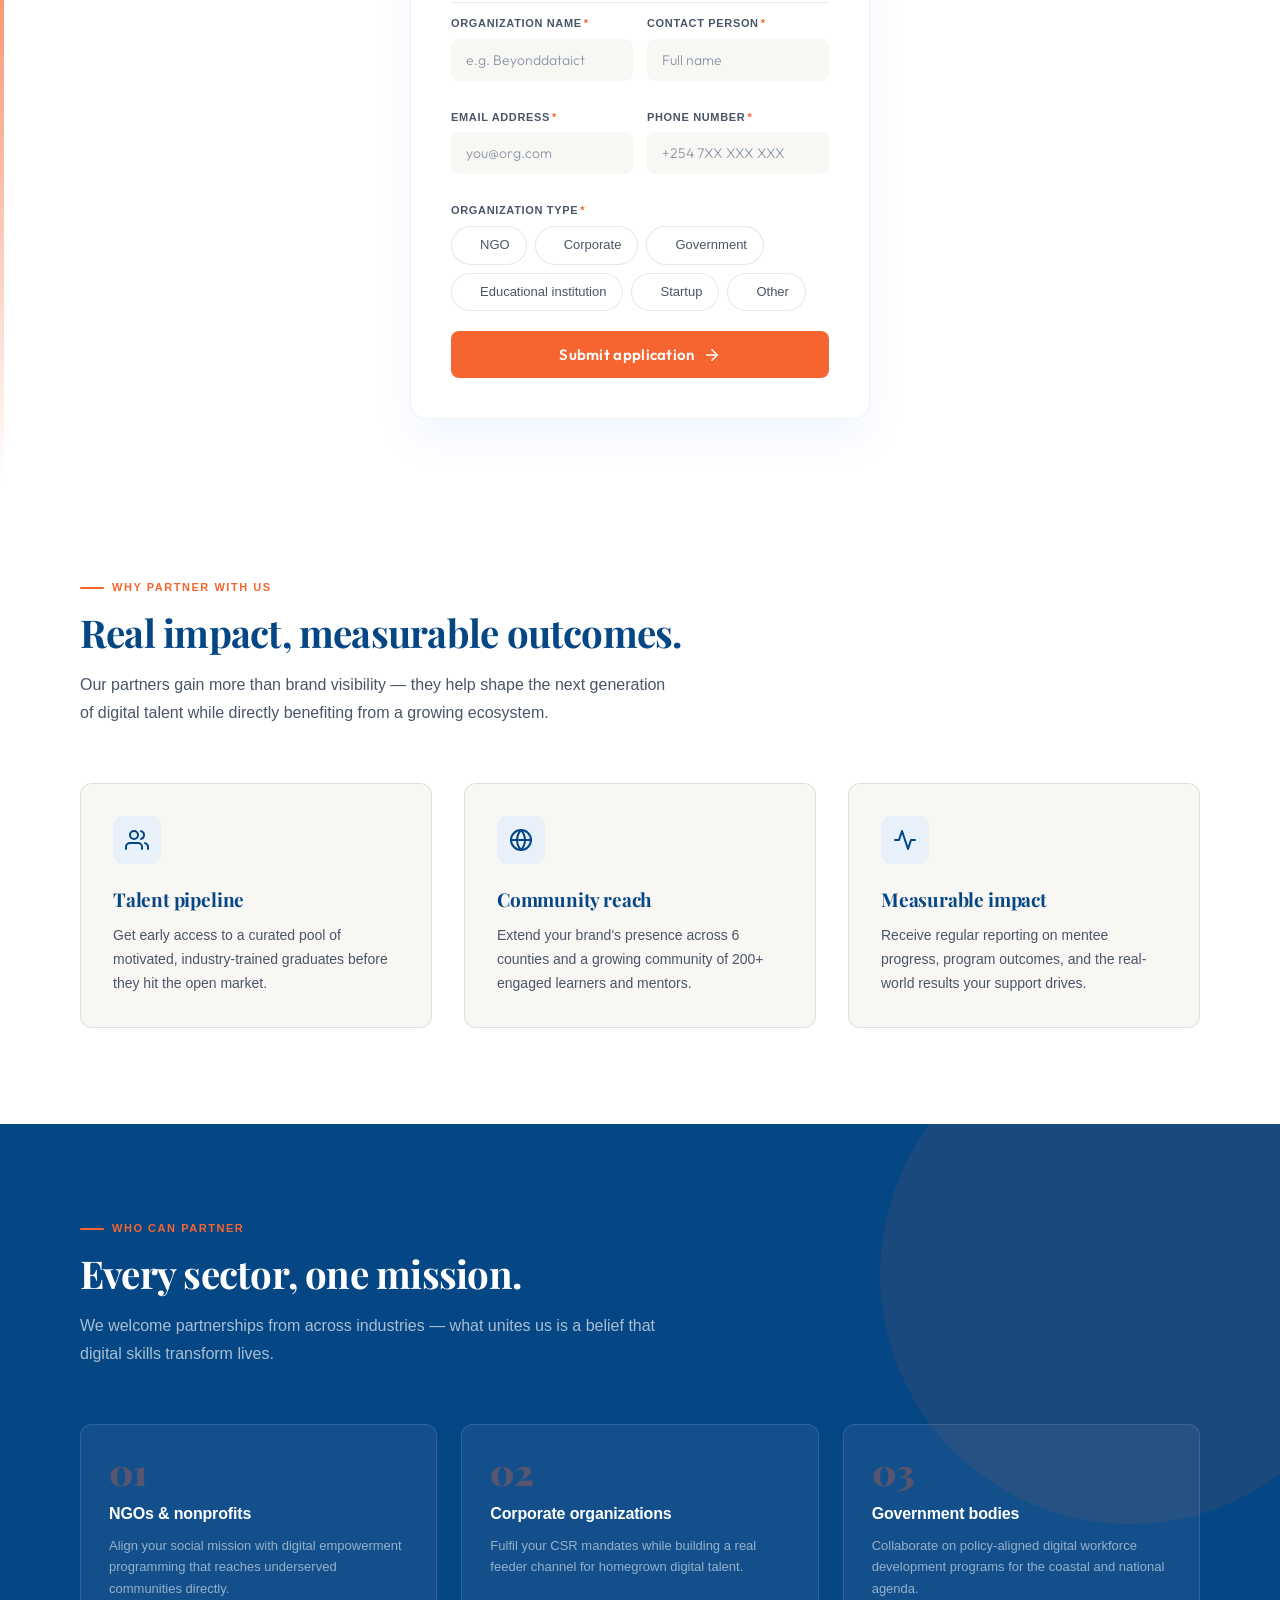
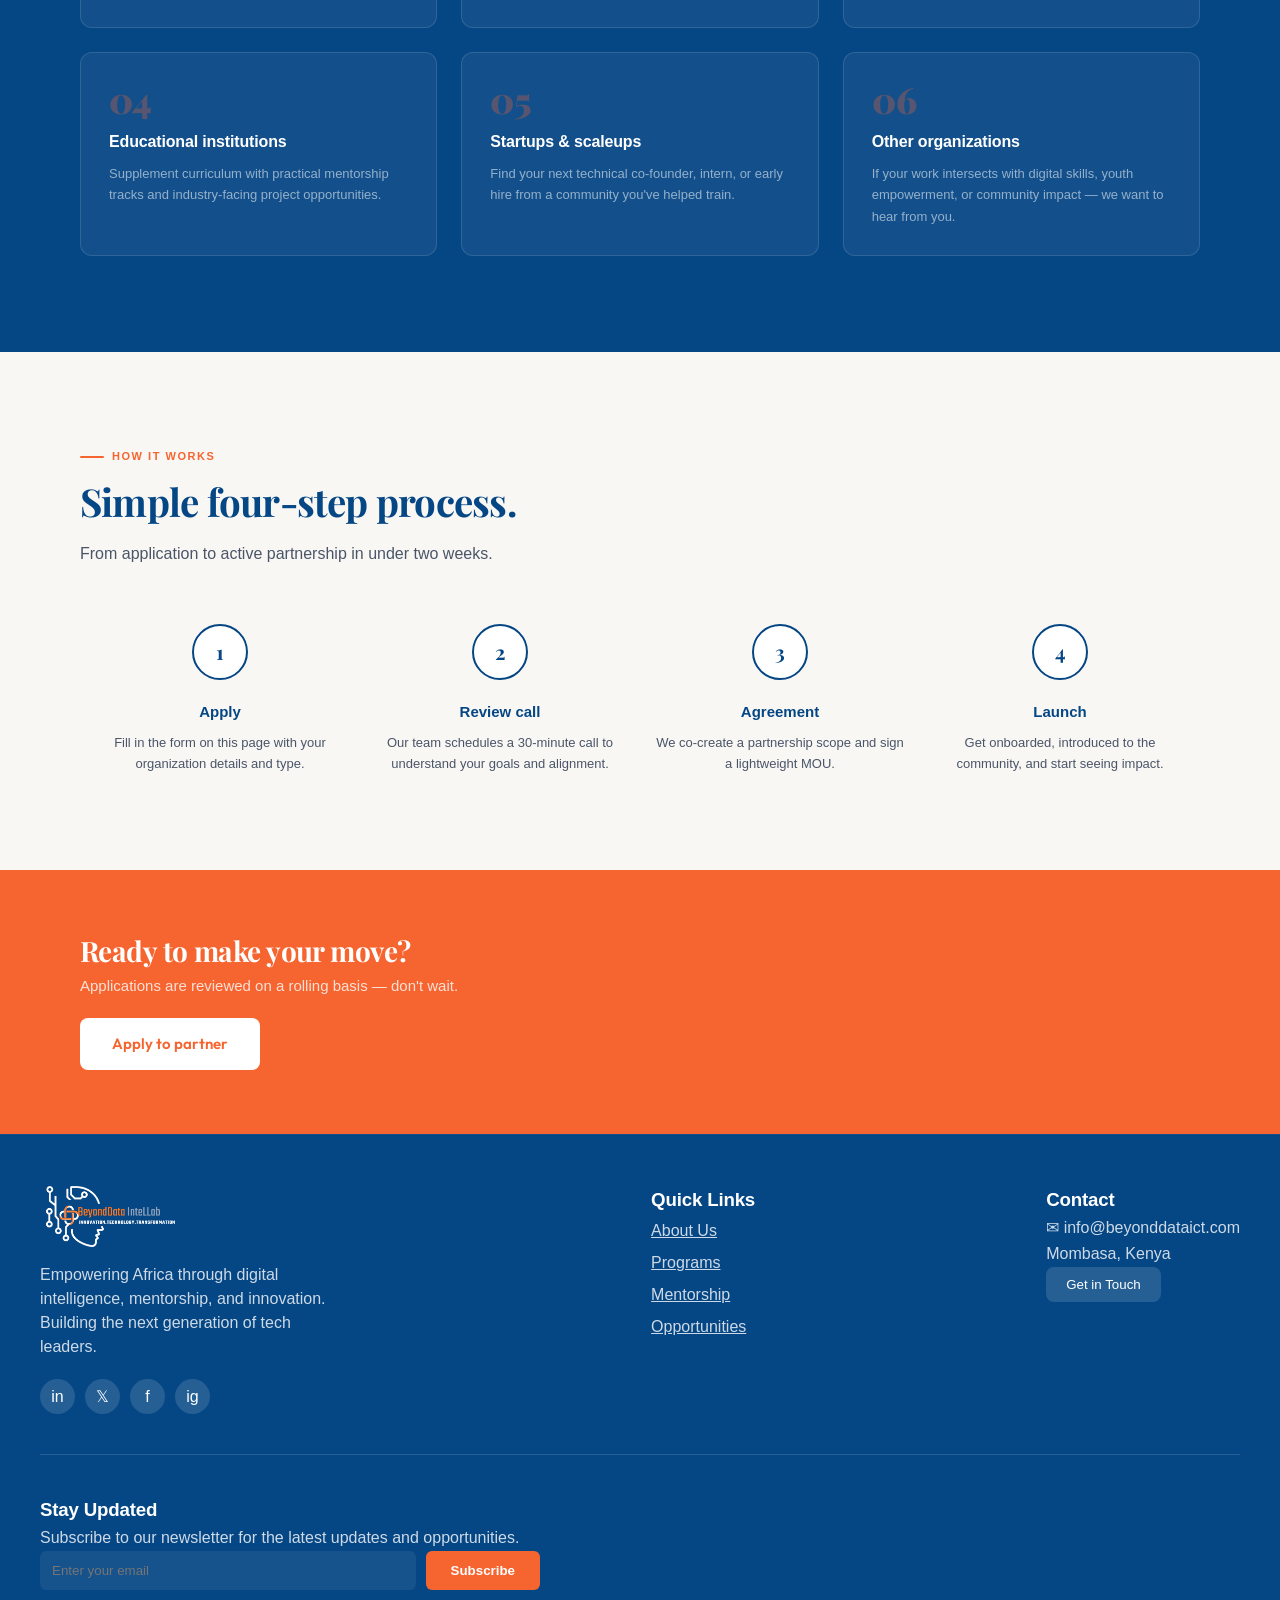
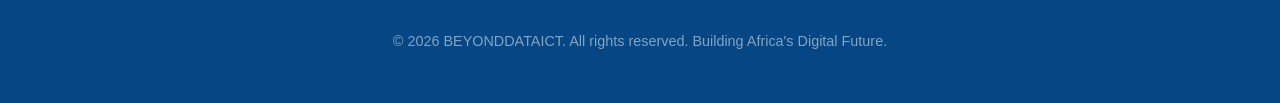
<file: partnershipform.html>
<!DOCTYPE html>
<html lang="en">

<head>
    <meta charset="UTF-8" />
    <meta name="viewport" content="width=device-width, initial-scale=1.0" />
    <title>Partner With Us · Digital Intelligence Lab</title>
    <link rel="preconnect" href="https://fonts.googleapis.com" />
    <link rel="preconnect" href="https://fonts.gstatic.com" crossorigin />
    <link href="https://fonts.googleapis.com/css2?family=Playfair+Display:ital,wght@0,700;0,900;1,700&family=Outfit:wght@300;400;500;600&display=swap" rel="stylesheet" />
    <!-- FIX 1: Removed invalid class="css" attribute from link tag -->
    <link rel="stylesheet" href="styles.css" />
    <style>
        *,
        *::before,
        *::after {
            box-sizing: border-box;
            margin: 0;
            padding: 0;
        }
        
         :root {
            --blue: #054684;
            --blue-dark: #033160;
            --blue-light: #e8f0f9;
            --blue-mid: #1a5fa0;
            --orange: #f66530;
            --orange-dark: #d44e1e;
            --orange-light: #fff0eb;
            --white: #ffffff;
            --off-white: #f8f7f4;
            --text-dark: #0e1a2b;
            --text-mid: #4a5568;
            --text-light: #8a97a8;
            --border: rgba(5, 70, 132, 0.12);
        }
        
        html {
            scroll-behavior: smooth;
        }
        
        body {
            font-family: 'Outfit', sans-serif;
            background: var(--off-white);
            color: var(--text-dark);
            min-height: 100vh;
            overflow-x: hidden;
        }
        /* ── NAVBAR (sticky) ── */
        /* FIX 2: Removed the old fixed `nav` CSS block entirely and kept only `.navbar` styles.
           Also removed duplicate `.nav-links` definition — single consistent definition below. */
        
        .navbar {
            position: sticky;
            top: 0;
            z-index: 100;
            background: #fff;
            border-bottom: 1px solid #E2E8F0;
            padding: 16px 0;
        }
        
        .nav-container {
            display: flex;
            align-items: center;
            justify-content: space-between;
            gap: 16px;
            padding: 0 3rem;
        }
        /* FIX 3: Single consolidated .nav-links definition (was defined twice with conflicting rules) */
        
        .nav-links {
            display: flex;
            list-style: none;
            gap: 24px;
            align-items: center;
        }
        
        .nav-links a {
            color: #475569;
            font-size: 0.9rem;
            font-weight: 500;
            text-decoration: none;
            transition: color 0.2s;
        }
        
        .nav-links a:hover,
        .nav-links a.active {
            color: var(--orange);
        }
        
        .btn-nav-apply {
            background: var(--orange);
            color: #fff;
            padding: 10px 20px;
            border-radius: 8px;
            font-weight: 600;
            font-size: 0.9rem;
            white-space: nowrap;
            flex-shrink: 0;
            text-decoration: none;
        }
        
        .btn-nav-apply:hover {
            background: var(--orange-dark);
        }
        /* Hamburger */
        
        .hamburger {
            display: none;
            flex-direction: column;
            gap: 5px;
            cursor: pointer;
            background: none;
            border: none;
            padding: 4px;
        }
        
        .hamburger span {
            display: block;
            width: 24px;
            height: 2px;
            background: #0F172A;
            border-radius: 2px;
            transition: all 0.3s;
        }
        
        .mobile-menu {
            display: none;
            flex-direction: column;
            gap: 0;
            background: #fff;
            border-top: 1px solid #E2E8F0;
            padding: 16px 20px;
        }
        
        .mobile-menu.open {
            display: flex;
        }
        
        .mobile-menu a {
            color: #475569;
            font-size: 0.95rem;
            font-weight: 500;
            padding: 12px 0;
            border-bottom: 1px solid #F1F5F9;
            text-decoration: none;
        }
        
        .mobile-menu .mobile-apply {
            background: var(--orange);
            color: #fff;
            text-align: center;
            padding: 12px;
            border-radius: 8px;
            font-weight: 700;
            margin-top: 12px;
            border-bottom: none;
        }
        /* ── HERO ── */
        /* FIX 4: Reduced hero-left top padding from 8rem to 4rem since navbar is sticky (not fixed),
           so the hero is already positioned naturally below the navbar. */
        
        .hero {
            min-height: auto;
            display: grid;
            grid-template-columns: 1fr;
            gap: 0;
            position: relative;
            overflow: hidden;
        }
        
        .hero-left {
            background: var(--blue);
            display: flex;
            flex-direction: column;
            justify-content: center;
            padding: 4rem 4rem 4rem 5rem;
            position: relative;
            overflow: hidden;
        }
        
        .hero-left::before {
            content: '';
            position: absolute;
            top: -80px;
            right: -80px;
            width: 400px;
            height: 400px;
            border-radius: 50%;
            background: rgba(246, 101, 48, 0.12);
            pointer-events: none;
        }
        
        .hero-left::after {
            content: '';
            position: absolute;
            bottom: -120px;
            left: -60px;
            width: 350px;
            height: 350px;
            border-radius: 50%;
            background: rgba(255, 255, 255, 0.04);
            pointer-events: none;
        }
        
        .hero-tag {
            display: inline-flex;
            align-items: center;
            gap: 8px;
            background: rgba(246, 101, 48, 0.18);
            border: 1px solid rgba(246, 101, 48, 0.35);
            border-radius: 99px;
            padding: 6px 14px;
            font-size: 12px;
            font-weight: 500;
            letter-spacing: 0.08em;
            text-transform: uppercase;
            color: #ffb89a;
            margin-bottom: 1.5rem;
            width: fit-content;
            animation: fadeUp 0.6s ease both;
        }
        
        .hero-tag-dot {
            width: 6px;
            height: 6px;
            border-radius: 50%;
            background: var(--orange);
            animation: pulse 2s ease infinite;
        }
        
        .hero-h1 {
            font-family: 'Playfair Display', serif;
            font-size: clamp(38px, 4.5vw, 58px);
            font-weight: 900;
            line-height: 1.1;
            color: white;
            margin-bottom: 1.5rem;
            animation: fadeUp 0.6s 0.1s ease both;
        }
        
        .hero-h1 em {
            font-style: italic;
            color: var(--orange);
        }
        
        .hero-desc {
            font-size: 16px;
            font-weight: 300;
            line-height: 1.75;
            color: rgba(255, 255, 255, 0.7);
            max-width: 420px;
            margin-bottom: 2.5rem;
            animation: fadeUp 0.6s 0.2s ease both;
        }
        
        .hero-stats {
            display: flex;
            gap: 2rem;
            animation: fadeUp 0.6s 0.3s ease both;
        }
        
        .hero-stat-num {
            font-family: 'Playfair Display', serif;
            font-size: 28px;
            font-weight: 700;
            color: var(--orange);
            line-height: 1;
        }
        
        .hero-stat-label {
            font-size: 12px;
            font-weight: 400;
            color: rgba(255, 255, 255, 0.55);
            margin-top: 4px;
            letter-spacing: 0.03em;
        }
        
        .hero-stat-divider {
            width: 1px;
            background: rgba(255, 255, 255, 0.15);
            align-self: stretch;
        }
        /* ── SOCIAL ICONS ──
           FIX 5: Was defined twice; single definition kept here */
        
        .social-icons {
            display: flex;
            gap: 10px;
            margin-top: 20px;
        }
        
        .social-icon {
            width: 35px;
            height: 35px;
            background: #ffffff22;
            border-radius: 50%;
            display: flex;
            align-items: center;
            justify-content: center;
            font-size: 0.75rem;
            color: #fff;
            flex-shrink: 0;
        }
        /* ── FORM PANEL ── */
        
        .hero-right {
            background: var(--white);
            display: flex;
            align-items: center;
            justify-content: center;
            padding: 4rem 3.5rem;
            position: relative;
        }
        
        .hero-right::before {
            content: '';
            position: absolute;
            top: 0;
            left: 0;
            bottom: 0;
            width: 4px;
            background: linear-gradient(180deg, var(--orange) 0%, transparent 100%);
        }
        
        .form-card {
            width: 100%;
            max-width: 460px;
            animation: fadeUp 0.7s 0.15s ease both;
        }
        
        .form-heading {
            font-family: 'Playfair Display', serif;
            font-size: 26px;
            font-weight: 700;
            color: var(--blue);
            margin-bottom: 0.4rem;
        }
        
        .form-sub {
            font-size: 14px;
            font-weight: 300;
            color: var(--text-mid);
            margin-bottom: 2rem;
            line-height: 1.6;
        }
        
        .form-section-label {
            font-size: 10px;
            font-weight: 600;
            letter-spacing: 0.12em;
            text-transform: uppercase;
            color: var(--text-light);
            margin-bottom: 12px;
            padding-bottom: 8px;
            border-bottom: 0.5px solid var(--border);
        }
        
        .form-row {
            display: grid;
            grid-template-columns: 1fr 1fr;
            gap: 14px;
            margin-bottom: 14px;
        }
        
        .form-field {
            display: flex;
            flex-direction: column;
            gap: 6px;
            margin-bottom: 14px;
        }
        
        .form-label {
            font-size: 11px;
            font-weight: 600;
            letter-spacing: 0.06em;
            text-transform: uppercase;
            color: var(--text-mid);
        }
        
        .form-label .req {
            color: var(--orange);
            margin-left: 2px;
        }
        
        .form-input {
            font-family: 'Outfit', sans-serif;
            font-size: 14px;
            font-weight: 400;
            color: var(--text-dark);
            background: var(--off-white);
            border: 1.5px solid transparent;
            border-radius: 8px;
            padding: 11px 14px;
            outline: none;
            transition: border-color 0.2s, background 0.2s, box-shadow 0.2s;
            width: 100%;
        }
        
        .form-input::placeholder {
            color: var(--text-light);
            font-weight: 300;
        }
        
        .form-input:hover {
            border-color: rgba(5, 70, 132, 0.2);
            background: #f0f4f9;
        }
        
        .form-input:focus {
            border-color: var(--blue);
            background: white;
            box-shadow: 0 0 0 4px rgba(5, 70, 132, 0.08);
        }
        
        .form-input.error {
            border-color: #e53e3e;
        }
        /* chips */
        
        .chips-wrap {
            display: flex;
            flex-wrap: wrap;
            gap: 8px;
        }
        
        .chip-input {
            display: none;
        }
        
        .chip-label {
            display: inline-flex;
            align-items: center;
            gap: 6px;
            padding: 8px 16px;
            border-radius: 99px;
            border: 1.5px solid var(--border);
            font-size: 13px;
            font-weight: 400;
            color: var(--text-mid);
            cursor: pointer;
            transition: all 0.18s;
            background: white;
            user-select: none;
        }
        
        .chip-label:hover {
            border-color: var(--blue);
            color: var(--blue);
        }
        
        .chip-input:checked+.chip-label {
            background: var(--blue-light);
            border-color: var(--blue);
            color: var(--blue);
            font-weight: 500;
        }
        
        .chip-dot {
            width: 6px;
            height: 6px;
            border-radius: 50%;
            background: var(--blue);
            opacity: 0;
            transition: opacity 0.18s;
            flex-shrink: 0;
        }
        
        .chip-input:checked+.chip-label .chip-dot {
            opacity: 1;
        }
        /* submit */
        
        .form-btn {
            width: 100%;
            padding: 14px;
            background: var(--orange);
            border: none;
            border-radius: 8px;
            font-family: 'Outfit', sans-serif;
            font-size: 15px;
            font-weight: 600;
            color: white;
            cursor: pointer;
            margin-top: 1.25rem;
            transition: background 0.2s, transform 0.12s, box-shadow 0.2s;
            letter-spacing: 0.02em;
            display: flex;
            align-items: center;
            justify-content: center;
            gap: 8px;
        }
        
        .form-btn:hover {
            background: var(--orange-dark);
            box-shadow: 0 6px 20px rgba(246, 101, 48, 0.3);
        }
        
        .form-btn:active {
            transform: scale(0.985);
        }
        
        .form-btn:disabled {
            background: #ccc;
            cursor: not-allowed;
            box-shadow: none;
        }
        
        .form-btn svg {
            width: 18px;
            height: 18px;
        }
        
        .form-status {
            display: none;
            margin-top: 1rem;
            padding: 12px 16px;
            border-radius: 8px;
            font-size: 13px;
            line-height: 1.55;
            font-weight: 400;
        }
        
        .form-status.success {
            display: block;
            background: #edf7f2;
            color: #1a6641;
            border: 1px solid #9fd4b8;
        }
        
        .form-status.error {
            display: block;
            background: #fff5f5;
            color: #c53030;
            border: 1px solid #fca5a5;
        }
        /* ── WHY PARTNER ── */
        
        .why-section {
            background: var(--white);
            padding: 6rem 5rem;
        }
        
        .section-eyebrow {
            font-size: 11px;
            font-weight: 600;
            letter-spacing: 0.14em;
            text-transform: uppercase;
            color: var(--orange);
            margin-bottom: 0.75rem;
            display: flex;
            align-items: center;
            gap: 8px;
        }
        
        .section-eyebrow::before {
            content: '';
            display: inline-block;
            width: 24px;
            height: 2px;
            background: var(--orange);
            border-radius: 2px;
        }
        
        .section-h2 {
            font-family: 'Playfair Display', serif;
            font-size: clamp(28px, 3vw, 40px);
            font-weight: 700;
            color: var(--blue);
            margin-bottom: 1rem;
            line-height: 1.2;
        }
        
        .section-desc {
            font-size: 16px;
            font-weight: 300;
            line-height: 1.75;
            color: var(--text-mid);
            max-width: 600px;
            margin-bottom: 3.5rem;
        }
        
        .why-grid {
            display: grid;
            grid-template-columns: repeat(3, 1fr);
            gap: 2rem;
        }
        
        .why-card {
            padding: 2rem;
            border: 1px solid var(--border);
            border-radius: 12px;
            transition: transform 0.2s, box-shadow 0.2s, border-color 0.2s;
            position: relative;
            overflow: hidden;
            background: var(--off-white);
        }
        
        .why-card::after {
            content: '';
            position: absolute;
            bottom: 0;
            left: 0;
            right: 0;
            height: 3px;
            background: var(--orange);
            transform: scaleX(0);
            transition: transform 0.3s;
            transform-origin: left;
        }
        
        .why-card:hover {
            transform: translateY(-4px);
            box-shadow: 0 12px 32px rgba(5, 70, 132, 0.1);
            border-color: rgba(5, 70, 132, 0.25);
        }
        
        .why-card:hover::after {
            transform: scaleX(1);
        }
        
        .why-icon {
            width: 48px;
            height: 48px;
            border-radius: 10px;
            background: var(--blue-light);
            display: flex;
            align-items: center;
            justify-content: center;
            margin-bottom: 1.25rem;
        }
        
        .why-icon svg {
            width: 24px;
            height: 24px;
            color: var(--blue);
        }
        
        .why-card h3 {
            font-family: 'Playfair Display', serif;
            font-size: 19px;
            font-weight: 700;
            color: var(--blue);
            margin-bottom: 0.6rem;
        }
        
        .why-card p {
            font-size: 14px;
            line-height: 1.7;
            color: var(--text-mid);
            font-weight: 300;
        }
        /* ── PARTNER TYPES ── */
        
        .types-section {
            background: var(--blue);
            padding: 6rem 5rem;
            position: relative;
            overflow: hidden;
        }
        
        .types-section::before {
            content: '';
            position: absolute;
            top: -100px;
            right: -100px;
            width: 500px;
            height: 500px;
            border-radius: 50%;
            background: rgba(246, 101, 48, 0.08);
            pointer-events: none;
        }
        
        .types-section .section-eyebrow {
            color: var(--orange);
        }
        
        .types-section .section-eyebrow::before {
            background: var(--orange);
        }
        
        .types-section .section-h2 {
            color: white;
        }
        
        .types-section .section-desc {
            color: rgba(255, 255, 255, 0.65);
        }
        
        .types-grid {
            display: grid;
            grid-template-columns: repeat(3, 1fr);
            gap: 1.5rem;
        }
        
        .type-card {
            background: rgba(255, 255, 255, 0.06);
            border: 1px solid rgba(255, 255, 255, 0.12);
            border-radius: 12px;
            padding: 1.75rem;
            transition: background 0.2s, border-color 0.2s;
        }
        
        .type-card:hover {
            background: rgba(255, 255, 255, 0.1);
            border-color: rgba(246, 101, 48, 0.4);
        }
        
        .type-card-num {
            font-family: 'Playfair Display', serif;
            font-size: 36px;
            font-weight: 900;
            color: rgba(246, 101, 48, 0.3);
            line-height: 1;
            margin-bottom: 0.75rem;
        }
        
        .type-card h3 {
            font-size: 16px;
            font-weight: 600;
            color: white;
            margin-bottom: 0.5rem;
        }
        
        .type-card p {
            font-size: 13px;
            line-height: 1.65;
            color: rgba(255, 255, 255, 0.55);
            font-weight: 300;
        }
        /* ── PROCESS ── */
        
        .process-section {
            background: var(--off-white);
            padding: 6rem 5rem;
        }
        
        .process-steps {
            display: grid;
            grid-template-columns: repeat(4, 1fr);
            gap: 0;
            margin-top: 3rem;
            position: relative;
        }
        
        .process-steps::before {
            display: none;
        }
        
        .process-step {
            display: flex;
            flex-direction: column;
            align-items: center;
            text-align: center;
            padding: 0 1rem;
            position: relative;
            z-index: 1;
        }
        
        .process-step-num {
            width: 56px;
            height: 56px;
            border-radius: 50%;
            background: white;
            border: 2px solid var(--blue);
            display: flex;
            align-items: center;
            justify-content: center;
            font-family: 'Playfair Display', serif;
            font-size: 20px;
            font-weight: 700;
            color: var(--blue);
            margin-bottom: 1.25rem;
            position: relative;
            z-index: 1;
            transition: background 0.2s, color 0.2s;
        }
        
        .process-step:hover .process-step-num {
            background: var(--blue);
            color: white;
        }
        
        .process-step h4 {
            font-size: 15px;
            font-weight: 600;
            color: var(--blue);
            margin-bottom: 0.5rem;
        }
        
        .process-step p {
            font-size: 13px;
            line-height: 1.65;
            color: var(--text-mid);
            font-weight: 300;
        }
        /* ── CTA BAND ── */
        
        .cta-band {
            background: var(--orange);
            padding: 4rem 5rem;
            display: flex;
            flex-direction: column;
            align-items: flex-start;
            justify-content: center;
            gap: 1.25rem;
            text-align: left;
        }
        
        .cta-band-text h2 {
            font-family: 'Playfair Display', serif;
            font-size: 28px;
            font-weight: 700;
            color: white;
            margin-bottom: 0.4rem;
        }
        
        .cta-band-text p {
            font-size: 15px;
            color: rgba(255, 255, 255, 0.8);
            font-weight: 300;
        }
        /* FIX 6: .cta-band-btn was styled but the button was missing from the HTML — added both */
        
        .cta-band-btn {
            display: inline-block;
            white-space: nowrap;
            background: white;
            color: var(--orange);
            padding: 14px 32px;
            border-radius: 8px;
            font-family: 'Outfit', sans-serif;
            font-size: 15px;
            font-weight: 600;
            text-decoration: none;
            transition: transform 0.15s, box-shadow 0.15s;
            flex-shrink: 0;
        }
        
        .cta-band-btn:hover {
            transform: translateY(-2px);
            box-shadow: 0 8px 24px rgba(0, 0, 0, 0.15);
        }
        /* ── NEWSLETTER ──
           FIX 7: Was defined twice; single definition kept here */
        
        .newsletter-row {
            display: flex;
            gap: 10px;
            max-width: 500px;
        }
        
        .newsletter-row input {
            flex: 1;
            padding: 12px;
            border-radius: 6px;
            border: none;
            background: #ffffff11;
            color: white;
            min-width: 0;
        }
        
        .newsletter-row button {
            background: linear-gradient(to right, #ff7e5f, #feb47b);
            border: none;
            padding: 12px 25px;
            border-radius: 6px;
            color: white;
            font-weight: bold;
            cursor: pointer;
            white-space: nowrap;
        }
        /* ── FOOTER ── */
        
        footer {
            background: var(--text-dark);
            padding: 3rem 5rem;
            gap: 2rem;
            flex-wrap: wrap;
        }
        
        .footer-copy {
            font-size: 12px;
            color: rgba(255, 255, 255, 0.35);
        }
        
        .footer-links a {
            font-size: 12px;
            color: rgba(255, 255, 255, 0.45);
            text-decoration: none;
            transition: color 0.2s;
        }
        
        .footer-links a:hover {
            color: var(--orange);
        }
        /* ── ANIMATIONS ── */
        
        @keyframes fadeUp {
            from {
                opacity: 0;
                transform: translateY(20px);
            }
            to {
                opacity: 1;
                transform: translateY(0);
            }
        }
        
        @keyframes pulse {
            0%,
            100% {
                opacity: 1;
                transform: scale(1);
            }
            50% {
                opacity: 0.6;
                transform: scale(0.85);
            }
        }
        /* ── RESPONSIVE ── */
        
        @media (max-width: 900px) {
            .nav-container {
                padding: 0 1.5rem;
            }
            .nav-links {
                display: none;
            }
            .hamburger {
                display: flex;
            }
            .hero {
                grid-template-columns: 1fr;
            }
            .hero-left {
                padding: 3rem 2rem 3rem;
                min-height: 50vh;
            }
            .hero-right {
                padding: 3rem 1.5rem 3rem;
            }
            .why-section,
            .types-section,
            .process-section,
            .cta-band {
                padding: 4rem 2rem;
            }
            footer {
                padding: 2rem;
                flex-direction: column;
                align-items: flex-start;
            }
            .why-grid,
            .types-grid {
                grid-template-columns: 1fr;
            }
            .process-steps {
                grid-template-columns: 1fr 1fr;
            }
            .process-steps::before {
                display: none;
            }
            .cta-band {
                flex-direction: column;
                text-align: center;
            }
        }
    </style>
</head>

<body>

    <!-- NAVBAR -->
    <nav class="navbar">
        <div class="container nav-container">
            <a href="#" class="logo-block">
                <div class="logo-icon">
                    <img src="Beyonddata intellab logo-Photoroom.png" alt="BeyondData Intellab Logo">
                </div>
            </a>
            <ul class="nav-links">
                <li><a href="index.html" class="active">Home</a></li>
                <li><a href="about.html">About</a></li>
                <li><a href="programs.html">Programs</a></li>
                <li><a href="mentorship.html">Mentorship</a>
                </li><a href="partnershipform.html" class="active">Partnerships</a>
                <li><a href="opportunities.html">Opportunities</a></li>
                <li><a href="contact.html">Contact</a></li>
            </ul>
            <a href="application.html" class="btn-nav-apply">Apply Now</a>
            <button class="hamburger" id="hamburger" aria-label="Toggle menu">
                <span></span><span></span><span></span>
            </button>
        </div>
        <div class="mobile-menu" id="mobileMenu">
            <a href="index.html">Home</a>
            <a href="about.html">About</a>
            <a href="programs.html">Programs</a>
            <a href="mentorship.html">Mentorship</a>
            <a href="partnershipform.html">Partnerships</a>
            <a href="opportunities.html">Opportunities</a>
            <a href="contact.html">Contact</a>
            <a href="application.html" class="mobile-apply">Apply Now</a>
        </div>
    </nav>


    <!-- HERO -->
    <section class="hero">
        <div class="hero-left">
            <div class="hero-tag">
                <span class="hero-tag-dot"></span> Now accepting partners ·
            </div>
            <h1 class="hero-h1">
                Build the future of<br /> digital <em>Kenya</em><br /> with us.
            </h1>
            <p class="hero-desc">
                Beyonddata-intellab is a mentorship platform connecting aspiring tech talent with industry leaders across the Kenyan coast. Your partnership amplifies our impact.
            </p>
            <div class="hero-stats">
                <div class="hero-stat">
                    <div class="hero-stat-num">200+</div>
                    <div class="hero-stat-label">Mentees enrolled</div>
                </div>
                <div class="hero-stat-divider"></div>
                <div class="hero-stat">
                    <div class="hero-stat-num">50+</div>
                    <div class="hero-stat-label">Active mentors</div>
                </div>
                <div class="hero-stat-divider"></div>
                <div class="hero-stat">
                    <div class="hero-stat-num">6</div>
                    <div class="hero-stat-label">Counties reached</div>
                </div>
            </div>
        </div>
        <section style="padding: 80px 5%; background-color: #ffffff; text-align: center;">
            <div style="max-width: 1100px; margin: 0 auto;">

                <p style="font-size: 11px; font-weight: 600; letter-spacing: 0.14em; text-transform: uppercase; color: #f66530; margin-bottom: 10px; display: flex; align-items: center; justify-content: center; gap: 8px;">
                    <span style="display:inline-block;width:24px;height:2px;background:#f66530;border-radius:2px;"></span> Trusted collaborators
                    <span style="display:inline-block;width:24px;height:2px;background:#f66530;border-radius:2px;"></span>
                </p>
                <h2 style="font-size: 2.4rem; font-weight: 800; color: #054684; margin-bottom: 12px; line-height: 1.2;">Our Partners</h2>
                <p style="font-size: 1rem; color: #4a5568; margin-bottom: 60px; max-width: 520px; margin-left: auto; margin-right: auto; line-height: 1.7;">
                    Working alongside outstanding organizations to drive digital transformation across the Kenyan coast.
                </p>

                <div style="display: flex; flex-wrap: wrap; align-items: center; justify-content: center; gap: 48px; margin-bottom: 60px;">

                    <div style="display: flex; flex-direction: column; align-items: center; gap: 14px;">
                        <div style="width: 140px; height: 140px; border-radius: 20px; border: 1.5px solid #edf2f7; box-shadow: 0 4px 16px rgba(5,70,132,0.08); overflow: hidden; display: flex; align-items: center; justify-content: center; background: #fff;">
                            <img src="[data-uri]"
                                alt="BeyondData ICT" style="width: 120px; height: 120px; object-fit: contain;" />
                        </div>
                        <span style="font-size: 13px; font-weight: 600; color: #054684;">BeyondData ICT</span>
                    </div>

                    <div style="display: flex; flex-direction: column; align-items: center; gap: 14px;">
                        <div style="width: 140px; height: 140px; border-radius: 20px; border: 1.5px solid #edf2f7; box-shadow: 0 4px 16px rgba(5,70,132,0.08); overflow: hidden; display: flex; align-items: center; justify-content: center; background: #fff;">
                            <img src="[data-uri]"
                                alt="Kidis Robotics" style="width: 120px; height: 120px; object-fit: contain;" />
                        </div>
                        <span style="font-size: 13px; font-weight: 600; color: #054684;">Kidis Robotics</span>
                    </div>

                    <div style="display: flex; flex-direction: column; align-items: center; gap: 14px;">
                        <div style="width: 140px; height: 140px; border-radius: 20px; border: 1.5px solid #edf2f7; box-shadow: 0 4px 16px rgba(5,70,132,0.08); overflow: hidden; display: flex; align-items: center; justify-content: center; background: #fff;">
                            <img src="[data-uri]"
                                alt="Young AI Leaders Community" style="width: 120px; height: 120px; object-fit: contain;" />
                        </div>
                        <span style="font-size: 13px; font-weight: 600; color: #054684; max-width: 140px; line-height: 1.4;">Young AI Leaders Community</span>
                    </div>

                </div>

                <div style="height: 1px; background: linear-gradient(90deg, transparent, #edf2f7, transparent); margin-bottom: 40px;"></div>

                <p style="font-size: 14px; color: #4a5568; margin-bottom: 16px;">Want to see your logo here?</p>


            </div>
        </section>

        <div class="hero-right" id="partner-form">
            <div class="form-card">
                <h2 class="form-heading">Apply to partner</h2>
                <p class="form-sub">Fill in your details below and our team will reach out within 48 hours.</p>

                <p class="form-section-label">Organization details</p>
                <div class="form-row">
                    <div class="form-field">
                        <label class="form-label" for="orgName">Organization name<span class="req">*</span></label>
                        <input class="form-input" id="orgName" type="text" placeholder="e.g. Beyonddataict" />
                    </div>
                    <div class="form-field">
                        <label class="form-label" for="contactPerson">Contact person<span class="req">*</span></label>
                        <input class="form-input" id="contactPerson" type="text" placeholder="Full name" />
                    </div>
                </div>
                <div class="form-row">
                    <div class="form-field">
                        <label class="form-label" for="email">Email address<span class="req">*</span></label>
                        <input class="form-input" id="email" type="email" placeholder="you@org.com" />
                    </div>
                    <div class="form-field">
                        <label class="form-label" for="phone">Phone number<span class="req">*</span></label>
                        <input class="form-input" id="phone" type="tel" placeholder="+254 7XX XXX XXX" />
                    </div>
                </div>

                <div class="form-field" style="margin-bottom: 1rem;">
                    <label class="form-label">Organization type<span class="req">*</span></label>
                    <div class="chips-wrap" id="chips">
                        <input class="chip-input" type="radio" name="orgType" id="t-ngo" value="NGO" />
                        <label class="chip-label" for="t-ngo"><span class="chip-dot"></span>NGO</label>

                        <input class="chip-input" type="radio" name="orgType" id="t-corp" value="Corporate" />
                        <label class="chip-label" for="t-corp"><span class="chip-dot"></span>Corporate</label>

                        <input class="chip-input" type="radio" name="orgType" id="t-gov" value="Government" />
                        <label class="chip-label" for="t-gov"><span class="chip-dot"></span>Government</label>

                        <input class="chip-input" type="radio" name="orgType" id="t-edu" value="Educational Institution" />
                        <label class="chip-label" for="t-edu"><span class="chip-dot"></span>Educational institution</label>

                        <input class="chip-input" type="radio" name="orgType" id="t-startup" value="Startup" />
                        <label class="chip-label" for="t-startup"><span class="chip-dot"></span>Startup</label>

                        <input class="chip-input" type="radio" name="orgType" id="t-other" value="Other" />
                        <label class="chip-label" for="t-other"><span class="chip-dot"></span>Other</label>
                    </div>
                </div>

                <button class="form-btn" id="submitBtn">
                    Submit application
                    <svg viewBox="0 0 24 24" fill="none" stroke="currentColor" stroke-width="2" stroke-linecap="round" stroke-linejoin="round"><line x1="5" y1="12" x2="19" y2="12"/><polyline points="12 5 19 12 12 19"/></svg>
                </button>
                <div class="form-status" id="statusMsg"></div>
            </div>
        </div>
    </section>


    <!-- FIX 8: WHY PARTNER section was entirely missing from the HTML despite full CSS being present -->
    <section class="why-section">
        <p class="section-eyebrow">Why partner with us</p>
        <h2 class="section-h2">Real impact, measurable outcomes.</h2>
        <p class="section-desc">Our partners gain more than brand visibility — they help shape the next generation of digital talent while directly benefiting from a growing ecosystem.</p>
        <div class="why-grid">
            <div class="why-card">
                <div class="why-icon">
                    <svg viewBox="0 0 24 24" fill="none" stroke="currentColor" stroke-width="2" stroke-linecap="round" stroke-linejoin="round"><path d="M17 21v-2a4 4 0 0 0-4-4H5a4 4 0 0 0-4 4v2"/><circle cx="9" cy="7" r="4"/><path d="M23 21v-2a4 4 0 0 0-3-3.87"/><path d="M16 3.13a4 4 0 0 1 0 7.75"/></svg>
                </div>
                <h3>Talent pipeline</h3>
                <p>Get early access to a curated pool of motivated, industry-trained graduates before they hit the open market.</p>
            </div>
            <div class="why-card">
                <div class="why-icon">
                    <svg viewBox="0 0 24 24" fill="none" stroke="currentColor" stroke-width="2" stroke-linecap="round" stroke-linejoin="round"><circle cx="12" cy="12" r="10"/><line x1="2" y1="12" x2="22" y2="12"/><path d="M12 2a15.3 15.3 0 0 1 4 10 15.3 15.3 0 0 1-4 10 15.3 15.3 0 0 1-4-10 15.3 15.3 0 0 1 4-10z"/></svg>
                </div>
                <h3>Community reach</h3>
                <p>Extend your brand's presence across 6 counties and a growing community of 200+ engaged learners and mentors.</p>
            </div>
            <div class="why-card">
                <div class="why-icon">
                    <svg viewBox="0 0 24 24" fill="none" stroke="currentColor" stroke-width="2" stroke-linecap="round" stroke-linejoin="round"><polyline points="22 12 18 12 15 21 9 3 6 12 2 12"/></svg>
                </div>
                <h3>Measurable impact</h3>
                <p>Receive regular reporting on mentee progress, program outcomes, and the real-world results your support drives.</p>
            </div>
        </div>
    </section>


    <!-- PARTNER TYPES -->
    <section class="types-section">
        <p class="section-eyebrow">Who can partner</p>
        <h2 class="section-h2">Every sector, one mission.</h2>
        <p class="section-desc">We welcome partnerships from across industries — what unites us is a belief that digital skills transform lives.</p>
        <div class="types-grid">
            <div class="type-card">
                <div class="type-card-num">01</div>
                <h3>NGOs &amp; nonprofits</h3>
                <p>Align your social mission with digital empowerment programming that reaches underserved communities directly.</p>
            </div>
            <div class="type-card">
                <div class="type-card-num">02</div>
                <h3>Corporate organizations</h3>
                <p>Fulfil your CSR mandates while building a real feeder channel for homegrown digital talent.</p>
            </div>
            <div class="type-card">
                <div class="type-card-num">03</div>
                <h3>Government bodies</h3>
                <p>Collaborate on policy-aligned digital workforce development programs for the coastal and national agenda.</p>
            </div>
            <div class="type-card">
                <div class="type-card-num">04</div>
                <h3>Educational institutions</h3>
                <p>Supplement curriculum with practical mentorship tracks and industry-facing project opportunities.</p>
            </div>
            <div class="type-card">
                <div class="type-card-num">05</div>
                <h3>Startups &amp; scaleups</h3>
                <p>Find your next technical co-founder, intern, or early hire from a community you've helped train.</p>
            </div>
            <div class="type-card">
                <div class="type-card-num">06</div>
                <h3>Other organizations</h3>
                <p>If your work intersects with digital skills, youth empowerment, or community impact — we want to hear from you.</p>
            </div>
        </div>
    </section>

    <!-- PROCESS -->
    <section class="process-section">
        <p class="section-eyebrow">How it works</p>
        <h2 class="section-h2">Simple four-step process.</h2>
        <p class="section-desc">From application to active partnership in under two weeks.</p>
        <div class="process-steps">
            <div class="process-step">
                <div class="process-step-num">1</div>
                <h4>Apply</h4>
                <p>Fill in the form on this page with your organization details and type.</p>
            </div>
            <div class="process-step">
                <div class="process-step-num">2</div>
                <h4>Review call</h4>
                <p>Our team schedules a 30-minute call to understand your goals and alignment.</p>
            </div>
            <div class="process-step">
                <div class="process-step-num">3</div>
                <h4>Agreement</h4>
                <p>We co-create a partnership scope and sign a lightweight MOU.</p>
            </div>
            <div class="process-step">
                <div class="process-step-num">4</div>
                <h4>Launch</h4>
                <p>Get onboarded, introduced to the community, and start seeing impact.</p>
            </div>
        </div>
    </section>

    <!-- CTA BAND -->
    <!-- FIX 9: Added the missing .cta-band-btn button that was styled in CSS but absent from HTML -->
    <section class="cta-band">
        <div class="cta-band-text">
            <h2>Ready to make your move?</h2>
            <p>Applications are reviewed on a rolling basis — don't wait.</p>
        </div>
        <a href="#partner-form" class="cta-band-btn">Apply to partner</a>
    </section>

    <!-- FOOTER -->
    <footer style="background-color: #054684; color: white; padding: 50px 20px; font-family: sans-serif;">
        <div class="footer-inner" style="display: flex; flex-wrap: wrap; justify-content: space-between; max-width: 1200px; margin: 0 auto; gap: 40px;">
            <div style="flex: 1; min-width: 260px; max-width: 320px;">
                <div style="display: flex; align-items: center; gap: 10px; margin-bottom: 15px;">
                    <div class="logo-icon">
                        <img src="25-Photoroom.png" alt="BeyondData Intellab Logo">
                    </div>
                </div>
                <p style="opacity: 0.8; max-width: 300px; line-height: 1.5;">Empowering Africa through digital intelligence, mentorship, and innovation. Building the next generation of tech leaders.</p>
                <div style="display: flex; gap: 10px; margin-top: 20px;">
                    <div style="width: 35px; height: 35px; background: #ffffff22; border-radius: 50%; display: flex; align-items: center; justify-content: center;">in</div>
                    <div style="width: 35px; height: 35px; background: #ffffff22; border-radius: 50%; display: flex; align-items: center; justify-content: center;">𝕏</div>
                    <div style="width: 35px; height: 35px; background: #ffffff22; border-radius: 50%; display: flex; align-items: center; justify-content: center;">f</div>
                    <div style="width: 35px; height: 35px; background: #ffffff22; border-radius: 50%; display: flex; align-items: center; justify-content: center;">ig</div>
                </div>
            </div>
            <div>
                <h3 style="margin-top: 0; color: white;">Quick Links</h3>
                <ul style="list-style: none; padding: 0; opacity: 0.8; line-height: 2;">
                    <li><a href="about.html" style="color: #ffffff; text-decoration: underline;">About Us</a></li>
                    <li><a href="programs.html" style="color: #ffffff; text-decoration: underline;">Programs</a></li>
                    <li><a href="mentorship.html" style="color: #ffffff; text-decoration: underline;">Mentorship</a></li>
                    <li><a href="opportunities.html" style="color: #ffffff; text-decoration: underline;">Opportunities</a></li>
                </ul>
            </div>
            <div>
                <h3 style="margin-top: 0; color: white;">Contact</h3>
                <p style="opacity: 0.8;">✉ info@beyonddataict.com</p>
                <p style="opacity: 0.8;">Mombasa, Kenya</p>
                <button style="background: #ffffff22; color: white; border: none; padding: 10px 20px; border-radius: 8px; cursor: pointer;">Get in Touch</button>
            </div>
        </div>

        <div style="max-width: 1200px; margin: 40px auto 0; border-top: 1px solid #ffffff22; padding-top: 40px;">
            <h3 style="margin-top: 0; color: white;">Stay Updated</h3>
            <p style="opacity: 0.8;">Subscribe to our newsletter for the latest updates and opportunities.</p>
            <div class="newsletter-row">
                <input type="email" placeholder="Enter your email">
                <button style="background:#f66530">Subscribe</button>
            </div>
        </div>

        <div style="text-align: center; margin-top: 40px; opacity: 0.5; font-size: 0.9rem;">
            &copy; 2026 BEYONDDATAICT. All rights reserved. Building Africa's Digital Future.
        </div>
    </footer>

    <!-- FIX 10: Removed unused socket.io script — it was imported but never referenced anywhere in the JS -->
    <script>
        // Hamburger menu toggle
        const hamburger = document.getElementById('hamburger');
        const mobileMenu = document.getElementById('mobileMenu');
        hamburger.addEventListener('click', () => {
            mobileMenu.classList.toggle('open');
        });

        // Partner form submission
        const btn = document.getElementById('submitBtn');
        const status = document.getElementById('statusMsg');

        btn.addEventListener('click', async() => {
            const orgName = document.getElementById('orgName').value.trim();
            const contactPerson = document.getElementById('contactPerson').value.trim();
            const email = document.getElementById('email').value.trim();
            const phoneNumber = document.getElementById('phone').value.trim();
            const orgTypeInput = document.querySelector('input[name="orgType"]:checked');
            const organizationType = orgTypeInput ? orgTypeInput.value : '';

            status.className = 'form-status';

            if (!orgName || !contactPerson || !email || !phoneNumber || !organizationType) {
                status.className = 'form-status error';
                status.textContent = 'Please complete all required fields and select an organization type.';
                return;
            }
            const emailRe = /^[^\s@]+@[^\s@]+\.[^\s@]+$/;
            if (!emailRe.test(email)) {
                status.className = 'form-status error';
                status.textContent = 'Please enter a valid email address.';
                return;
            }

            btn.disabled = true;
            btn.innerHTML = 'Submitting… <svg viewBox="0 0 24 24" fill="none" stroke="currentColor" stroke-width="2" width="18" height="18" stroke-linecap="round" stroke-linejoin="round"><circle cx="12" cy="12" r="10"/><polyline points="12 6 12 12 16 14"/></svg>';

            try {
                const res = await fetch('https://intellab-backend.onrender.com/api/partners', {
                    method: 'POST',
                    headers: {
                        'Content-Type': 'application/json'
                    },
                    body: JSON.stringify({
                        organizationName: orgName,
                        contactPerson,
                        email,
                        phoneNumber,
                        organizationType
                    })
                });

                if (res.ok) {
                    status.className = 'form-status success';
                    status.textContent = '✓ Application submitted! We\'ll be in touch within 48 hours.';
                    ['orgName', 'contactPerson', 'email', 'phone'].forEach(id => document.getElementById(id).value = '');
                    if (orgTypeInput) orgTypeInput.checked = false;
                    btn.innerHTML = '✓ Application sent';
                } else {
                    const data = await res.json().catch(() => ({}));
                    status.className = 'form-status error';
                    status.textContent = data.message || `Submission failed (${res.status}). Please try again.`;
                    btn.disabled = false;
                    btn.innerHTML = 'Submit application <svg viewBox="0 0 24 24" fill="none" stroke="currentColor" stroke-width="2" width="18" height="18" stroke-linecap="round" stroke-linejoin="round"><line x1="5" y1="12" x2="19" y2="12"/><polyline points="12 5 19 12 12 19"/></svg>';
                }
            } catch (err) {
                status.className = 'form-status error';
                status.textContent = 'Network error — check your connection and try again.';
                btn.disabled = false;
                btn.innerHTML = 'Submit application <svg viewBox="0 0 24 24" fill="none" stroke="currentColor" stroke-width="2" width="18" height="18" stroke-linecap="round" stroke-linejoin="round"><line x1="5" y1="12" x2="19" y2="12"/><polyline points="12 5 19 12 12 19"/></svg>';
            }
        });
    </script>
</body>

</html>
</file>
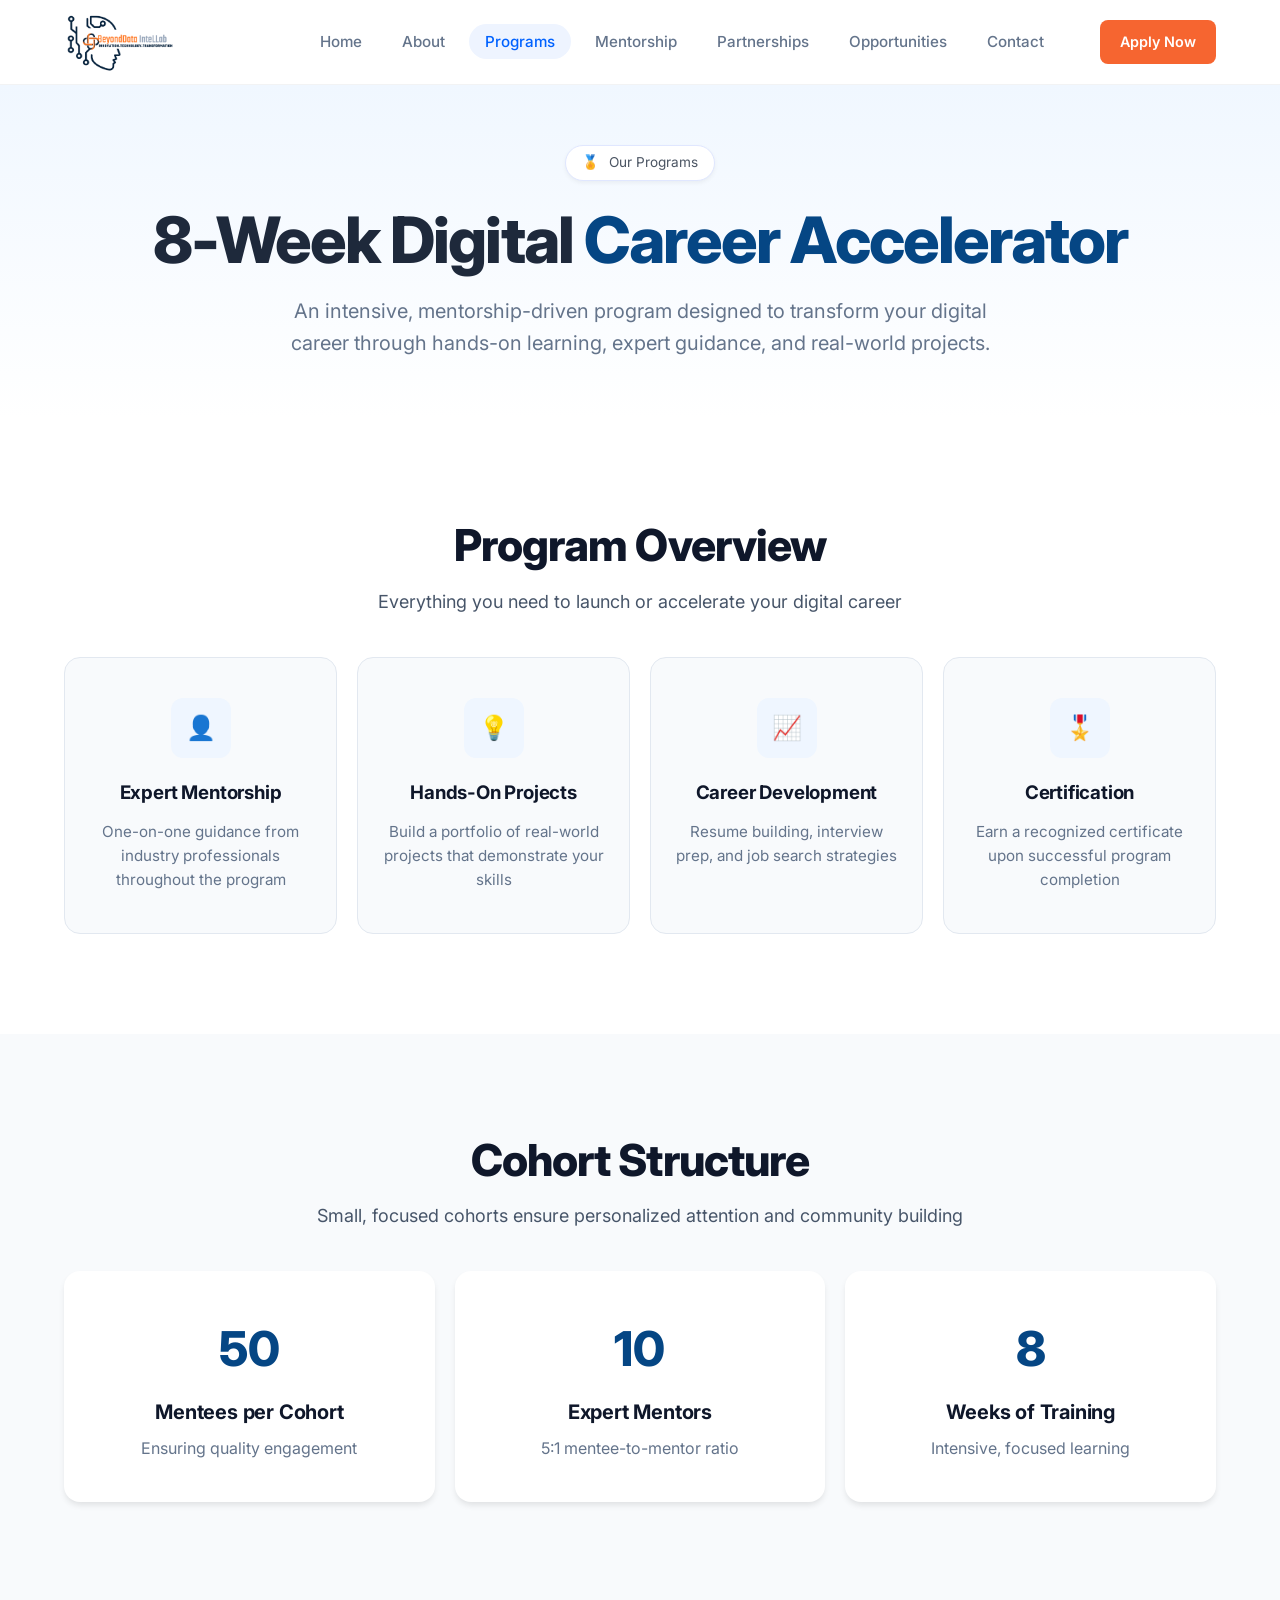
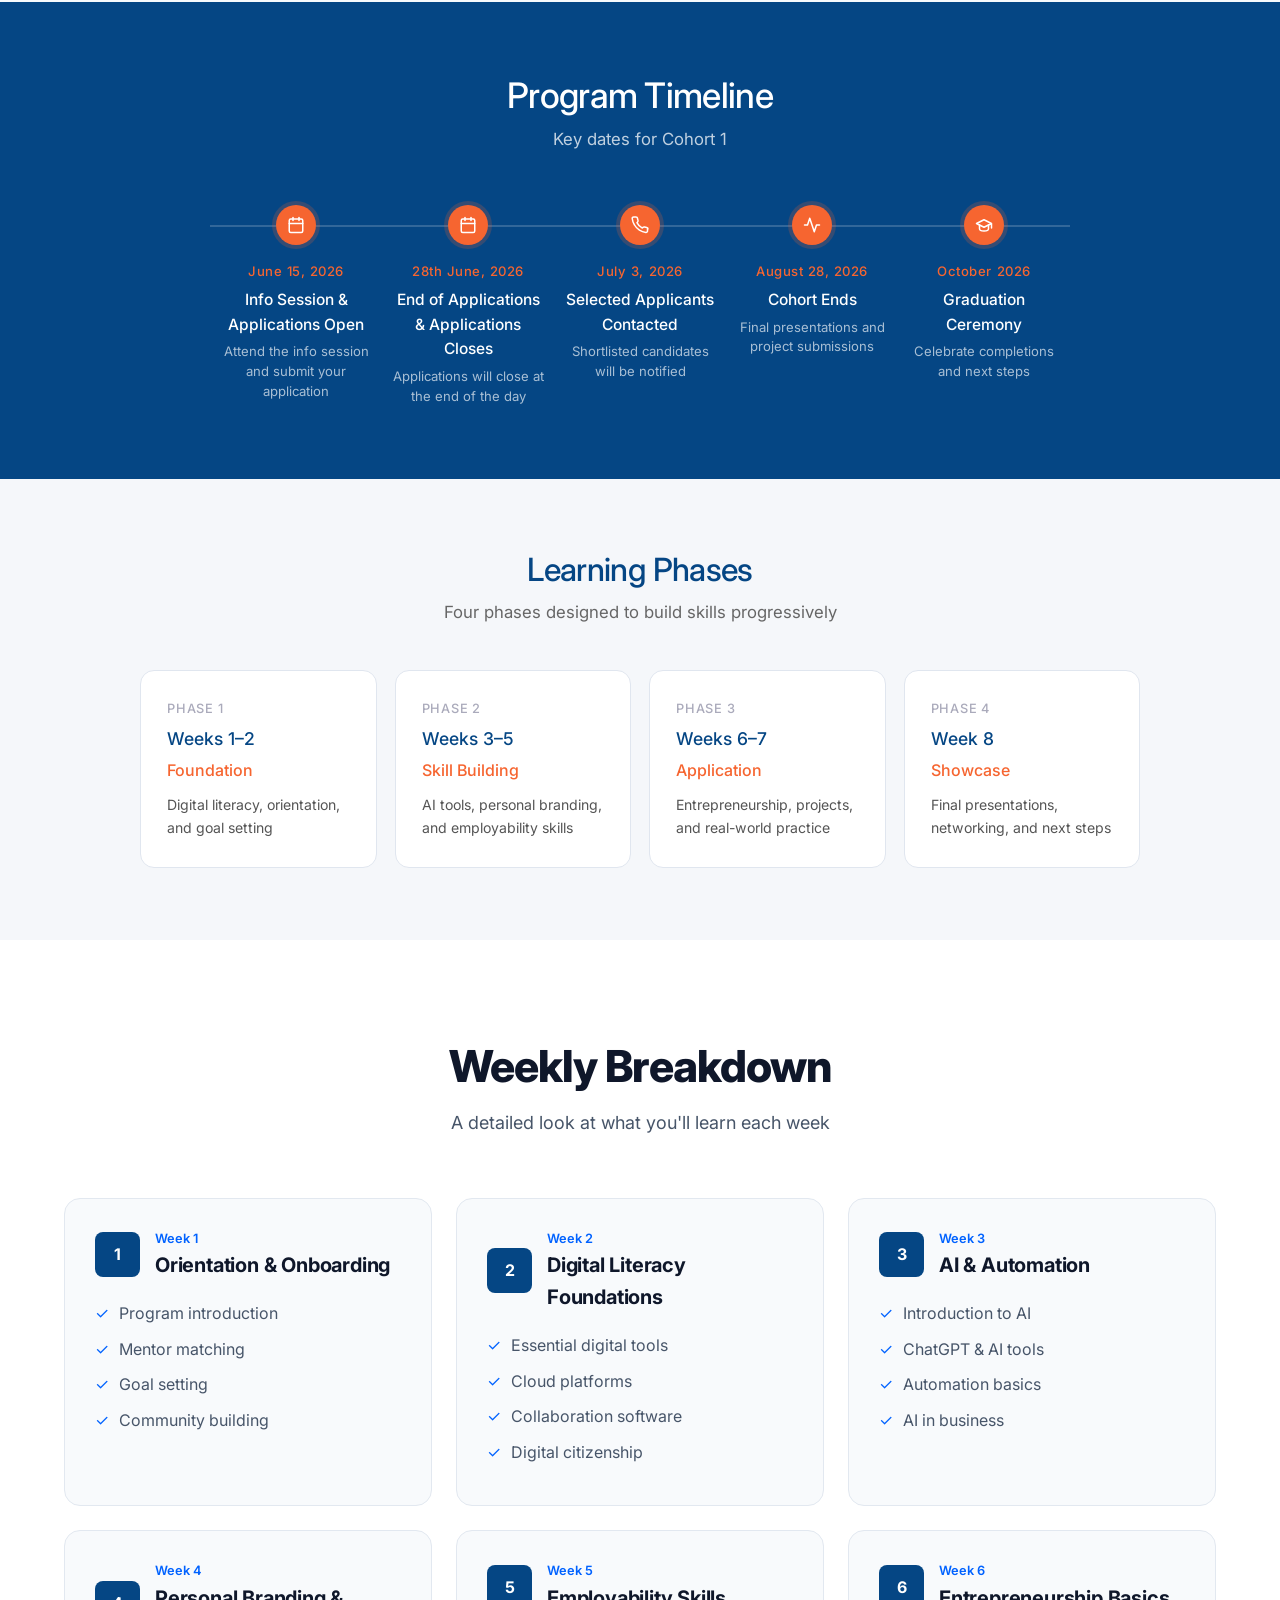
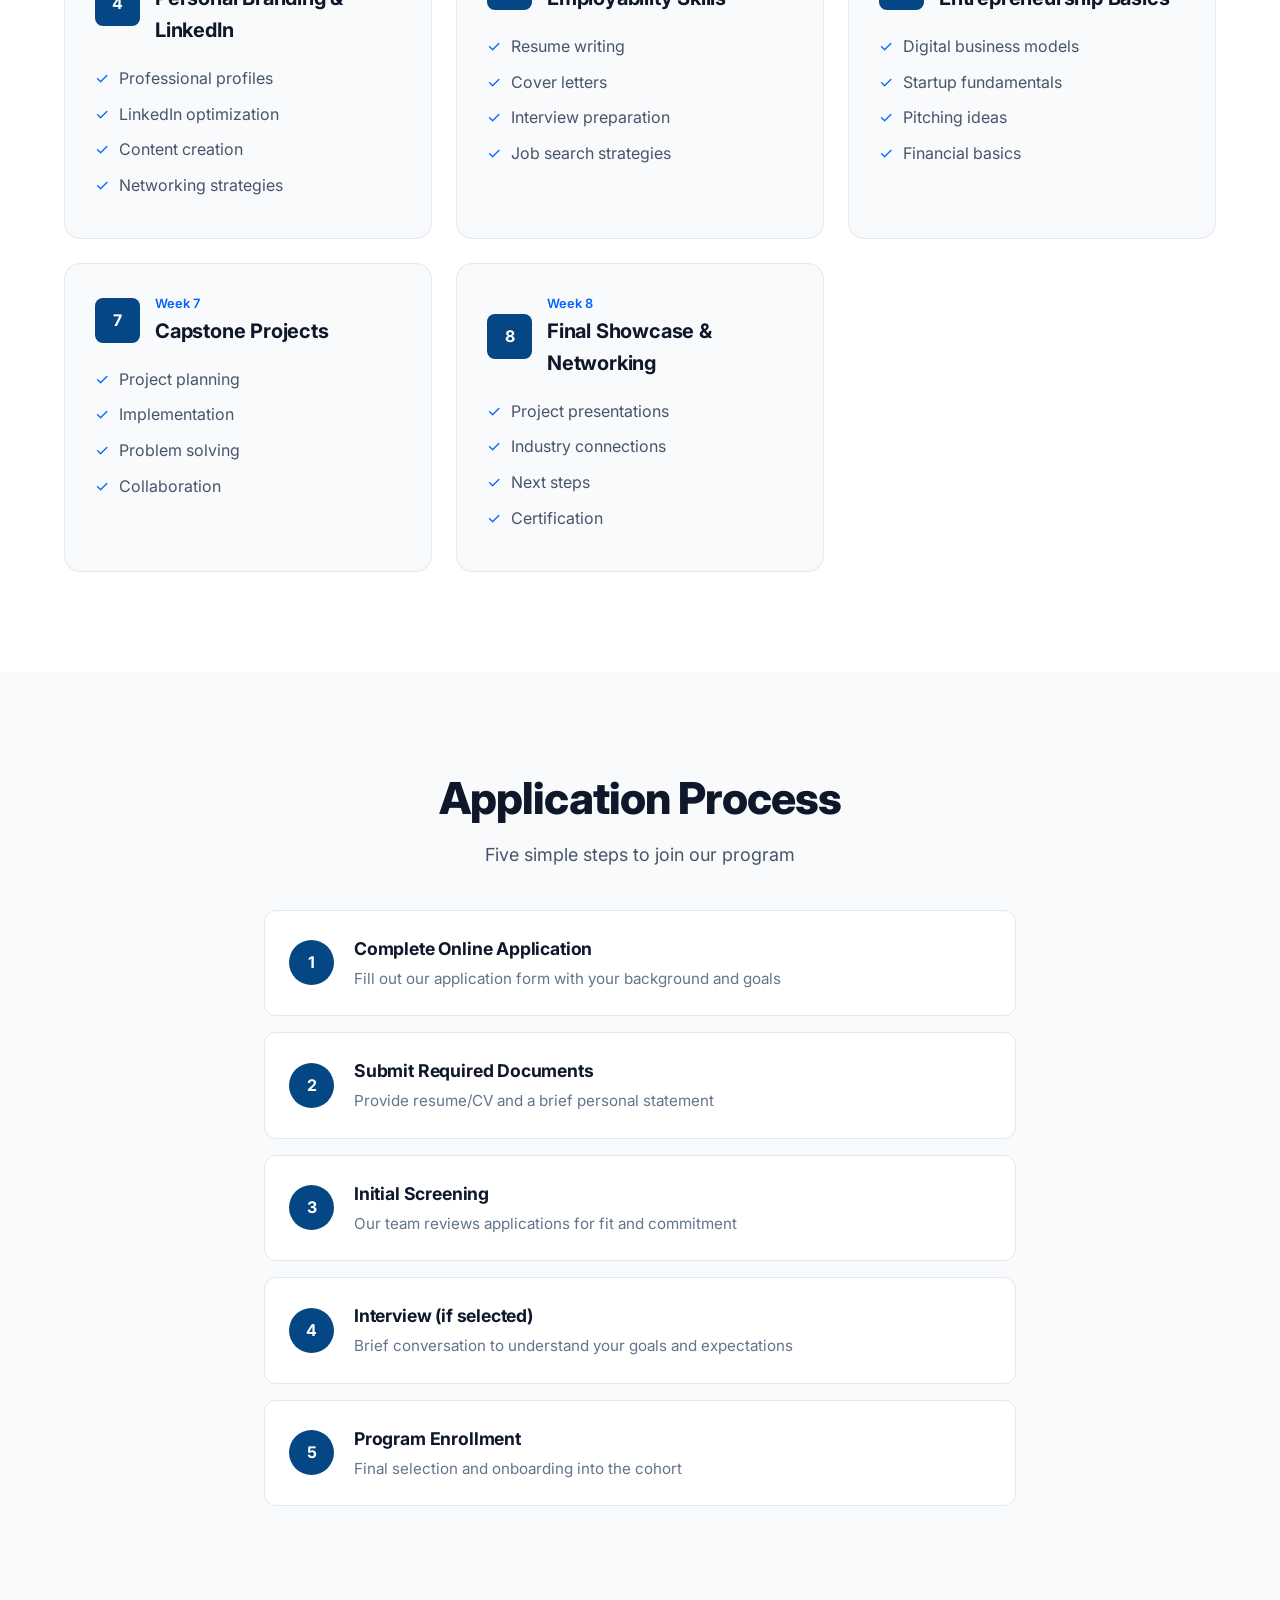
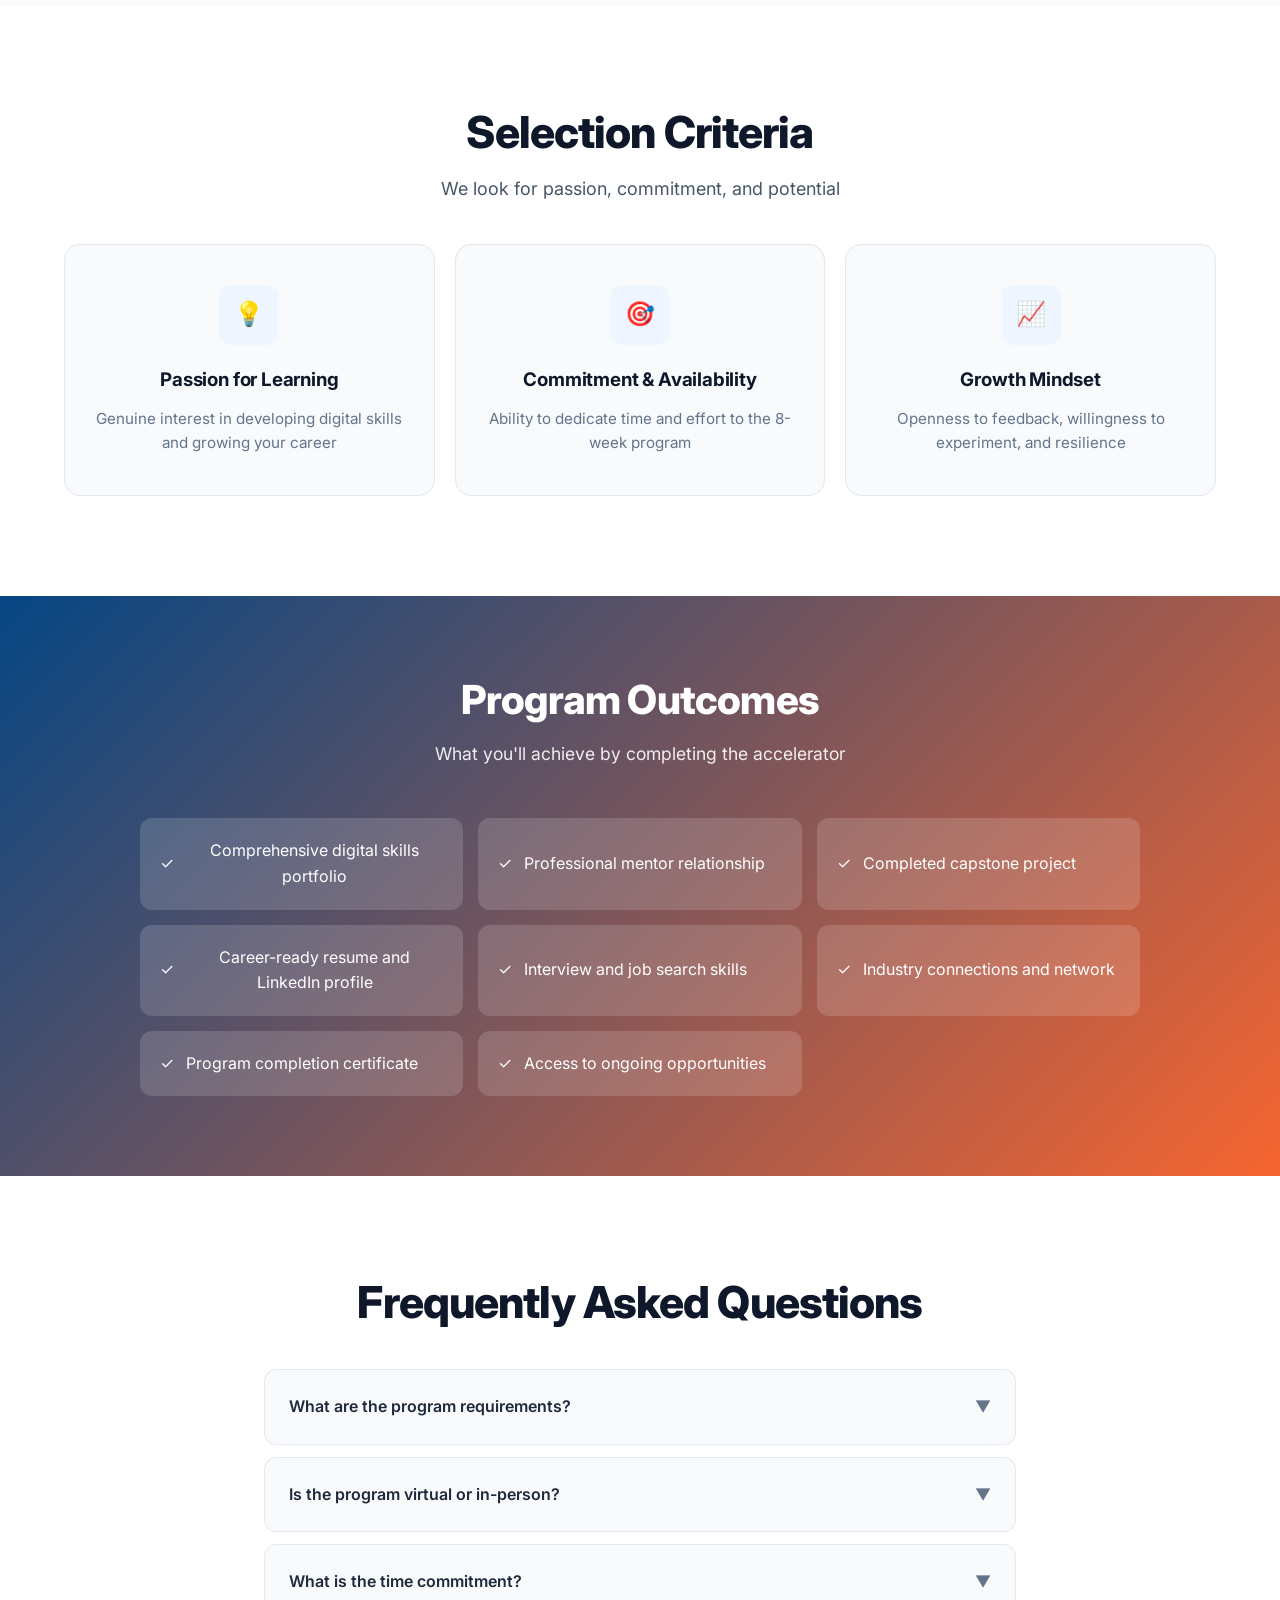
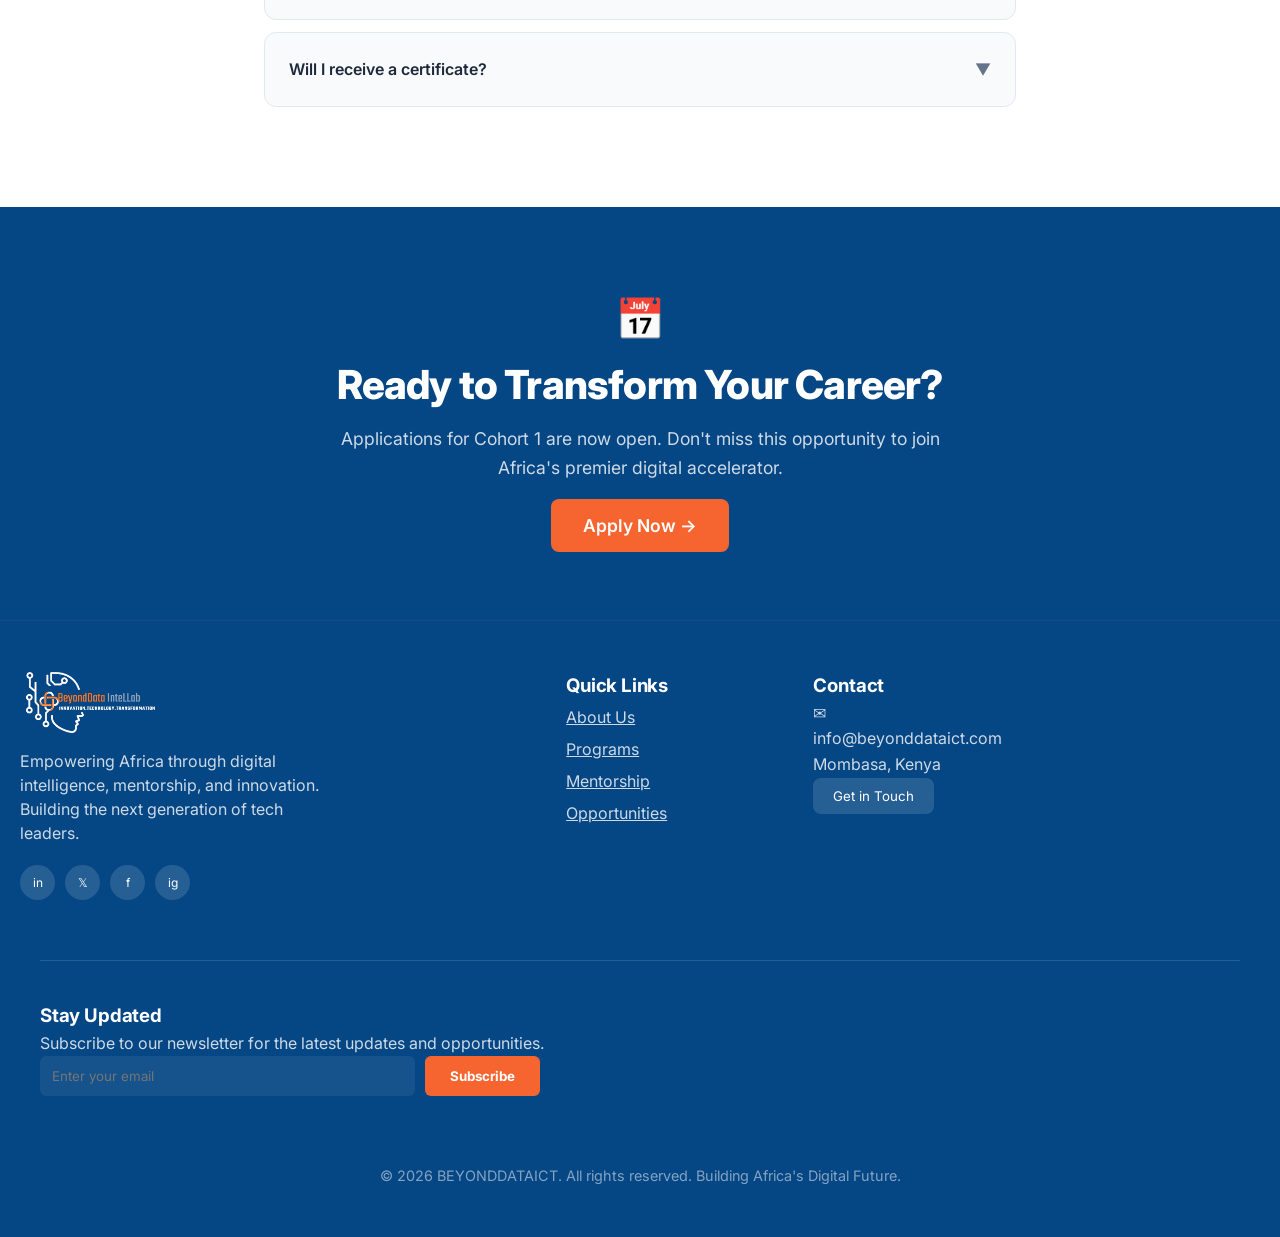
<file: programs.html>
<!DOCTYPE html>
<html lang="en">

<head>
    <meta charset="UTF-8">
    <meta name="viewport" content="width=device-width, initial-scale=1.0">
    <title>Accelerator Programs | BeyondData Intellab</title>

    <link rel="preconnect" href="https://fonts.googleapis.com">
    <link rel="preconnect" href="https://fonts.gstatic.com" crossorigin>
    <link href="https://fonts.googleapis.com/css2?family=Inter:wght@400;500;600;700;800&display=swap" rel="stylesheet">
    <link rel="stylesheet" href="styles.css">
    <style>
        *,
        *::before,
        *::after {
            box-sizing: border-box;
        }
        
        .timeline-box {
            display: flex;
            flex-direction: column;
            gap: 20px;
            margin-top: 40px;
        }
        
        .timeline-node {
            display: grid;
            grid-template-columns: 140px 1fr;
            background: var(--white);
            border: 1px solid rgba(0, 98, 255, 0.06);
            padding: 24px;
            border-radius: var(--border-radius);
            box-shadow: var(--shadow-soft);
            text-align: left;
        }
        
        .node-index {
            font-weight: 800;
            color: var(--blue-tech);
            font-size: 1.15rem;
        }
        /* Newsletter */
        
        .newsletter-row {
            display: flex;
            gap: 10px;
            max-width: 500px;
        }
        
        .newsletter-row input {
            flex: 1;
            padding: 12px;
            border-radius: 6px;
            border: none;
            background: #ffffff11;
            color: white;
            min-width: 0;
        }
        
        .newsletter-row button {
            background: linear-gradient(to right, #ff7e5f, #feb47b);
            border: none;
            padding: 12px 25px;
            border-radius: 6px;
            color: white;
            font-weight: bold;
            cursor: pointer;
            white-space: nowrap;
        }
        /* Weekly breakdown */
        
        .weekly-grid {
            display: grid;
            grid-template-columns: repeat(auto-fit, minmax(300px, 1fr));
            gap: 24px;
        }
        /* Outcomes */
        
        .outcomes-grid {
            display: grid;
            grid-template-columns: repeat(auto-fit, minmax(300px, 1fr));
            gap: 15px;
            max-width: 1000px;
            margin: 0 auto;
        }
        
        @media (max-width: 768px) {
            .weekly-grid {
                grid-template-columns: 1fr !important;
            }
            .outcomes-grid {
                grid-template-columns: 1fr !important;
            }
            .newsletter-row {
                flex-direction: column;
                max-width: 100%;
            }
            .newsletter-row input,
            .newsletter-row button {
                width: 100%;
            }
            .footer-inner {
                flex-direction: column !important;
            }
            .footer-inner>div:first-child {
                min-width: unset !important;
                max-width: 100% !important;
            }
            .phases-row {
                flex-direction: column !important;
            }
            .phases-row>div {
                min-width: unset !important;
                width: 100% !important;
            }
        }
        
        @media (max-width: 576px) {
            .timeline-node {
                grid-template-columns: 1fr;
                gap: 12px;
            }
            .outcomes-grid {
                grid-template-columns: 1fr !important;
            }
        }
        /* ===== SOCIAL ICONS ===== */
        
        .social-icons {
            display: flex;
            gap: 10px;
            margin-top: 20px;
        }
        
        .social-icon {
            width: 35px;
            height: 35px;
            background: #ffffff22;
            border-radius: 50%;
            display: flex;
            align-items: center;
            justify-content: center;
            font-size: 0.75rem;
            color: #fff;
            flex-shrink: 0;
        }
        /* ===== NEWSLETTER ===== */
        
        .newsletter-row {
            display: flex;
            gap: 10px;
            max-width: 500px;
        }
        
        .newsletter-row input {
            flex: 1;
            padding: 12px;
            border-radius: 6px;
            border: none;
            background: #ffffff11;
            color: white;
            min-width: 0;
        }
        
        .newsletter-row button {
            background: linear-gradient(to right, #ff7e5f, #feb47b);
            border: none;
            padding: 12px 25px;
            border-radius: 6px;
            color: white;
            font-weight: bold;
            cursor: pointer;
            white-space: nowrap;
        }
    </style>
    <style>
        .btn-nav-apply {
            background: linear-gradient(to right, #ff7e5f, #feb47b);
            color: #fff;
            padding: 10px 20px;
            border-radius: 8px;
            font-weight: 600;
            font-size: 0.9rem;
            white-space: nowrap;
            text-decoration: none;
            flex-shrink: 0;
        }
        
        .tl-section-inner {
            max-width: 900px;
            margin: 0 auto;
        }
        
        .tl-section-inner h2 {
            font-size: 2.2rem;
            font-weight: 500;
            color: white;
            margin: 0 0 10px;
            text-align: center;
        }
        
        .tl-sub {
            opacity: 0.75;
            font-size: 1.05rem;
            text-align: center;
            margin: 0 0 52px;
        }
        
        .tl-timeline {
            position: relative;
            max-width: 860px;
            margin: 0 auto;
        }
        
        .tl-line {
            position: absolute;
            top: 20px;
            left: 0;
            right: 0;
            height: 2px;
            background: rgba(255, 255, 255, 0.18);
            z-index: 0;
        }
        
        .tl-items {
            display: flex;
            flex-wrap: wrap;
            gap: 0;
            justify-content: space-between;
            position: relative;
            z-index: 1;
        }
        
        .tl-item {
            flex: 1;
            min-width: 160px;
            display: flex;
            flex-direction: column;
            align-items: center;
            padding: 0 8px;
        }
        
        .tl-dot {
            width: 40px;
            height: 40px;
            border-radius: 50%;
            background: #f66530;
            display: flex;
            align-items: center;
            justify-content: center;
            font-size: 1.1rem;
            flex-shrink: 0;
            margin-bottom: 16px;
            box-shadow: 0 0 0 4px rgba(246, 101, 48, 0.2);
        }
        
        .tl-dot svg {
            width: 18px;
            height: 18px;
            fill: none;
            stroke: white;
            stroke-width: 2;
            stroke-linecap: round;
            stroke-linejoin: round;
        }
        
        .tl-date {
            font-size: 0.82rem;
            font-weight: 500;
            color: #f66530;
            letter-spacing: 0.04em;
            margin-bottom: 6px;
            text-align: center;
        }
        
        .tl-label {
            font-size: 0.97rem;
            font-weight: 500;
            color: white;
            text-align: center;
            margin-bottom: 5px;
        }
        
        .tl-desc {
            font-size: 0.82rem;
            opacity: 0.65;
            text-align: center;
            line-height: 1.5;
        }
        
        .phases-section-wrap {
            background: #f5f7fa;
            padding: 72px 24px;
        }
        
        .phases-inner {
            max-width: 1000px;
            margin: 0 auto;
        }
        
        .phases-inner h2 {
            font-size: 2rem;
            font-weight: 500;
            color: #054684;
            margin: 0 0 10px;
            text-align: center;
        }
        
        .phases-inner .ph-sub {
            color: #666;
            font-size: 1.05rem;
            text-align: center;
            margin: 0 0 44px;
        }
        
        .phases-row-wrap {
            display: flex;
            flex-wrap: wrap;
            gap: 18px;
            justify-content: center;
        }
        
        .phase-card {
            background: white;
            border: 1px solid #e0e6ef;
            border-radius: 14px;
            padding: 28px 26px;
            flex: 1;
            min-width: 210px;
            max-width: 240px;
        }
        
        .phase-num {
            font-size: 0.8rem;
            font-weight: 500;
            color: #aab;
            letter-spacing: 0.06em;
            margin-bottom: 6px;
        }
        
        .phase-weeks {
            font-size: 1.1rem;
            font-weight: 500;
            color: #054684;
            margin-bottom: 5px;
        }
        
        .phase-title {
            font-size: 1rem;
            font-weight: 500;
            color: #f66530;
            margin-bottom: 10px;
        }
        
        .phase-desc {
            font-size: 0.88rem;
            color: #555;
            line-height: 1.6;
        }
        
        @media (max-width: 600px) {
            .tl-items {
                flex-direction: column;
                gap: 28px;
                align-items: flex-start;
            }
            .tl-line {
                display: none;
            }
            .tl-item {
                flex-direction: row;
                align-items: flex-start;
                gap: 16px;
                padding: 0;
            }
            .tl-dot {
                margin-bottom: 0;
                flex-shrink: 0;
            }
            .tl-item>div {
                text-align: left;
            }
            .tl-date,
            .tl-label,
            .tl-desc {
                text-align: left;
            }
            .phases-row-wrap {
                flex-direction: column;
                align-items: stretch;
            }
            .phase-card {
                max-width: none;
            }
            .btn-nav-apply {
                display: none;
            }
        }
    </style>
</head>

<body>

    <div class="menu-overlay" id="menuOverlay"></div>

    <nav class="navbar">
        <div class="container nav-container">
            <a href="#" class="logo-block">
                <div class="logo-icon">
                    <img src="Beyonddata intellab logo-Photoroom.png" alt="BeyondData Intellab Logo">
                </div>
            </a>
            <ul class="nav-links" id="navLinks">
                <li><a href="index.html">Home</a></li>
                <li><a href="about.html">About</a></li>
                <li><a href="programs.html" class="active">Programs</a></li>
                <li><a href="mentorship.html">Mentorship</a></li>
                <li><a href="partnershipform.html">Partnerships</a></li>
                <li><a href="opportunities.html">Opportunities</a></li>
                <li><a href="contact.html">Contact</a></li>
            </ul>
            <a href="application.html" class="btn-nav-apply" style="background:#f66530">Apply Now</a>
            <button class="menu-toggle" id="menuToggle" aria-label="Toggle Navigation Menu ">
                <span></span><span></span><span></span>
            </button>
        </div>
    </nav>

    <!-- INTRO SECTION -->
    <section style="padding: 60px 20px; text-align: center; background: linear-gradient(180deg, #f0f7ff 0%, #ffffff 100%); ">
        <div class="container ">
            <div style="display: inline-block; padding: 6px 16px; background: white; border: 1px solid #e0e7ff; border-radius: 50px; margin-bottom: 24px; font-size: 0.85rem; color: #4b5563; box-shadow: 0 2px 4px rgba(0,0,0,0.05); ">
                <span style="margin-right: 6px; ">🏅</span> Our Programs
            </div>
            <h1 style="font-size: clamp(2.5rem, 6vw, 4rem); font-weight: 800; color: #1e293b; margin-bottom: 20px; line-height: 1.1; ">
                8-Week Digital <span style="color: #054684; ">Career Accelerator</span>
            </h1>
            <p style="font-size: 1.25rem; color: #64748b; max-width: 700px; margin: 0 auto; line-height: 1.6; ">
                An intensive, mentorship-driven program designed to transform your digital career through hands-on learning, expert guidance, and real-world projects.
            </p>
        </div>
    </section>

    <section class="section-padding " style="background-color: #ffffff; ">
        <div class="container " style="text-align: center; ">
            <h2 class="section-title ">Program Overview</h2>
            <p class="section-subtitle " style="margin-bottom: 40px; ">Everything you need to launch or accelerate your digital career</p>
            <div style="display: grid; grid-template-columns: repeat(auto-fit, minmax(220px, 1fr)); gap: 20px; ">
                <div style="background: #f8fafc; padding: 40px 20px; border-radius: 16px; border: 1px solid #e2e8f0; ">
                    <div style="background: #eff6ff; color: #054684; width: 60px; height: 60px; border-radius: 12px; display: flex; align-items: center; justify-content: center; margin: 0 auto 20px; font-size: 1.5rem; ">👤</div>
                    <h3 style="margin-bottom: 12px; ">Expert Mentorship</h3>
                    <p style="color: #64748b; font-size: 0.95rem; ">One-on-one guidance from industry professionals throughout the program</p>
                </div>
                <div style="background: #f8fafc; padding: 40px 20px; border-radius: 16px; border: 1px solid #e2e8f0; ">
                    <div style="background: #eff6ff; color: #054684; width: 60px; height: 60px; border-radius: 12px; display: flex; align-items: center; justify-content: center; margin: 0 auto 20px; font-size: 1.5rem; ">💡</div>
                    <h3 style="margin-bottom: 12px; ">Hands-On Projects</h3>
                    <p style="color: #64748b; font-size: 0.95rem; ">Build a portfolio of real-world projects that demonstrate your skills</p>
                </div>
                <div style="background: #f8fafc; padding: 40px 20px; border-radius: 16px; border: 1px solid #e2e8f0; ">
                    <div style="background: #eff6ff; color: #054684; width: 60px; height: 60px; border-radius: 12px; display: flex; align-items: center; justify-content: center; margin: 0 auto 20px; font-size: 1.5rem; ">📈</div>
                    <h3 style="margin-bottom: 12px; ">Career Development</h3>
                    <p style="color: #64748b; font-size: 0.95rem; ">Resume building, interview prep, and job search strategies</p>
                </div>
                <div style="background: #f8fafc; padding: 40px 20px; border-radius: 16px; border: 1px solid #e2e8f0; ">
                    <div style="background: #eff6ff; color: #054684; width: 60px; height: 60px; border-radius: 12px; display: flex; align-items: center; justify-content: center; margin: 0 auto 20px; font-size: 1.5rem; ">🎖️</div>
                    <h3 style="margin-bottom: 12px; ">Certification</h3>
                    <p style="color: #64748b; font-size: 0.95rem; ">Earn a recognized certificate upon successful program completion</p>
                </div>
            </div>
        </div>
    </section>

    <section class="section-padding " style="background-color: #f8fafc; ">
        <div class="container " style="text-align: center; ">
            <h2 class="section-title ">Cohort Structure</h2>
            <p class="section-subtitle " style="margin-bottom: 40px; ">Small, focused cohorts ensure personalized attention and community building</p>
            <div style="display: grid; grid-template-columns: repeat(auto-fit, minmax(220px, 1fr)); gap: 20px; ">
                <div style="background: white; padding: 40px 20px; border-radius: 16px; box-shadow: 0 4px 6px -1px rgba(0,0,0,0.1); ">
                    <div style="font-size: 3rem; font-weight: 800; color: #054684; margin-bottom: 8px; ">50</div>
                    <h3 style="margin-bottom: 8px; font-size: 1.25rem; ">Mentees per Cohort</h3>
                    <p style="color: #64748b; ">Ensuring quality engagement</p>
                </div>
                <div style="background: white; padding: 40px 20px; border-radius: 16px; box-shadow: 0 4px 6px -1px rgba(0,0,0,0.1); ">
                    <div style="font-size: 3rem; font-weight: 800; color: #054684; margin-bottom: 8px; ">10</div>
                    <h3 style="margin-bottom: 8px; font-size: 1.25rem; ">Expert Mentors</h3>
                    <p style="color: #64748b; ">5:1 mentee-to-mentor ratio</p>
                </div>
                <div style="background: white; padding: 40px 20px; border-radius: 16px; box-shadow: 0 4px 6px -1px rgba(0,0,0,0.1); ">
                    <div style="font-size: 3rem; font-weight: 800; color: #054684; margin-bottom: 8px; ">8</div>
                    <h3 style="margin-bottom: 8px; font-size: 1.25rem; ">Weeks of Training</h3>
                    <p style="color: #64748b; ">Intensive, focused learning</p>
                </div>
            </div>
        </div>
    </section>

    <section style="background-color: #054684; padding: 72px 24px; color: white; ">


        <!-- SECTION 1: PROGRAM TIMELINE -->
        <div class="tl-section-inner ">
            <h2>Program Timeline</h2>
            <p class="tl-sub ">Key dates for Cohort 1</p>
            <div class="tl-timeline ">
                <div class="tl-line "></div>
                <div class="tl-items ">

                    <div class="tl-item ">
                        <div class="tl-dot ">
                            <svg viewBox="0 0 24 24 "><rect x="3 " y="4 " width="18 " height="18 " rx="2 "/><line x1="16 " y1="2 " x2="16 " y2="6 "/><line x1="8 " y1="2 " x2="8 " y2="6 "/><line x1="3 " y1="10 " x2="21 " y2="10 "/></svg>
                        </div>
                        <div>
                            <div class="tl-date ">June 15, 2026</div>
                            <div class="tl-label ">Info Session &amp; Applications Open</div>
                            <div class="tl-desc ">Attend the info session and submit your application</div>
                        </div>
                    </div>
                    <div class="tl-item ">
                        <div class="tl-dot ">
                            <svg viewBox="0 0 24 24 "><rect x="3 " y="4 " width="18 " height="18 " rx="2 "/><line x1="16 " y1="2 " x2="16 " y2="6 "/><line x1="8 " y1="2 " x2="8 " y2="6 "/><line x1="3 " y1="10 " x2="21 " y2="10 "/></svg>
                        </div>
                        <div>
                            <div class="tl-date ">28th June, 2026</div>
                            <div class="tl-label ">End of Applications &amp; Applications Closes</div>
                            <div class="tl-desc ">Applications will close at the end of the day</div>
                        </div>
                    </div>

                    <div class="tl-item ">
                        <div class="tl-dot ">
                            <svg viewBox="0 0 24 24 "><path d="M22 16.92v3a2 2 0 0 1-2.18 2 19.8 19.8 0 0 1-8.63-3.07A19.5 19.5 0 0 1 4.69 12a19.8 19.8 0 0 1-3.07-8.67A2 2 0 0 1 3.6 1.18h3a2 2 0 0 1 2 1.72c.13.96.36 1.9.7 2.81a2 2 0 0 1-.45 2.11L7.91
                8.91A16 16 0 0 0 15.1 16.1l.91-.9a2 2 0 0 1 2.11-.45c.9.34 1.85.57 2.81.7a2 2 0 0 1 1.72 2.02z "/></svg>
                        </div>
                        <div>
                            <div class="tl-date ">July 3, 2026</div>
                            <div class="tl-label ">Selected Applicants Contacted</div>
                            <div class="tl-desc ">Shortlisted candidates will be notified</div>
                        </div>
                    </div>

                    <div class="tl-item ">
                        <div class="tl-dot ">
                            <svg viewBox="0 0 24 24 "><polyline points="22 12 18 12 15 21 9 3 6 12 2 12 "/></svg>
                        </div>
                        <div>
                            <div class="tl-date ">August 28, 2026</div>
                            <div class="tl-label ">Cohort Ends</div>
                            <div class="tl-desc ">Final presentations and project submissions</div>
                        </div>
                    </div>

                    <div class="tl-item ">
                        <div class="tl-dot ">
                            <svg viewBox="0 0 24 24 "><path d="M22 10v6M2 10l10-5 10 5-10 5-10-5z "/><path d="M6 12v5c0 2 2 3 6 3s6-1 6-3v-5 "/></svg>
                        </div>
                        <div>
                            <div class="tl-date ">October 2026</div>
                            <div class="tl-label ">Graduation Ceremony</div>
                            <div class="tl-desc ">Celebrate completions and next steps</div>
                        </div>
                    </div>

                </div>
            </div>
        </div>
    </section>

    <!-- SECTION 2: LEARNING PHASES -->
    <section class="phases-section-wrap ">
        <div class="phases-inner ">
            <h2>Learning Phases</h2>
            <p class="ph-sub ">Four phases designed to build skills progressively</p>
            <div class="phases-row-wrap ">

                <div class="phase-card ">
                    <div class="phase-num ">PHASE 1</div>
                    <div class="phase-weeks ">Weeks 1–2</div>
                    <div class="phase-title ">Foundation</div>
                    <div class="phase-desc ">Digital literacy, orientation, and goal setting</div>
                </div>

                <div class="phase-card ">
                    <div class="phase-num ">PHASE 2</div>
                    <div class="phase-weeks ">Weeks 3–5</div>
                    <div class="phase-title ">Skill Building</div>
                    <div class="phase-desc ">AI tools, personal branding, and employability skills</div>
                </div>

                <div class="phase-card ">
                    <div class="phase-num ">PHASE 3</div>
                    <div class="phase-weeks ">Weeks 6–7</div>
                    <div class="phase-title ">Application</div>
                    <div class="phase-desc ">Entrepreneurship, projects, and real-world practice</div>
                </div>

                <div class="phase-card ">
                    <div class="phase-num ">PHASE 4</div>
                    <div class="phase-weeks ">Week 8</div>
                    <div class="phase-title ">Showcase</div>
                    <div class="phase-desc ">Final presentations, networking, and next steps</div>
                </div>

            </div>
        </div>
    </section>

    <section class="section-padding " style="background-color: #ffffff; ">
        <div class="container ">
            <div style="text-align: center; margin-bottom: 40px; ">
                <h2 class="section-title ">Weekly Breakdown</h2>
                <p class="section-subtitle ">A detailed look at what you'll learn each week</p>
            </div>
            <div class="weekly-grid ">
                <script>
                    const weeks = [{
                        week: "1 ",
                        title: "Orientation & Onboarding ",
                        items: ["Program introduction ", "Mentor matching ", "Goal setting ", "Community building "]
                    }, {
                        week: "2 ",
                        title: "Digital Literacy Foundations ",
                        items: ["Essential digital tools ", "Cloud platforms ", "Collaboration software ", "Digital citizenship "]
                    }, {
                        week: "3 ",
                        title: "AI & Automation ",
                        items: ["Introduction to AI ", "ChatGPT & AI tools ", "Automation basics ", "AI in business "]
                    }, {
                        week: "4 ",
                        title: "Personal Branding & LinkedIn ",
                        items: ["Professional profiles ", "LinkedIn optimization ", "Content creation ", "Networking strategies "]
                    }, {
                        week: "5 ",
                        title: "Employability Skills ",
                        items: ["Resume writing ", "Cover letters ", "Interview preparation ", "Job search strategies "]
                    }, {
                        week: "6 ",
                        title: "Entrepreneurship Basics ",
                        items: ["Digital business models ", "Startup fundamentals ", "Pitching ideas ", "Financial basics "]
                    }, {
                        week: "7 ",
                        title: "Capstone Projects ",
                        items: ["Project planning ", "Implementation ", "Problem solving ", "Collaboration "]
                    }, {
                        week: "8 ",
                        title: "Final Showcase & Networking ",
                        items: ["Project presentations ", "Industry connections ", "Next steps ", "Certification "]
                    }];

                    weeks.forEach(w => {
                                document.write(`
                            <div style="background: #f8fafc; padding: 30px; border-radius: 16px; border: 1px solid #e2e8f0; ">
                                <div style="display: flex; align-items: center; gap: 15px; margin-bottom: 20px; ">
                                    <div style="background: #054684; color: white; width: 45px; height: 45px; border-radius: 8px; display: flex; align-items: center; justify-content: center; font-weight: 700; flex-shrink: 0; ">${w.week}</div>
                                    <div>
                                        <div style="font-size: 0.8rem; font-weight: 600; color: #0062ff; ">Week ${w.week}</div>
                                        <h3 style="margin: 0; font-size: 1.25rem; ">${w.title}</h3>
                                    </div>
                                </div>
                                <ul style="list-style: none; padding: 0; margin: 0; ">
                                    ${w.items.map(item => `<li style="margin-bottom: 10px; display: flex; align-items: center; color: #475569; "><span style="color: #0062ff; margin-right: 10px; ">&#10003;</span> ${item}</li>`).join('')}
                                </ul>
                            </div>
                        `);
                    });
                </script>
            </div>
        </div>
    </section>

    <section class="section-padding " style="background-color: #f8fafc; ">
        <div class="container " style="max-width: 800px; text-align: center; ">
            <h2 class="section-title ">Application Process</h2>
            <p class="section-subtitle " style="margin-bottom: 40px; ">Five simple steps to join our program</p>
            <div style="display: flex; flex-direction: column; gap: 16px; text-align: left; ">
                <div style="display: flex; align-items: center; gap: 20px; background: white; padding: 24px; border-radius: 12px; border: 1px solid #e2e8f0; ">
                    <div style="background: #054684; color: white; min-width: 45px; height: 45px; border-radius: 50%; display: flex; align-items: center; justify-content: center; font-weight: 700; flex-shrink: 0; ">1</div>
                    <div>
                        <h3 style="margin: 0 0 4px 0; font-size: 1.1rem; ">Complete Online Application</h3>
                        <p style="margin: 0; color: #64748b; font-size: 0.95rem; ">Fill out our application form with your background and goals</p>
                    </div>
                </div>
                <div style="display: flex; align-items: center; gap: 20px; background: white; padding: 24px; border-radius: 12px; border: 1px solid #e2e8f0; ">
                    <div style="background: #054684; color: white; min-width: 45px; height: 45px; border-radius: 50%; display: flex; align-items: center; justify-content: center; font-weight: 700; flex-shrink: 0; ">2</div>
                    <div>
                        <h3 style="margin: 0 0 4px 0; font-size: 1.1rem; ">Submit Required Documents</h3>
                        <p style="margin: 0; color: #64748b; font-size: 0.95rem; ">Provide resume/CV and a brief personal statement</p>
                    </div>
                </div>
                <div style="display: flex; align-items: center; gap: 20px; background: white; padding: 24px; border-radius: 12px; border: 1px solid #e2e8f0; ">
                    <div style="background: #054684; color: white; min-width: 45px; height: 45px; border-radius: 50%; display: flex; align-items: center; justify-content: center; font-weight: 700; flex-shrink: 0; ">3</div>
                    <div>
                        <h3 style="margin: 0 0 4px 0; font-size: 1.1rem; ">Initial Screening</h3>
                        <p style="margin: 0; color: #64748b; font-size: 0.95rem; ">Our team reviews applications for fit and commitment</p>
                    </div>
                </div>
                <div style="display: flex; align-items: center; gap: 20px; background: white; padding: 24px; border-radius: 12px; border: 1px solid #e2e8f0; ">
                    <div style="background: #054684; color: white; min-width: 45px; height: 45px; border-radius: 50%; display: flex; align-items: center; justify-content: center; font-weight: 700; flex-shrink: 0; ">4</div>
                    <div>
                        <h3 style="margin: 0 0 4px 0; font-size: 1.1rem; ">Interview (if selected)</h3>
                        <p style="margin: 0; color: #64748b; font-size: 0.95rem; ">Brief conversation to understand your goals and expectations</p>
                    </div>
                </div>
                <div style="display: flex; align-items: center; gap: 20px; background: white; padding: 24px; border-radius: 12px; border: 1px solid #e2e8f0; ">
                    <div style="background: #054684; color: white; min-width: 45px; height: 45px; border-radius: 50%; display: flex; align-items: center; justify-content: center; font-weight: 700; flex-shrink: 0; ">5</div>
                    <div>
                        <h3 style="margin: 0 0 4px 0; font-size: 1.1rem; ">Program Enrollment</h3>
                        <p style="margin: 0; color: #64748b; font-size: 0.95rem; ">Final selection and onboarding into the cohort</p>
                    </div>
                </div>
            </div>
        </div>
    </section>

    <section class="section-padding " style="background-color: #ffffff; ">
        <div class="container " style="text-align: center; ">
            <h2 class="section-title ">Selection Criteria</h2>
            <p class="section-subtitle " style="margin-bottom: 40px; ">We look for passion, commitment, and potential</p>
            <div style="display: grid; grid-template-columns: repeat(auto-fit, minmax(260px, 1fr)); gap: 20px; ">
                <div style="background: #f8fafc; padding: 40px 20px; border-radius: 16px; border: 1px solid #e2e8f0; ">
                    <div style="background: #eff6ff; color: #054684; width: 60px; height: 60px; border-radius: 12px; display: flex; align-items: center; justify-content: center; margin: 0 auto 20px; font-size: 1.5rem; ">💡</div>
                    <h3 style="margin-bottom: 12px; ">Passion for Learning</h3>
                    <p style="color: #64748b; font-size: 0.95rem; ">Genuine interest in developing digital skills and growing your career</p>
                </div>
                <div style="background: #f8fafc; padding: 40px 20px; border-radius: 16px; border: 1px solid #e2e8f0; ">
                    <div style="background: #eff6ff; color: #054684; width: 60px; height: 60px; border-radius: 12px; display: flex; align-items: center; justify-content: center; margin: 0 auto 20px; font-size: 1.5rem; ">🎯</div>
                    <h3 style="margin-bottom: 12px; ">Commitment & Availability</h3>
                    <p style="color: #64748b; font-size: 0.95rem; ">Ability to dedicate time and effort to the 8-week program</p>
                </div>
                <div style="background: #f8fafc; padding: 40px 20px; border-radius: 16px; border: 1px solid #e2e8f0; ">
                    <div style="background: #eff6ff; color: #054684; width: 60px; height: 60px; border-radius: 12px; display: flex; align-items: center; justify-content: center; margin: 0 auto 20px; font-size: 1.5rem; ">📈</div>
                    <h3 style="margin-bottom: 12px; ">Growth Mindset</h3>
                    <p style="color: #64748b; font-size: 0.95rem; ">Openness to feedback, willingness to experiment, and resilience</p>
                </div>
            </div>
        </div>
    </section>

    <section style="padding: 80px 20px; background: linear-gradient(135deg, #054684 0%, #f66530 100%); color: white; text-align: center; ">
        <div class="container ">
            <h2 style="font-size: 2.5rem; margin-bottom: 16px;color: white; ">Program Outcomes</h2>
            <p style="opacity: 0.9; margin-bottom: 50px; font-size: 1.1rem; ">What you'll achieve by completing the accelerator</p>
            <div class="outcomes-grid ">
                <div style="background: rgba(255,255,255,0.15); padding: 20px; border-radius: 12px; display: flex; align-items: center; gap: 12px; "><span>✓</span> Comprehensive digital skills portfolio</div>
                <div style="background: rgba(255,255,255,0.15); padding: 20px; border-radius: 12px; display: flex; align-items: center; gap: 12px; "><span>✓</span> Professional mentor relationship</div>
                <div style="background: rgba(255,255,255,0.15); padding: 20px; border-radius: 12px; display: flex; align-items: center; gap: 12px; "><span>✓</span> Completed capstone project</div>
                <div style="background: rgba(255,255,255,0.15); padding: 20px; border-radius: 12px; display: flex; align-items: center; gap: 12px; "><span>✓</span> Career-ready resume and LinkedIn profile</div>
                <div style="background: rgba(255,255,255,0.15); padding: 20px; border-radius: 12px; display: flex; align-items: center; gap: 12px; "><span>✓</span> Interview and job search skills</div>
                <div style="background: rgba(255,255,255,0.15); padding: 20px; border-radius: 12px; display: flex; align-items: center; gap: 12px; "><span>✓</span> Industry connections and network</div>
                <div style="background: rgba(255,255,255,0.15); padding: 20px; border-radius: 12px; display: flex; align-items: center; gap: 12px; "><span>✓</span> Program completion certificate</div>
                <div style="background: rgba(255,255,255,0.15); padding: 20px; border-radius: 12px; display: flex; align-items: center; gap: 12px; "><span>✓</span> Access to ongoing opportunities</div>
            </div>
        </div>
    </section>

    <section class="section-padding " style="background-color: #ffffff; ">
        <div class="container " style="max-width: 800px; ">
            <h2 class="section-title " style="text-align: center; ">Frequently Asked Questions</h2>
            <div style="display: flex; flex-direction: column; gap: 12px; margin-top: 40px; ">
                <div style="background: #f8fafc; padding: 24px; border-radius: 12px; border: 1px solid #e2e8f0; cursor: pointer; display: flex; justify-content: space-between; align-items: center; ">
                    <span style="font-weight: 600; color: #1e293b; ">What are the program requirements?</span>
                    <span style="color: #64748b; flex-shrink: 0; margin-left: 12px; ">▼</span>
                </div>
                <div style="background: #f8fafc; padding: 24px; border-radius: 12px; border: 1px solid #e2e8f0; cursor: pointer; display: flex; justify-content: space-between; align-items: center; ">
                    <span style="font-weight: 600; color: #1e293b; ">Is the program virtual or in-person?</span>
                    <span style="color: #64748b; flex-shrink: 0; margin-left: 12px; ">▼</span>
                </div>
                <div style="background: #f8fafc; padding: 24px; border-radius: 12px; border: 1px solid #e2e8f0; cursor: pointer; display: flex; justify-content: space-between; align-items: center; ">
                    <span style="font-weight: 600; color: #1e293b; ">What is the time commitment?</span>
                    <span style="color: #64748b; flex-shrink: 0; margin-left: 12px; ">▼</span>
                </div>
                <div style="background: #f8fafc; padding: 24px; border-radius: 12px; border: 1px solid #e2e8f0; cursor: pointer; display: flex; justify-content: space-between; align-items: center; ">
                    <span style="font-weight: 600; color: #1e293b; ">Will I receive a certificate?</span>
                    <span style="color: #64748b; flex-shrink: 0; margin-left: 12px; ">▼</span>
                </div>
            </div>
        </div>
    </section>

    <section style="background-color: #054684; padding: 80px 20px; color: white; text-align: center; ">
        <div class="container ">
            <div style="font-size: 2.5rem; margin-bottom: 10px; ">📅</div>
            <h2 style="font-size: clamp(1.8rem, 4vw, 2.5rem); margin-bottom: 16px; color:white ">Ready to Transform Your Career?</h2>
            <p style="opacity: 0.8; max-width: 600px; margin: 0 auto 30px; font-size: 1.1rem; ">
                Applications for Cohort 1 are now open. Don't miss this opportunity to join Africa's premier digital accelerator.
            </p>
            <a href="application.html " class="btn-nav-apply " style="padding: 16px 32px; font-size: 1.1rem; background: #f66530; color: white; text-decoration: none; ">Apply Now →</a>
        </div>
    </section>

    <!-- FOOTER -->
    <footer style="background-color: #054684; color: white; padding: 50px 20px; font-family: sans-serif; ">
        <div class="footer-grid ">
            <div style="flex: 1; min-width: 260px; max-width: 320px; ">
                <div style="display: flex; align-items: center; gap: 10px; margin-bottom: 15px; ">
                    <div class="logo-icon ">
                        <img src="25-Photoroom.png " alt="BeyondData Intellab Logo ">
                    </div>
                </div>
                <p style="opacity: 0.8; max-width: 300px; line-height: 1.5; ">Empowering Africa through digital intelligence, mentorship, and innovation. Building the next generation of tech leaders.</p>
                <div class="social-icons ">
                    <div class="social-icon ">in</div>
                    <div class="social-icon ">𝕏</div>
                    <div class="social-icon ">f</div>
                    <div class="social-icon ">ig</div>
                </div>
            </div>
            <div>
                <h3 style="margin-top: 0; color: white; ">Quick Links</h3>
                <ul style="list-style: none; padding: 0; opacity: 0.8; line-height: 2; ">
                    <li><a href="about.html " style="color: white; text-decoration: underline; ">About Us</a></li>
                    <li><a href="programs.html " style="color: white; text-decoration: underline; ">Programs</a></li>
                    <li><a href="mentorship.html " style="color: white; text-decoration: underline; ">Mentorship</a></li>
                    <li><a href="opportunities.html " style="color: white; text-decoration: underline; ">Opportunities</a></li>
                </ul>
            </div>
            <div>
                <h3 style="margin-top: 0; color: white; ">Contact</h3>
                <p style="opacity: 0.8; ">✉ info@beyonddataict.com
                </p>
                <p style="opacity: 0.8; ">Mombasa, Kenya</p>
                <button style="background: #ffffff22; color: white; border: none; padding: 10px 20px; border-radius: 8px; cursor: pointer; ">Get in Touch</button>
            </div>
        </div>

        <div style="max-width: 1200px; margin: 40px auto 0; border-top: 1px solid #ffffff22; padding-top: 40px; ">
            <h3 style="margin-top: 0; color: white; ">Stay Updated</h3>
            <p style="opacity: 0.8; ">Subscribe to our newsletter for the latest updates and opportunities.</p>
            <div class="newsletter-row ">
                <input type="email " id="newsletter-email " placeholder="Enter your email ">
                <button style="background:#f66530 " id="newsletter-btn " onclick="subscribeNewsletter() ">Subscribe</button>
            </div>
            <p id="newsletter-msg " style="margin-top: 10px; font-size: 14px; min-height: 18px; "></p>
        </div>

        <div style="text-align: center; margin-top: 40px; opacity: 0.5; font-size: 0.9rem; ">
            &copy; 2026 BEYONDDATAICT. All rights reserved. Building Africa's Digital Future.
        </div>
    </footer>

    <script src="script.js"></script>
    <script>
        const menuToggle = document.getElementById('menuToggle');
        const navLinks = document.getElementById('navLinks');
        const menuOverlay = document.getElementById('menuOverlay');

        function toggleMenu() {
            menuToggle.classList.toggle('active');
            navLinks.classList.toggle('active');
            menuOverlay.classList.toggle('active');
        }

        menuToggle.addEventListener('click', toggleMenu);
        menuOverlay.addEventListener('click', toggleMenu);
    </script>
</body>

</html>
</file>
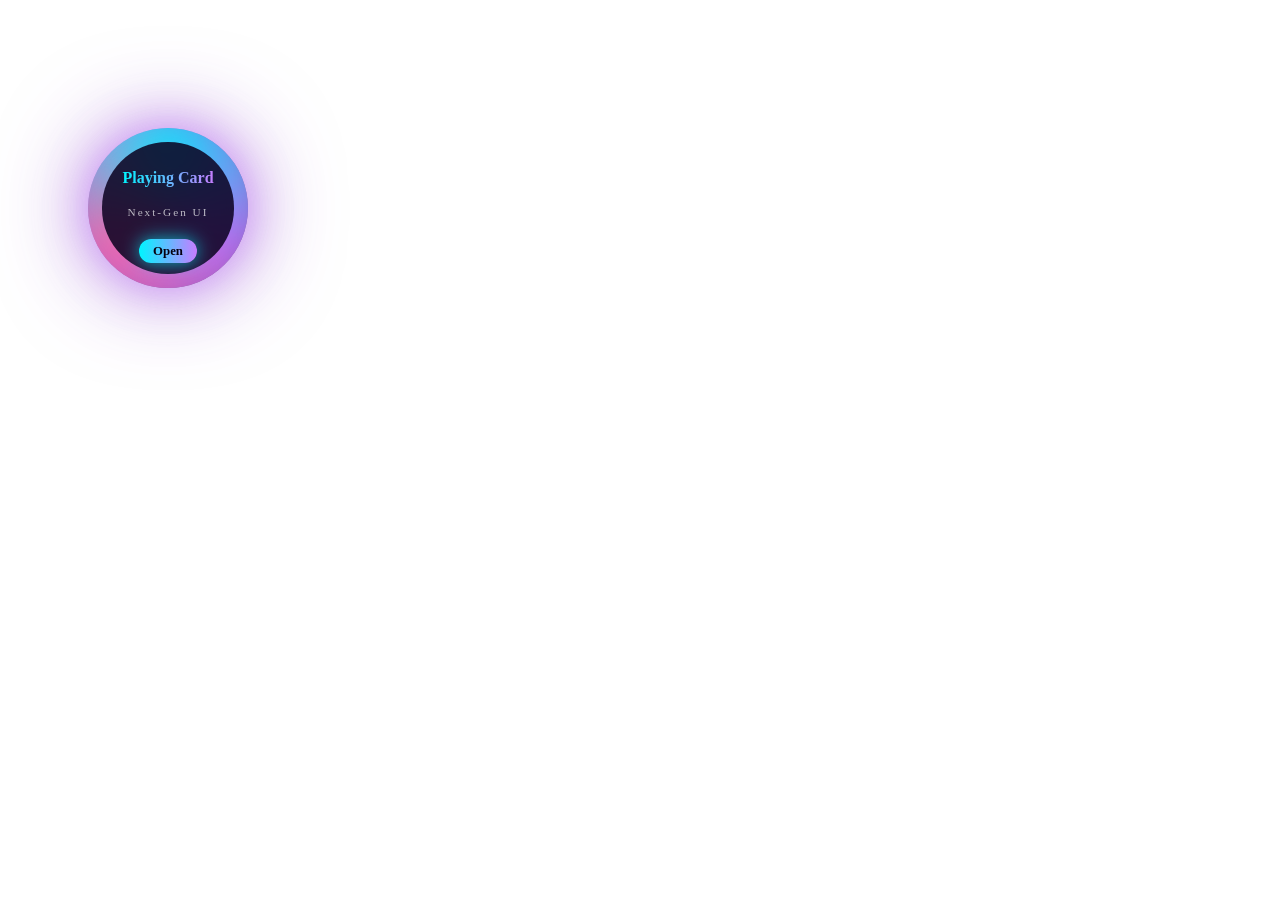
<file: test.html>
<!DOCTYPE html>
<html lang="en">
<head>
    <meta charset="UTF-8">
    <meta name="viewport" content="width=device-width, initial-scale=1.0">
    <title>Document</title>
    <style>
       /* From Uiverse.io by Danishrehman786 */ 
.card-toggle {
  display: none;
}

.card-scene {
  position: relative;
  width: 20em;
  height: 25em;
  perspective: 1800px;
  transition: transform 0.6s cubic-bezier(0.23, 1, 0.32, 1);
}

.card-scene:hover {
  transform: translateY(-10px) rotateX(5deg) rotateY(-5deg);
}

.cosmic-card {
  position: absolute;
  top: 50%;
  left: 50%;
  transition: all 0.9s cubic-bezier(0.34, 1.56, 0.64, 1);
  transform-style: preserve-3d;
  overflow: hidden;
  z-index: 2;
  cursor: pointer;
}

#small-card {
  width: 10em;
  height: 10em;
  border-radius: 50%;
  background: radial-gradient(
    circle at 30% 30%,
    #c77dff,
    #7b2cbf 55%,
    #240046 100%
  );
  box-shadow:
    0 0 40px rgba(199, 125, 255, 0.6),
    0 0 90px rgba(123, 44, 191, 0.6),
    inset 0 0 25px rgba(255, 255, 255, 0.25);
  transform: translate(-50%, -50%) rotateX(0);
  opacity: 1;
  pointer-events: all;
}

#small-card:hover {
  transform: translate(-50%, -50%) scale(1.1) rotateY(10deg) rotateX(5deg);
  box-shadow:
    0 0 60px rgba(199, 125, 255, 0.8),
    0 0 120px rgba(123, 44, 191, 0.8),
    0 20px 40px rgba(0, 0, 0, 0.3),
    inset 0 0 35px rgba(255, 255, 255, 0.35);
}

#large-card {
  width: 13em;
  height: 18em;
  border-radius: 1em;
  background: radial-gradient(circle at 30% 20%, #c77dff, #3c096c 70%);
  box-shadow:
    0 0 35px rgba(199, 125, 255, 0.6),
    0 10px 30px rgba(0, 0, 0, 0.4);
  transform: translate(-50%, -50%) scale(0.8) rotateX(45deg);
  opacity: 0;
  pointer-events: none;
}

.card-toggle:checked ~ #large-card:hover {
  transform: translate(-50%, -50%) rotateY(5deg) rotateX(3deg) scale(1.02);
  box-shadow:
    0 0 50px rgba(199, 125, 255, 0.8),
    0 20px 50px rgba(0, 0, 0, 0.5);
}

.card-toggle:checked ~ #large-card {
  opacity: 1;
  transform: translate(-50%, -50%) rotateX(0);
  pointer-events: all;
  z-index: 3;
}

.card-toggle:checked ~ #small-card {
  opacity: 0;
  transform: translate(-50%, -50%) scale(0.5) rotateX(-45deg);
  pointer-events: none;
}

.energy-ring {
  position: absolute;
  inset: -1.2em;
  border-radius: 50%;
  background: conic-gradient(from 0deg, #00f5ff, #c77dff, #ff70a6, #00f5ff);
  filter: blur(18px);
  opacity: 0.85;
  animation: spin 6s linear infinite;
}

#large-card .energy-ring {
  inset: -1.3em;
  filter: blur(22px);
  border-radius: 1.2em;
}

.card-core {
  position: absolute;
  inset: 0.9em;
  border-radius: 50%;
  background: rgba(10, 0, 30, 0.85);
  backdrop-filter: blur(12px);
  display: flex;
  flex-direction: column;
  align-items: center;
  justify-content: center;
  z-index: 2;
  text-align: center;
  transition: transform 0.5s ease;
}

#small-card:hover .card-core {
  transform: translateZ(15px) scale(1.05);
}

#large-card .card-core {
  position: absolute;
  inset: 0.8em;
  background: rgba(8, 0, 20, 0.85);
  border-radius: 0.9em;
  backdrop-filter: blur(10px);
  padding: 0.7em;
  color: white;
  display: flex;
  flex-direction: column;
  text-align: left;
  align-items: normal;
  justify-content: flex-start;
}

.card-toggle:checked ~ #large-card:hover .card-core {
  transform: translateZ(20px);
}

.title {
  font-size: 1rem;
  font-weight: 800;
  background: linear-gradient(90deg, #00f5ff, #c77dff, #ff70a6);
  background-size: 200%;
  -webkit-background-clip: text;
  background-clip: text;
  color: transparent;
  animation: textFlow 4s linear infinite;
}

#large-card .title {
  font-size: 1em;
}

.subtitle {
  font-size: 0.7em;
  letter-spacing: 0.18em;
  margin-top: 0.3em;
  color: rgba(255, 255, 255, 0.7);
}

#large-card .subtitle {
  font-size: 0.55em;
  letter-spacing: 0.15em;
  opacity: 0.75;
  margin-bottom: 0.4em;
}

.open-btn,
.play-btn {
  margin-top: 0.8em;
  padding: 0.35em 1.1em;
  border-radius: 999px;
  border: none;
  background: linear-gradient(90deg, #00f5ff, #c77dff);
  color: #060010;
  font-weight: 700;
  cursor: pointer;
  box-shadow: 0 0 18px rgba(0, 245, 255, 0.7);
  transition: all 0.4s ease;
  text-decoration: none;
  display: inline-block;
  font-family: inherit;
  font-size: 0.8em;
  position: relative;
  overflow: hidden;
  transform-style: preserve-3d;
}

.open-btn:hover,
.play-btn:hover {
  transform: scale(1.1) translateZ(10px);
  box-shadow:
    0 0 30px rgba(255, 112, 166, 1),
    0 5px 15px rgba(0, 0, 0, 0.3);
}

.play-btn {
  margin-top: 0.4em;
  padding: 0.35em;
  border-radius: 0.5em;
  font-size: 0.6em;
  font-weight: 800;
  display: block;
  text-align: center;
}

.rarity {
  position: absolute;
  top: 0.5em;
  left: 0.5em;
  font-size: 0.55em;
  padding: 0.2em 0.6em;
  border-radius: 999px;
  background: linear-gradient(90deg, #ff70a6, #c77dff);
  color: #12001f;
  font-weight: 800;
  z-index: 5;
  transform: translateZ(20px);
  transition: transform 0.4s ease;
}

#large-card:hover .rarity {
  transform: translateZ(25px) scale(1.05);
}

.energy-cost {
  position: absolute;
  top: 0.45em;
  right: 0.5em;
  width: 1.8em;
  height: 1.8em;
  border-radius: 50%;
  background: #00f5ff;
  color: #050014;
  display: grid;
  place-items: center;
  font-size: 0.8em;
  font-weight: 900;
  box-shadow: 0 0 15px #00f5ff;
  z-index: 5;
  transform: translateZ(20px);
  transition: transform 0.4s ease;
}

#large-card:hover .energy-cost {
  transform: translateZ(25px) scale(1.1);
}

.stats {
  display: flex;
  justify-content: space-between;
  margin: 0.6em 0;
}

.stat {
  font-size: 0.7em;
  font-weight: 800;
  padding: 0.3em 0.6em;
  border-radius: 0.4em;
  background: rgba(0, 0, 0, 0.3);
  transition: transform 0.3s ease;
}

#large-card:hover .stat {
  transform: translateZ(5px);
}

.atk {
  color: #ff4d6d;
}
.def {
  color: #4d96ff;
}

.ability {
  background: rgba(255, 255, 255, 0.08);
  padding: 0.45em;
  border-radius: 0.5em;
  font-size: 0.55em;
  margin-bottom: 0.4em;
  transition: all 0.3s ease;
}

#large-card:hover .ability {
  transform: translateZ(10px);
  background: rgba(255, 255, 255, 0.12);
}

.ability strong {
  display: block;
  color: #00f5ff;
  margin-bottom: 0.15em;
}

.flavor {
  font-size: 0.5em;
  opacity: 0.6;
  font-style: italic;
  margin-top: auto;
  margin-bottom: 0.5em;
  transition: transform 0.3s ease;
}

#large-card:hover .flavor {
  transform: translateZ(5px);
  opacity: 0.8;
}

.spark {
  position: absolute;
  width: 0.5em;
  height: 0.5em;
  border-radius: 50%;
  background: white;
  filter: blur(2px);
  opacity: 0;
  z-index: 3;
  transition: transform 0.3s ease;
}

#small-card:hover .spark {
  animation-duration: 3s;
  opacity: 0.8;
}

#large-card:hover .spark {
  animation-duration: 2.5s;
  opacity: 0.9;
}

.spark-1 {
  top: 20%;
  left: 70%;
  animation: sparkFloat 4s ease-in-out infinite;
}
.spark-2 {
  top: 65%;
  left: 25%;
  animation: sparkFloat 4.5s ease-in-out 1s infinite;
}
.spark-3 {
  top: 40%;
  left: 85%;
  animation: sparkFloat 5s ease-in-out 2s infinite;
}

@keyframes spin {
  to {
    transform: rotate(360deg);
  }
}

@keyframes textFlow {
  to {
    background-position: 200%;
  }
}

@keyframes sparkFloat {
  0%,
  100% {
    transform: translateY(0) scale(0);
    opacity: 0;
  }
  40% {
    opacity: 1;
  }
  60% {
    transform: translateY(-1.6em) scale(1.2);
    opacity: 1;
  }
}

.card-toggle:checked ~ #large-card {
  transform: translate(-50%, -50%) rotateX(0) rotateY(0) translateZ(0);
}

@media (max-width: 480px) {
  .card-scene {
    transform: scale(0.85);
  }

  .card-scene:hover {
    transform: scale(0.85) translateY(-10px) rotateX(5deg) rotateY(-5deg);
  }
}



        
    </style>
</head>
<body>
    <div class="card-scene">
  <input type="checkbox" id="cardToggle" class="card-toggle" />

  <div class="cosmic-card" id="large-card">
    <div class="rarity">EPIC</div>
    <div class="energy-cost">3</div>
    <div class="energy-ring"></div>

    <div class="card-core">
      <p class="title">Playing Card</p>
      <p class="subtitle">Cosmic Mage</p>

      <div class="stats">
        <div class="stat atk">⚔ 28</div>
        <div class="stat def">🛡 18</div>
      </div>

      <div class="ability">
        <strong>Orbit Overload</strong>
        <span>
          Deal 28 damage.<br />
          If enemy has Tech, apply Burn.
        </span>
      </div>

      <p class="flavor">"Developed By Danish Rehman."</p>

      <label for="cardToggle" class="play-btn">Play</label>
    </div>

    <div class="spark spark-1"></div>
    <div class="spark spark-2"></div>
    <div class="spark spark-3"></div>
  </div>

  <label for="cardToggle" class="cosmic-card" id="small-card">
    <div class="energy-ring"></div>

    <div class="card-core">
      <p class="title">Playing Card</p>
      <p class="subtitle">Next-Gen UI</p>

      <div class="open-btn">Open</div>
    </div>

    <div class="spark spark-1"></div>
    <div class="spark spark-2"></div>
    <div class="spark spark-3"></div>
  </label>
</div>

</body>
</html>
</file>
<file: styles.css>
/* ==========================================================================
   DESIGN SYSTEM & VARIABLES
   ========================================================================== */

:root {
    --bg-dark: #0B132B;
    --blue-corp: #185FA5;
    --blue-tech: #0062FF;
    --white: #FFFFFF;
    --bg-light: #EEF4FF;
    --text-heading: #0F172A;
    --text-body: #475569;
    --accent-orange: #F97316;
    --accent-hover: #EA580C;
    --gradient-warm: linear-gradient(135deg, #FB923C 0%, #E11D48 100%);
    --shadow-soft: 0 10px 30px rgba(15, 23, 42, 0.04);
    --shadow-card: 0 20px 40px rgba(0, 98, 255, 0.06);
    --border-radius: 16px;
    --transition: all 0.3s cubic-bezier(0.16, 1, 0.3, 1);
}


/* ==========================================================================
   BASE RESET & UTILITIES
   ========================================================================== */

* {
    margin: 0;
    padding: 0;
    box-sizing: border-box;
    font-family: 'Inter', -apple-system, BlinkMacSystemFont, "Segoe UI", Roboto, sans-serif;
}

body {
    background-color: var(--white);
    color: var(--text-body);
    line-height: 1.6;
    -webkit-font-smoothing: antialiased;
    overflow-x: hidden;
}

.container {
    width: 100%;
    max-width: 1200px;
    margin: 0 auto;
    padding: 0 24px;
}

.section-padding {
    padding: clamp(60px, 8vw, 100px) 0;
}


/* Responsive Grids */

.grid-2 {
    display: grid;
    grid-template-columns: repeat(2, 1fr);
    gap: 40px;
    align-items: center;
}

.grid-3 {
    display: grid;
    grid-template-columns: repeat(3, 1fr);
    gap: 24px;
}

.grid-4 {
    display: grid;
    grid-template-columns: repeat(4, 1fr);
    gap: 20px;
}

@media (max-width: 968px) {
    .grid-2,
    .grid-3 {
        grid-template-columns: 1fr;
        gap: 32px;
    }
}

@media (max-width: 768px) {
    .grid-4 {
        grid-template-columns: repeat(2, 1fr);
        gap: 16px;
    }
}

@media (max-width: 480px) {
    .grid-4 {
        grid-template-columns: 1fr;
    }
}


/* Typography Scale */

h1 {
    font-size: clamp(2.25rem, 5vw, 3.5rem);
    font-weight: 800;
    color: var(--text-heading);
    line-height: 1.15;
    letter-spacing: -0.03em;
    margin-bottom: 24px;
}

h2 {
    font-size: clamp(1.75rem, 4vw, 2.5rem);
    font-weight: 800;
    color: var(--text-heading);
    line-height: 1.2;
    letter-spacing: -0.02em;
}

h3 {
    color: var(--text-heading);
    font-weight: 700;
    letter-spacing: -0.01em;
}

.section-title {
    font-size: clamp(2rem, 4vw, 2.75rem);
    font-weight: 800;
    text-align: center;
    margin-bottom: 16px;
    color: var(--text-heading);
    letter-spacing: -0.02em;
}

.section-subtitle {
    font-size: 1.125rem;
    color: var(--text-body);
    text-align: center;
    max-width: 700px;
    margin: 0 auto 60px auto;
    line-height: 1.6;
}


/* ==========================================================================
   NAVIGATIONBAR & HAMBURGER LAYOUT
   ========================================================================== */

.navbar {
    position: sticky;
    top: 0;
    background: rgba(255, 255, 255, 0.9);
    backdrop-filter: blur(12px);
    -webkit-backdrop-filter: blur(12px);
    border-bottom: 1px solid rgba(15, 23, 42, 0.05);
    z-index: 1000;
    padding: 7px 0;
    transition: var(--transition);
}

.nav-container {
    display: flex;
    justify-content: space-between;
    align-items: center;
}

.logo-block {
    display: flex;
    align-items: center;
    gap: 2px;
    text-decoration: none;
    z-index: 1002;
}

.logo-block {
    display: inline-block;
    text-decoration: none;
    transition: opacity 0.3s ease;
}

.logo-block:hover {
    opacity: 0.8;
}

.logo-icon img {
    max-width: 70%;
    height: auto;
    /* Keeps the aspect ratio perfect */
    width: 200px;
    /* Adjust as needed for your header */
    display: block;
}


/* Responsive adjustment for mobile */

@media (max-width: 768px) {
    .logo-icon img {
        width: 200px;
        /* Slightly smaller on mobile */
    }
}

.nav-links {
    display: flex;
    gap: 8px;
    list-style: none;
}

.nav-links a {
    text-decoration: none;
    color: #64748B;
    font-weight: 500;
    font-size: 0.95rem;
    transition: var(--transition);
    padding: 8px 16px;
    border-radius: 30px;
}

.nav-links a:hover,
.nav-links a.active {
    color: var(--blue-tech);
    background-color: var(--bg-light);
}

.menu-toggle {
    display: none;
    background: none;
    border: none;
    cursor: pointer;
    z-index: 1002;
    padding: 8px;
}

.menu-toggle span {
    display: block;
    width: 24px;
    height: 2px;
    background: var(--text-heading);
    margin: 5px auto;
    transition: var(--transition);
}

@media (max-width: 968px) {
    .nav-links {
        position: fixed;
        top: 0;
        right: -100%;
        width: 80%;
        max-width: 300px;
        height: 100vh;
        background: var(--white);
        box-shadow: -10px 0 30px rgba(0, 0, 0, 0.05);
        flex-direction: column;
        justify-content: flex-start;
        padding: 100px 24px 40px 24px;
        gap: 12px;
        transition: right 0.4s cubic-bezier(0.16, 1, 0.3, 1);
        z-index: 1001;
    }
    .nav-links.active {
        right: 0;
    }
    .menu-toggle {
        display: block;
    }
    .menu-toggle.active span:nth-child(1) {
        transform: translateY(7px) rotate(45deg);
    }
    .menu-toggle.active span:nth-child(2) {
        opacity: 0;
    }
    .menu-toggle.active span:nth-child(3) {
        transform: translateY(-7px) rotate(-45deg);
    }
    .nav-actions {
        display: none;
    }
}

.menu-overlay {
    display: none;
    position: fixed;
    top: 0;
    left: 0;
    width: 100%;
    height: 100%;
    background: rgba(15, 23, 42, 0.4);
    backdrop-filter: blur(4px);
    z-index: 1000;
}

.menu-overlay.active {
    display: block;
}


/* ==========================================================================
   BUTTONS & BADGES
   ========================================================================== */

.btn {
    display: inline-flex;
    align-items: center;
    justify-content: center;
    padding: 14px 28px;
    border-radius: 30px;
    font-weight: 600;
    text-decoration: none;
    transition: var(--transition);
    cursor: pointer;
    font-size: 0.95rem;
    text-align: center;
}

.btn-pill-gradient {
    background: var(--gradient-warm);
    color: var(--white);
    border: none;
}

.btn-pill-gradient:hover {
    transform: translateY(-2px);
    box-shadow: 0 8px 20px rgba(225, 29, 72, 0.2);
}

.btn-pill-white {
    background: var(--white);
    color: var(--text-heading);
    border: 1px solid rgba(15, 23, 42, 0.08);
    box-shadow: 0 2px 8px rgba(15, 23, 42, 0.04);
}

.btn-pill-white:hover {
    background: var(--bg-light);
    transform: translateY(-2px);
}

.btn-pill-outline {
    background: transparent;
    color: #1E40AF;
    border: 2px solid #2563EB;
}

.btn-pill-outline:hover {
    background: rgba(37, 99, 243, 0.05);
    transform: translateY(-2px);
}

.btn-nav-apply {
    background: var(--gradient-warm);
    color: var(--white);
    padding: 10px 20px;
    border-radius: 8px;
    text-decoration: none;
    font-weight: 600;
    font-size: 0.9rem;
    transition: var(--transition);
    cursor: pointer;
}

.btn-nav-apply:hover {
    opacity: 0.95;
    transform: translateY(-1px);
}

.hero-badge {
    display: inline-flex;
    align-items: center;
    gap: 8px;
    padding: 8px 18px;
    background: var(--white);
    border: 1px solid rgba(15, 23, 42, 0.08);
    border-radius: 30px;
    color: #475569;
    font-size: 0.85rem;
    font-weight: 500;
    box-shadow: 0 2px 10px rgba(0, 0, 0, 0.02);
    margin-bottom: 24px;
}

.hero-badge span {
    color: var(--blue-tech);
    font-size: 1.1rem;
}

.hero-button-group {
    display: flex;
    gap: 12px;
    justify-content: center;
    flex-wrap: wrap;
    margin-bottom: 32px;
}

@media (max-width: 480px) {
    .hero-button-group {
        flex-direction: column;
        width: 100%;
        max-width: 320px;
        margin-left: auto;
        margin-right: auto;
    }
    .hero-button-group .btn {
        width: 100%;
    }
}


/* ==========================================================================
   CARDS FRAMEWORK
   ========================================================================== */

.card {
    background: var(--white);
    border: 1px solid rgba(15, 23, 42, 0.05);
    border-radius: var(--border-radius);
    padding: 32px;
    box-shadow: var(--shadow-soft);
    transition: var(--transition);
}

.card:hover {
    transform: translateY(-4px);
    box-shadow: var(--shadow-card);
}

.pillar-card {
    background: var(--white);
    border: 1px solid #E2E8F0;
    border-radius: var(--border-radius);
    padding: 32px;
    box-shadow: var(--shadow-soft);
    transition: var(--transition);
    display: flex;
    flex-direction: column;
    align-items: flex-start;
    text-align: left;
}

.pillar-card:hover {
    transform: translateY(-4px);
    box-shadow: var(--shadow-card);
    border-color: #CBD5E1;
}

.pillar-icon-box {
    width: 48px;
    height: 48px;
    border-radius: 12px;
    display: flex;
    align-items: center;
    justify-content: center;
    font-size: 1.35rem;
    color: var(--white);
    margin-bottom: 24px;
}

.pillar-card h3 {
    font-size: 1.25rem;
    font-weight: 700;
    color: #0F172A;
    margin-bottom: 12px;
}

.pillar-card p {
    font-size: 0.925rem;
    color: #475569;
    line-height: 1.6;
}


/* Stat Cards */

.stat-container-grid {
    display: grid;
    grid-template-columns: repeat(4, 1fr);
    gap: 20px;
    margin-top: 60px;
}

@media (max-width: 768px) {
    .stat-container-grid {
        grid-template-columns: repeat(2, 1fr);
        gap: 16px;
    }
}

@media (max-width: 480px) {
    .stat-container-grid {
        grid-template-columns: 1fr;
    }
}

.stat-metric-card {
    background: var(--white);
    border: 1px solid rgba(15, 23, 42, 0.04);
    border-radius: 16px;
    padding: 24px;
    box-shadow: 0 4px 20px rgba(0, 0, 0, 0.02);
    text-align: center;
}

.stat-number {
    font-size: clamp(1.75rem, 4vw, 2.25rem);
    font-weight: 800;
    color: #0062FF;
    margin-bottom: 4px;
}

.stat-label {
    font-size: 0.85rem;
    color: #64748B;
    font-weight: 600;
}


/* Form Styles */

.form-card {
    background: var(--white);
    border: 1px solid rgba(15, 23, 42, 0.06);
    border-radius: 16px;
    padding: 40px;
    box-shadow: var(--shadow-card);
    max-width: 640px;
    margin: 0 auto;
}

.form-group {
    margin-bottom: 24px;
    text-align: left;
}

.form-group label {
    display: block;
    margin-bottom: 8px;
    font-weight: 600;
    color: var(--text-heading);
    font-size: 0.9rem;
}

.form-control {
    width: 100%;
    padding: 14px;
    border: 1px solid rgba(15, 23, 42, 0.12);
    border-radius: 8px;
    outline: none;
    background: #fff;
    font-size: 1rem;
    transition: var(--transition);
}

.form-control:focus {
    border-color: var(--blue-tech);
    box-shadow: 0 0 0 4px rgba(0, 98, 255, 0.08);
}


/* Footer layout */

footer {
    background: #0F172A;
    color: #94A3B8;
    padding: 80px 0 40px 0;
    border-top: 1px solid rgba(255, 255, 255, 0.05);
}

.footer-grid {
    display: grid;
    grid-template-columns: 2.5fr repeat(3, 1fr);
    gap: 48px;
    margin-bottom: 60px;
}

@media (max-width: 968px) {
    .footer-grid {
        grid-template-columns: 1fr;
        gap: 40px;
    }
}

.footer-links {
    list-style: none;
}

.footer-links li {
    margin-bottom: 14px;
}

.footer-links a {
    color: #94A3B8;
    text-decoration: none;
    transition: var(--transition);
}

.footer-links a:hover {
    color: var(--accent-orange);
}

.footer-bottom {
    border-top: 1px solid rgba(255, 255, 255, 0.08);
    padding-top: 40px;
    display: flex;
    justify-content: space-between;
    align-items: center;
    font-size: 0.9rem;
}

@media (max-width: 576px) {
    .footer-bottom {
        flex-direction: column;
        gap: 16px;
        text-align: center;
    }
}
</file>
